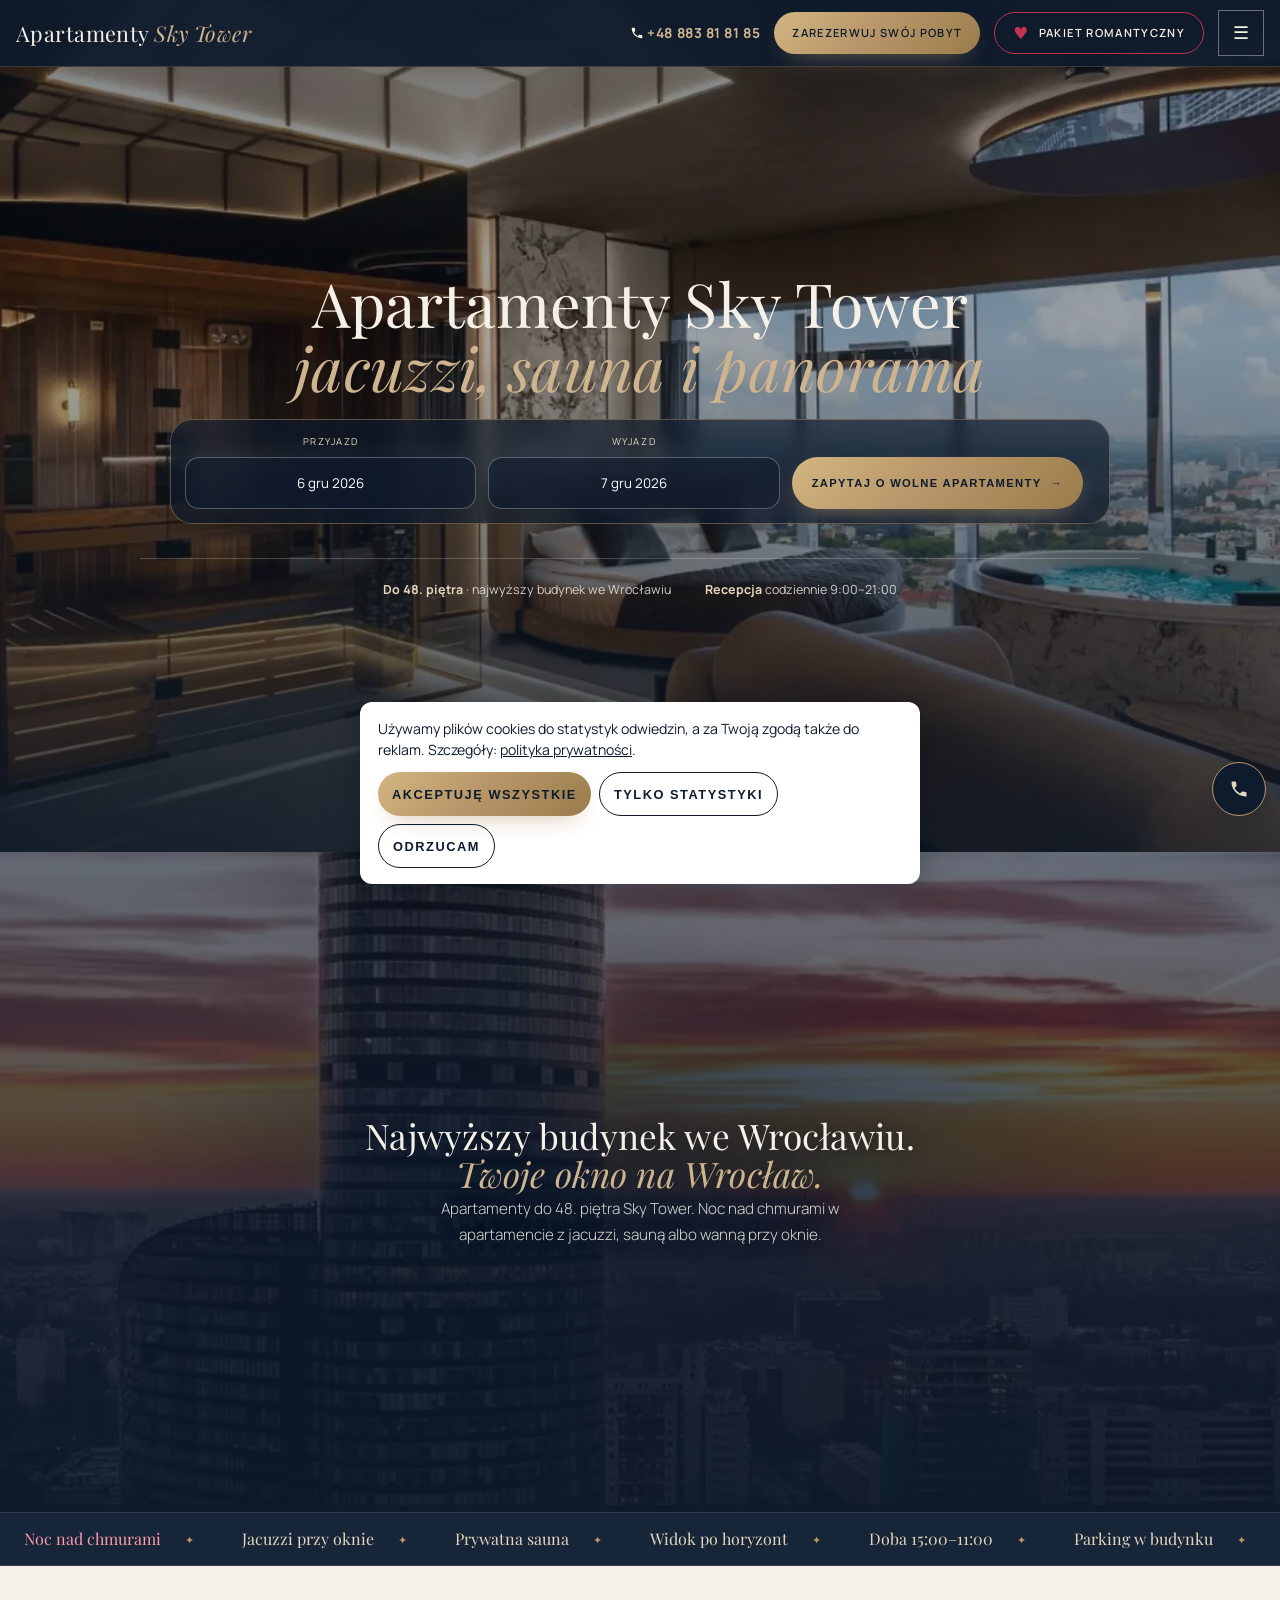
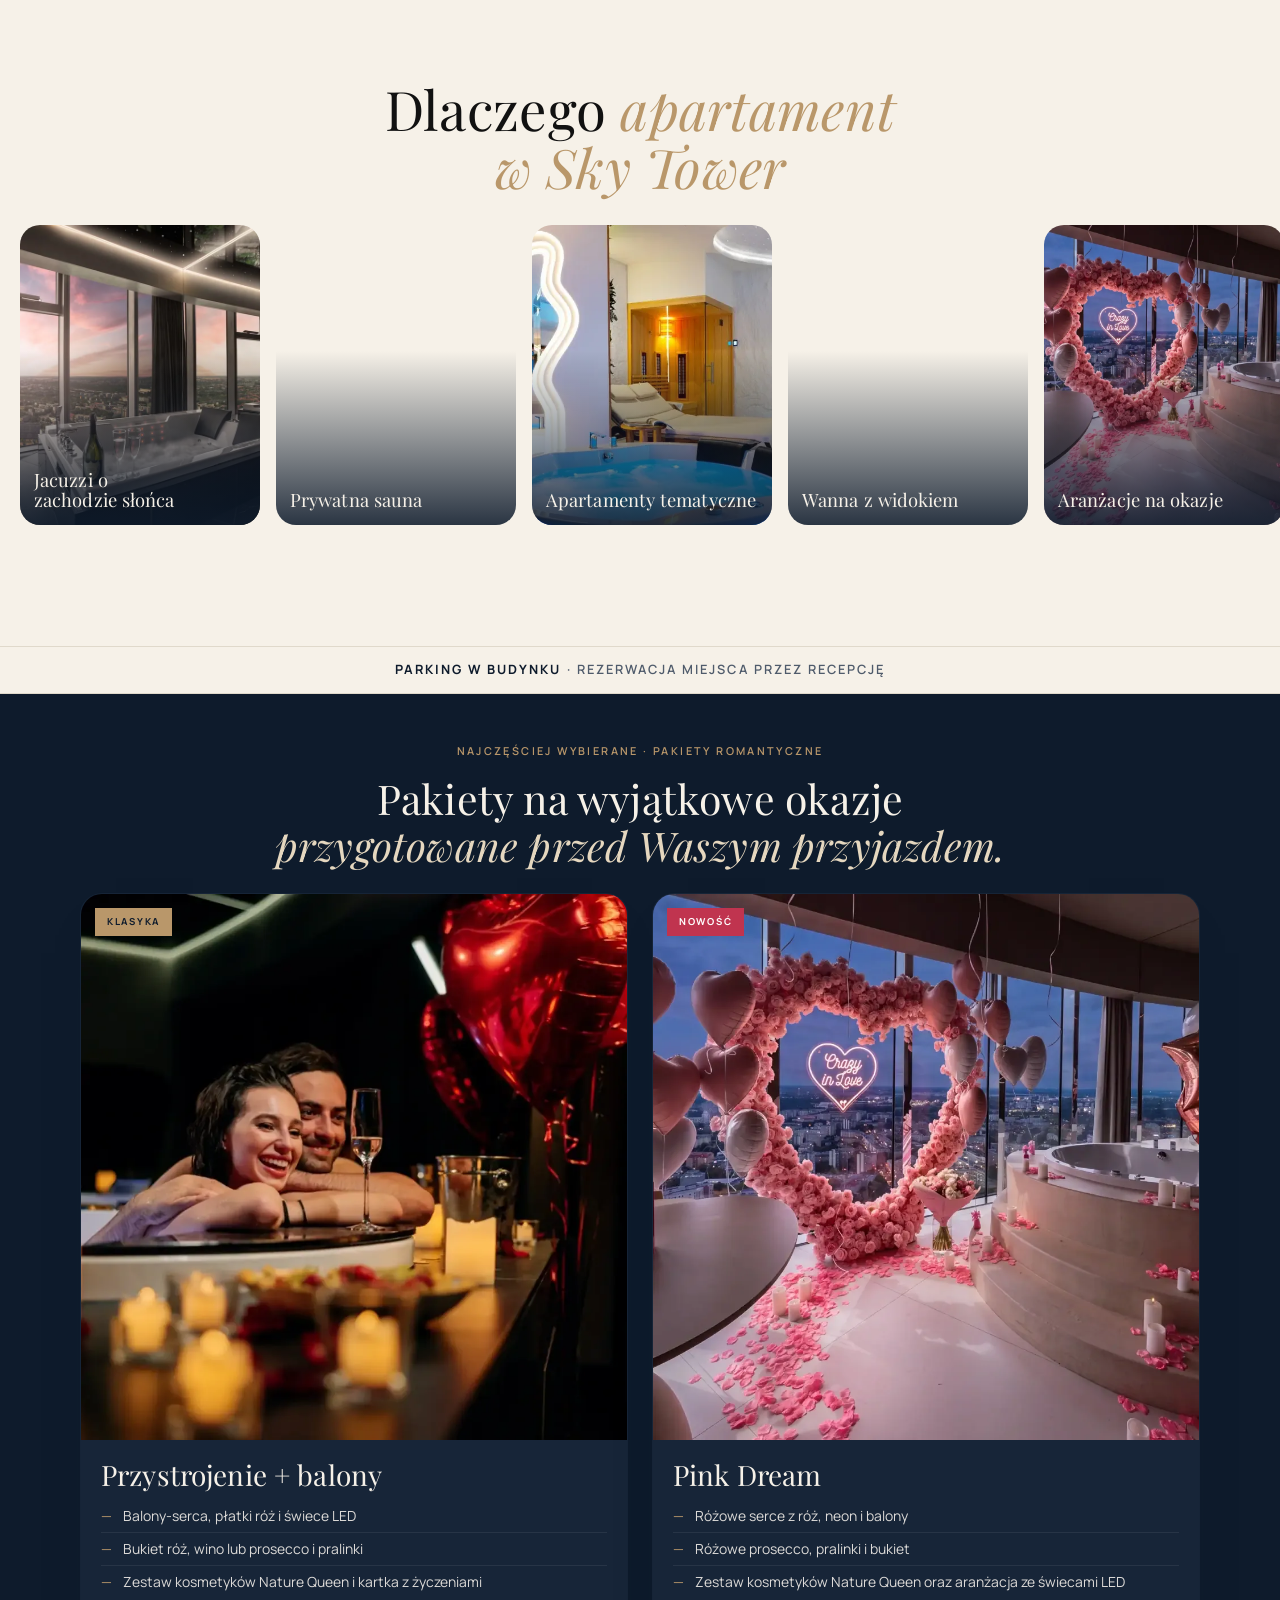
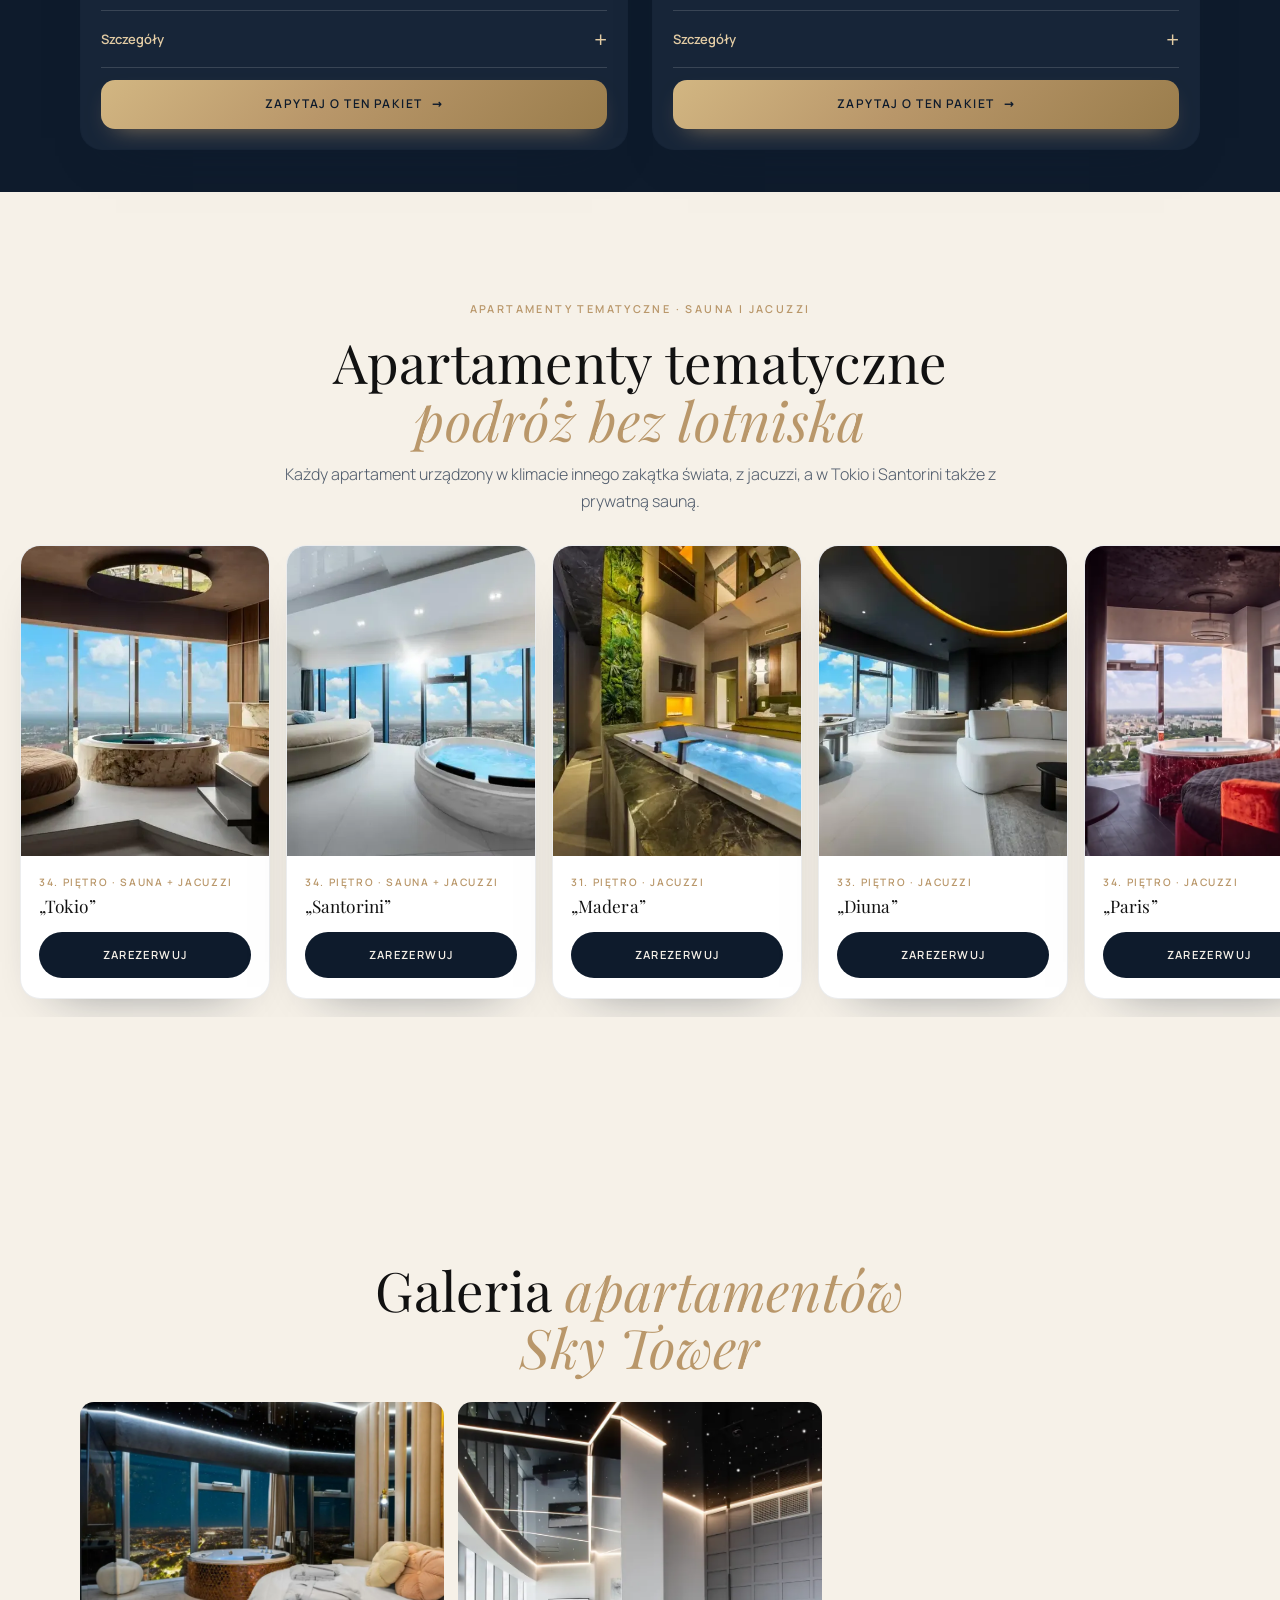
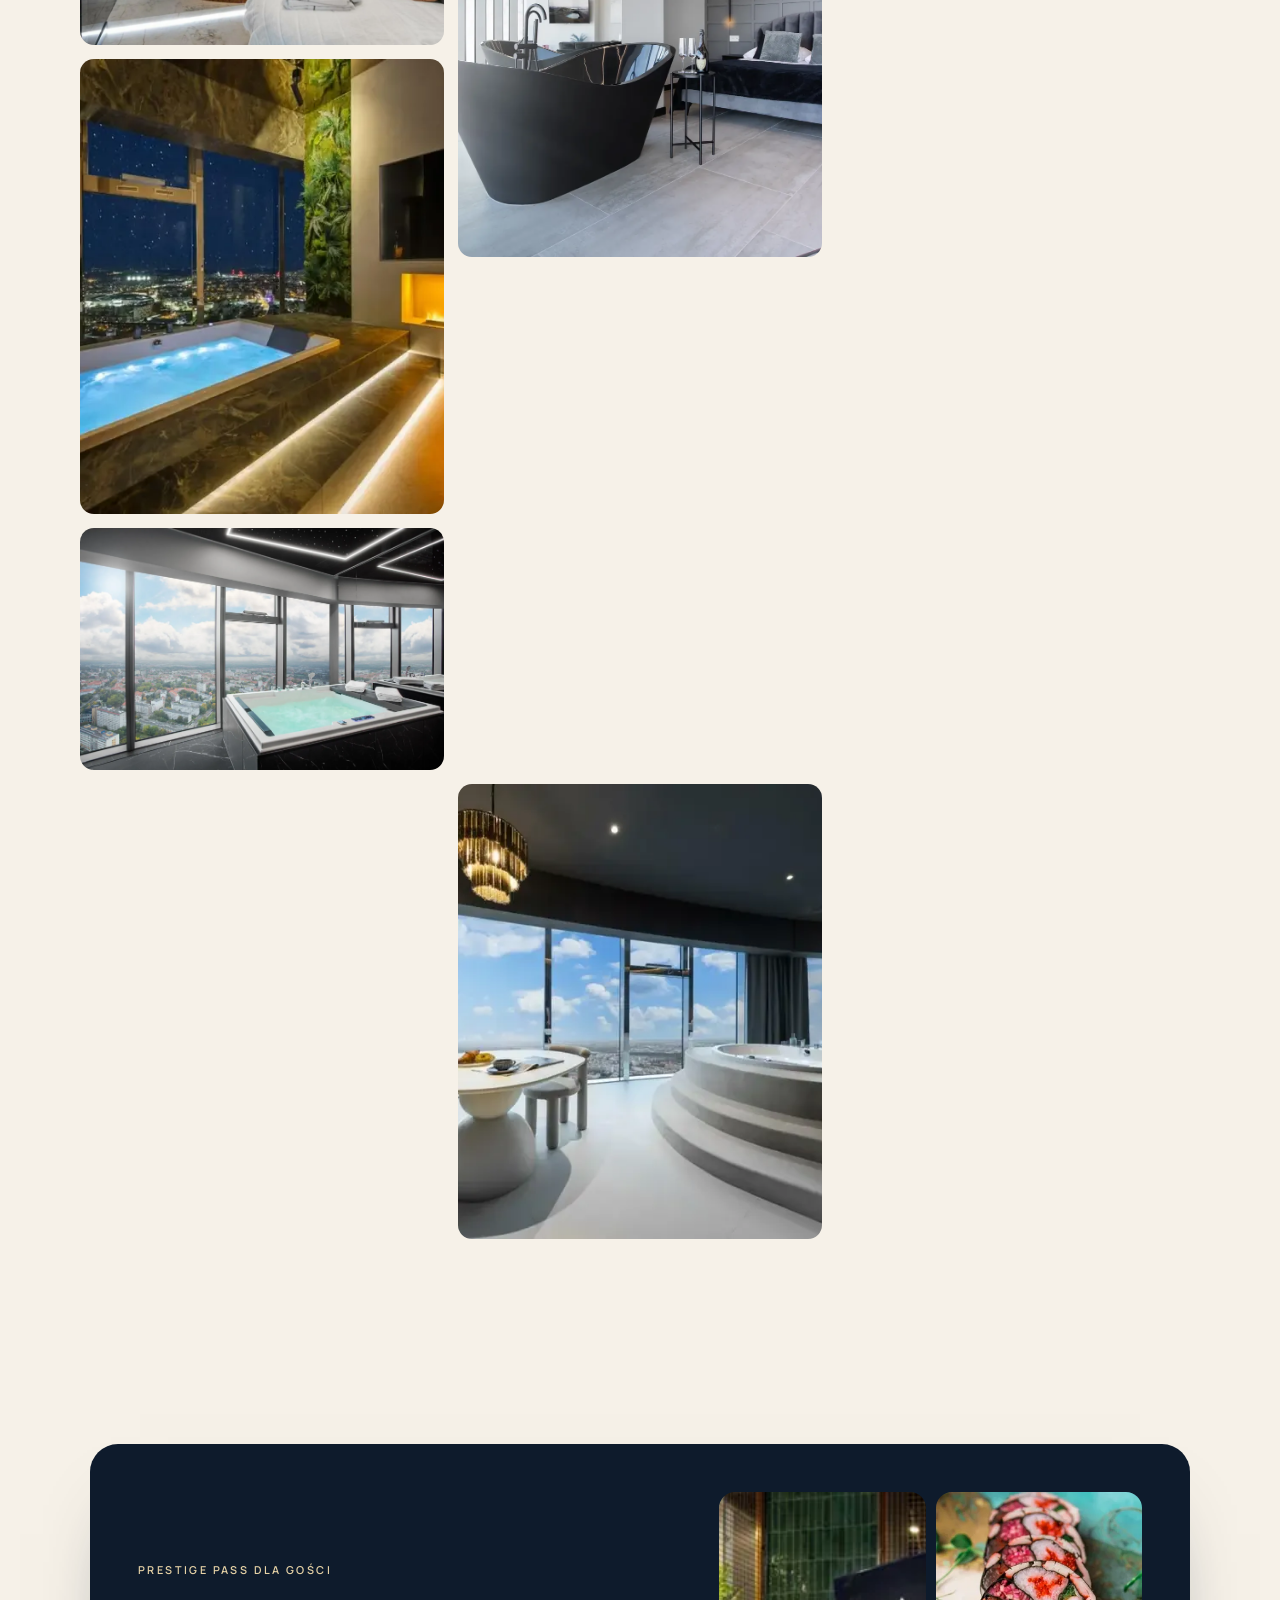
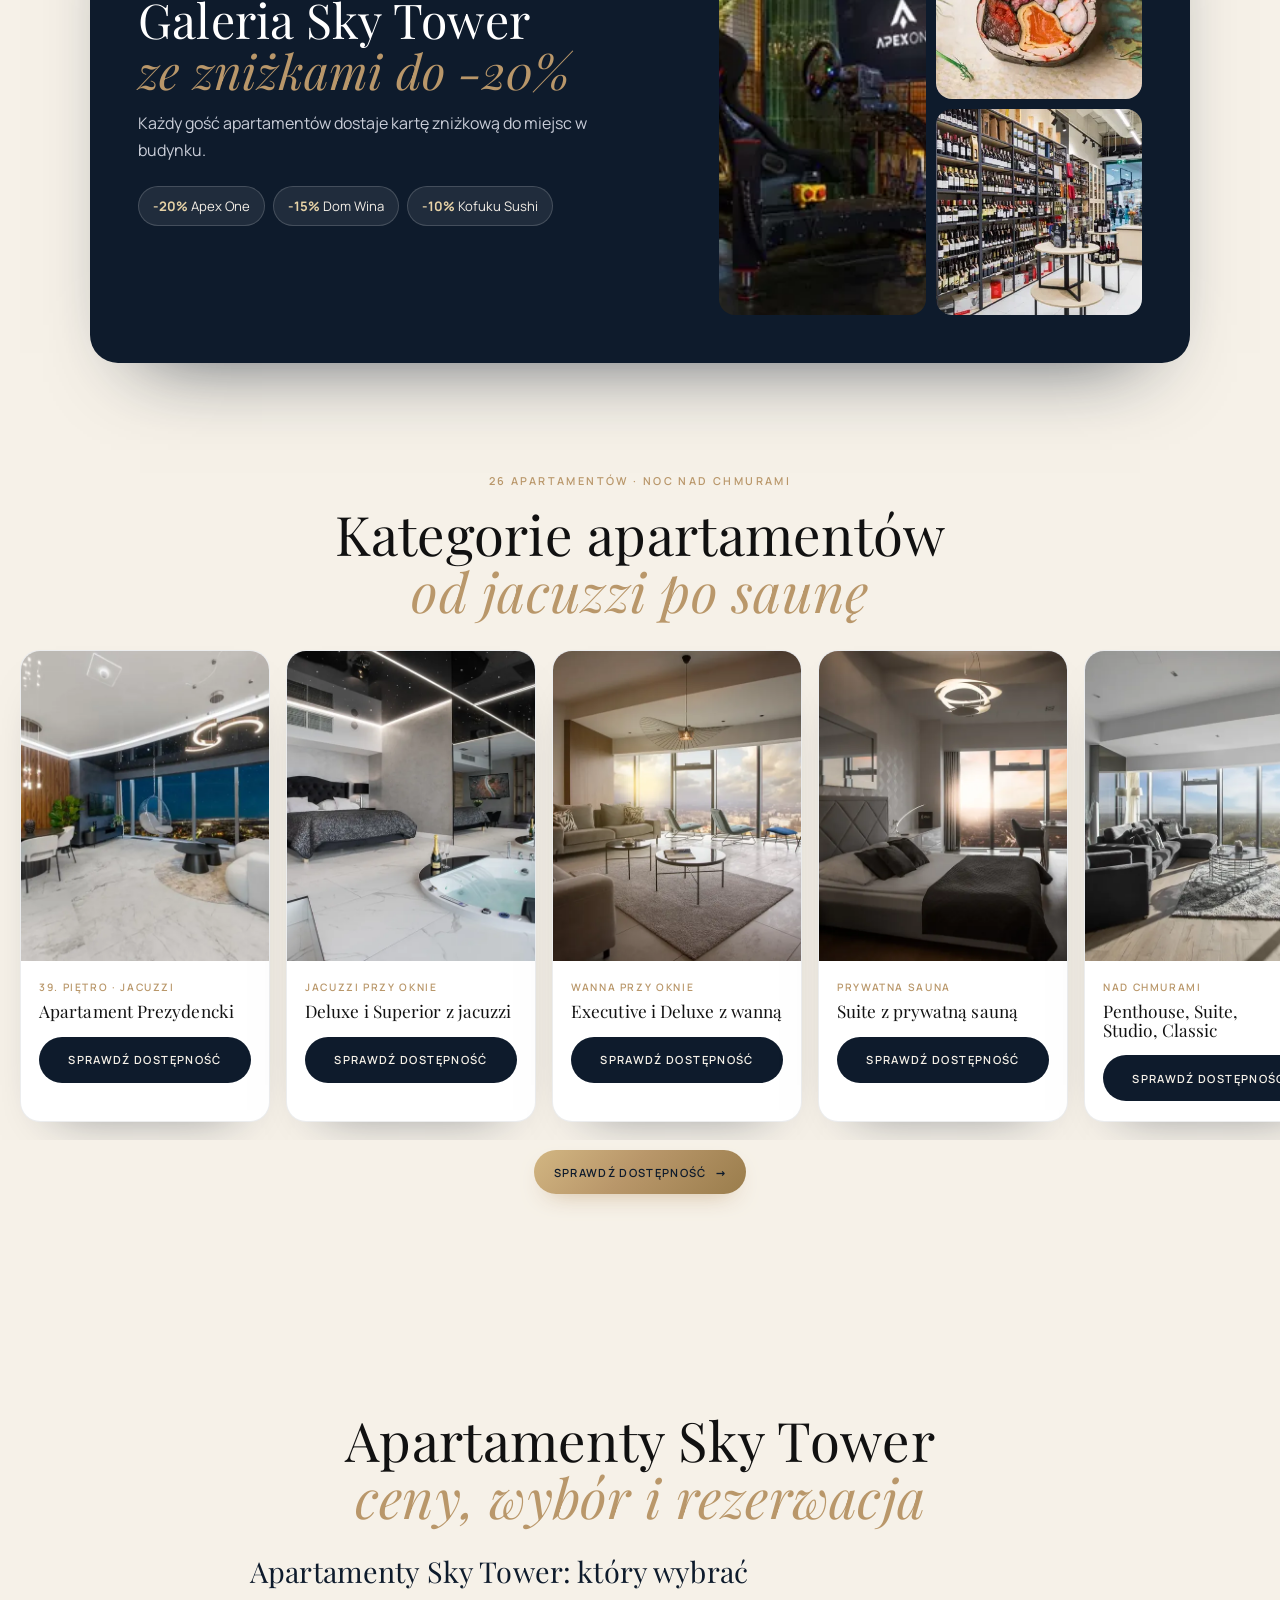
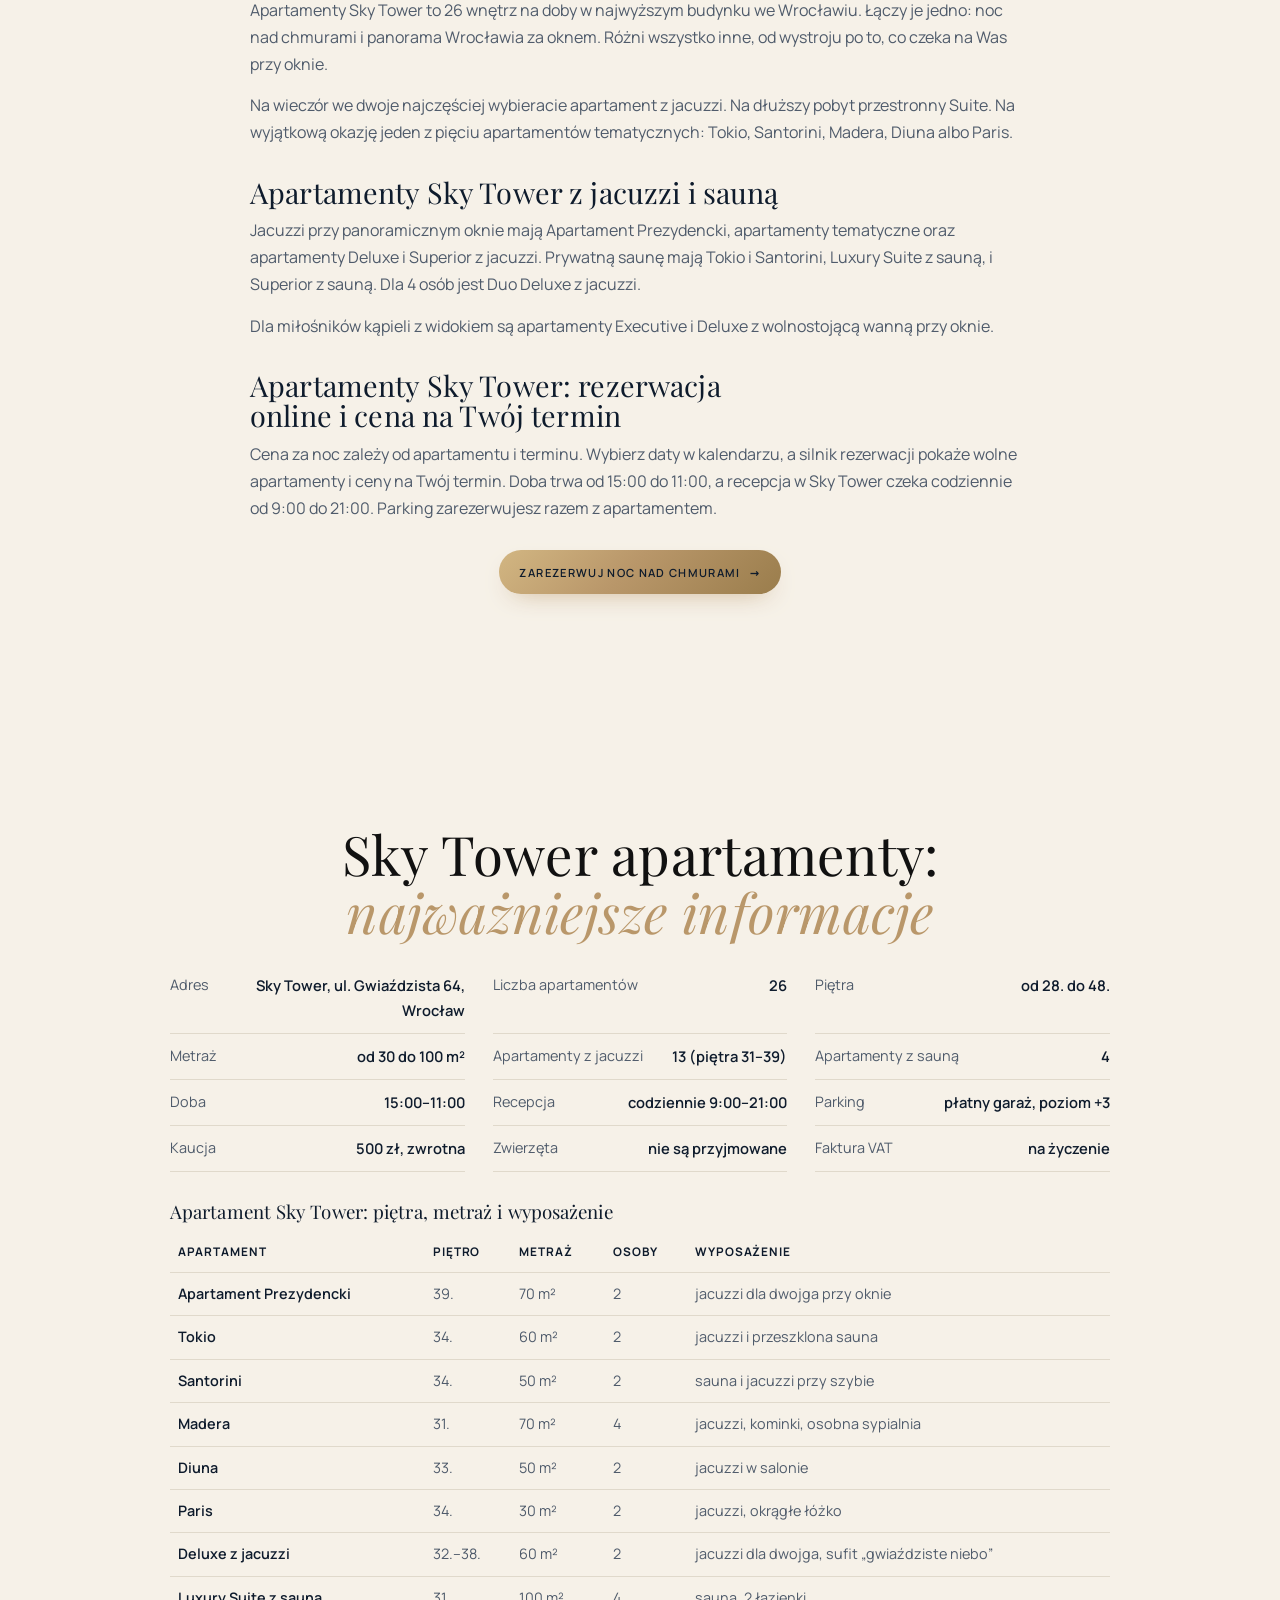
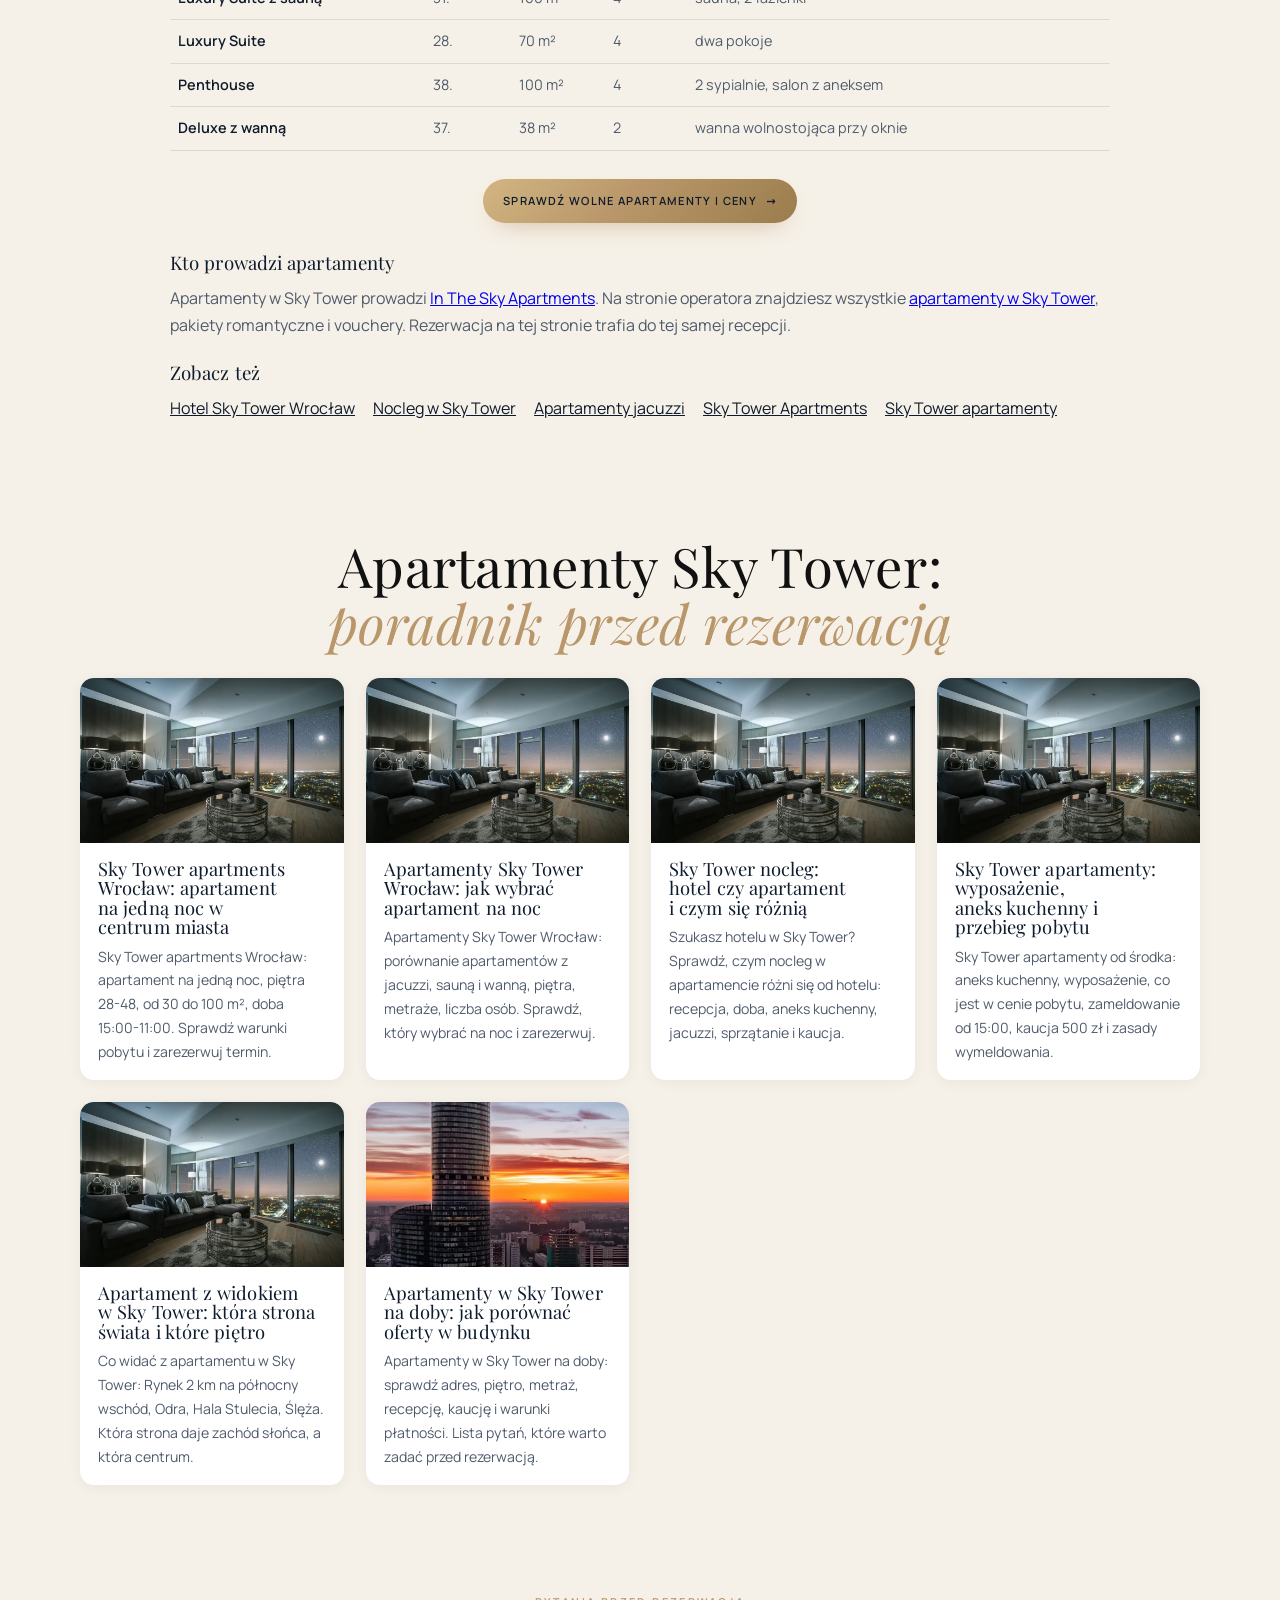
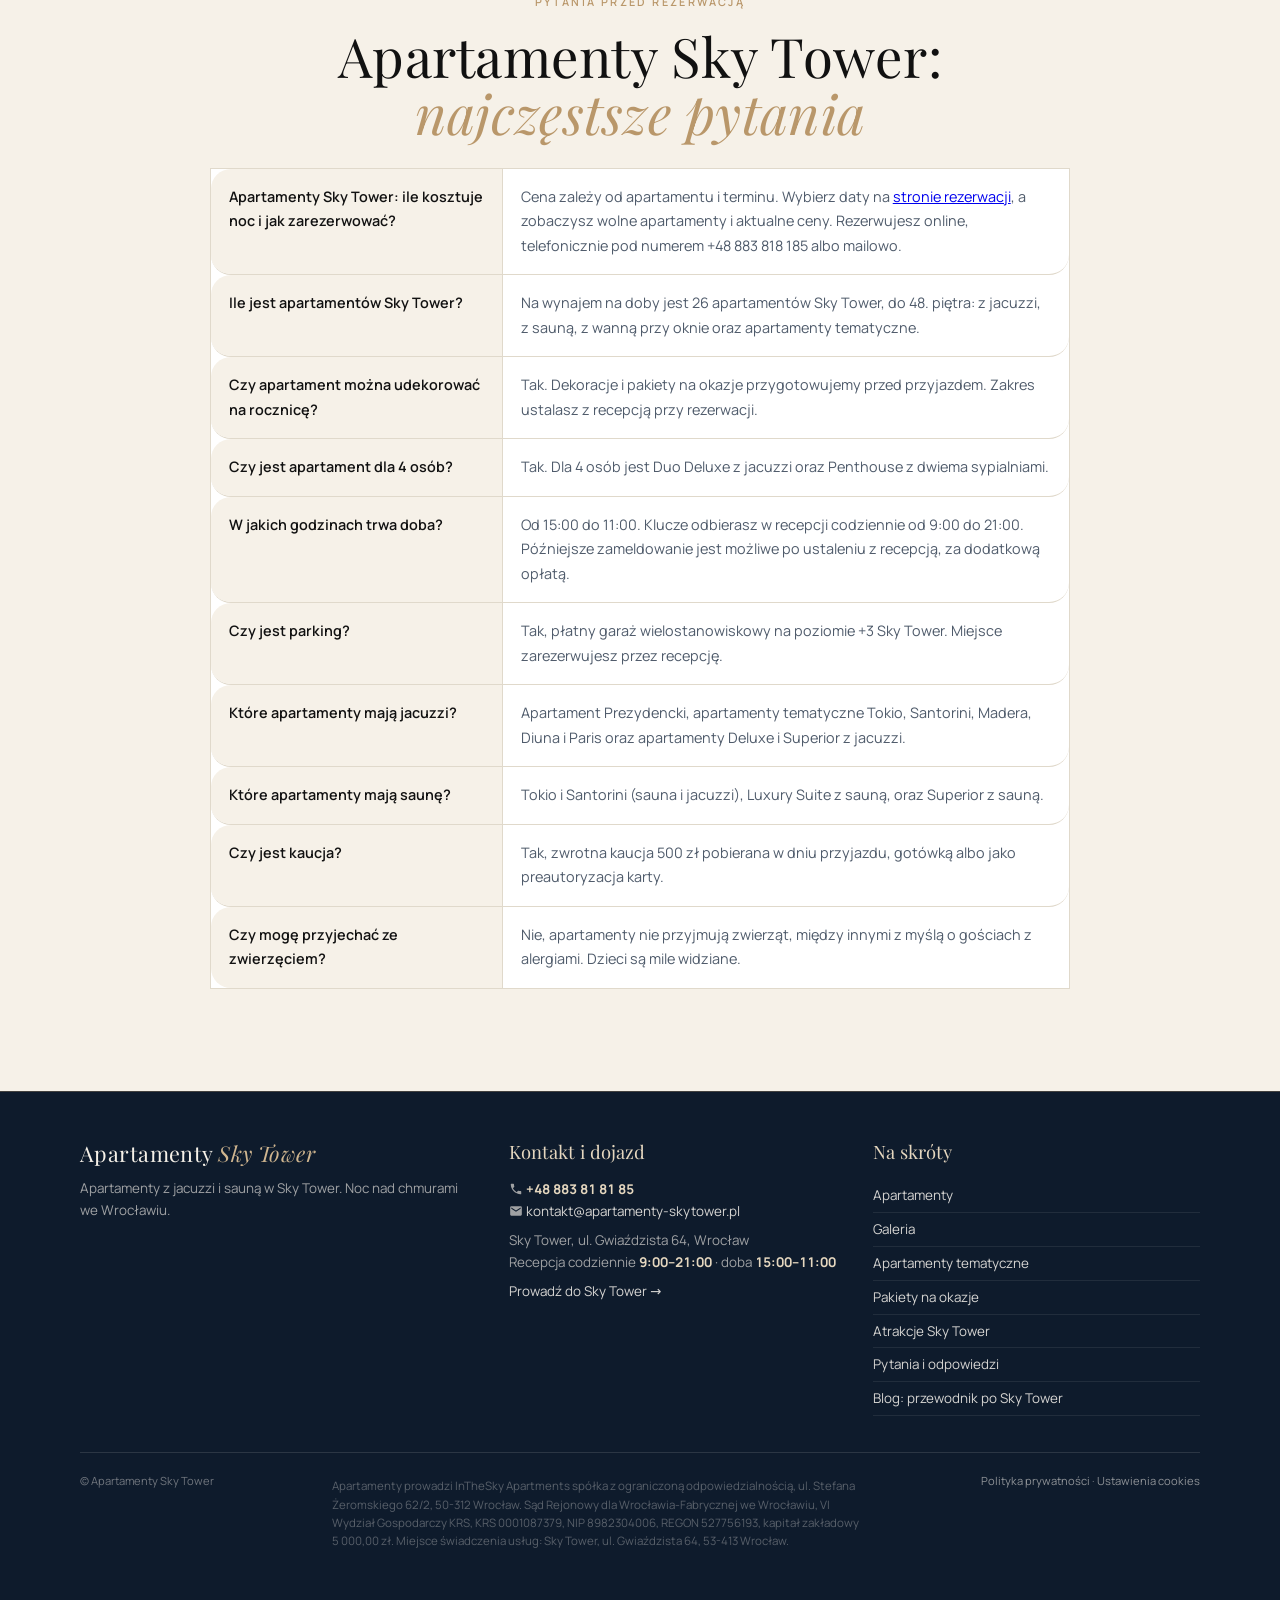
<file: index.html>
<!DOCTYPE html>
<html lang="pl">
<head>
<meta charset="utf-8"/>
<script async src="https://www.googletagmanager.com/gtag/js?id=G-RV4G81XBP1"></script>
<script>window.dataLayer=window.dataLayer||[];function gtag(){dataLayer.push(arguments);}
gtag('consent','default',{ad_storage:'denied',ad_user_data:'denied',ad_personalization:'denied',analytics_storage:'denied',functionality_storage:'granted',security_storage:'granted',wait_for_update:500});
gtag('set','ads_data_redaction',true);gtag('set','url_passthrough',true);
window.zgodaClarity=function(){if(window.clarity)return;(function(c,l,a,r,i,t,y){c[a]=c[a]||function(){(c[a].q=c[a].q||[]).push(arguments)};t=l.createElement(r);t.async=1;t.src="https://www.clarity.ms/tag/"+i;y=l.getElementsByTagName(r)[0];y.parentNode.insertBefore(t,y);})(window,document,"clarity","script","z1pkvs44yq");};
try{var c=JSON.parse(localStorage.getItem('zgoda-v1')||'null');if(c){gtag('consent','update',{analytics_storage:c.a?'granted':'denied',ad_storage:c.m?'granted':'denied',ad_user_data:c.m?'granted':'denied',ad_personalization:c.m?'granted':'denied'});if(c.a)zgodaClarity();}}catch(e){}
gtag('js',new Date());gtag('config','G-RV4G81XBP1');</script>
<script>(function(w,d,s,l,i){w[l]=w[l]||[];w[l].push({'gtm.start':new Date().getTime(),event:'gtm.js'});var f=d.getElementsByTagName(s)[0],j=d.createElement(s);j.async=true;j.src='https://www.googletagmanager.com/gtm.js?id='+i;f.parentNode.insertBefore(j,f);})(window,document,'script','dataLayer','GTM-NVNTM3CW');</script>

<meta content="width=device-width, initial-scale=1.0" name="viewport"/>
<title>Apartamenty Sky Tower Wrocław: jacuzzi, sauna, noc nad chmurami</title>
<meta name="description" content="Apartamenty Sky Tower we Wrocławiu: apartamenty z jacuzzi przy oknie, z prywatną sauną i wanną z widokiem, pięć apartamentów tematycznych. Do 48. piętra najwyższego budynku we Wrocławiu. Rezerwacja online."/>
<meta name="robots" content="index, follow, max-image-preview:large"/>
<link href="https://apartamenty-skytower.pl/" rel="canonical"/>
<meta property="og:type" content="website"/><meta property="og:locale" content="pl_PL"/>
<meta property="og:title" content="Apartamenty Sky Tower Wrocław: jacuzzi, sauna, noc nad chmurami"/><meta property="og:description" content="Apartamenty Sky Tower we Wrocławiu: apartamenty z jacuzzi przy oknie, z prywatną sauną i wanną z widokiem, pięć apartamentów tematycznych. Do 48. piętra najwyższego budynku we Wrocławiu. Rezerwacja online."/>
<meta property="og:url" content="https://apartamenty-skytower.pl/"/><meta property="og:image" content="https://apartamenty-skytower.pl/media/tokio-panorama-2000-3db37ec-1440.webp"/>
<meta name="theme-color" content="#0e1b2c"/>
<link rel="icon" href="/favicon.svg" type="image/svg+xml"/>
<link as="font" crossorigin="" href="/fonts/playfair-latin.woff2" rel="preload" type="font/woff2"/>
<link rel="preload" as="image" href="/media/tokio-panorama-2000-3db37ec-1440.webp" fetchpriority="high"/>
<link href="/style.css?v=202610221531" rel="stylesheet"/>
<script type="application/ld+json">{"@context":"https://schema.org","@graph":[{"@type":"WebSite","url":"https://apartamenty-skytower.pl/","name":"Apartamenty Sky Tower","inLanguage":"pl-PL"},{"@type":"LodgingBusiness","name":"Apartamenty Sky Tower","description":"Apartamenty Sky Tower we Wrocławiu: apartamenty z jacuzzi przy oknie, z prywatną sauną i wanną z widokiem, pięć apartamentów tematycznych. Do 48. piętra najwyższego budynku we Wrocławiu. Rezerwacja online.","url":"https://apartamenty-skytower.pl/","telephone":"+48 883 81 81 85","email":"kontakt@apartamenty-skytower.pl","checkinTime":"15:00","checkoutTime":"11:00","numberOfRooms":26,"petsAllowed":false,"image":"https://apartamenty-skytower.pl/media/tokio-panorama-2000-3db37ec-1440.webp","address":{"@type":"PostalAddress","streetAddress":"ul. Gwiaździsta 64","postalCode":"53-413","addressLocality":"Wrocław","addressCountry":"PL"},"amenityFeature":[{"@type":"LocationFeatureSpecification","name":"Jacuzzi przy oknie","value":true},{"@type":"LocationFeatureSpecification","name":"Prywatna sauna","value":true},{"@type":"LocationFeatureSpecification","name":"Parking w budynku","value":true},{"@type":"LocationFeatureSpecification","name":"Recepcja","value":true}],"parentOrganization":{"@type":"Organization","name":"In The Sky Apartments","legalName":"InTheSky Apartments sp. z o.o.","url":"https://inthesky.apartments/"},"sameAs":["https://inthesky.apartments/"]},{"@type":"FAQPage","mainEntity":[{"@type":"Question","name":"Apartamenty Sky Tower: ile kosztuje noc i jak zarezerwować?","acceptedAnswer":{"@type":"Answer","text":"Cena zależy od apartamentu i terminu. Wybierz daty na stronie rezerwacji, a zobaczysz wolne apartamenty i aktualne ceny. Rezerwujesz online, telefonicznie pod numerem +48 883 818 185 albo mailowo."}},{"@type":"Question","name":"Ile jest apartamentów Sky Tower?","acceptedAnswer":{"@type":"Answer","text":"Na wynajem na doby jest 26 apartamentów Sky Tower, do 48. piętra: z jacuzzi, z sauną, z wanną przy oknie oraz apartamenty tematyczne."}},{"@type":"Question","name":"Czy apartament można udekorować na rocznicę?","acceptedAnswer":{"@type":"Answer","text":"Tak. Dekoracje i pakiety na okazje przygotowujemy przed przyjazdem. Zakres ustalasz z recepcją przy rezerwacji."}},{"@type":"Question","name":"Czy jest apartament dla 4 osób?","acceptedAnswer":{"@type":"Answer","text":"Tak. Dla 4 osób jest Duo Deluxe z jacuzzi oraz Penthouse z dwiema sypialniami."}},{"@type":"Question","name":"W jakich godzinach trwa doba?","acceptedAnswer":{"@type":"Answer","text":"Od 15:00 do 11:00. Klucze odbierasz w recepcji codziennie od 9:00 do 21:00. Późniejsze zameldowanie jest możliwe po ustaleniu z recepcją, za dodatkową opłatą."}},{"@type":"Question","name":"Czy jest parking?","acceptedAnswer":{"@type":"Answer","text":"Tak, płatny garaż wielostanowiskowy na poziomie +3 Sky Tower. Miejsce zarezerwujesz przez recepcję."}},{"@type":"Question","name":"Które apartamenty mają jacuzzi?","acceptedAnswer":{"@type":"Answer","text":"Apartament Prezydencki, apartamenty tematyczne Tokio, Santorini, Madera, Diuna i Paris oraz apartamenty Deluxe i Superior z jacuzzi."}},{"@type":"Question","name":"Które apartamenty mają saunę?","acceptedAnswer":{"@type":"Answer","text":"Tokio i Santorini (sauna i jacuzzi), Luxury Suite z sauną, oraz Superior z sauną."}},{"@type":"Question","name":"Czy jest kaucja?","acceptedAnswer":{"@type":"Answer","text":"Tak, zwrotna kaucja 500 zł pobierana w dniu przyjazdu, gotówką albo jako preautoryzacja karty."}},{"@type":"Question","name":"Czy mogę przyjechać ze zwierzęciem?","acceptedAnswer":{"@type":"Answer","text":"Nie, apartamenty nie przyjmują zwierząt, między innymi z myślą o gościach z alergiami. Dzieci są mile widziane."}}]}]}</script>
</head>
<body>
<header class="topbar">
<a class="wordmark" href="/">Apartamenty <em>Sky Tower</em></a>
<span class="grow"></span>
<a class="top-tel" href="tel:+48883818185"><svg aria-hidden="true" class="ico" viewBox="0 0 24 24"><path d="M6.62 10.79a15.05 15.05 0 0 0 6.59 6.59l2.2-2.2a1 1 0 0 1 1.02-.24c1.12.37 2.33.57 3.57.57a1 1 0 0 1 1 1V20a1 1 0 0 1-1 1C10.85 21 3 13.15 3 4a1 1 0 0 1 1-1h3.5a1 1 0 0 1 1 1c0 1.24.2 2.45.57 3.57a1 1 0 0 1-.25 1.02l-2.2 2.2z"/></svg> <span>+48 883 81 81 85</span></a>
<a class="btn btn-gold" href="/rezerwacja/">Zarezerwuj swój pobyt</a>
<a class="btn btn-heart top-cta2" href="/" data-to="pakiety"><span class="hh">♥</span> Pakiet romantyczny</a>
<button aria-label="Otwórz menu" class="burger" data-menu-open="">☰</button>
</header>
<nav aria-label="Menu główne" class="menu" id="menu">
<button aria-label="Zamknij menu" class="close" data-menu-close="">✕</button>
<span class="eyebrow">Najczęściej wybierane</span>
<ul class="best">
<li><a href="/" data-to="pakiety"><span class="bic">♥</span><span class="btx"><b>Pakiety romantyczne</b><small>aranżacja przed Waszym przyjazdem</small></span><span class="chev">→</span></a></li>
<li><a href="/" data-to="kierunki"><span class="bic">✦</span><span class="btx"><b>Pięć kierunków świata</b><small>Tokio · Santorini · Madera · Diuna · Paris</small></span><span class="chev">→</span></a></li>
</ul>
<span class="eyebrow">Menu</span>
<ul class="plain">
<li><a href="/" data-to="apartamenty">Apartamenty</a></li><li><a href="/" data-to="galeria">Galeria</a></li><li><a href="/" data-to="kierunki">Apartamenty tematyczne</a></li><li><a href="/" data-to="pakiety">Pakiety na okazje</a></li><li><a href="/" data-to="atrakcje">Atrakcje Sky Tower</a></li><li><a href="/" data-to="faq">Pytania i odpowiedzi</a></li><li><a href="/blog/">Blog: przewodnik po Sky Tower</a></li><li><a href="/" data-to="kontakt">Kontakt i dojazd</a></li>
</ul>
<div class="mcta">
<a class="btn btn-gold" href="/rezerwacja/">Zarezerwuj swój pobyt <span class="arrow">→</span></a>
<a class="btn btn-line" href="tel:+48883818185"><svg aria-hidden="true" class="ico" viewBox="0 0 24 24"><path d="M6.62 10.79a15.05 15.05 0 0 0 6.59 6.59l2.2-2.2a1 1 0 0 1 1.02-.24c1.12.37 2.33.57 3.57.57a1 1 0 0 1 1 1V20a1 1 0 0 1-1 1C10.85 21 3 13.15 3 4a1 1 0 0 1 1-1h3.5a1 1 0 0 1 1 1c0 1.24.2 2.45.57 3.57a1 1 0 0 1-.25 1.02l-2.2 2.2z"/></svg> +48 883 81 81 85</a>
</div>
</nav>
<section class="hero" id="rezerwacja">
<div aria-hidden="true" class="slides">
<picture><img class="on" alt="Apartament Tokio: sauna, łóżko i jacuzzi z widokiem na Wrocław" decoding="async" fetchpriority="high" src="/media/tokio-panorama-2000-3db37ec-1440.webp" width="1440" height="959"/></picture><picture><img alt="Jasny salon apartamentu Luxury Suite z widokiem na miasto" decoding="async" loading="lazy" src="/media/luxury-suite-34-v2-1.webp" width="1600" height="1067"/></picture><picture><img alt="Apartament Deluxe z jacuzzi nocą, za oknem światła miasta" decoding="async" loading="lazy" src="/media/deluxe-jacuzzi-36-2.webp" width="1600" height="1067"/></picture>
</div>
<div class="wrap hero-inner">
<h1>Apartamenty Sky Tower <em>jacuzzi, sauna i panorama</em></h1>
<form aria-label="Sprawdź dostępność" class="datebar" id="datebar">
<label><span>Przyjazd</span><input id="dbFrom" required="" type="date"/></label>
<label><span>Wyjazd</span><input id="dbTo" required="" type="date"/></label>
<button class="btn btn-gold" type="submit">Zapytaj o wolne apartamenty <span class="arrow">→</span></button>
</form>
<div class="trustbar">
<span><b>Do 48. piętra</b> · najwyższy budynek we Wrocławiu</span>
<span><b>Recepcja</b> codziennie 9:00–21:00</span>
</div>
<div aria-hidden="true" class="dots"></div>
</div>
</section>
<section class="tower" id="tower">
<div class="stick">
<img class="tower-bg" src="/media/budynek-5b8540b-960.webp" width="960" height="1200" alt="Sky Tower o zachodzie słońca nad Wrocławiem" loading="lazy"/>
<div class="panel wrap">
<h2>Najwyższy budynek we Wrocławiu. <em>Twoje okno na Wrocław.</em></h2>
<p>Apartamenty do 48. piętra Sky Tower. Noc nad chmurami w apartamencie z jacuzzi, sauną albo wanną przy oknie.</p>
</div>
</div>
</section>
<div aria-hidden="true" class="marquee"><div class="marquee-track"><span><b>Noc nad chmurami</b></span><span>Jacuzzi przy oknie</span><span>Prywatna sauna</span><span>Widok po horyzont</span><span>Doba 15:00–11:00</span><span>Parking w budynku</span><span>Pakiety romantyczne</span><span><b>Noc nad chmurami</b></span><span>Jacuzzi przy oknie</span><span>Prywatna sauna</span><span>Widok po horyzont</span><span>Doba 15:00–11:00</span><span>Parking w budynku</span><span>Pakiety romantyczne</span></div></div>
<section class="sec" id="atuty">
<div class="head wrap"><h2>Dlaczego <em>apartament w Sky Tower</em></h2></div>
<div class="atuty-slider">
<a class="atut" href="/" data-to="apartamenty"><img alt="Jacuzzi przy oknie apartamentu o zachodzie słońca" decoding="async" loading="lazy" src="/media/deluxe-jacuzzi-35-2.webp" width="960" height="640"/><span class="cap"><h3>Jacuzzi o zachodzie słońca</h3></span></a><a class="atut" href="/" data-to="apartamenty"><img alt="Sypialnia apartamentu Superior z sauną przy przeszklonej ścianie" decoding="async" loading="lazy" src="/media/superior-sauna-39-v2-1.webp" width="960" height="640"/><span class="cap"><h3>Prywatna sauna</h3></span></a><a class="atut" href="/" data-to="kierunki"><img alt="Apartament Santorini z jacuzzi przy podświetlanym lustrze" decoding="async" loading="lazy" src="/media/kier-santorini-2.webp" width="800" height="533"/><span class="cap"><h3>Apartamenty tematyczne</h3></span></a><a class="atut" href="/" data-to="apartamenty"><img alt="Wanna wolnostojąca przy oknie o zachodzie słońca" decoding="async" loading="lazy" src="/media/deluxe-wanna-37-1.webp" width="960" height="640"/><span class="cap"><h3>Wanna z widokiem</h3></span></a><a class="atut" href="/" data-to="pakiety"><img alt="Różowa dekoracja z sercem i neonem w apartamencie" decoding="async" loading="lazy" src="/media/pakiet-pink-square-960.webp" width="960" height="960"/><span class="cap"><h3>Aranżacje na okazje</h3></span></a><a class="atut" href="/" data-to="tower"><img alt="Salon apartamentu nocą z widokiem na rozświetlone miasto" decoding="async" loading="lazy" src="/media/penthouse-38-2.webp" width="960" height="640"/><span class="cap"><h3>Wrocław nocą</h3></span></a>
</div>
</section>
<div class="thinstrip"><b>Parking w budynku</b> · rezerwacja miejsca przez recepcję</div>
<section class="sec dark" id="pakiety">
<div class="wrap">
<div class="head">
<span class="eyebrow">Najczęściej wybierane · pakiety romantyczne</span>
<h2>Pakiety na wyjątkowe okazje <em>przygotowane przed Waszym przyjazdem.</em></h2>
</div>
<div class="plans">
<article class="plan">
<div class="photo"><span class="ribbon gold">Klasyka</span><img alt="Jacuzzi przy świecach, czerwone balony-serca" decoding="async" loading="lazy" width="960" height="960" src="/media/pakiet-balony-square-960.webp"/></div>
<div class="plan-body">
<h3>Przystrojenie + balony</h3>
<ul class="package-brief"><li>Balony-serca, płatki róż i świece LED</li><li>Bukiet róż, wino lub prosecco i pralinki</li><li>Zestaw kosmetyków Nature Queen i kartka z życzeniami</li></ul><details class="package-expand"><summary>Szczegóły</summary><div class="package-full-description">
<b>Pakiet obejmuje:</b><ul><li>Kartka z życzeniami</li><li>Balony z helem w kształcie serca</li><li>Romantyczne przystrojenie apartamentu: płatki róż, świece LED</li><li>Bukiet 15 czerwonych róż z czerwoną kokardką</li><li>Butelka ulubionego wina lub prosecco</li><li>Pralinki Ferrero Rocher</li><li>Zestaw kosmetyków Nature Queen</li></ul>
<details class="package-conditions"><summary>Warunki i organizacja pobytu</summary><ul><li>Cały pobyt opłacasz z góry, przy rezerwacji.</li><li>Anulowanie lub niepojawienie się w dniu przyjazdu oznacza rezerwację bezzwrotną.</li><li>W dniu przyjazdu pobierana jest kaucja 500 zł, zwrotna w ciągu 7 dni roboczych po wymeldowaniu.</li></ul>
<p>Pakiet dopasujemy do Waszych preferencji, na przykład kolor balonów albo dodatkowe usługi. Napisz lub zadzwoń do recepcji: +48 883 81 81 85, kontakt@apartamenty-skytower.pl.</p></details></div></details>
<a class="btn btn-gold" href="mailto:kontakt@apartamenty-skytower.pl?subject=Pakiet%3A%20Przystrojenie%20%2B%20balony&amp;body=Dzie%C5%84%20dobry%2C%20interesuje%20mnie%20pakiet%20Przystrojenie%20%2B%20balony.%20Termin%20pobytu%3A%20">Zapytaj o ten pakiet <span class="arrow">→</span></a>
</div>
</article><article class="plan">
<div class="photo pink-full-frame"><span class="ribbon ">Nowość</span><img alt="Różowe serce z róż, neon i dekoracja przy jacuzzi" decoding="async" loading="lazy" width="960" height="960" src="/media/pakiet-pink-square-960.webp"/></div>
<div class="plan-body">
<h3>Pink Dream</h3>
<ul class="package-brief"><li>Różowe serce z róż, neon i balony</li><li>Różowe prosecco, pralinki i bukiet</li><li>Zestaw kosmetyków Nature Queen oraz aranżacja ze świecami LED</li></ul><details class="package-expand"><summary>Szczegóły</summary><div class="package-full-description">
<b>Pakiet obejmuje:</b><ul><li>Różowa aranżacja apartamentu: płatki róż, świece LED</li><li>Różowy łuk w kształcie serca wypełniony różami</li><li>Balony z helem w kształcie serca i klasyczne różowe balony</li><li>Różowe prosecco i różowe pralinki</li><li>Bukiet kwiatów w odcieniach różu</li><li>Zestaw kosmetyków Nature Queen</li><li>Neon na okno do wyboru: „Will you marry me”, „Love”, „Love is in the air”, „Wyjdziesz za mnie?”, „Happy Birthday”</li></ul>
<details class="package-conditions"><summary>Warunki i organizacja pobytu</summary><ul><li>Cały pobyt opłacasz z góry, przy rezerwacji.</li><li>Anulowanie lub niepojawienie się w dniu przyjazdu oznacza rezerwację bezzwrotną.</li><li>W dniu przyjazdu pobierana jest kaucja 500 zł, zwrotna w ciągu 7 dni roboczych po wymeldowaniu.</li></ul>
<p>Pakiet dopasujemy do Waszych preferencji, na przykład kolor balonów albo dodatkowe usługi. Napisz lub zadzwoń do recepcji: +48 883 81 81 85, kontakt@apartamenty-skytower.pl.</p></details></div></details>
<a class="btn btn-gold" href="mailto:kontakt@apartamenty-skytower.pl?subject=Pakiet%3A%20Pink%20Dream&amp;body=Dzie%C5%84%20dobry%2C%20interesuje%20mnie%20pakiet%20Pink%20Dream.%20Termin%20pobytu%3A%20">Zapytaj o ten pakiet <span class="arrow">→</span></a>
</div>
</article>
</div>
</div>
</section>
<section class="sec" id="kierunki">
<div class="head wrap">
<span class="eyebrow">Apartamenty tematyczne · sauna i jacuzzi</span>
<h2>Apartamenty tematyczne <em>podróż bez lotniska</em></h2>
<p>Każdy apartament urządzony w klimacie innego zakątka świata, z jacuzzi, a w Tokio i Santorini także z prywatną sauną.</p>
</div>
<div class="aps-slider">
<article class="ap">
<div class="photo"><img alt="Apartament Tokio: japoński klimat, sauna i jacuzzi" decoding="async" loading="lazy" src="/media/kier-tokio-2.webp" width="800" height="533"/></div>
<div class="ap-body"><span class="fl">34. piętro · sauna + jacuzzi</span><h3>„Tokio”</h3><a class="btn btn-navy" href="/rezerwacja/?obk=1004997">Zarezerwuj</a></div>
</article><article class="ap">
<div class="photo"><img alt="Apartament Santorini: biel i błękit Cyklad, sauna i jacuzzi" decoding="async" loading="lazy" src="/media/kier-santorini-1.webp" width="800" height="533"/></div>
<div class="ap-body"><span class="fl">34. piętro · sauna + jacuzzi</span><h3>„Santorini”</h3><a class="btn btn-navy" href="/rezerwacja/?obk=986613">Zarezerwuj</a></div>
</article><article class="ap">
<div class="photo"><img alt="Apartament Madera: zieleń i drewno, jacuzzi" decoding="async" loading="lazy" src="/media/kier-madera-1.webp" width="800" height="533"/></div>
<div class="ap-body"><span class="fl">31. piętro · jacuzzi</span><h3>„Madera”</h3><a class="btn btn-navy" href="/rezerwacja/?obk=994407">Zarezerwuj</a></div>
</article><article class="ap">
<div class="photo"><img alt="Apartament Diuna: pustynne barwy, jacuzzi" decoding="async" loading="lazy" src="/media/kier-diuna-1.webp" width="800" height="534"/></div>
<div class="ap-body"><span class="fl">33. piętro · jacuzzi</span><h3>„Diuna”</h3><a class="btn btn-navy" href="/rezerwacja/?obk=988843">Zarezerwuj</a></div>
</article><article class="ap">
<div class="photo"><img alt="Apartament Paris: paryska elegancja, jacuzzi" decoding="async" loading="lazy" src="/media/paris-v2-2.webp" width="960" height="640"/></div>
<div class="ap-body"><span class="fl">34. piętro · jacuzzi</span><h3>„Paris”</h3><a class="btn btn-navy" href="/rezerwacja/?obk=1004999">Zarezerwuj</a></div>
</article>
</div>
</section>
<section class="sec" id="galeria">
<div class="head wrap"><span class="eyebrow">Najciekawsze apartamenty</span><h2>Galeria <em>apartamentów Sky Tower</em></h2></div>
<div class="wrap g-grid"><a class="g-item" href="/media/prezydencki-v2-1.webp" data-alt="Apartament Prezydencki nocą: okrągłe jacuzzi przy łóżku"><img alt="Apartament Prezydencki nocą: okrągłe jacuzzi przy łóżku" decoding="async" loading="lazy" src="/media/prezydencki-v2-1.webp" width="1600" height="1067"/></a><a class="g-item" href="/media/kier-madera-3.webp" data-alt="Madera nocą: jacuzzi i kominek"><img alt="Madera nocą: jacuzzi i kominek" decoding="async" loading="lazy" src="/media/kier-madera-3.webp" width="800" height="533"/></a><a class="g-item" href="/media/deluxe-jacuzzi-33-2.webp" data-alt="Deluxe z jacuzzi w dzień: kwadratowe jacuzzi przy oknie"><img alt="Deluxe z jacuzzi w dzień: kwadratowe jacuzzi przy oknie" decoding="async" loading="lazy" src="/media/deluxe-jacuzzi-33-2.webp" width="1600" height="1067"/></a><a class="g-item" href="/media/kier-tokio-1.webp" data-alt="Tokio: sauna obok łóżka i jacuzzi przy oknie"><img alt="Tokio: sauna obok łóżka i jacuzzi przy oknie" decoding="async" loading="lazy" src="/media/kier-tokio-1.webp" width="800" height="533"/></a><a class="g-item" href="/media/executive-wanna-37-3.webp" data-alt="Executive Suite: czarna wanna wolnostojąca obok łóżka"><img alt="Executive Suite: czarna wanna wolnostojąca obok łóżka" decoding="async" loading="lazy" src="/media/executive-wanna-37-3.webp" width="1600" height="1067"/></a><a class="g-item" href="/media/duo-deluxe-38-v2-2.webp" data-alt="Duo Deluxe: jacuzzi w jasnym wnętrzu"><img alt="Duo Deluxe: jacuzzi w jasnym wnętrzu" decoding="async" loading="lazy" src="/media/duo-deluxe-38-v2-2.webp" width="1600" height="1067"/></a><a class="g-item" href="/media/superior-suite-46-v2-1.webp" data-alt="Superior Suite: jadalnia z aneksem kuchennym"><img alt="Superior Suite: jadalnia z aneksem kuchennym" decoding="async" loading="lazy" src="/media/superior-suite-46-v2-1.webp" width="1600" height="1067"/></a><a class="g-item" href="/media/kier-diuna-3.webp" data-alt="Diuna: jasny salon z widokiem na miasto"><img alt="Diuna: jasny salon z widokiem na miasto" decoding="async" loading="lazy" src="/media/kier-diuna-3.webp" width="800" height="533"/></a><a class="g-item" href="/media/deluxe-jacuzzi-rynek-v2-1.webp" data-alt="Deluxe z jacuzzi i widokiem na Rynek: sypialnia o zmierzchu"><img alt="Deluxe z jacuzzi i widokiem na Rynek: sypialnia o zmierzchu" decoding="async" loading="lazy" src="/media/deluxe-jacuzzi-rynek-v2-1.webp" width="1600" height="1067"/></a><a class="g-item" href="/media/superior-jacuzzi-32-1.webp" data-alt="Superior z jacuzzi: okrągłe jacuzzi obok łóżka"><img alt="Superior z jacuzzi: okrągłe jacuzzi obok łóżka" decoding="async" loading="lazy" src="/media/superior-jacuzzi-32-1.webp" width="1600" height="1067"/></a><a class="g-item" href="/media/deluxe-suite-29-v2-2.webp" data-alt="Deluxe Suite: wiszący fotel przy oknie"><img alt="Deluxe Suite: wiszący fotel przy oknie" decoding="async" loading="lazy" src="/media/deluxe-suite-29-v2-2.webp" width="1600" height="1067"/></a><a class="g-item" href="/media/executive-suite-v2-2.webp" data-alt="Executive Suite: jasny salon z sofą"><img alt="Executive Suite: jasny salon z sofą" decoding="async" loading="lazy" src="/media/executive-suite-v2-2.webp" width="1600" height="1067"/></a></div>
</section>
<section class="sec" id="atrakcje">
<div class="wrap">
<div class="atr-teaser">
<div>
<span class="eyebrow">Prestige Pass dla gości</span>
<h2>Galeria Sky Tower <em>ze zniżkami do -20%</em></h2>
<p>Każdy gość apartamentów dostaje kartę zniżkową do miejsc w budynku.</p>
<div class="atr-deals"><span><b>-20%</b> Apex One</span><span><b>-15%</b> Dom Wina</span><span><b>-10%</b> Kofuku Sushi</span></div>
</div>
<div class="atr-pics">
<img alt="Apex One: symulatory wyścigowe w Sky Tower" loading="lazy" src="/media/apex.webp" width="520" height="303"/>
<img alt="Kofuku Sushi w Sky Tower" loading="lazy" src="/media/kofuku.webp" width="520" height="337"/>
<img alt="Dom Wina w Sky Tower" loading="lazy" src="/media/dom-wina.webp" width="520" height="337"/>
</div>
</div>
</div>
</section>
<section class="sec" id="apartamenty" style="padding-top:0">
<div class="head wrap">
<span class="eyebrow">26 apartamentów · noc nad chmurami</span>
<h2>Kategorie apartamentów <em>od jacuzzi po saunę</em></h2>
</div>
<div class="aps-slider">
<article class="ap">
<div class="photo"><img alt="Apartament Prezydencki z jacuzzi" decoding="async" loading="lazy" src="/media/prezydencki-v2-3.webp" width="960" height="640"/></div>
<div class="ap-body"><span class="fl">39. piętro · jacuzzi</span><h3>Apartament Prezydencki</h3><a class="btn btn-navy" href="/rezerwacja/">Sprawdź dostępność</a></div>
</article><article class="ap">
<div class="photo"><img alt="Apartament Deluxe z jacuzzi przy oknie" decoding="async" loading="lazy" src="/media/deluxe-jacuzzi-37-3.webp" width="960" height="640"/></div>
<div class="ap-body"><span class="fl">jacuzzi przy oknie</span><h3>Deluxe i Superior z jacuzzi</h3><a class="btn btn-navy" href="/rezerwacja/">Sprawdź dostępność</a></div>
</article><article class="ap">
<div class="photo"><img alt="Apartament z wanną przy oknie" decoding="async" loading="lazy" src="/media/deluxe-wanna-28-1.webp" width="960" height="640"/></div>
<div class="ap-body"><span class="fl">wanna przy oknie</span><h3>Executive i Deluxe z wanną</h3><a class="btn btn-navy" href="/rezerwacja/">Sprawdź dostępność</a></div>
</article><article class="ap">
<div class="photo"><img alt="Apartament Luxury Suite z sauną" decoding="async" loading="lazy" src="/media/luxury-suite-sauna-31-3.webp" width="960" height="640"/></div>
<div class="ap-body"><span class="fl">prywatna sauna</span><h3>Suite z prywatną sauną</h3><a class="btn btn-navy" href="/rezerwacja/">Sprawdź dostępność</a></div>
</article><article class="ap">
<div class="photo"><img alt="Apartament z widokiem na miasto" decoding="async" loading="lazy" src="/media/penthouse-38-1.webp" width="960" height="640"/></div>
<div class="ap-body"><span class="fl">nad chmurami</span><h3>Penthouse, Suite, Studio, Classic</h3><a class="btn btn-navy" href="/rezerwacja/">Sprawdź dostępność</a></div>
</article>
</div>
<p style="text-align:center;margin-top:10px"><a class="btn btn-gold" href="/rezerwacja/">Sprawdź dostępność <span class="arrow">→</span></a></p>
</section>
<section class="sec seo" id="o-sky-tower">
<div class="wrap seo-txt"><h2>Apartamenty Sky Tower <em>ceny, wybór i rezerwacja</em></h2><h3>Apartamenty Sky Tower: który wybrać</h3><p>Apartamenty Sky Tower to 26 wnętrz na doby w najwyższym budynku we Wrocławiu. Łączy je jedno: noc nad chmurami i panorama Wrocławia za oknem. Różni wszystko inne, od wystroju po to, co czeka na Was przy oknie.</p><p>Na wieczór we dwoje najczęściej wybieracie apartament z jacuzzi. Na dłuższy pobyt przestronny Suite. Na wyjątkową okazję jeden z pięciu apartamentów tematycznych: Tokio, Santorini, Madera, Diuna albo Paris.</p><h3>Apartamenty Sky Tower z jacuzzi i sauną</h3><p>Jacuzzi przy panoramicznym oknie mają Apartament Prezydencki, apartamenty tematyczne oraz apartamenty Deluxe i Superior z jacuzzi. Prywatną saunę mają Tokio i Santorini, Luxury Suite z sauną, i Superior z sauną. Dla 4 osób jest Duo Deluxe z jacuzzi.</p><p>Dla miłośników kąpieli z widokiem są apartamenty Executive i Deluxe z wolnostojącą wanną przy oknie.</p><h3>Apartamenty Sky Tower: rezerwacja online i cena na Twój termin</h3><p>Cena za noc zależy od apartamentu i terminu. Wybierz daty w kalendarzu, a silnik rezerwacji pokaże wolne apartamenty i ceny na Twój termin. Doba trwa od 15:00 do 11:00, a recepcja w Sky Tower czeka codziennie od 9:00 do 21:00. Parking zarezerwujesz razem z apartamentem.</p>
<p class="seo-cta"><a class="btn btn-gold" href="/rezerwacja/">Zarezerwuj noc nad chmurami <span class="arrow">→</span></a></p></div>
</section>
<section class="sec" id="powiazane" data-v="2" style="padding-bottom:0"><div class="wrap" style="max-width:980px">
<h2 style="text-align:center;margin-bottom:22px">Sky Tower apartamenty: <em>najważniejsze informacje</em></h2>
<dl style="display:grid;grid-template-columns:repeat(auto-fit,minmax(250px,1fr));gap:0 28px;margin:0"><div style="display:flex;justify-content:space-between;gap:16px;padding:10px 0;border-bottom:1px solid var(--line)"><dt style="color:var(--ink-soft);font-size:.9rem">Adres</dt><dd style="margin:0;color:var(--navy);font-weight:600;text-align:right;font-size:.92rem">Sky Tower, ul. Gwiaździsta 64, Wrocław</dd></div><div style="display:flex;justify-content:space-between;gap:16px;padding:10px 0;border-bottom:1px solid var(--line)"><dt style="color:var(--ink-soft);font-size:.9rem">Liczba apartamentów</dt><dd style="margin:0;color:var(--navy);font-weight:600;text-align:right;font-size:.92rem">26</dd></div><div style="display:flex;justify-content:space-between;gap:16px;padding:10px 0;border-bottom:1px solid var(--line)"><dt style="color:var(--ink-soft);font-size:.9rem">Piętra</dt><dd style="margin:0;color:var(--navy);font-weight:600;text-align:right;font-size:.92rem">od 28. do 48.</dd></div><div style="display:flex;justify-content:space-between;gap:16px;padding:10px 0;border-bottom:1px solid var(--line)"><dt style="color:var(--ink-soft);font-size:.9rem">Metraż</dt><dd style="margin:0;color:var(--navy);font-weight:600;text-align:right;font-size:.92rem">od 30 do 100 m²</dd></div><div style="display:flex;justify-content:space-between;gap:16px;padding:10px 0;border-bottom:1px solid var(--line)"><dt style="color:var(--ink-soft);font-size:.9rem">Apartamenty z jacuzzi</dt><dd style="margin:0;color:var(--navy);font-weight:600;text-align:right;font-size:.92rem">13 (piętra 31–39)</dd></div><div style="display:flex;justify-content:space-between;gap:16px;padding:10px 0;border-bottom:1px solid var(--line)"><dt style="color:var(--ink-soft);font-size:.9rem">Apartamenty z sauną</dt><dd style="margin:0;color:var(--navy);font-weight:600;text-align:right;font-size:.92rem">4</dd></div><div style="display:flex;justify-content:space-between;gap:16px;padding:10px 0;border-bottom:1px solid var(--line)"><dt style="color:var(--ink-soft);font-size:.9rem">Doba</dt><dd style="margin:0;color:var(--navy);font-weight:600;text-align:right;font-size:.92rem">15:00–11:00</dd></div><div style="display:flex;justify-content:space-between;gap:16px;padding:10px 0;border-bottom:1px solid var(--line)"><dt style="color:var(--ink-soft);font-size:.9rem">Recepcja</dt><dd style="margin:0;color:var(--navy);font-weight:600;text-align:right;font-size:.92rem">codziennie 9:00–21:00</dd></div><div style="display:flex;justify-content:space-between;gap:16px;padding:10px 0;border-bottom:1px solid var(--line)"><dt style="color:var(--ink-soft);font-size:.9rem">Parking</dt><dd style="margin:0;color:var(--navy);font-weight:600;text-align:right;font-size:.92rem">płatny garaż, poziom +3</dd></div><div style="display:flex;justify-content:space-between;gap:16px;padding:10px 0;border-bottom:1px solid var(--line)"><dt style="color:var(--ink-soft);font-size:.9rem">Kaucja</dt><dd style="margin:0;color:var(--navy);font-weight:600;text-align:right;font-size:.92rem">500 zł, zwrotna</dd></div><div style="display:flex;justify-content:space-between;gap:16px;padding:10px 0;border-bottom:1px solid var(--line)"><dt style="color:var(--ink-soft);font-size:.9rem">Zwierzęta</dt><dd style="margin:0;color:var(--navy);font-weight:600;text-align:right;font-size:.92rem">nie są przyjmowane</dd></div><div style="display:flex;justify-content:space-between;gap:16px;padding:10px 0;border-bottom:1px solid var(--line)"><dt style="color:var(--ink-soft);font-size:.9rem">Faktura VAT</dt><dd style="margin:0;color:var(--navy);font-weight:600;text-align:right;font-size:.92rem">na życzenie</dd></div></dl>
<h3 style="color:var(--navy);margin:30px 0 12px">Apartament Sky Tower: piętra, metraż i wyposażenie</h3>
<div style="overflow-x:auto"><table style="width:100%;border-collapse:collapse;font-size:.9rem;min-width:560px"><thead><tr><th style="text-align:left;padding:9px 8px;border-bottom:1px solid var(--line);color:var(--navy);font-size:.74rem;letter-spacing:.08em;text-transform:uppercase">Apartament</th><th style="text-align:left;padding:9px 8px;border-bottom:1px solid var(--line);color:var(--navy);font-size:.74rem;letter-spacing:.08em;text-transform:uppercase">Piętro</th><th style="text-align:left;padding:9px 8px;border-bottom:1px solid var(--line);color:var(--navy);font-size:.74rem;letter-spacing:.08em;text-transform:uppercase">Metraż</th><th style="text-align:left;padding:9px 8px;border-bottom:1px solid var(--line);color:var(--navy);font-size:.74rem;letter-spacing:.08em;text-transform:uppercase">Osoby</th><th style="text-align:left;padding:9px 8px;border-bottom:1px solid var(--line);color:var(--navy);font-size:.74rem;letter-spacing:.08em;text-transform:uppercase">Wyposażenie</th></tr></thead><tbody><tr><td style="text-align:left;padding:9px 8px;border-bottom:1px solid var(--line);color:var(--navy);font-weight:600">Apartament Prezydencki</td><td style="text-align:left;padding:9px 8px;border-bottom:1px solid var(--line);color:var(--ink-soft)">39.</td><td style="text-align:left;padding:9px 8px;border-bottom:1px solid var(--line);color:var(--ink-soft)">70 m²</td><td style="text-align:left;padding:9px 8px;border-bottom:1px solid var(--line);color:var(--ink-soft)">2</td><td style="text-align:left;padding:9px 8px;border-bottom:1px solid var(--line);color:var(--ink-soft)">jacuzzi dla dwojga przy oknie</td></tr><tr><td style="text-align:left;padding:9px 8px;border-bottom:1px solid var(--line);color:var(--navy);font-weight:600">Tokio</td><td style="text-align:left;padding:9px 8px;border-bottom:1px solid var(--line);color:var(--ink-soft)">34.</td><td style="text-align:left;padding:9px 8px;border-bottom:1px solid var(--line);color:var(--ink-soft)">60 m²</td><td style="text-align:left;padding:9px 8px;border-bottom:1px solid var(--line);color:var(--ink-soft)">2</td><td style="text-align:left;padding:9px 8px;border-bottom:1px solid var(--line);color:var(--ink-soft)">jacuzzi i przeszklona sauna</td></tr><tr><td style="text-align:left;padding:9px 8px;border-bottom:1px solid var(--line);color:var(--navy);font-weight:600">Santorini</td><td style="text-align:left;padding:9px 8px;border-bottom:1px solid var(--line);color:var(--ink-soft)">34.</td><td style="text-align:left;padding:9px 8px;border-bottom:1px solid var(--line);color:var(--ink-soft)">50 m²</td><td style="text-align:left;padding:9px 8px;border-bottom:1px solid var(--line);color:var(--ink-soft)">2</td><td style="text-align:left;padding:9px 8px;border-bottom:1px solid var(--line);color:var(--ink-soft)">sauna i jacuzzi przy szybie</td></tr><tr><td style="text-align:left;padding:9px 8px;border-bottom:1px solid var(--line);color:var(--navy);font-weight:600">Madera</td><td style="text-align:left;padding:9px 8px;border-bottom:1px solid var(--line);color:var(--ink-soft)">31.</td><td style="text-align:left;padding:9px 8px;border-bottom:1px solid var(--line);color:var(--ink-soft)">70 m²</td><td style="text-align:left;padding:9px 8px;border-bottom:1px solid var(--line);color:var(--ink-soft)">4</td><td style="text-align:left;padding:9px 8px;border-bottom:1px solid var(--line);color:var(--ink-soft)">jacuzzi, kominki, osobna sypialnia</td></tr><tr><td style="text-align:left;padding:9px 8px;border-bottom:1px solid var(--line);color:var(--navy);font-weight:600">Diuna</td><td style="text-align:left;padding:9px 8px;border-bottom:1px solid var(--line);color:var(--ink-soft)">33.</td><td style="text-align:left;padding:9px 8px;border-bottom:1px solid var(--line);color:var(--ink-soft)">50 m²</td><td style="text-align:left;padding:9px 8px;border-bottom:1px solid var(--line);color:var(--ink-soft)">2</td><td style="text-align:left;padding:9px 8px;border-bottom:1px solid var(--line);color:var(--ink-soft)">jacuzzi w salonie</td></tr><tr><td style="text-align:left;padding:9px 8px;border-bottom:1px solid var(--line);color:var(--navy);font-weight:600">Paris</td><td style="text-align:left;padding:9px 8px;border-bottom:1px solid var(--line);color:var(--ink-soft)">34.</td><td style="text-align:left;padding:9px 8px;border-bottom:1px solid var(--line);color:var(--ink-soft)">30 m²</td><td style="text-align:left;padding:9px 8px;border-bottom:1px solid var(--line);color:var(--ink-soft)">2</td><td style="text-align:left;padding:9px 8px;border-bottom:1px solid var(--line);color:var(--ink-soft)">jacuzzi, okrągłe łóżko</td></tr><tr><td style="text-align:left;padding:9px 8px;border-bottom:1px solid var(--line);color:var(--navy);font-weight:600">Deluxe z jacuzzi</td><td style="text-align:left;padding:9px 8px;border-bottom:1px solid var(--line);color:var(--ink-soft)">32.–38.</td><td style="text-align:left;padding:9px 8px;border-bottom:1px solid var(--line);color:var(--ink-soft)">60 m²</td><td style="text-align:left;padding:9px 8px;border-bottom:1px solid var(--line);color:var(--ink-soft)">2</td><td style="text-align:left;padding:9px 8px;border-bottom:1px solid var(--line);color:var(--ink-soft)">jacuzzi dla dwojga, sufit „gwiaździste niebo”</td></tr><tr><td style="text-align:left;padding:9px 8px;border-bottom:1px solid var(--line);color:var(--navy);font-weight:600">Luxury Suite z sauną</td><td style="text-align:left;padding:9px 8px;border-bottom:1px solid var(--line);color:var(--ink-soft)">31.</td><td style="text-align:left;padding:9px 8px;border-bottom:1px solid var(--line);color:var(--ink-soft)">100 m²</td><td style="text-align:left;padding:9px 8px;border-bottom:1px solid var(--line);color:var(--ink-soft)">4</td><td style="text-align:left;padding:9px 8px;border-bottom:1px solid var(--line);color:var(--ink-soft)">sauna, 2 łazienki</td></tr><tr><td style="text-align:left;padding:9px 8px;border-bottom:1px solid var(--line);color:var(--navy);font-weight:600">Luxury Suite</td><td style="text-align:left;padding:9px 8px;border-bottom:1px solid var(--line);color:var(--ink-soft)">28.</td><td style="text-align:left;padding:9px 8px;border-bottom:1px solid var(--line);color:var(--ink-soft)">70 m²</td><td style="text-align:left;padding:9px 8px;border-bottom:1px solid var(--line);color:var(--ink-soft)">4</td><td style="text-align:left;padding:9px 8px;border-bottom:1px solid var(--line);color:var(--ink-soft)">dwa pokoje</td></tr><tr><td style="text-align:left;padding:9px 8px;border-bottom:1px solid var(--line);color:var(--navy);font-weight:600">Penthouse</td><td style="text-align:left;padding:9px 8px;border-bottom:1px solid var(--line);color:var(--ink-soft)">38.</td><td style="text-align:left;padding:9px 8px;border-bottom:1px solid var(--line);color:var(--ink-soft)">100 m²</td><td style="text-align:left;padding:9px 8px;border-bottom:1px solid var(--line);color:var(--ink-soft)">4</td><td style="text-align:left;padding:9px 8px;border-bottom:1px solid var(--line);color:var(--ink-soft)">2 sypialnie, salon z aneksem</td></tr><tr><td style="text-align:left;padding:9px 8px;border-bottom:1px solid var(--line);color:var(--navy);font-weight:600">Deluxe z wanną</td><td style="text-align:left;padding:9px 8px;border-bottom:1px solid var(--line);color:var(--ink-soft)">37.</td><td style="text-align:left;padding:9px 8px;border-bottom:1px solid var(--line);color:var(--ink-soft)">38 m²</td><td style="text-align:left;padding:9px 8px;border-bottom:1px solid var(--line);color:var(--ink-soft)">2</td><td style="text-align:left;padding:9px 8px;border-bottom:1px solid var(--line);color:var(--ink-soft)">wanna wolnostojąca przy oknie</td></tr></tbody></table></div>
<p class="seo-cta"><a class="btn btn-gold" href="/rezerwacja/">Sprawdź wolne apartamenty i ceny <span class="arrow">→</span></a></p>
<h3 style="color:var(--navy);margin:30px 0 12px">Kto prowadzi apartamenty</h3>
<p style="color:var(--ink-soft);margin:0 0 14px">Apartamenty w Sky Tower prowadzi <a href="https://inthesky.apartments/">In The Sky Apartments</a>. Na stronie operatora znajdziesz wszystkie <a href="https://inthesky.apartments/apartamenty-sky-tower-na-wynajem-we-wroclawiu">apartamenty w Sky Tower</a>, pakiety romantyczne i vouchery. Rezerwacja na tej stronie trafia do tej samej recepcji.</p>
<h3 style="color:var(--navy);margin:24px 0 12px">Zobacz też</h3>
<ul style="display:flex;flex-wrap:wrap;gap:8px 18px;list-style:none;padding:0;margin:0"><li><a href="https://hotel-skytower.pl/" style="color:var(--navy)">Hotel Sky Tower Wrocław</a></li><li><a href="https://skytower-wroclaw.pl/" style="color:var(--navy)">Nocleg w Sky Tower</a></li><li><a href="https://apartamentyjacuzzi.pl/" style="color:var(--navy)">Apartamenty jacuzzi</a></li><li><a href="https://sky-tower.apartments/" style="color:var(--navy)">Sky Tower Apartments</a></li><li><a href="https://skytower-apartamenty.pl/" style="color:var(--navy)">Sky Tower apartamenty</a></li></ul>
</div></section><section class="sec" id="blog"><div class="wrap">
<h2 style="text-align:center">Apartamenty Sky Tower: <em>poradnik przed rezerwacją</em></h2>
<div class="blog-list" id="wpisy-glowna"><a class="blog-card" href="/blog/sky-tower-apartments-wroclaw-apartament-na-jedna-noc-w-centrum-miasta/"><img alt="Sky Tower apartments Wrocław: apartament na jedną noc w centrum miasta" loading="lazy" src="/media/penthouse-38-2.webp" width="1200" height="800" style="height:auto"/><div><h3>Sky Tower apartments Wrocław: apartament na jedną noc w centrum miasta</h3><p>Sky Tower apartments Wrocław: apartament na jedną noc, piętra 28-48, od 30 do 100 m², doba 15:00-11:00. Sprawdź warunki pobytu i zarezerwuj termin.</p></div></a><a class="blog-card" href="/blog/apartamenty-sky-tower-wroclaw-jak-wybrac-apartament-na-noc/"><img alt="Apartamenty Sky Tower Wrocław: jak wybrać apartament na noc" loading="lazy" src="/media/penthouse-38-2.webp" width="1200" height="800" style="height:auto"/><div><h3>Apartamenty Sky Tower Wrocław: jak wybrać apartament na noc</h3><p>Apartamenty Sky Tower Wrocław: porównanie apartamentów z jacuzzi, sauną i wanną, piętra, metraże, liczba osób. Sprawdź, który wybrać na noc i zarezerwuj.</p></div></a><a class="blog-card" href="/blog/sky-tower-nocleg-hotel-czy-apartament-i-czym-sie-roznia/"><img style="height:auto" alt="Sky Tower nocleg: hotel czy apartament i czym się różnią" loading="lazy" src="/media/penthouse-38-2.webp" width="1200" height="800"/><div><h3>Sky Tower nocleg: hotel czy apartament i czym się różnią</h3><p>Szukasz hotelu w Sky Tower? Sprawdź, czym nocleg w apartamencie różni się od hotelu: recepcja, doba, aneks kuchenny, jacuzzi, sprzątanie i kaucja.</p></div></a><a class="blog-card" href="/blog/sky-tower-apartamenty-wyposazenie-aneks-kuchenny-i-przebieg-pobytu/"><img style="height:auto" alt="Sky Tower apartamenty: wyposażenie, aneks kuchenny i przebieg pobytu" loading="lazy" src="/media/penthouse-38-2.webp" width="1200" height="800"/><div><h3>Sky Tower apartamenty: wyposażenie, aneks kuchenny i przebieg pobytu</h3><p>Sky Tower apartamenty od środka: aneks kuchenny, wyposażenie, co jest w cenie pobytu, zameldowanie od 15:00, kaucja 500 zł i zasady wymeldowania.</p></div></a><a class="blog-card" href="/blog/apartament-z-widokiem-sky-tower/"><img style="height:auto" alt="Apartament z widokiem w Sky Tower: która strona świata i które piętro" loading="lazy" src="/media/penthouse-38-2.webp" width="1200" height="800"/><div><h3>Apartament z widokiem w Sky Tower: która strona świata i które piętro</h3><p>Co widać z apartamentu w Sky Tower: Rynek 2 km na północny wschód, Odra, Hala Stulecia, Ślęża. Która strona daje zachód słońca, a która centrum.</p></div></a><a class="blog-card" href="/blog/apartamenty-sky-tower-na-doby/"><img style="height:auto" alt="Apartamenty w Sky Tower na doby: jak porównać oferty w budynku" loading="lazy" src="/media/budynek-5b8540b-960.webp" width="960" height="1200"/><div><h3>Apartamenty w Sky Tower na doby: jak porównać oferty w budynku</h3><p>Apartamenty w Sky Tower na doby: sprawdź adres, piętro, metraż, recepcję, kaucję i warunki płatności. Lista pytań, które warto zadać przed rezerwacją.</p></div></a></p>
</div></section>
<section class="sec" id="faq" style="padding-top:0">
<div class="wrap">
<div class="head">
<span class="eyebrow">Pytania przed rezerwacją</span>
<h2>Apartamenty Sky Tower: <em>najczęstsze pytania</em></h2>
</div>
<div class="faq-t"><div class="row z-faq-cena"><div class="q">Apartamenty Sky Tower: ile kosztuje noc i jak zarezerwować?</div><div class="a">Cena zależy od apartamentu i terminu. Wybierz daty na <a href="/rezerwacja/">stronie rezerwacji</a>, a zobaczysz wolne apartamenty i aktualne ceny. Rezerwujesz online, telefonicznie pod numerem +48 883 818 185 albo mailowo.</div></div><div class="row"><div class="q">Ile jest apartamentów Sky Tower?</div><div class="a">Na wynajem na doby jest 26 apartamentów Sky Tower, do 48. piętra: z jacuzzi, z sauną, z wanną przy oknie oraz apartamenty tematyczne.</div></div><div class="row"><div class="q">Czy apartament można udekorować na rocznicę?</div><div class="a">Tak. Dekoracje i pakiety na okazje przygotowujemy przed przyjazdem. Zakres ustalasz z recepcją przy rezerwacji.</div></div><div class="row"><div class="q">Czy jest apartament dla 4 osób?</div><div class="a">Tak. Dla 4 osób jest Duo Deluxe z jacuzzi oraz Penthouse z dwiema sypialniami.</div></div><div class="row"><div class="q">W jakich godzinach trwa doba?</div><div class="a">Od 15:00 do 11:00. Klucze odbierasz w recepcji codziennie od 9:00 do 21:00. Późniejsze zameldowanie jest możliwe po ustaleniu z recepcją, za dodatkową opłatą.</div></div><div class="row"><div class="q">Czy jest parking?</div><div class="a">Tak, płatny garaż wielostanowiskowy na poziomie +3 Sky Tower. Miejsce zarezerwujesz przez recepcję.</div></div><div class="row"><div class="q">Które apartamenty mają jacuzzi?</div><div class="a">Apartament Prezydencki, apartamenty tematyczne Tokio, Santorini, Madera, Diuna i Paris oraz apartamenty Deluxe i Superior z jacuzzi.</div></div><div class="row"><div class="q">Które apartamenty mają saunę?</div><div class="a">Tokio i Santorini (sauna i jacuzzi), Luxury Suite z sauną, oraz Superior z sauną.</div></div><div class="row"><div class="q">Czy jest kaucja?</div><div class="a">Tak, zwrotna kaucja 500 zł pobierana w dniu przyjazdu, gotówką albo jako preautoryzacja karty.</div></div><div class="row"><div class="q">Czy mogę przyjechać ze zwierzęciem?</div><div class="a">Nie, apartamenty nie przyjmują zwierząt, między innymi z myślą o gościach z alergiami. Dzieci są mile widziane.</div></div></div>
</div>
</section>
<footer id="kontakt">
<div class="wrap">
<div class="fgrid">
<div>
<p class="wordmark">Apartamenty <em>Sky Tower</em></p>
<p>Apartamenty z jacuzzi i sauną w Sky Tower. Noc nad chmurami we Wrocławiu.</p>
</div>
<div>
<h4>Kontakt i dojazd</h4>
<p><svg aria-hidden="true" class="ico" viewBox="0 0 24 24"><path d="M6.62 10.79a15.05 15.05 0 0 0 6.59 6.59l2.2-2.2a1 1 0 0 1 1.02-.24c1.12.37 2.33.57 3.57.57a1 1 0 0 1 1 1V20a1 1 0 0 1-1 1C10.85 21 3 13.15 3 4a1 1 0 0 1 1-1h3.5a1 1 0 0 1 1 1c0 1.24.2 2.45.57 3.57a1 1 0 0 1-.25 1.02l-2.2 2.2z"/></svg> <a href="tel:+48883818185"><b>+48 883 81 81 85</b></a><br/><svg aria-hidden="true" class="ico" viewBox="0 0 24 24"><path d="M20 4H4a2 2 0 0 0-2 2v12a2 2 0 0 0 2 2h16a2 2 0 0 0 2-2V6a2 2 0 0 0-2-2zm0 4.24-8 5-8-5V6l8 5 8-5v2.24z"/></svg> <a href="mailto:kontakt@apartamenty-skytower.pl">kontakt@apartamenty-skytower.pl</a></p>
<p>Sky Tower, ul. Gwiaździsta 64, Wrocław<br/>Recepcja codziennie <b>9:00–21:00</b> · doba <b>15:00–11:00</b></p>
<p><a href="https://maps.google.com/?q=Sky+Tower+Gwia%C5%BAdzista+64+Wroc%C5%82aw" rel="noopener" target="_blank">Prowadź do Sky Tower →</a></p>
</div>
<div class="fmenu">
<h4>Na skróty</h4>
<a href="/" data-to="apartamenty">Apartamenty</a><a href="/" data-to="galeria">Galeria</a><a href="/" data-to="kierunki">Apartamenty tematyczne</a><a href="/" data-to="pakiety">Pakiety na okazje</a><a href="/" data-to="atrakcje">Atrakcje Sky Tower</a><a href="/" data-to="faq">Pytania i odpowiedzi</a><a href="/blog/">Blog: przewodnik po Sky Tower</a>
</div>
</div>
<div class="legal">
<span>© Apartamenty Sky Tower</span>
<span class="firma">Apartamenty prowadzi InTheSky Apartments spółka z ograniczoną odpowiedzialnością, ul. Stefana Żeromskiego 62/2, 50-312 Wrocław. Sąd Rejonowy dla Wrocławia-Fabrycznej we Wrocławiu, VI Wydział Gospodarczy KRS, KRS 0001087379, NIP 8982304006, REGON 527756193, kapitał zakładowy 5 000,00 zł. Miejsce świadczenia usług: Sky Tower, ul. Gwiaździsta 64, 53-413 Wrocław.</span>
<span><a href="/polityka-prywatnosci/">Polityka prywatności</a> · <a href="/" data-zgoda-zmien>Ustawienia cookies</a></span>
</div>
</div>
</footer>
<dialog class="lb" id="lb" aria-label="Galeria apartamentów"><button class="lb-x" aria-label="Zamknij">✕</button><button class="lb-p" aria-label="Poprzednie zdjęcie">‹</button><figure><img alt=""/><figcaption class="lb-cap"></figcaption></figure><button class="lb-n" aria-label="Następne zdjęcie">›</button></dialog>
<div class="stickybar"><a class="btn btn-gold" href="/rezerwacja/">Zarezerwuj pobyt nad chmurami</a></div>
<a aria-label="Zadzwoń do recepcji" class="tel-fab" href="tel:+48883818185"><svg aria-hidden="true" class="ico" viewBox="0 0 24 24"><path d="M6.62 10.79a15.05 15.05 0 0 0 6.59 6.59l2.2-2.2a1 1 0 0 1 1.02-.24c1.12.37 2.33.57 3.57.57a1 1 0 0 1 1 1V20a1 1 0 0 1-1 1C10.85 21 3 13.15 3 4a1 1 0 0 1 1-1h3.5a1 1 0 0 1 1 1c0 1.24.2 2.45.57 3.57a1 1 0 0 1-.25 1.02l-2.2 2.2z"/></svg></a>
<script defer src="/site.js?v=202610221531"></script>
<div id="zgoda" class="zgoda" role="dialog" aria-label="Zgoda na pliki cookies" hidden>
<p>Używamy plików cookies do statystyk odwiedzin, a za Twoją zgodą także do reklam. Szczegóły: <a href="/polityka-prywatnosci/">polityka prywatności</a>.</p>
<div class="zgoda-b"><button type="button" class="btn btn-gold" data-z="all">Akceptuję wszystkie</button><button type="button" class="btn btn-line" data-z="stat">Tylko statystyki</button><button type="button" class="btn btn-line" data-z="none">Odrzucam</button></div>
</div>
<script>(function(){var b=document.getElementById('zgoda');if(!b)return;var s=null;try{s=localStorage.getItem('zgoda-v1')}catch(e){}if(!s)b.hidden=false;
function set(t){var c={a:t!=='none',m:t==='all'};try{localStorage.setItem('zgoda-v1',JSON.stringify(c))}catch(e){}
gtag('consent','update',{analytics_storage:c.a?'granted':'denied',ad_storage:c.m?'granted':'denied',ad_user_data:c.m?'granted':'denied',ad_personalization:c.m?'granted':'denied'});dataLayer.push({event:'zgoda_zapisana'});if(c.a&&window.zgodaClarity)zgodaClarity();b.hidden=true;}
b.addEventListener('click',function(e){var t=e.target.getAttribute('data-z');if(t)set(t);});
document.addEventListener('click',function(e){if(e.target.closest&&e.target.closest('[data-zgoda-zmien]')){e.preventDefault();b.hidden=false;}});})();</script>
</body>
</html>
</file>
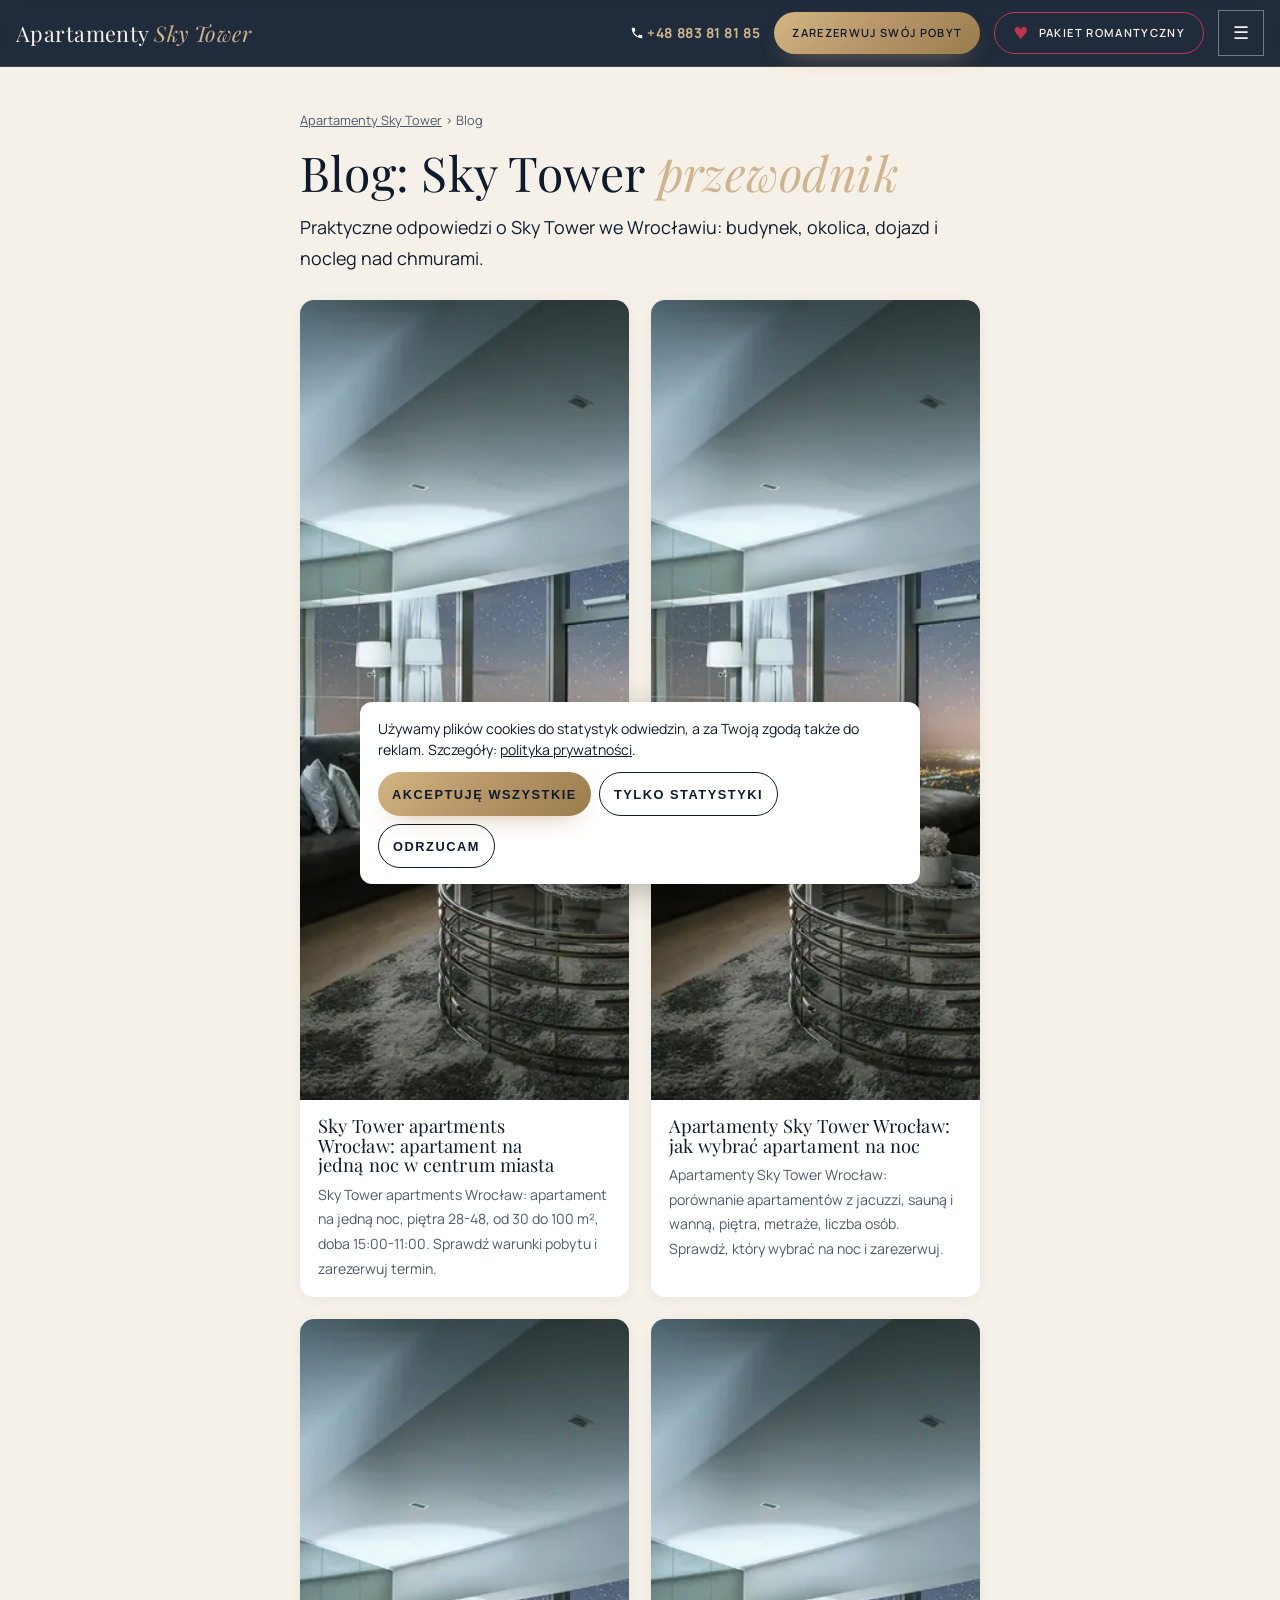
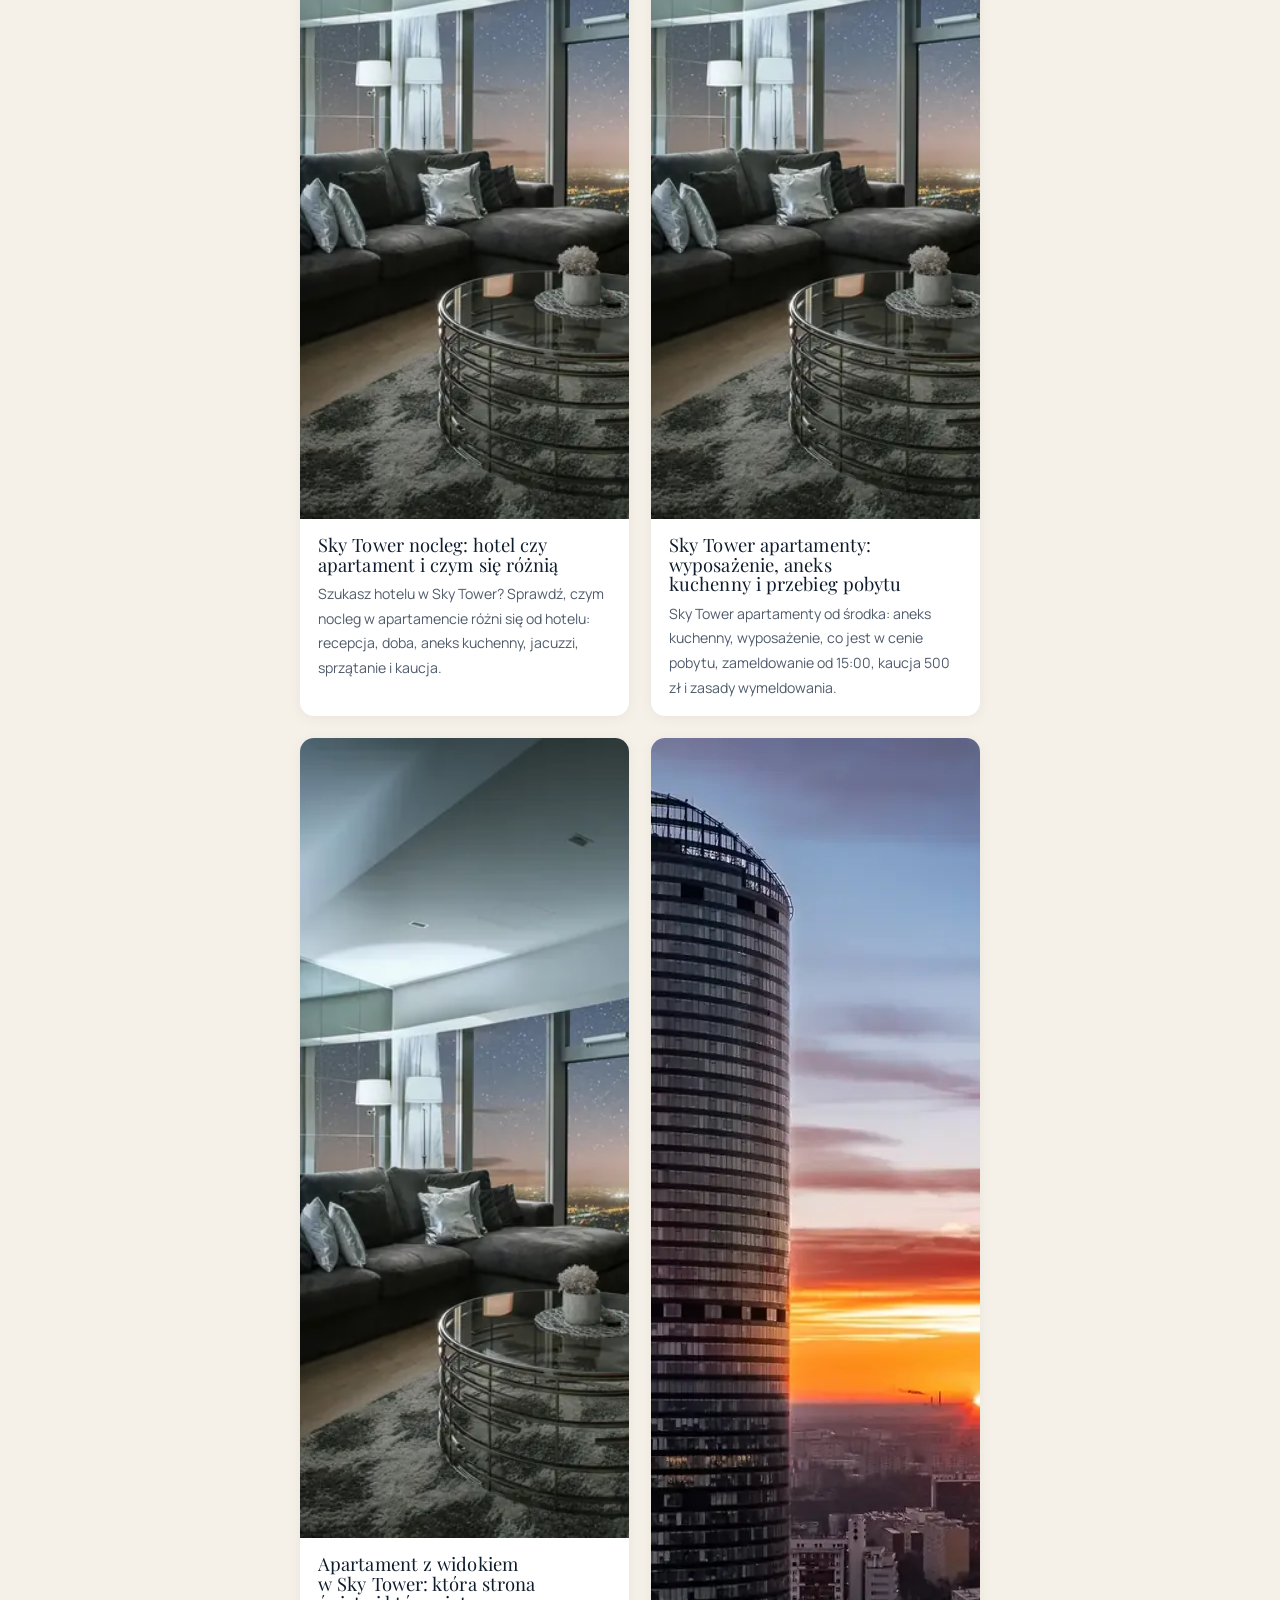
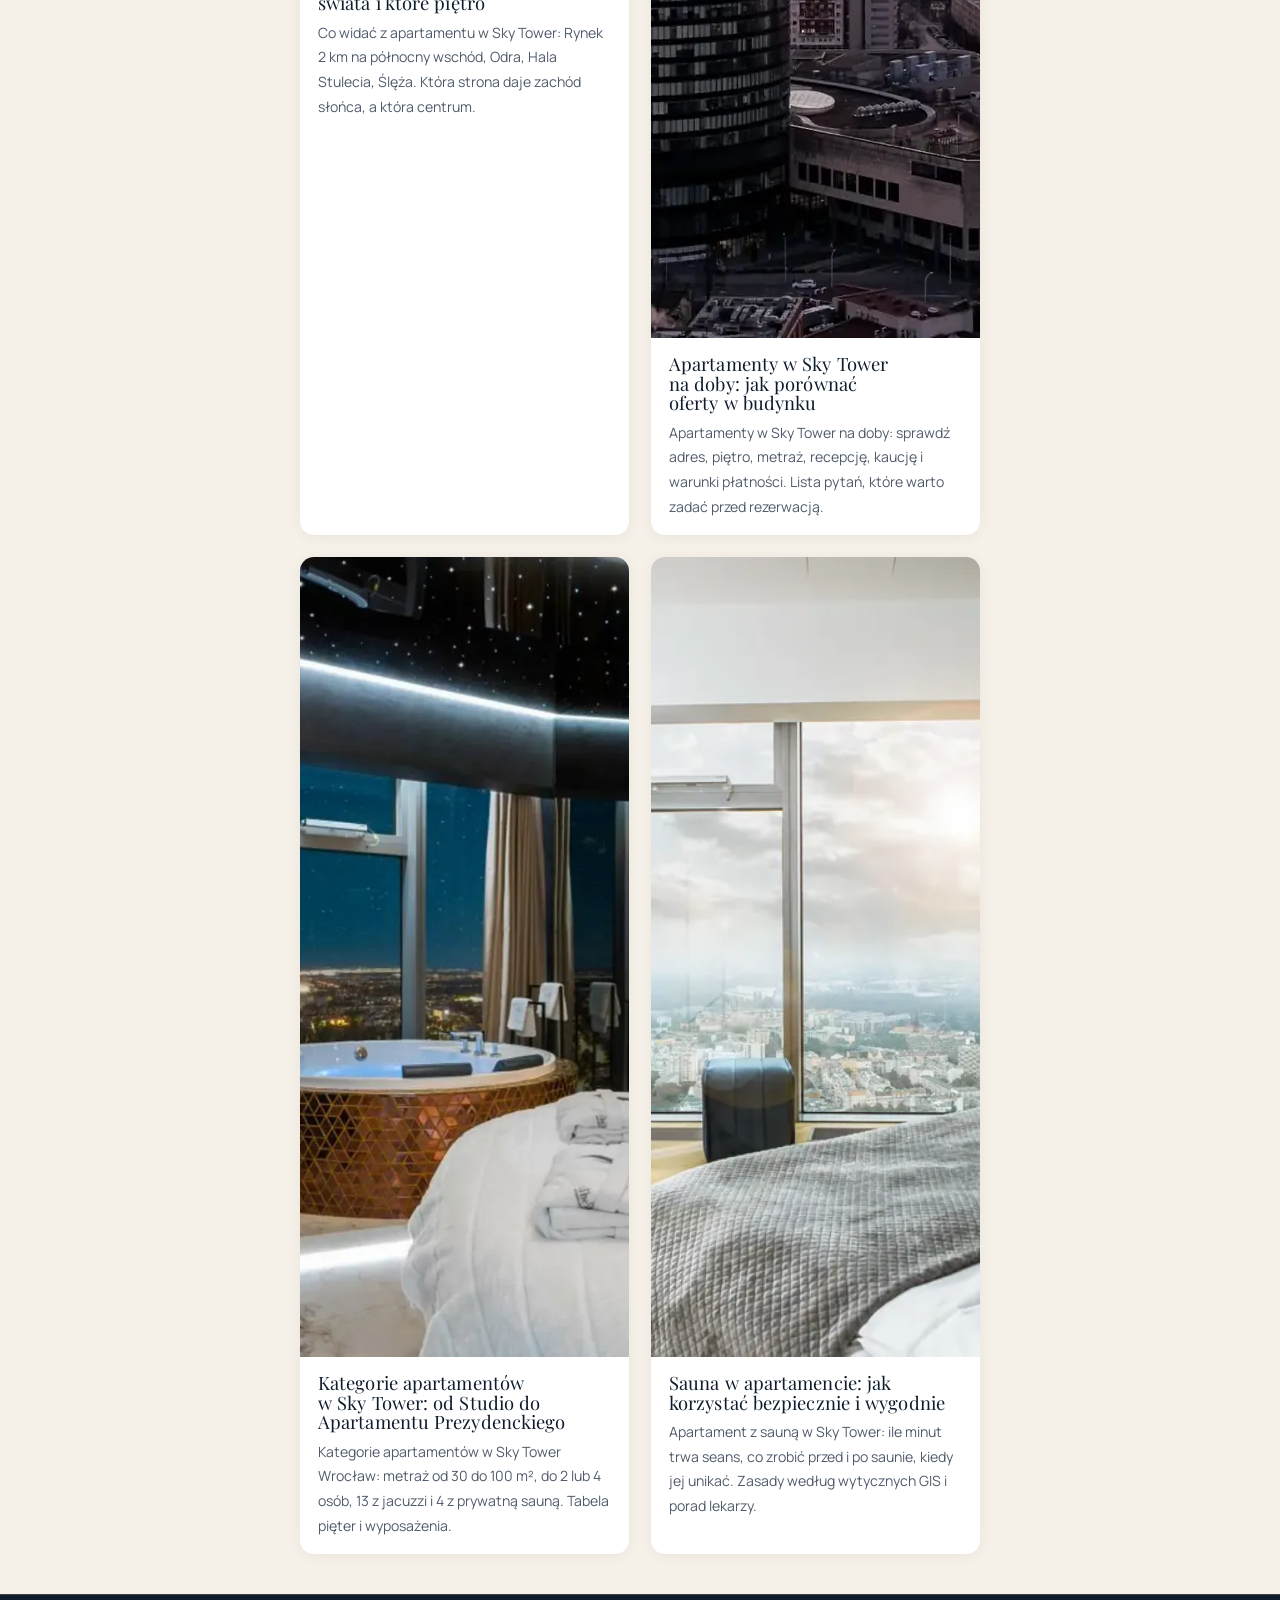
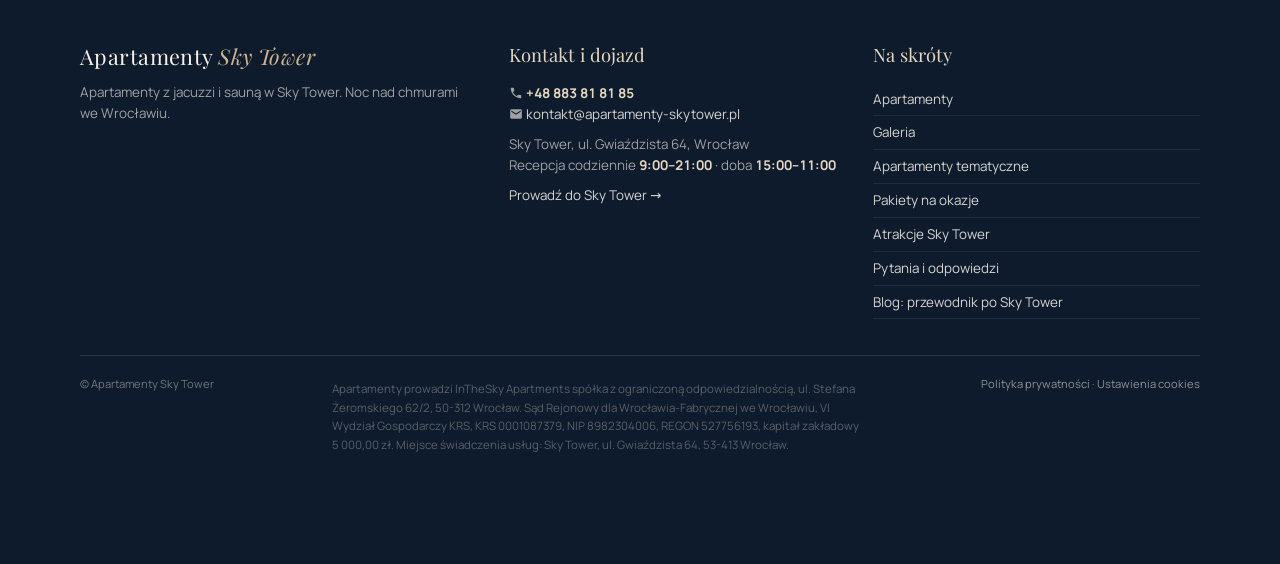
<file: blog/index.html>
<!DOCTYPE html>
<html lang="pl">
<head>
<meta charset="utf-8"/>
<script async src="https://www.googletagmanager.com/gtag/js?id=G-RV4G81XBP1"></script>
<script>window.dataLayer=window.dataLayer||[];function gtag(){dataLayer.push(arguments);}
gtag('consent','default',{ad_storage:'denied',ad_user_data:'denied',ad_personalization:'denied',analytics_storage:'denied',functionality_storage:'granted',security_storage:'granted',wait_for_update:500});
gtag('set','ads_data_redaction',true);gtag('set','url_passthrough',true);
window.zgodaClarity=function(){if(window.clarity)return;(function(c,l,a,r,i,t,y){c[a]=c[a]||function(){(c[a].q=c[a].q||[]).push(arguments)};t=l.createElement(r);t.async=1;t.src="https://www.clarity.ms/tag/"+i;y=l.getElementsByTagName(r)[0];y.parentNode.insertBefore(t,y);})(window,document,"clarity","script","z1pkvs44yq");};
try{var c=JSON.parse(localStorage.getItem('zgoda-v1')||'null');if(c){gtag('consent','update',{analytics_storage:c.a?'granted':'denied',ad_storage:c.m?'granted':'denied',ad_user_data:c.m?'granted':'denied',ad_personalization:c.m?'granted':'denied'});if(c.a)zgodaClarity();}}catch(e){}
gtag('js',new Date());gtag('config','G-RV4G81XBP1');</script>
<script>(function(w,d,s,l,i){w[l]=w[l]||[];w[l].push({'gtm.start':new Date().getTime(),event:'gtm.js'});var f=d.getElementsByTagName(s)[0],j=d.createElement(s);j.async=true;j.src='https://www.googletagmanager.com/gtm.js?id='+i;f.parentNode.insertBefore(j,f);})(window,document,'script','dataLayer','GTM-NVNTM3CW');</script>

<meta content="width=device-width, initial-scale=1.0" name="viewport"/>
<title>Blog: Apartamenty Sky Tower – przewodnik i porady</title>
<meta name="description" content="Przewodnik po Sky Tower we Wrocławiu: budynek, okolica, nocleg i praktyczne porady. Apartamenty Sky Tower."/>
<meta name="robots" content="index, follow, max-image-preview:large"/>
<link href="https://apartamenty-skytower.pl/blog/" rel="canonical"/>
<meta property="og:type" content="article"/><meta property="og:locale" content="pl_PL"/>
<meta property="og:title" content="Blog: Apartamenty Sky Tower – przewodnik i porady"/><meta property="og:description" content="Przewodnik po Sky Tower we Wrocławiu: budynek, okolica, nocleg i praktyczne porady. Apartamenty Sky Tower."/>
<meta property="og:url" content="https://apartamenty-skytower.pl/blog/"/><meta property="og:image" content="https://apartamenty-skytower.pl/media/penthouse-38-2.webp"/>
<meta name="theme-color" content="#0e1b2c"/>
<link rel="icon" href="/favicon.svg" type="image/svg+xml"/>
<link as="font" crossorigin="" href="/fonts/playfair-latin.woff2" rel="preload" type="font/woff2"/>
<link href="/style.css?v=202610221531" rel="stylesheet"/>
<script type="application/ld+json">{"@context": "https://schema.org", "@type": "Blog", "name": "Blog: Apartamenty Sky Tower", "url": "https://apartamenty-skytower.pl/blog/", "inLanguage": "pl-PL", "blogPost": [{"@type": "BlogPosting", "headline": "Apartament z widokiem w Sky Tower: która strona świata i które piętro", "url": "https://apartamenty-skytower.pl/blog/apartament-z-widokiem-sky-tower/", "datePublished": "2026-10-22"}, {"@type": "BlogPosting", "headline": "Apartamenty w Sky Tower na doby: jak porównać oferty w budynku", "url": "https://apartamenty-skytower.pl/blog/apartamenty-sky-tower-na-doby/", "datePublished": "2026-10-22"}, {"@type": "BlogPosting", "headline": "Kategorie apartamentów w Sky Tower: od Studio do Apartamentu Prezydenckiego", "url": "https://apartamenty-skytower.pl/blog/kategorie-apartamentow-sky-tower/", "datePublished": "2026-10-22"}, {"@type": "BlogPosting", "headline": "Sauna w apartamencie: jak korzystać bezpiecznie i wygodnie", "url": "https://apartamenty-skytower.pl/blog/sauna-w-apartamencie/", "datePublished": "2026-10-22"}]}</script>
</head>
<body>
<header class="topbar">
<a class="wordmark" href="/">Apartamenty <em>Sky Tower</em></a>
<span class="grow"></span>
<a class="top-tel" href="tel:+48883818185"><svg aria-hidden="true" class="ico" viewBox="0 0 24 24"><path d="M6.62 10.79a15.05 15.05 0 0 0 6.59 6.59l2.2-2.2a1 1 0 0 1 1.02-.24c1.12.37 2.33.57 3.57.57a1 1 0 0 1 1 1V20a1 1 0 0 1-1 1C10.85 21 3 13.15 3 4a1 1 0 0 1 1-1h3.5a1 1 0 0 1 1 1c0 1.24.2 2.45.57 3.57a1 1 0 0 1-.25 1.02l-2.2 2.2z"/></svg> <span>+48 883 81 81 85</span></a>
<a class="btn btn-gold" href="/rezerwacja/">Zarezerwuj swój pobyt</a>
<a class="btn btn-heart top-cta2" href="/" data-to="pakiety"><span class="hh">♥</span> Pakiet romantyczny</a>
<button aria-label="Otwórz menu" class="burger" data-menu-open="">☰</button>
</header>
<nav aria-label="Menu główne" class="menu" id="menu">
<button aria-label="Zamknij menu" class="close" data-menu-close="">✕</button>
<span class="eyebrow">Najczęściej wybierane</span>
<ul class="best">
<li><a href="/" data-to="pakiety"><span class="bic">♥</span><span class="btx"><b>Pakiety romantyczne</b><small>aranżacja przed Waszym przyjazdem</small></span><span class="chev">→</span></a></li>
<li><a href="/" data-to="kierunki"><span class="bic">✦</span><span class="btx"><b>Pięć kierunków świata</b><small>Tokio · Santorini · Madera · Diuna · Paris</small></span><span class="chev">→</span></a></li>
</ul>
<span class="eyebrow">Menu</span>
<ul class="plain">
<li><a href="/" data-to="apartamenty">Apartamenty</a></li><li><a href="/" data-to="galeria">Galeria</a></li><li><a href="/" data-to="kierunki">Apartamenty tematyczne</a></li><li><a href="/" data-to="pakiety">Pakiety na okazje</a></li><li><a href="/" data-to="atrakcje">Atrakcje Sky Tower</a></li><li><a href="/" data-to="faq">Pytania i odpowiedzi</a></li><li><a href="/blog/">Blog: przewodnik po Sky Tower</a></li><li><a href="/" data-to="kontakt">Kontakt i dojazd</a></li>
</ul>
<div class="mcta">
<a class="btn btn-gold" href="/rezerwacja/">Zarezerwuj swój pobyt <span class="arrow">→</span></a>
<a class="btn btn-line" href="tel:+48883818185"><svg aria-hidden="true" class="ico" viewBox="0 0 24 24"><path d="M6.62 10.79a15.05 15.05 0 0 0 6.59 6.59l2.2-2.2a1 1 0 0 1 1.02-.24c1.12.37 2.33.57 3.57.57a1 1 0 0 1 1 1V20a1 1 0 0 1-1 1C10.85 21 3 13.15 3 4a1 1 0 0 1 1-1h3.5a1 1 0 0 1 1 1c0 1.24.2 2.45.57 3.57a1 1 0 0 1-.25 1.02l-2.2 2.2z"/></svg> +48 883 81 81 85</a>
</div>
</nav>
<main class="art"><div class="wrap" style="max-width:1100px">
<nav class="crumbs" aria-label="Okruszki"><a href="/">Apartamenty Sky Tower</a> › Blog</nav>
<h1>Blog: Sky Tower <em>przewodnik</em></h1>
<p class="lead">Praktyczne odpowiedzi o Sky Tower we Wrocławiu: budynek, okolica, dojazd i nocleg nad chmurami.</p>
<div class="blog-list"><a class="blog-card" href="/blog/sky-tower-apartments-wroclaw-apartament-na-jedna-noc-w-centrum-miasta/"><img alt="Sky Tower apartments Wrocław: apartament na jedną noc w centrum miasta" loading="lazy" src="/media/penthouse-38-2.webp" width="1200" height="800"/><div><h2>Sky Tower apartments Wrocław: apartament na jedną noc w centrum miasta</h2><p>Sky Tower apartments Wrocław: apartament na jedną noc, piętra 28-48, od 30 do 100 m², doba 15:00-11:00. Sprawdź warunki pobytu i zarezerwuj termin.</p></div></a><a class="blog-card" href="/blog/apartamenty-sky-tower-wroclaw-jak-wybrac-apartament-na-noc/"><img alt="Apartamenty Sky Tower Wrocław: jak wybrać apartament na noc" loading="lazy" src="/media/penthouse-38-2.webp" width="1200" height="800"/><div><h2>Apartamenty Sky Tower Wrocław: jak wybrać apartament na noc</h2><p>Apartamenty Sky Tower Wrocław: porównanie apartamentów z jacuzzi, sauną i wanną, piętra, metraże, liczba osób. Sprawdź, który wybrać na noc i zarezerwuj.</p></div></a><a class="blog-card" href="/blog/sky-tower-nocleg-hotel-czy-apartament-i-czym-sie-roznia/"><img alt="Sky Tower nocleg: hotel czy apartament i czym się różnią" loading="lazy" src="/media/penthouse-38-2.webp" width="1200" height="800"/><div><h2>Sky Tower nocleg: hotel czy apartament i czym się różnią</h2><p>Szukasz hotelu w Sky Tower? Sprawdź, czym nocleg w apartamencie różni się od hotelu: recepcja, doba, aneks kuchenny, jacuzzi, sprzątanie i kaucja.</p></div></a><a class="blog-card" href="/blog/sky-tower-apartamenty-wyposazenie-aneks-kuchenny-i-przebieg-pobytu/"><img alt="Sky Tower apartamenty: wyposażenie, aneks kuchenny i przebieg pobytu" loading="lazy" src="/media/penthouse-38-2.webp" width="1200" height="800"/><div><h2>Sky Tower apartamenty: wyposażenie, aneks kuchenny i przebieg pobytu</h2><p>Sky Tower apartamenty od środka: aneks kuchenny, wyposażenie, co jest w cenie pobytu, zameldowanie od 15:00, kaucja 500 zł i zasady wymeldowania.</p></div></a><a class="blog-card" href="/blog/apartament-z-widokiem-sky-tower/"><img alt="Apartament z widokiem w Sky Tower: która strona świata i które piętro" loading="lazy" src="/media/penthouse-38-2.webp" width="1200" height="800"/><div><h2>Apartament z widokiem w Sky Tower: która strona świata i które piętro</h2><p>Co widać z apartamentu w Sky Tower: Rynek 2 km na północny wschód, Odra, Hala Stulecia, Ślęża. Która strona daje zachód słońca, a która centrum.</p></div></a><a class="blog-card" href="/blog/apartamenty-sky-tower-na-doby/"><img alt="Apartamenty w Sky Tower na doby: jak porównać oferty w budynku" loading="lazy" src="/media/budynek-5b8540b-960.webp" width="960" height="1200"/><div><h2>Apartamenty w Sky Tower na doby: jak porównać oferty w budynku</h2><p>Apartamenty w Sky Tower na doby: sprawdź adres, piętro, metraż, recepcję, kaucję i warunki płatności. Lista pytań, które warto zadać przed rezerwacją.</p></div></a><a class="blog-card" href="/blog/kategorie-apartamentow-sky-tower/"><img alt="Kategorie apartamentów w Sky Tower: od Studio do Apartamentu Prezydenckiego" loading="lazy" src="/media/prezydencki-v2-1.webp" width="1200" height="800"/><div><h2>Kategorie apartamentów w Sky Tower: od Studio do Apartamentu Prezydenckiego</h2><p>Kategorie apartamentów w Sky Tower Wrocław: metraż od 30 do 100 m², do 2 lub 4 osób, 13 z jacuzzi i 4 z prywatną sauną. Tabela pięter i wyposażenia.</p></div></a><a class="blog-card" href="/blog/sauna-w-apartamencie/"><img alt="Sauna w apartamencie: jak korzystać bezpiecznie i wygodnie" loading="lazy" src="/media/superior-sauna-39-v2-1.webp" width="1200" height="800"/><div><h2>Sauna w apartamencie: jak korzystać bezpiecznie i wygodnie</h2><p>Apartament z sauną w Sky Tower: ile minut trwa seans, co zrobić przed i po saunie, kiedy jej unikać. Zasady według wytycznych GIS i porad lekarzy.</p></div></a></div>
</div></main>
<footer id="kontakt">
<div class="wrap">
<div class="fgrid">
<div>
<p class="wordmark">Apartamenty <em>Sky Tower</em></p>
<p>Apartamenty z jacuzzi i sauną w Sky Tower. Noc nad chmurami we Wrocławiu.</p>
</div>
<div>
<h4>Kontakt i dojazd</h4>
<p><svg aria-hidden="true" class="ico" viewBox="0 0 24 24"><path d="M6.62 10.79a15.05 15.05 0 0 0 6.59 6.59l2.2-2.2a1 1 0 0 1 1.02-.24c1.12.37 2.33.57 3.57.57a1 1 0 0 1 1 1V20a1 1 0 0 1-1 1C10.85 21 3 13.15 3 4a1 1 0 0 1 1-1h3.5a1 1 0 0 1 1 1c0 1.24.2 2.45.57 3.57a1 1 0 0 1-.25 1.02l-2.2 2.2z"/></svg> <a href="tel:+48883818185"><b>+48 883 81 81 85</b></a><br/><svg aria-hidden="true" class="ico" viewBox="0 0 24 24"><path d="M20 4H4a2 2 0 0 0-2 2v12a2 2 0 0 0 2 2h16a2 2 0 0 0 2-2V6a2 2 0 0 0-2-2zm0 4.24-8 5-8-5V6l8 5 8-5v2.24z"/></svg> <a href="mailto:kontakt@apartamenty-skytower.pl">kontakt@apartamenty-skytower.pl</a></p>
<p>Sky Tower, ul. Gwiaździsta 64, Wrocław<br/>Recepcja codziennie <b>9:00–21:00</b> · doba <b>15:00–11:00</b></p>
<p><a href="https://maps.google.com/?q=Sky+Tower+Gwia%C5%BAdzista+64+Wroc%C5%82aw" rel="noopener" target="_blank">Prowadź do Sky Tower →</a></p>
</div>
<div class="fmenu">
<h4>Na skróty</h4>
<a href="/" data-to="apartamenty">Apartamenty</a><a href="/" data-to="galeria">Galeria</a><a href="/" data-to="kierunki">Apartamenty tematyczne</a><a href="/" data-to="pakiety">Pakiety na okazje</a><a href="/" data-to="atrakcje">Atrakcje Sky Tower</a><a href="/" data-to="faq">Pytania i odpowiedzi</a><a href="/blog/">Blog: przewodnik po Sky Tower</a>
</div>
</div>
<div class="legal">
<span>© Apartamenty Sky Tower</span>
<span class="firma">Apartamenty prowadzi InTheSky Apartments spółka z ograniczoną odpowiedzialnością, ul. Stefana Żeromskiego 62/2, 50-312 Wrocław. Sąd Rejonowy dla Wrocławia-Fabrycznej we Wrocławiu, VI Wydział Gospodarczy KRS, KRS 0001087379, NIP 8982304006, REGON 527756193, kapitał zakładowy 5 000,00 zł. Miejsce świadczenia usług: Sky Tower, ul. Gwiaździsta 64, 53-413 Wrocław.</span>
<span><a href="/polityka-prywatnosci/">Polityka prywatności</a> · <a href="/" data-zgoda-zmien>Ustawienia cookies</a></span>
</div>
</div>
</footer>
<script defer src="/site.js?v=202610221531"></script>
<div id="zgoda" class="zgoda" role="dialog" aria-label="Zgoda na pliki cookies" hidden>
<p>Używamy plików cookies do statystyk odwiedzin, a za Twoją zgodą także do reklam. Szczegóły: <a href="/polityka-prywatnosci/">polityka prywatności</a>.</p>
<div class="zgoda-b"><button type="button" class="btn btn-gold" data-z="all">Akceptuję wszystkie</button><button type="button" class="btn btn-line" data-z="stat">Tylko statystyki</button><button type="button" class="btn btn-line" data-z="none">Odrzucam</button></div>
</div>
<script>(function(){var b=document.getElementById('zgoda');if(!b)return;var s=null;try{s=localStorage.getItem('zgoda-v1')}catch(e){}if(!s)b.hidden=false;
function set(t){var c={a:t!=='none',m:t==='all'};try{localStorage.setItem('zgoda-v1',JSON.stringify(c))}catch(e){}
gtag('consent','update',{analytics_storage:c.a?'granted':'denied',ad_storage:c.m?'granted':'denied',ad_user_data:c.m?'granted':'denied',ad_personalization:c.m?'granted':'denied'});dataLayer.push({event:'zgoda_zapisana'});if(c.a&&window.zgodaClarity)zgodaClarity();b.hidden=true;}
b.addEventListener('click',function(e){var t=e.target.getAttribute('data-z');if(t)set(t);});
document.addEventListener('click',function(e){if(e.target.closest&&e.target.closest('[data-zgoda-zmien]')){e.preventDefault();b.hidden=false;}});})();</script>
</body>
</html>
</file>
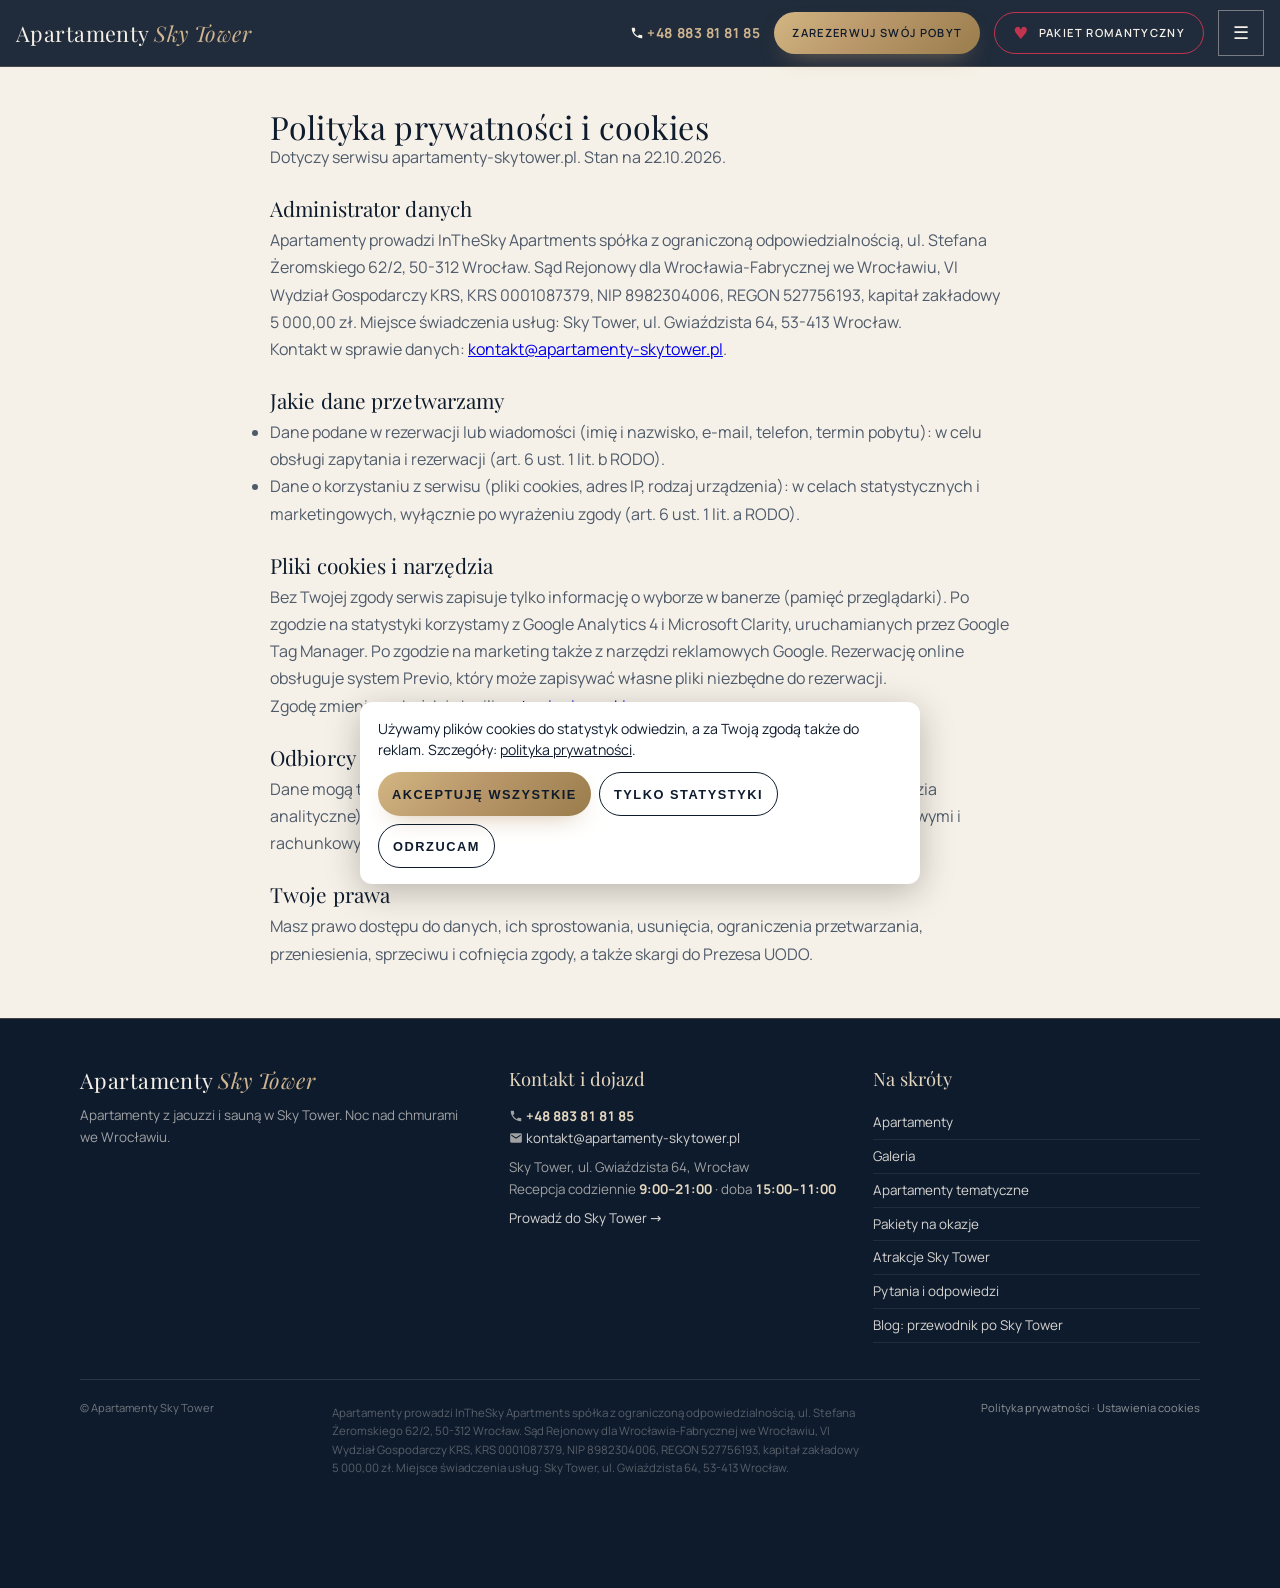
<file: polityka-prywatnosci/index.html>
<!DOCTYPE html>
<html lang="pl">
<head>
<meta charset="utf-8"/>
<script async src="https://www.googletagmanager.com/gtag/js?id=G-RV4G81XBP1"></script>
<script>window.dataLayer=window.dataLayer||[];function gtag(){dataLayer.push(arguments);}
gtag('consent','default',{ad_storage:'denied',ad_user_data:'denied',ad_personalization:'denied',analytics_storage:'denied',functionality_storage:'granted',security_storage:'granted',wait_for_update:500});
gtag('set','ads_data_redaction',true);gtag('set','url_passthrough',true);
window.zgodaClarity=function(){if(window.clarity)return;(function(c,l,a,r,i,t,y){c[a]=c[a]||function(){(c[a].q=c[a].q||[]).push(arguments)};t=l.createElement(r);t.async=1;t.src="https://www.clarity.ms/tag/"+i;y=l.getElementsByTagName(r)[0];y.parentNode.insertBefore(t,y);})(window,document,"clarity","script","z1pkvs44yq");};
try{var c=JSON.parse(localStorage.getItem('zgoda-v1')||'null');if(c){gtag('consent','update',{analytics_storage:c.a?'granted':'denied',ad_storage:c.m?'granted':'denied',ad_user_data:c.m?'granted':'denied',ad_personalization:c.m?'granted':'denied'});if(c.a)zgodaClarity();}}catch(e){}
gtag('js',new Date());gtag('config','G-RV4G81XBP1');</script>
<script>(function(w,d,s,l,i){w[l]=w[l]||[];w[l].push({'gtm.start':new Date().getTime(),event:'gtm.js'});var f=d.getElementsByTagName(s)[0],j=d.createElement(s);j.async=true;j.src='https://www.googletagmanager.com/gtm.js?id='+i;f.parentNode.insertBefore(j,f);})(window,document,'script','dataLayer','GTM-NVNTM3CW');</script>

<meta content="width=device-width, initial-scale=1.0" name="viewport"/>
<title>Polityka prywatności i cookies</title>
<meta name="description" content="Polityka prywatności serwisu apartamenty-skytower.pl."/>
<meta name="robots" content="index, follow, max-image-preview:large"/>
<link href="https://apartamenty-skytower.pl/polityka-prywatnosci/" rel="canonical"/>
<meta property="og:type" content="article"/><meta property="og:locale" content="pl_PL"/>
<meta property="og:title" content="Polityka prywatności i cookies"/><meta property="og:description" content="Polityka prywatności serwisu apartamenty-skytower.pl."/>
<meta property="og:url" content="https://apartamenty-skytower.pl/polityka-prywatnosci/"/><meta property="og:image" content="https://apartamenty-skytower.pl/media/tokio-panorama-2000-3db37ec-1440.webp"/>
<meta name="theme-color" content="#0e1b2c"/>
<link rel="icon" href="/favicon.svg" type="image/svg+xml"/>
<link as="font" crossorigin="" href="/fonts/playfair-latin.woff2" rel="preload" type="font/woff2"/>
<link href="/style.css?v=202610221531" rel="stylesheet"/>

</head>
<body>
<header class="topbar">
<a class="wordmark" href="/">Apartamenty <em>Sky Tower</em></a>
<span class="grow"></span>
<a class="top-tel" href="tel:+48883818185"><svg aria-hidden="true" class="ico" viewBox="0 0 24 24"><path d="M6.62 10.79a15.05 15.05 0 0 0 6.59 6.59l2.2-2.2a1 1 0 0 1 1.02-.24c1.12.37 2.33.57 3.57.57a1 1 0 0 1 1 1V20a1 1 0 0 1-1 1C10.85 21 3 13.15 3 4a1 1 0 0 1 1-1h3.5a1 1 0 0 1 1 1c0 1.24.2 2.45.57 3.57a1 1 0 0 1-.25 1.02l-2.2 2.2z"/></svg> <span>+48 883 81 81 85</span></a>
<a class="btn btn-gold" href="/rezerwacja/">Zarezerwuj swój pobyt</a>
<a class="btn btn-heart top-cta2" href="/" data-to="pakiety"><span class="hh">♥</span> Pakiet romantyczny</a>
<button aria-label="Otwórz menu" class="burger" data-menu-open="">☰</button>
</header>
<nav aria-label="Menu główne" class="menu" id="menu">
<button aria-label="Zamknij menu" class="close" data-menu-close="">✕</button>
<span class="eyebrow">Najczęściej wybierane</span>
<ul class="best">
<li><a href="/" data-to="pakiety"><span class="bic">♥</span><span class="btx"><b>Pakiety romantyczne</b><small>aranżacja przed Waszym przyjazdem</small></span><span class="chev">→</span></a></li>
<li><a href="/" data-to="kierunki"><span class="bic">✦</span><span class="btx"><b>Pięć kierunków świata</b><small>Tokio · Santorini · Madera · Diuna · Paris</small></span><span class="chev">→</span></a></li>
</ul>
<span class="eyebrow">Menu</span>
<ul class="plain">
<li><a href="/" data-to="apartamenty">Apartamenty</a></li><li><a href="/" data-to="galeria">Galeria</a></li><li><a href="/" data-to="kierunki">Apartamenty tematyczne</a></li><li><a href="/" data-to="pakiety">Pakiety na okazje</a></li><li><a href="/" data-to="atrakcje">Atrakcje Sky Tower</a></li><li><a href="/" data-to="faq">Pytania i odpowiedzi</a></li><li><a href="/blog/">Blog: przewodnik po Sky Tower</a></li><li><a href="/" data-to="kontakt">Kontakt i dojazd</a></li>
</ul>
<div class="mcta">
<a class="btn btn-gold" href="/rezerwacja/">Zarezerwuj swój pobyt <span class="arrow">→</span></a>
<a class="btn btn-line" href="tel:+48883818185"><svg aria-hidden="true" class="ico" viewBox="0 0 24 24"><path d="M6.62 10.79a15.05 15.05 0 0 0 6.59 6.59l2.2-2.2a1 1 0 0 1 1.02-.24c1.12.37 2.33.57 3.57.57a1 1 0 0 1 1 1V20a1 1 0 0 1-1 1C10.85 21 3 13.15 3 4a1 1 0 0 1 1-1h3.5a1 1 0 0 1 1 1c0 1.24.2 2.45.57 3.57a1 1 0 0 1-.25 1.02l-2.2 2.2z"/></svg> +48 883 81 81 85</a>
</div>
</nav>
<main class="doc"><div class="wrap">
<h1>Polityka prywatności i cookies</h1>
<p>Dotyczy serwisu apartamenty-skytower.pl. Stan na 22.10.2026.</p>
<h2>Administrator danych</h2>
<p>Apartamenty prowadzi InTheSky Apartments spółka z ograniczoną odpowiedzialnością, ul. Stefana Żeromskiego 62/2, 50-312 Wrocław. Sąd Rejonowy dla Wrocławia-Fabrycznej we Wrocławiu, VI Wydział Gospodarczy KRS, KRS 0001087379, NIP 8982304006, REGON 527756193, kapitał zakładowy 5 000,00 zł. Miejsce świadczenia usług: Sky Tower, ul. Gwiaździsta 64, 53-413 Wrocław.</p>
<p>Kontakt w sprawie danych: <a href="mailto:kontakt@apartamenty-skytower.pl">kontakt@apartamenty-skytower.pl</a>.</p>
<h2>Jakie dane przetwarzamy</h2>
<ul><li>Dane podane w rezerwacji lub wiadomości (imię i nazwisko, e-mail, telefon, termin pobytu): w celu obsługi zapytania i rezerwacji (art. 6 ust. 1 lit. b RODO).</li>
<li>Dane o korzystaniu z serwisu (pliki cookies, adres IP, rodzaj urządzenia): w celach statystycznych i marketingowych, wyłącznie po wyrażeniu zgody (art. 6 ust. 1 lit. a RODO).</li></ul>
<h2>Pliki cookies i narzędzia</h2>
<p>Bez Twojej zgody serwis zapisuje tylko informację o wyborze w banerze (pamięć przeglądarki). Po zgodzie na statystyki korzystamy z Google Analytics 4 i Microsoft Clarity, uruchamianych przez Google Tag Manager. Po zgodzie na marketing także z narzędzi reklamowych Google. Rezerwację online obsługuje system Previo, który może zapisywać własne pliki niezbędne do rezerwacji.</p>
<p>Zgodę zmienisz w każdej chwili: <a href="/" data-zgoda-zmien>ustawienia cookies</a>.</p>
<h2>Odbiorcy i okres przechowywania</h2>
<p>Dane mogą trafić do dostawców usług technicznych (hosting, system rezerwacji, narzędzia analityczne). Dane rezerwacji przechowujemy przez okres wymagany przepisami podatkowymi i rachunkowymi, dane statystyczne zgodnie z ustawieniami narzędzi (GA4: 14 miesięcy).</p>
<h2>Twoje prawa</h2>
<p>Masz prawo dostępu do danych, ich sprostowania, usunięcia, ograniczenia przetwarzania, przeniesienia, sprzeciwu i cofnięcia zgody, a także skargi do Prezesa UODO.</p>
</div></main>
<footer id="kontakt">
<div class="wrap">
<div class="fgrid">
<div>
<p class="wordmark">Apartamenty <em>Sky Tower</em></p>
<p>Apartamenty z jacuzzi i sauną w Sky Tower. Noc nad chmurami we Wrocławiu.</p>
</div>
<div>
<h4>Kontakt i dojazd</h4>
<p><svg aria-hidden="true" class="ico" viewBox="0 0 24 24"><path d="M6.62 10.79a15.05 15.05 0 0 0 6.59 6.59l2.2-2.2a1 1 0 0 1 1.02-.24c1.12.37 2.33.57 3.57.57a1 1 0 0 1 1 1V20a1 1 0 0 1-1 1C10.85 21 3 13.15 3 4a1 1 0 0 1 1-1h3.5a1 1 0 0 1 1 1c0 1.24.2 2.45.57 3.57a1 1 0 0 1-.25 1.02l-2.2 2.2z"/></svg> <a href="tel:+48883818185"><b>+48 883 81 81 85</b></a><br/><svg aria-hidden="true" class="ico" viewBox="0 0 24 24"><path d="M20 4H4a2 2 0 0 0-2 2v12a2 2 0 0 0 2 2h16a2 2 0 0 0 2-2V6a2 2 0 0 0-2-2zm0 4.24-8 5-8-5V6l8 5 8-5v2.24z"/></svg> <a href="mailto:kontakt@apartamenty-skytower.pl">kontakt@apartamenty-skytower.pl</a></p>
<p>Sky Tower, ul. Gwiaździsta 64, Wrocław<br/>Recepcja codziennie <b>9:00–21:00</b> · doba <b>15:00–11:00</b></p>
<p><a href="https://maps.google.com/?q=Sky+Tower+Gwia%C5%BAdzista+64+Wroc%C5%82aw" rel="noopener" target="_blank">Prowadź do Sky Tower →</a></p>
</div>
<div class="fmenu">
<h4>Na skróty</h4>
<a href="/" data-to="apartamenty">Apartamenty</a><a href="/" data-to="galeria">Galeria</a><a href="/" data-to="kierunki">Apartamenty tematyczne</a><a href="/" data-to="pakiety">Pakiety na okazje</a><a href="/" data-to="atrakcje">Atrakcje Sky Tower</a><a href="/" data-to="faq">Pytania i odpowiedzi</a><a href="/blog/">Blog: przewodnik po Sky Tower</a>
</div>
</div>
<div class="legal">
<span>© Apartamenty Sky Tower</span>
<span class="firma">Apartamenty prowadzi InTheSky Apartments spółka z ograniczoną odpowiedzialnością, ul. Stefana Żeromskiego 62/2, 50-312 Wrocław. Sąd Rejonowy dla Wrocławia-Fabrycznej we Wrocławiu, VI Wydział Gospodarczy KRS, KRS 0001087379, NIP 8982304006, REGON 527756193, kapitał zakładowy 5 000,00 zł. Miejsce świadczenia usług: Sky Tower, ul. Gwiaździsta 64, 53-413 Wrocław.</span>
<span><a href="/polityka-prywatnosci/">Polityka prywatności</a> · <a href="/" data-zgoda-zmien>Ustawienia cookies</a></span>
</div>
</div>
</footer>
<script defer src="/site.js?v=202610221531"></script>
<div id="zgoda" class="zgoda" role="dialog" aria-label="Zgoda na pliki cookies" hidden>
<p>Używamy plików cookies do statystyk odwiedzin, a za Twoją zgodą także do reklam. Szczegóły: <a href="/polityka-prywatnosci/">polityka prywatności</a>.</p>
<div class="zgoda-b"><button type="button" class="btn btn-gold" data-z="all">Akceptuję wszystkie</button><button type="button" class="btn btn-line" data-z="stat">Tylko statystyki</button><button type="button" class="btn btn-line" data-z="none">Odrzucam</button></div>
</div>
<script>(function(){var b=document.getElementById('zgoda');if(!b)return;var s=null;try{s=localStorage.getItem('zgoda-v1')}catch(e){}if(!s)b.hidden=false;
function set(t){var c={a:t!=='none',m:t==='all'};try{localStorage.setItem('zgoda-v1',JSON.stringify(c))}catch(e){}
gtag('consent','update',{analytics_storage:c.a?'granted':'denied',ad_storage:c.m?'granted':'denied',ad_user_data:c.m?'granted':'denied',ad_personalization:c.m?'granted':'denied'});dataLayer.push({event:'zgoda_zapisana'});if(c.a&&window.zgodaClarity)zgodaClarity();b.hidden=true;}
b.addEventListener('click',function(e){var t=e.target.getAttribute('data-z');if(t)set(t);});
document.addEventListener('click',function(e){if(e.target.closest&&e.target.closest('[data-zgoda-zmien]')){e.preventDefault();b.hidden=false;}});})();</script>
</body>
</html>
</file>
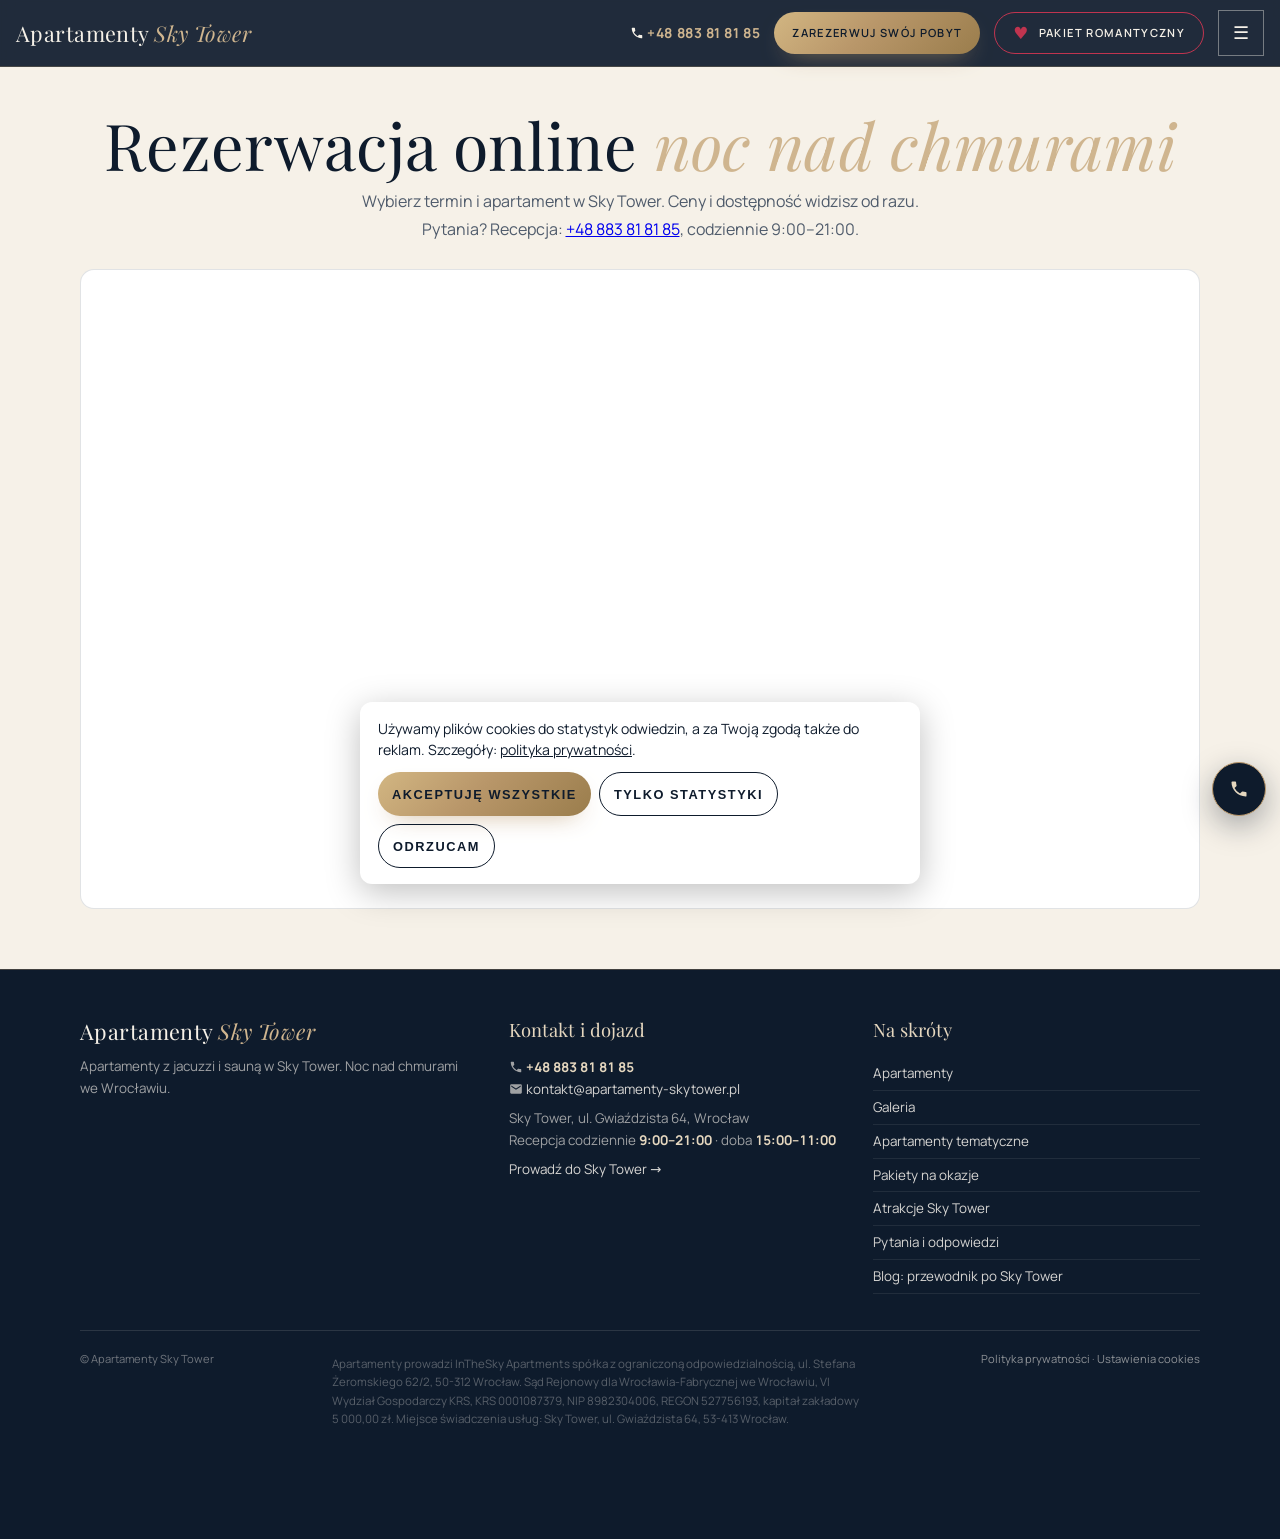
<file: rezerwacja/index.html>
<!DOCTYPE html>
<html lang="pl">
<head>
<meta charset="utf-8"/>
<script async src="https://www.googletagmanager.com/gtag/js?id=G-RV4G81XBP1"></script>
<script>window.dataLayer=window.dataLayer||[];function gtag(){dataLayer.push(arguments);}
gtag('consent','default',{ad_storage:'denied',ad_user_data:'denied',ad_personalization:'denied',analytics_storage:'denied',functionality_storage:'granted',security_storage:'granted',wait_for_update:500});
gtag('set','ads_data_redaction',true);gtag('set','url_passthrough',true);
window.zgodaClarity=function(){if(window.clarity)return;(function(c,l,a,r,i,t,y){c[a]=c[a]||function(){(c[a].q=c[a].q||[]).push(arguments)};t=l.createElement(r);t.async=1;t.src="https://www.clarity.ms/tag/"+i;y=l.getElementsByTagName(r)[0];y.parentNode.insertBefore(t,y);})(window,document,"clarity","script","z1pkvs44yq");};
try{var c=JSON.parse(localStorage.getItem('zgoda-v1')||'null');if(c){gtag('consent','update',{analytics_storage:c.a?'granted':'denied',ad_storage:c.m?'granted':'denied',ad_user_data:c.m?'granted':'denied',ad_personalization:c.m?'granted':'denied'});if(c.a)zgodaClarity();}}catch(e){}
gtag('js',new Date());gtag('config','G-RV4G81XBP1');</script>
<script>(function(w,d,s,l,i){w[l]=w[l]||[];w[l].push({'gtm.start':new Date().getTime(),event:'gtm.js'});var f=d.getElementsByTagName(s)[0],j=d.createElement(s);j.async=true;j.src='https://www.googletagmanager.com/gtm.js?id='+i;f.parentNode.insertBefore(j,f);})(window,document,'script','dataLayer','GTM-NVNTM3CW');</script>

<meta content="width=device-width, initial-scale=1.0" name="viewport"/>
<title>Rezerwacja online: Apartamenty Sky Tower</title>
<meta name="description" content="Apartamenty Sky Tower we Wrocławiu: apartamenty z jacuzzi przy oknie, z prywatną sauną i wanną z widokiem, pięć apartamentów tematycznych. Do 48. piętra najwyższego budynku we Wrocławiu. Rezerwacja online."/>
<meta name="robots" content="noindex, follow"/>
<link href="https://apartamenty-skytower.pl/rezerwacja/" rel="canonical"/>
<meta property="og:type" content="website"/><meta property="og:locale" content="pl_PL"/>
<meta property="og:title" content="Apartamenty Sky Tower Wrocław: jacuzzi, sauna, noc nad chmurami"/><meta property="og:description" content="Apartamenty Sky Tower we Wrocławiu: apartamenty z jacuzzi przy oknie, z prywatną sauną i wanną z widokiem, pięć apartamentów tematycznych. Do 48. piętra najwyższego budynku we Wrocławiu. Rezerwacja online."/>
<meta property="og:url" content="https://apartamenty-skytower.pl/"/><meta property="og:image" content="https://apartamenty-skytower.pl/media/tokio-panorama-2000-3db37ec-1440.webp"/>
<meta name="theme-color" content="#0e1b2c"/>
<link rel="icon" href="/favicon.svg" type="image/svg+xml"/>
<link as="font" crossorigin="" href="/fonts/playfair-latin.woff2" rel="preload" type="font/woff2"/>
<link rel="preload" as="image" href="/media/tokio-panorama-2000-3db37ec-1440.webp" fetchpriority="high"/>
<link href="/style.css?v=202610221531" rel="stylesheet"/>

</head>
<body>
<header class="topbar">
<a class="wordmark" href="/">Apartamenty <em>Sky Tower</em></a>
<span class="grow"></span>
<a class="top-tel" href="tel:+48883818185"><svg aria-hidden="true" class="ico" viewBox="0 0 24 24"><path d="M6.62 10.79a15.05 15.05 0 0 0 6.59 6.59l2.2-2.2a1 1 0 0 1 1.02-.24c1.12.37 2.33.57 3.57.57a1 1 0 0 1 1 1V20a1 1 0 0 1-1 1C10.85 21 3 13.15 3 4a1 1 0 0 1 1-1h3.5a1 1 0 0 1 1 1c0 1.24.2 2.45.57 3.57a1 1 0 0 1-.25 1.02l-2.2 2.2z"/></svg> <span>+48 883 81 81 85</span></a>
<a class="btn btn-gold" href="/rezerwacja/">Zarezerwuj swój pobyt</a>
<a class="btn btn-heart top-cta2" href="/" data-to="pakiety"><span class="hh">♥</span> Pakiet romantyczny</a>
<button aria-label="Otwórz menu" class="burger" data-menu-open="">☰</button>
</header>
<nav aria-label="Menu główne" class="menu" id="menu">
<button aria-label="Zamknij menu" class="close" data-menu-close="">✕</button>
<span class="eyebrow">Najczęściej wybierane</span>
<ul class="best">
<li><a href="/" data-to="pakiety"><span class="bic">♥</span><span class="btx"><b>Pakiety romantyczne</b><small>aranżacja przed Waszym przyjazdem</small></span><span class="chev">→</span></a></li>
<li><a href="/" data-to="kierunki"><span class="bic">✦</span><span class="btx"><b>Pięć kierunków świata</b><small>Tokio · Santorini · Madera · Diuna · Paris</small></span><span class="chev">→</span></a></li>
</ul>
<span class="eyebrow">Menu</span>
<ul class="plain">
<li><a href="/" data-to="apartamenty">Apartamenty</a></li><li><a href="/" data-to="galeria">Galeria</a></li><li><a href="/" data-to="kierunki">Apartamenty tematyczne</a></li><li><a href="/" data-to="pakiety">Pakiety na okazje</a></li><li><a href="/" data-to="atrakcje">Atrakcje Sky Tower</a></li><li><a href="/" data-to="faq">Pytania i odpowiedzi</a></li><li><a href="/blog/">Blog: przewodnik po Sky Tower</a></li><li><a href="/" data-to="kontakt">Kontakt i dojazd</a></li>
</ul>
<div class="mcta">
<a class="btn btn-gold" href="/rezerwacja/">Zarezerwuj swój pobyt <span class="arrow">→</span></a>
<a class="btn btn-line" href="tel:+48883818185"><svg aria-hidden="true" class="ico" viewBox="0 0 24 24"><path d="M6.62 10.79a15.05 15.05 0 0 0 6.59 6.59l2.2-2.2a1 1 0 0 1 1.02-.24c1.12.37 2.33.57 3.57.57a1 1 0 0 1 1 1V20a1 1 0 0 1-1 1C10.85 21 3 13.15 3 4a1 1 0 0 1 1-1h3.5a1 1 0 0 1 1 1c0 1.24.2 2.45.57 3.57a1 1 0 0 1-.25 1.02l-2.2 2.2z"/></svg> +48 883 81 81 85</a>
</div>
</nav>
<main class="rez">
<div class="wrap">
<h1>Rezerwacja online <em>noc nad chmurami</em></h1>
<p class="lead">Wybierz termin i apartament w Sky Tower. Ceny i dostępność widzisz od razu. Pytania? Recepcja: <a href="tel:+48883818185">+48 883 81 81 85</a>, codziennie 9:00–21:00.</p>
<p id="rez-all" hidden style="text-align:center;margin:0 0 14px"><a href="/rezerwacja/">Pokaż wszystkie apartamenty</a></p>
<div class="rez-frame"><div id="previo-booking-engine-01a15eec-ff93-73bf-9d3e-1d6354e15d21"></div></div>
</div>
</main>
<footer id="kontakt">
<div class="wrap">
<div class="fgrid">
<div>
<p class="wordmark">Apartamenty <em>Sky Tower</em></p>
<p>Apartamenty z jacuzzi i sauną w Sky Tower. Noc nad chmurami we Wrocławiu.</p>
</div>
<div>
<h4>Kontakt i dojazd</h4>
<p><svg aria-hidden="true" class="ico" viewBox="0 0 24 24"><path d="M6.62 10.79a15.05 15.05 0 0 0 6.59 6.59l2.2-2.2a1 1 0 0 1 1.02-.24c1.12.37 2.33.57 3.57.57a1 1 0 0 1 1 1V20a1 1 0 0 1-1 1C10.85 21 3 13.15 3 4a1 1 0 0 1 1-1h3.5a1 1 0 0 1 1 1c0 1.24.2 2.45.57 3.57a1 1 0 0 1-.25 1.02l-2.2 2.2z"/></svg> <a href="tel:+48883818185"><b>+48 883 81 81 85</b></a><br/><svg aria-hidden="true" class="ico" viewBox="0 0 24 24"><path d="M20 4H4a2 2 0 0 0-2 2v12a2 2 0 0 0 2 2h16a2 2 0 0 0 2-2V6a2 2 0 0 0-2-2zm0 4.24-8 5-8-5V6l8 5 8-5v2.24z"/></svg> <a href="mailto:kontakt@apartamenty-skytower.pl">kontakt@apartamenty-skytower.pl</a></p>
<p>Sky Tower, ul. Gwiaździsta 64, Wrocław<br/>Recepcja codziennie <b>9:00–21:00</b> · doba <b>15:00–11:00</b></p>
<p><a href="https://maps.google.com/?q=Sky+Tower+Gwia%C5%BAdzista+64+Wroc%C5%82aw" rel="noopener" target="_blank">Prowadź do Sky Tower →</a></p>
</div>
<div class="fmenu">
<h4>Na skróty</h4>
<a href="/" data-to="apartamenty">Apartamenty</a><a href="/" data-to="galeria">Galeria</a><a href="/" data-to="kierunki">Apartamenty tematyczne</a><a href="/" data-to="pakiety">Pakiety na okazje</a><a href="/" data-to="atrakcje">Atrakcje Sky Tower</a><a href="/" data-to="faq">Pytania i odpowiedzi</a><a href="/blog/">Blog: przewodnik po Sky Tower</a>
</div>
</div>
<div class="legal">
<span>© Apartamenty Sky Tower</span>
<span class="firma">Apartamenty prowadzi InTheSky Apartments spółka z ograniczoną odpowiedzialnością, ul. Stefana Żeromskiego 62/2, 50-312 Wrocław. Sąd Rejonowy dla Wrocławia-Fabrycznej we Wrocławiu, VI Wydział Gospodarczy KRS, KRS 0001087379, NIP 8982304006, REGON 527756193, kapitał zakładowy 5 000,00 zł. Miejsce świadczenia usług: Sky Tower, ul. Gwiaździsta 64, 53-413 Wrocław.</span>
<span><a href="/polityka-prywatnosci/">Polityka prywatności</a> · <a href="/" data-zgoda-zmien>Ustawienia cookies</a></span>
</div>
</div>
</footer>
<a aria-label="Zadzwoń do recepcji" class="tel-fab" href="tel:+48883818185"><svg aria-hidden="true" class="ico" viewBox="0 0 24 24"><path d="M6.62 10.79a15.05 15.05 0 0 0 6.59 6.59l2.2-2.2a1 1 0 0 1 1.02-.24c1.12.37 2.33.57 3.57.57a1 1 0 0 1 1 1V20a1 1 0 0 1-1 1C10.85 21 3 13.15 3 4a1 1 0 0 1 1-1h3.5a1 1 0 0 1 1 1c0 1.24.2 2.45.57 3.57a1 1 0 0 1-.25 1.02l-2.2 2.2z"/></svg></a>
<script>
(function(){
  var q=new URLSearchParams(location.search),ok=/^\d{4}-\d{2}-\d{2}$/;
  var cfg={id:'01a15eec-ff93-73bf-9d3e-1d6354e15d21',customSelector:'previo-booking-engine-01a15eec-ff93-73bf-9d3e-1d6354e15d21',lang:'pl',currency:'PLN'};
  var a=q.get('arrival'),d=q.get('departure');
  if(a&&d&&ok.test(a)&&ok.test(d)&&d>a){cfg.arrival=a;cfg.departure=d;}
  else{var t=new Date(),p=function(n){return ('0'+n).slice(-2)},f=function(x){return x.getFullYear()+'-'+p(x.getMonth()+1)+'-'+p(x.getDate())};cfg.arrival=f(new Date(t.getTime()+3*864e5));cfg.departure=f(new Date(t.getTime()+4*864e5));}
  cfg['rooms[0][adultsCount]']='0';cfg['rooms[0][othersCount]']='0';
  var ob=q.get('obk');if(ob&&/^\d{4,8}$/.test(ob)){cfg.showRoomType=ob;var l=document.getElementById('rez-all');if(l)l.hidden=false;}
  window.bookingEngineConfig=window.bookingEngineConfig||[];window.bookingEngineConfig.push(cfg);
  var s=document.createElement('script');s.src='https://booking.previo.app/loader/';s.async=true;document.head.appendChild(s);
})();
</script>
<script defer src="/site.js?v=202610221531"></script>
<div id="zgoda" class="zgoda" role="dialog" aria-label="Zgoda na pliki cookies" hidden>
<p>Używamy plików cookies do statystyk odwiedzin, a za Twoją zgodą także do reklam. Szczegóły: <a href="/polityka-prywatnosci/">polityka prywatności</a>.</p>
<div class="zgoda-b"><button type="button" class="btn btn-gold" data-z="all">Akceptuję wszystkie</button><button type="button" class="btn btn-line" data-z="stat">Tylko statystyki</button><button type="button" class="btn btn-line" data-z="none">Odrzucam</button></div>
</div>
<script>(function(){var b=document.getElementById('zgoda');if(!b)return;var s=null;try{s=localStorage.getItem('zgoda-v1')}catch(e){}if(!s)b.hidden=false;
function set(t){var c={a:t!=='none',m:t==='all'};try{localStorage.setItem('zgoda-v1',JSON.stringify(c))}catch(e){}
gtag('consent','update',{analytics_storage:c.a?'granted':'denied',ad_storage:c.m?'granted':'denied',ad_user_data:c.m?'granted':'denied',ad_personalization:c.m?'granted':'denied'});dataLayer.push({event:'zgoda_zapisana'});if(c.a&&window.zgodaClarity)zgodaClarity();b.hidden=true;}
b.addEventListener('click',function(e){var t=e.target.getAttribute('data-z');if(t)set(t);});
document.addEventListener('click',function(e){if(e.target.closest&&e.target.closest('[data-zgoda-zmien]')){e.preventDefault();b.hidden=false;}});})();</script>
</body>
</html>
</file>
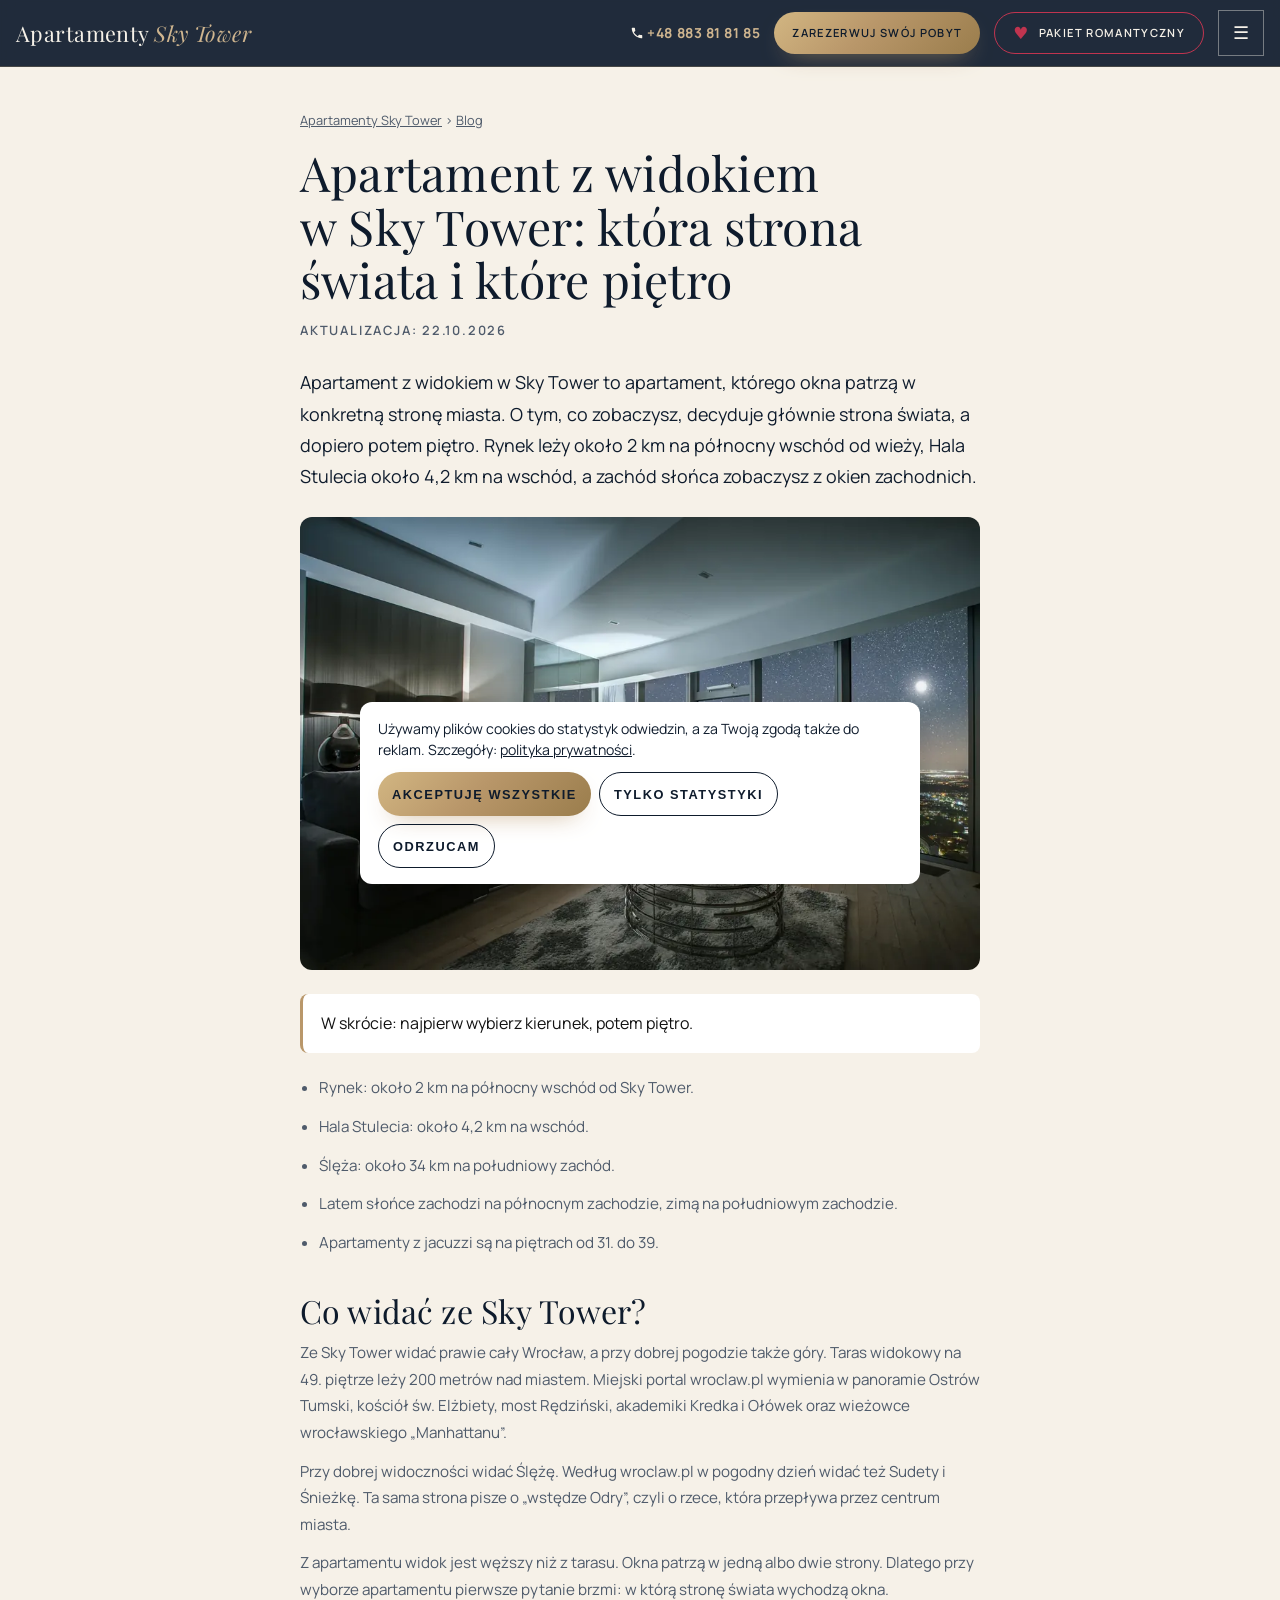
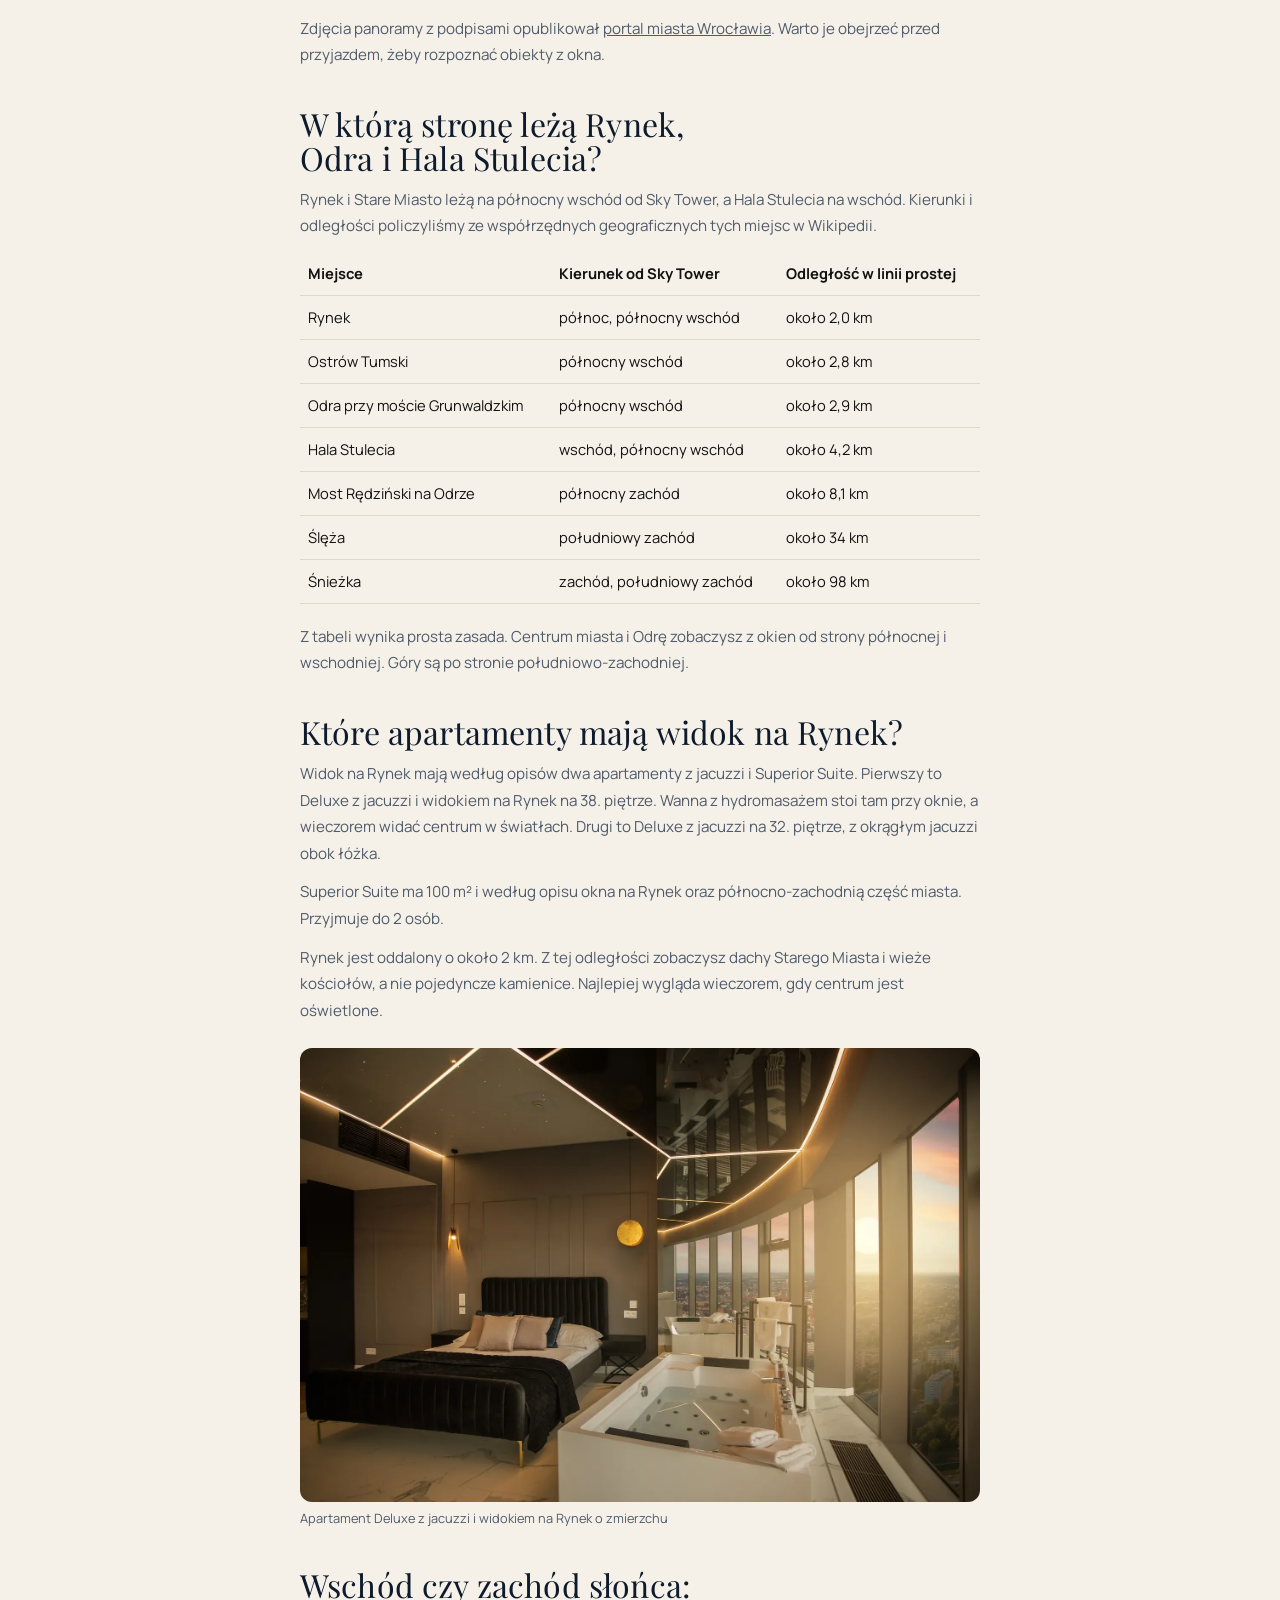
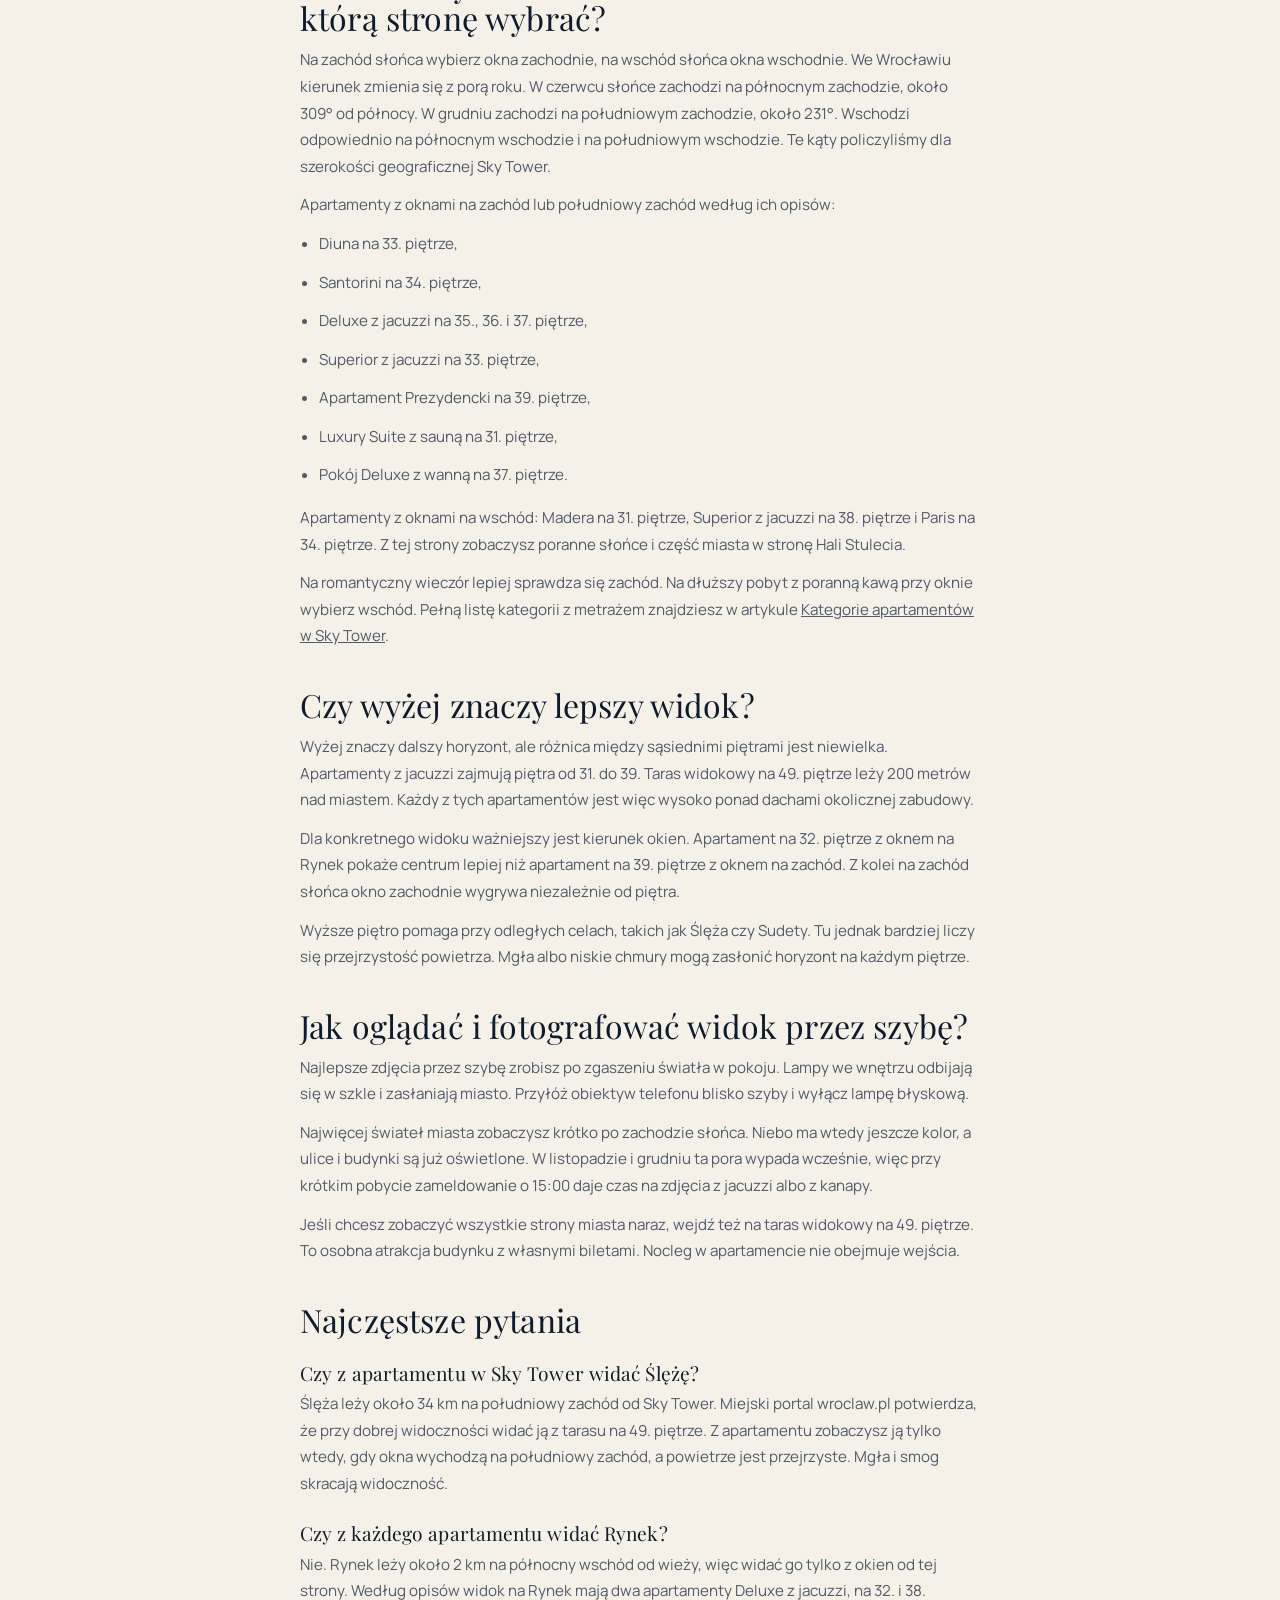
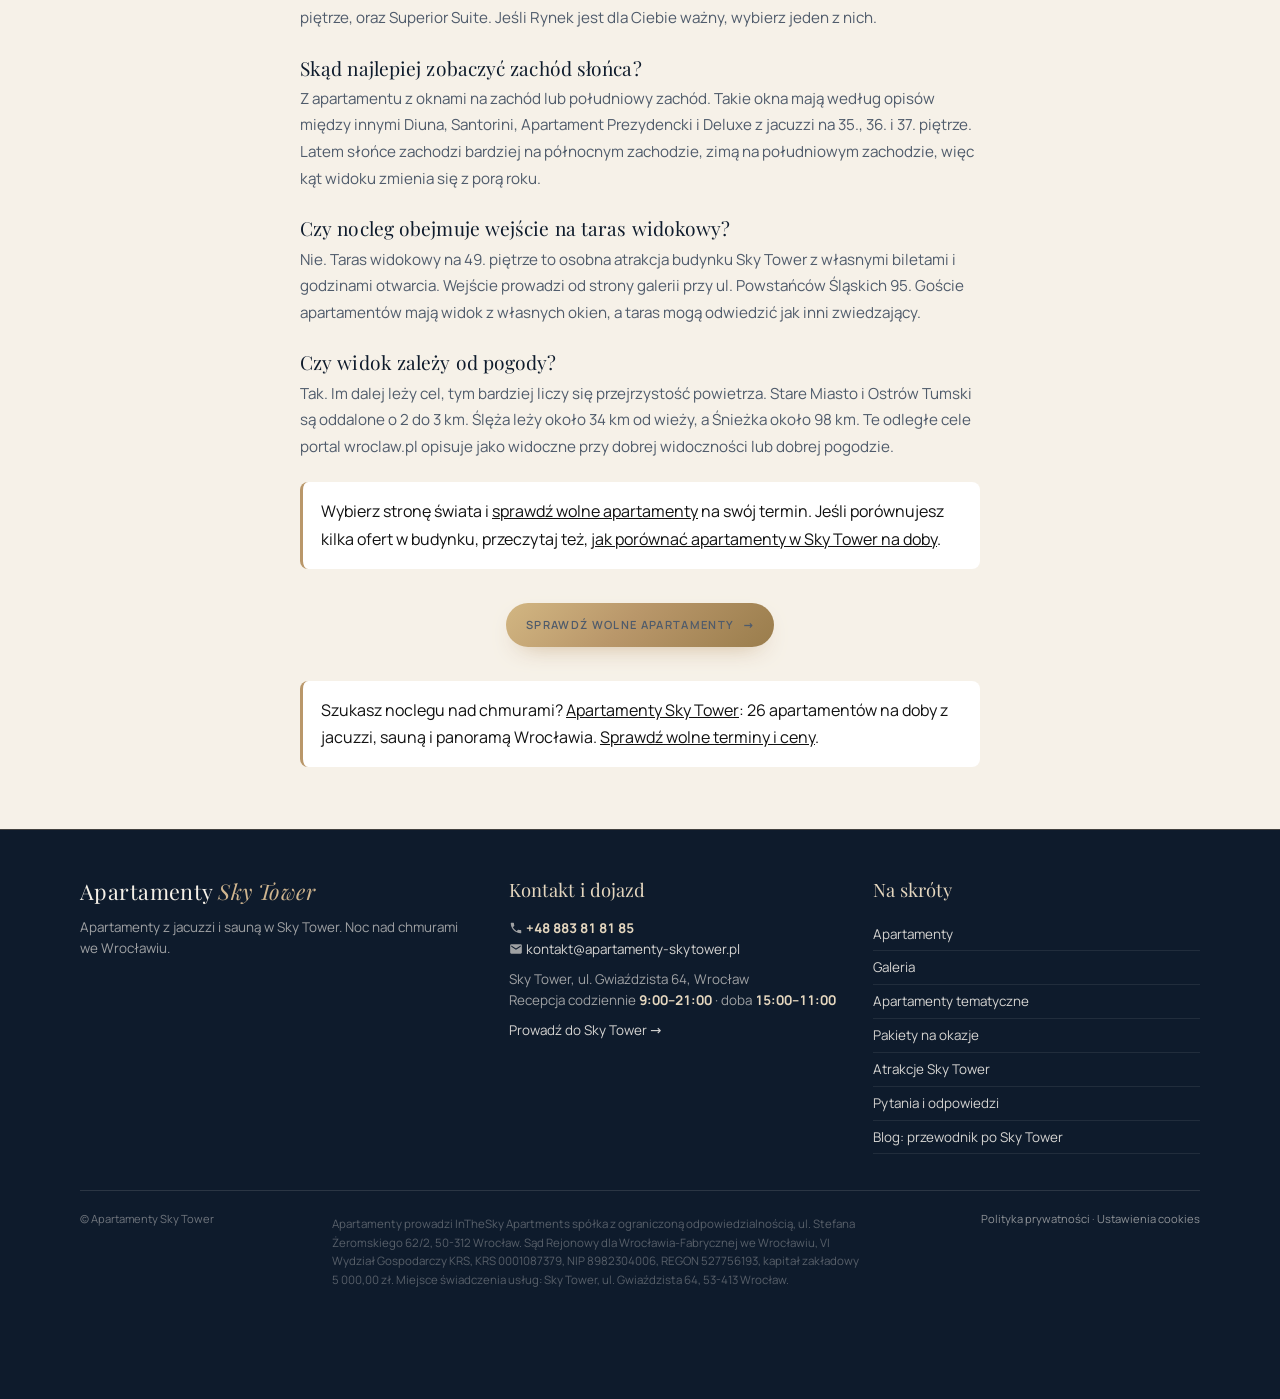
<file: blog/apartament-z-widokiem-sky-tower/index.html>
<!DOCTYPE html>
<html lang="pl">
<head>
<meta charset="utf-8"/>
<script async src="https://www.googletagmanager.com/gtag/js?id=G-RV4G81XBP1"></script>
<script>window.dataLayer=window.dataLayer||[];function gtag(){dataLayer.push(arguments);}
gtag('consent','default',{ad_storage:'denied',ad_user_data:'denied',ad_personalization:'denied',analytics_storage:'denied',functionality_storage:'granted',security_storage:'granted',wait_for_update:500});
gtag('set','ads_data_redaction',true);gtag('set','url_passthrough',true);
window.zgodaClarity=function(){if(window.clarity)return;(function(c,l,a,r,i,t,y){c[a]=c[a]||function(){(c[a].q=c[a].q||[]).push(arguments)};t=l.createElement(r);t.async=1;t.src="https://www.clarity.ms/tag/"+i;y=l.getElementsByTagName(r)[0];y.parentNode.insertBefore(t,y);})(window,document,"clarity","script","z1pkvs44yq");};
try{var c=JSON.parse(localStorage.getItem('zgoda-v1')||'null');if(c){gtag('consent','update',{analytics_storage:c.a?'granted':'denied',ad_storage:c.m?'granted':'denied',ad_user_data:c.m?'granted':'denied',ad_personalization:c.m?'granted':'denied'});if(c.a)zgodaClarity();}}catch(e){}
gtag('js',new Date());gtag('config','G-RV4G81XBP1');</script>
<script>(function(w,d,s,l,i){w[l]=w[l]||[];w[l].push({'gtm.start':new Date().getTime(),event:'gtm.js'});var f=d.getElementsByTagName(s)[0],j=d.createElement(s);j.async=true;j.src='https://www.googletagmanager.com/gtm.js?id='+i;f.parentNode.insertBefore(j,f);})(window,document,'script','dataLayer','GTM-NVNTM3CW');</script>

<meta content="width=device-width, initial-scale=1.0" name="viewport"/>
<title>Apartament z widokiem w Sky Tower: strona świata i piętro</title>
<meta name="description" content="Co widać z apartamentu w Sky Tower: Rynek 2 km na północny wschód, Odra, Hala Stulecia, Ślęża. Która strona daje zachód słońca, a która centrum."/>
<meta name="robots" content="index, follow, max-image-preview:large"/>
<link href="https://apartamenty-skytower.pl/blog/apartament-z-widokiem-sky-tower/" rel="canonical"/>
<meta property="og:type" content="article"/><meta property="og:locale" content="pl_PL"/>
<meta property="og:title" content="Apartament z widokiem w Sky Tower: strona świata i piętro"/><meta property="og:description" content="Co widać z apartamentu w Sky Tower: Rynek 2 km na północny wschód, Odra, Hala Stulecia, Ślęża. Która strona daje zachód słońca, a która centrum."/>
<meta property="og:url" content="https://apartamenty-skytower.pl/blog/apartament-z-widokiem-sky-tower/"/><meta property="og:image" content="https://apartamenty-skytower.pl/media/penthouse-38-2.webp"/>
<meta name="theme-color" content="#0e1b2c"/>
<link rel="icon" href="/favicon.svg" type="image/svg+xml"/>
<link as="font" crossorigin="" href="/fonts/playfair-latin.woff2" rel="preload" type="font/woff2"/>
<link href="/style.css?v=202610221531" rel="stylesheet"/>
<script type="application/ld+json">{"@context": "https://schema.org", "@graph": [{"@type": "BlogPosting", "headline": "Apartament z widokiem w Sky Tower: która strona świata i które piętro", "description": "Co widać z apartamentu w Sky Tower: Rynek 2 km na północny wschód, Odra, Hala Stulecia, Ślęża. Która strona daje zachód słońca, a która centrum.", "url": "https://apartamenty-skytower.pl/blog/apartament-z-widokiem-sky-tower/", "mainEntityOfPage": "https://apartamenty-skytower.pl/blog/apartament-z-widokiem-sky-tower/", "datePublished": "2026-10-22", "dateModified": "2026-10-22", "inLanguage": "pl-PL", "image": "https://apartamenty-skytower.pl/media/penthouse-38-2.webp", "author": {"@type": "Organization", "name": "Apartamenty Sky Tower", "url": "https://apartamenty-skytower.pl/"}, "publisher": {"@type": "Organization", "name": "Apartamenty Sky Tower", "url": "https://apartamenty-skytower.pl/"}, "about": {"@type": "Place", "name": "Sky Tower", "address": "ul. Gwiaździsta 64, 53-413 Wrocław"}}, {"@type": "BreadcrumbList", "itemListElement": [{"@type": "ListItem", "position": 1, "name": "Apartamenty Sky Tower", "item": "https://apartamenty-skytower.pl/"}, {"@type": "ListItem", "position": 2, "name": "Blog", "item": "https://apartamenty-skytower.pl/blog/"}, {"@type": "ListItem", "position": 3, "name": "Apartament z widokiem w Sky Tower: która strona świata i które piętro", "item": "https://apartamenty-skytower.pl/blog/apartament-z-widokiem-sky-tower/"}]}, {"@type": "FAQPage", "mainEntity": [{"@type": "Question", "name": "Czy z apartamentu w Sky Tower widać Ślężę?", "acceptedAnswer": {"@type": "Answer", "text": "Ślęża leży około 34 km na południowy zachód od Sky Tower. Miejski portal wroclaw.pl potwierdza, że przy dobrej widoczności widać ją z tarasu na 49. piętrze. Z apartamentu zobaczysz ją tylko wtedy, gdy okna wychodzą na południowy zachód, a powietrze jest przejrzyste. Mgła i smog skracają widoczność."}}, {"@type": "Question", "name": "Czy z każdego apartamentu widać Rynek?", "acceptedAnswer": {"@type": "Answer", "text": "Nie. Rynek leży około 2 km na północny wschód od wieży, więc widać go tylko z okien od tej strony. Według opisów widok na Rynek mają dwa apartamenty Deluxe z jacuzzi, na 32. i 38. piętrze, oraz Superior Suite. Jeśli Rynek jest dla Ciebie ważny, wybierz jeden z nich."}}, {"@type": "Question", "name": "Skąd najlepiej zobaczyć zachód słońca?", "acceptedAnswer": {"@type": "Answer", "text": "Z apartamentu z oknami na zachód lub południowy zachód. Takie okna mają według opisów między innymi Diuna, Santorini, Apartament Prezydencki i Deluxe z jacuzzi na 35., 36. i 37. piętrze. Latem słońce zachodzi bardziej na północnym zachodzie, zimą na południowym zachodzie, więc kąt widoku zmienia się z porą roku."}}, {"@type": "Question", "name": "Czy nocleg obejmuje wejście na taras widokowy?", "acceptedAnswer": {"@type": "Answer", "text": "Nie. Taras widokowy na 49. piętrze to osobna atrakcja budynku Sky Tower z własnymi biletami i godzinami otwarcia. Wejście prowadzi od strony galerii przy ul. Powstańców Śląskich 95. Goście apartamentów mają widok z własnych okien, a taras mogą odwiedzić jak inni zwiedzający."}}, {"@type": "Question", "name": "Czy widok zależy od pogody?", "acceptedAnswer": {"@type": "Answer", "text": "Tak. Im dalej leży cel, tym bardziej liczy się przejrzystość powietrza. Stare Miasto i Ostrów Tumski są oddalone o 2 do 3 km. Ślęża leży około 34 km od wieży, a Śnieżka około 98 km. Te odległe cele portal wroclaw.pl opisuje jako widoczne przy dobrej widoczności lub dobrej pogodzie."}}]}]}</script>
</head>
<body>
<header class="topbar">
<a class="wordmark" href="/">Apartamenty <em>Sky Tower</em></a>
<span class="grow"></span>
<a class="top-tel" href="tel:+48883818185"><svg aria-hidden="true" class="ico" viewBox="0 0 24 24"><path d="M6.62 10.79a15.05 15.05 0 0 0 6.59 6.59l2.2-2.2a1 1 0 0 1 1.02-.24c1.12.37 2.33.57 3.57.57a1 1 0 0 1 1 1V20a1 1 0 0 1-1 1C10.85 21 3 13.15 3 4a1 1 0 0 1 1-1h3.5a1 1 0 0 1 1 1c0 1.24.2 2.45.57 3.57a1 1 0 0 1-.25 1.02l-2.2 2.2z"/></svg> <span>+48 883 81 81 85</span></a>
<a class="btn btn-gold" href="/rezerwacja/">Zarezerwuj swój pobyt</a>
<a class="btn btn-heart top-cta2" href="/" data-to="pakiety"><span class="hh">♥</span> Pakiet romantyczny</a>
<button aria-label="Otwórz menu" class="burger" data-menu-open="">☰</button>
</header>
<nav aria-label="Menu główne" class="menu" id="menu">
<button aria-label="Zamknij menu" class="close" data-menu-close="">✕</button>
<span class="eyebrow">Najczęściej wybierane</span>
<ul class="best">
<li><a href="/" data-to="pakiety"><span class="bic">♥</span><span class="btx"><b>Pakiety romantyczne</b><small>aranżacja przed Waszym przyjazdem</small></span><span class="chev">→</span></a></li>
<li><a href="/" data-to="kierunki"><span class="bic">✦</span><span class="btx"><b>Pięć kierunków świata</b><small>Tokio · Santorini · Madera · Diuna · Paris</small></span><span class="chev">→</span></a></li>
</ul>
<span class="eyebrow">Menu</span>
<ul class="plain">
<li><a href="/" data-to="apartamenty">Apartamenty</a></li><li><a href="/" data-to="galeria">Galeria</a></li><li><a href="/" data-to="kierunki">Apartamenty tematyczne</a></li><li><a href="/" data-to="pakiety">Pakiety na okazje</a></li><li><a href="/" data-to="atrakcje">Atrakcje Sky Tower</a></li><li><a href="/" data-to="faq">Pytania i odpowiedzi</a></li><li><a href="/blog/">Blog: przewodnik po Sky Tower</a></li><li><a href="/" data-to="kontakt">Kontakt i dojazd</a></li>
</ul>
<div class="mcta">
<a class="btn btn-gold" href="/rezerwacja/">Zarezerwuj swój pobyt <span class="arrow">→</span></a>
<a class="btn btn-line" href="tel:+48883818185"><svg aria-hidden="true" class="ico" viewBox="0 0 24 24"><path d="M6.62 10.79a15.05 15.05 0 0 0 6.59 6.59l2.2-2.2a1 1 0 0 1 1.02-.24c1.12.37 2.33.57 3.57.57a1 1 0 0 1 1 1V20a1 1 0 0 1-1 1C10.85 21 3 13.15 3 4a1 1 0 0 1 1-1h3.5a1 1 0 0 1 1 1c0 1.24.2 2.45.57 3.57a1 1 0 0 1-.25 1.02l-2.2 2.2z"/></svg> +48 883 81 81 85</a>
</div>
</nav>
<main class="art"><article class="wrap">
<nav class="crumbs" aria-label="Okruszki"><a href="/">Apartamenty Sky Tower</a> › <a href="/blog/">Blog</a></nav>
<h1>Apartament z widokiem w Sky Tower: która strona świata i które piętro</h1>
<p class="meta">Aktualizacja: 22.10.2026</p>
<p class="lead">Apartament z widokiem w Sky Tower to apartament, którego okna patrzą w konkretną stronę miasta. O tym, co zobaczysz, decyduje głównie strona świata, a dopiero potem piętro. Rynek leży około 2 km na północny wschód od wieży, Hala Stulecia około 4,2 km na wschód, a zachód słońca zobaczysz z okien zachodnich.</p>
<figure><img alt="Apartament z widokiem w Sky Tower: która strona świata i które piętro" fetchpriority="high" decoding="async" src="/media/penthouse-38-2.webp" width="1200" height="800"/></figure>
<div class="box">W skrócie: najpierw wybierz kierunek, potem piętro.</div>
<ul><li>Rynek: około 2 km na północny wschód od Sky Tower.</li><li>Hala Stulecia: około 4,2 km na wschód.</li><li>Ślęża: około 34 km na południowy zachód.</li><li>Latem słońce zachodzi na północnym zachodzie, zimą na południowym zachodzie.</li><li>Apartamenty z jacuzzi są na piętrach od 31. do 39.</li></ul>
<h2>Co widać ze Sky Tower?</h2>
<p>Ze Sky Tower widać prawie cały Wrocław, a przy dobrej pogodzie także góry. Taras widokowy na 49. piętrze leży 200 metrów nad miastem. Miejski portal wroclaw.pl wymienia w panoramie Ostrów Tumski, kościół św. Elżbiety, most Rędziński, akademiki Kredka i Ołówek oraz wieżowce wrocławskiego „Manhattanu”.</p>
<p>Przy dobrej widoczności widać Ślężę. Według wroclaw.pl w pogodny dzień widać też Sudety i Śnieżkę. Ta sama strona pisze o „wstędze Odry”, czyli o rzece, która przepływa przez centrum miasta.</p>
<p>Z apartamentu widok jest węższy niż z tarasu. Okna patrzą w jedną albo dwie strony. Dlatego przy wyborze apartamentu pierwsze pytanie brzmi: w którą stronę świata wychodzą okna.</p>
<p>Zdjęcia panoramy z podpisami opublikował <a href="https://www.wroclaw.pl/dla-mieszkanca/panorama-wroclawia-z-tarasu-widokowego-sky-tower-zdjecia">portal miasta Wrocławia</a>. Warto je obejrzeć przed przyjazdem, żeby rozpoznać obiekty z okna.</p>
<h2>W którą stronę leżą Rynek, Odra i Hala Stulecia?</h2>
<p>Rynek i Stare Miasto leżą na północny wschód od Sky Tower, a Hala Stulecia na wschód. Kierunki i odległości policzyliśmy ze współrzędnych geograficznych tych miejsc w Wikipedii.</p>
<table><thead><tr><th>Miejsce</th><th>Kierunek od Sky Tower</th><th>Odległość w linii prostej</th></tr></thead><tbody><tr><td>Rynek</td><td>północ, północny wschód</td><td>około 2,0 km</td></tr><tr><td>Ostrów Tumski</td><td>północny wschód</td><td>około 2,8 km</td></tr><tr><td>Odra przy moście Grunwaldzkim</td><td>północny wschód</td><td>około 2,9 km</td></tr><tr><td>Hala Stulecia</td><td>wschód, północny wschód</td><td>około 4,2 km</td></tr><tr><td>Most Rędziński na Odrze</td><td>północny zachód</td><td>około 8,1 km</td></tr><tr><td>Ślęża</td><td>południowy zachód</td><td>około 34 km</td></tr><tr><td>Śnieżka</td><td>zachód, południowy zachód</td><td>około 98 km</td></tr></tbody></table>
<p>Z tabeli wynika prosta zasada. Centrum miasta i Odrę zobaczysz z okien od strony północnej i wschodniej. Góry są po stronie południowo-zachodniej.</p>
<h2>Które apartamenty mają widok na Rynek?</h2>
<p>Widok na Rynek mają według opisów dwa apartamenty z jacuzzi i Superior Suite. Pierwszy to Deluxe z jacuzzi i widokiem na Rynek na 38. piętrze. Wanna z hydromasażem stoi tam przy oknie, a wieczorem widać centrum w światłach. Drugi to Deluxe z jacuzzi na 32. piętrze, z okrągłym jacuzzi obok łóżka.</p>
<p>Superior Suite ma 100 m² i według opisu okna na Rynek oraz północno-zachodnią część miasta. Przyjmuje do 2 osób.</p>
<p>Rynek jest oddalony o około 2 km. Z tej odległości zobaczysz dachy Starego Miasta i wieże kościołów, a nie pojedyncze kamienice. Najlepiej wygląda wieczorem, gdy centrum jest oświetlone.</p>
<figure><img alt="Apartament Deluxe z jacuzzi i widokiem na Rynek o zmierzchu" loading="lazy" decoding="async" src="/media/deluxe-jacuzzi-rynek-v2-1.webp" width="1200" height="800"/><figcaption>Apartament Deluxe z jacuzzi i widokiem na Rynek o zmierzchu</figcaption></figure>
<h2>Wschód czy zachód słońca: którą stronę wybrać?</h2>
<p>Na zachód słońca wybierz okna zachodnie, na wschód słońca okna wschodnie. We Wrocławiu kierunek zmienia się z porą roku. W czerwcu słońce zachodzi na północnym zachodzie, około 309° od północy. W grudniu zachodzi na południowym zachodzie, około 231°. Wschodzi odpowiednio na północnym wschodzie i na południowym wschodzie. Te kąty policzyliśmy dla szerokości geograficznej Sky Tower.</p>
<p>Apartamenty z oknami na zachód lub południowy zachód według ich opisów:</p>
<ul><li>Diuna na 33. piętrze,</li><li>Santorini na 34. piętrze,</li><li>Deluxe z jacuzzi na 35., 36. i 37. piętrze,</li><li>Superior z jacuzzi na 33. piętrze,</li><li>Apartament Prezydencki na 39. piętrze,</li><li>Luxury Suite z sauną na 31. piętrze,</li><li>Pokój Deluxe z wanną na 37. piętrze.</li></ul>
<p>Apartamenty z oknami na wschód: Madera na 31. piętrze, Superior z jacuzzi na 38. piętrze i Paris na 34. piętrze. Z tej strony zobaczysz poranne słońce i część miasta w stronę Hali Stulecia.</p>
<p>Na romantyczny wieczór lepiej sprawdza się zachód. Na dłuższy pobyt z poranną kawą przy oknie wybierz wschód. Pełną listę kategorii z metrażem znajdziesz w artykule <a href="/blog/kategorie-apartamentow-sky-tower/">Kategorie apartamentów w Sky Tower</a>.</p>
<h2>Czy wyżej znaczy lepszy widok?</h2>
<p>Wyżej znaczy dalszy horyzont, ale różnica między sąsiednimi piętrami jest niewielka. Apartamenty z jacuzzi zajmują piętra od 31. do 39. Taras widokowy na 49. piętrze leży 200 metrów nad miastem. Każdy z tych apartamentów jest więc wysoko ponad dachami okolicznej zabudowy.</p>
<p>Dla konkretnego widoku ważniejszy jest kierunek okien. Apartament na 32. piętrze z oknem na Rynek pokaże centrum lepiej niż apartament na 39. piętrze z oknem na zachód. Z kolei na zachód słońca okno zachodnie wygrywa niezależnie od piętra.</p>
<p>Wyższe piętro pomaga przy odległych celach, takich jak Ślęża czy Sudety. Tu jednak bardziej liczy się przejrzystość powietrza. Mgła albo niskie chmury mogą zasłonić horyzont na każdym piętrze.</p>
<h2>Jak oglądać i fotografować widok przez szybę?</h2>
<p>Najlepsze zdjęcia przez szybę zrobisz po zgaszeniu światła w pokoju. Lampy we wnętrzu odbijają się w szkle i zasłaniają miasto. Przyłóż obiektyw telefonu blisko szyby i wyłącz lampę błyskową.</p>
<p>Najwięcej świateł miasta zobaczysz krótko po zachodzie słońca. Niebo ma wtedy jeszcze kolor, a ulice i budynki są już oświetlone. W listopadzie i grudniu ta pora wypada wcześnie, więc przy krótkim pobycie zameldowanie o 15:00 daje czas na zdjęcia z jacuzzi albo z kanapy.</p>
<p>Jeśli chcesz zobaczyć wszystkie strony miasta naraz, wejdź też na taras widokowy na 49. piętrze. To osobna atrakcja budynku z własnymi biletami. Nocleg w apartamencie nie obejmuje wejścia.</p>
<h2>Najczęstsze pytania</h2>
<h3>Czy z apartamentu w Sky Tower widać Ślężę?</h3>
<p>Ślęża leży około 34 km na południowy zachód od Sky Tower. Miejski portal wroclaw.pl potwierdza, że przy dobrej widoczności widać ją z tarasu na 49. piętrze. Z apartamentu zobaczysz ją tylko wtedy, gdy okna wychodzą na południowy zachód, a powietrze jest przejrzyste. Mgła i smog skracają widoczność.</p>
<h3>Czy z każdego apartamentu widać Rynek?</h3>
<p>Nie. Rynek leży około 2 km na północny wschód od wieży, więc widać go tylko z okien od tej strony. Według opisów widok na Rynek mają dwa apartamenty Deluxe z jacuzzi, na 32. i 38. piętrze, oraz Superior Suite. Jeśli Rynek jest dla Ciebie ważny, wybierz jeden z nich.</p>
<h3>Skąd najlepiej zobaczyć zachód słońca?</h3>
<p>Z apartamentu z oknami na zachód lub południowy zachód. Takie okna mają według opisów między innymi Diuna, Santorini, Apartament Prezydencki i Deluxe z jacuzzi na 35., 36. i 37. piętrze. Latem słońce zachodzi bardziej na północnym zachodzie, zimą na południowym zachodzie, więc kąt widoku zmienia się z porą roku.</p>
<h3>Czy nocleg obejmuje wejście na taras widokowy?</h3>
<p>Nie. Taras widokowy na 49. piętrze to osobna atrakcja budynku Sky Tower z własnymi biletami i godzinami otwarcia. Wejście prowadzi od strony galerii przy ul. Powstańców Śląskich 95. Goście apartamentów mają widok z własnych okien, a taras mogą odwiedzić jak inni zwiedzający.</p>
<h3>Czy widok zależy od pogody?</h3>
<p>Tak. Im dalej leży cel, tym bardziej liczy się przejrzystość powietrza. Stare Miasto i Ostrów Tumski są oddalone o 2 do 3 km. Ślęża leży około 34 km od wieży, a Śnieżka około 98 km. Te odległe cele portal wroclaw.pl opisuje jako widoczne przy dobrej widoczności lub dobrej pogodzie.</p>
<div class="box">Wybierz stronę świata i <a href="/rezerwacja/">sprawdź wolne apartamenty</a> na swój termin. Jeśli porównujesz kilka ofert w budynku, przeczytaj też, <a href="/blog/apartamenty-sky-tower-na-doby/">jak porównać apartamenty w Sky Tower na doby</a>.</div>
<p class="cta"><a class="btn btn-gold" href="/rezerwacja/">Sprawdź wolne apartamenty <span class="arrow">→</span></a></p>
<div class="box z-cta">Szukasz noclegu nad chmurami? <a href="/">Apartamenty Sky Tower</a>: 26 apartamentów na doby z jacuzzi, sauną i panoramą Wrocławia. <a href="/rezerwacja/">Sprawdź wolne terminy i ceny</a>.</div>
</article></main>
<footer id="kontakt">
<div class="wrap">
<div class="fgrid">
<div>
<p class="wordmark">Apartamenty <em>Sky Tower</em></p>
<p>Apartamenty z jacuzzi i sauną w Sky Tower. Noc nad chmurami we Wrocławiu.</p>
</div>
<div>
<h4>Kontakt i dojazd</h4>
<p><svg aria-hidden="true" class="ico" viewBox="0 0 24 24"><path d="M6.62 10.79a15.05 15.05 0 0 0 6.59 6.59l2.2-2.2a1 1 0 0 1 1.02-.24c1.12.37 2.33.57 3.57.57a1 1 0 0 1 1 1V20a1 1 0 0 1-1 1C10.85 21 3 13.15 3 4a1 1 0 0 1 1-1h3.5a1 1 0 0 1 1 1c0 1.24.2 2.45.57 3.57a1 1 0 0 1-.25 1.02l-2.2 2.2z"/></svg> <a href="tel:+48883818185"><b>+48 883 81 81 85</b></a><br/><svg aria-hidden="true" class="ico" viewBox="0 0 24 24"><path d="M20 4H4a2 2 0 0 0-2 2v12a2 2 0 0 0 2 2h16a2 2 0 0 0 2-2V6a2 2 0 0 0-2-2zm0 4.24-8 5-8-5V6l8 5 8-5v2.24z"/></svg> <a href="mailto:kontakt@apartamenty-skytower.pl">kontakt@apartamenty-skytower.pl</a></p>
<p>Sky Tower, ul. Gwiaździsta 64, Wrocław<br/>Recepcja codziennie <b>9:00–21:00</b> · doba <b>15:00–11:00</b></p>
<p><a href="https://maps.google.com/?q=Sky+Tower+Gwia%C5%BAdzista+64+Wroc%C5%82aw" rel="noopener" target="_blank">Prowadź do Sky Tower →</a></p>
</div>
<div class="fmenu">
<h4>Na skróty</h4>
<a href="/" data-to="apartamenty">Apartamenty</a><a href="/" data-to="galeria">Galeria</a><a href="/" data-to="kierunki">Apartamenty tematyczne</a><a href="/" data-to="pakiety">Pakiety na okazje</a><a href="/" data-to="atrakcje">Atrakcje Sky Tower</a><a href="/" data-to="faq">Pytania i odpowiedzi</a><a href="/blog/">Blog: przewodnik po Sky Tower</a>
</div>
</div>
<div class="legal">
<span>© Apartamenty Sky Tower</span>
<span class="firma">Apartamenty prowadzi InTheSky Apartments spółka z ograniczoną odpowiedzialnością, ul. Stefana Żeromskiego 62/2, 50-312 Wrocław. Sąd Rejonowy dla Wrocławia-Fabrycznej we Wrocławiu, VI Wydział Gospodarczy KRS, KRS 0001087379, NIP 8982304006, REGON 527756193, kapitał zakładowy 5 000,00 zł. Miejsce świadczenia usług: Sky Tower, ul. Gwiaździsta 64, 53-413 Wrocław.</span>
<span><a href="/polityka-prywatnosci/">Polityka prywatności</a> · <a href="/" data-zgoda-zmien>Ustawienia cookies</a></span>
</div>
</div>
</footer>
<script defer src="/site.js?v=202610221531"></script>
<div id="zgoda" class="zgoda" role="dialog" aria-label="Zgoda na pliki cookies" hidden>
<p>Używamy plików cookies do statystyk odwiedzin, a za Twoją zgodą także do reklam. Szczegóły: <a href="/polityka-prywatnosci/">polityka prywatności</a>.</p>
<div class="zgoda-b"><button type="button" class="btn btn-gold" data-z="all">Akceptuję wszystkie</button><button type="button" class="btn btn-line" data-z="stat">Tylko statystyki</button><button type="button" class="btn btn-line" data-z="none">Odrzucam</button></div>
</div>
<script>(function(){var b=document.getElementById('zgoda');if(!b)return;var s=null;try{s=localStorage.getItem('zgoda-v1')}catch(e){}if(!s)b.hidden=false;
function set(t){var c={a:t!=='none',m:t==='all'};try{localStorage.setItem('zgoda-v1',JSON.stringify(c))}catch(e){}
gtag('consent','update',{analytics_storage:c.a?'granted':'denied',ad_storage:c.m?'granted':'denied',ad_user_data:c.m?'granted':'denied',ad_personalization:c.m?'granted':'denied'});dataLayer.push({event:'zgoda_zapisana'});if(c.a&&window.zgodaClarity)zgodaClarity();b.hidden=true;}
b.addEventListener('click',function(e){var t=e.target.getAttribute('data-z');if(t)set(t);});
document.addEventListener('click',function(e){if(e.target.closest&&e.target.closest('[data-zgoda-zmien]')){e.preventDefault();b.hidden=false;}});})();</script>
</body>
</html>
</file>
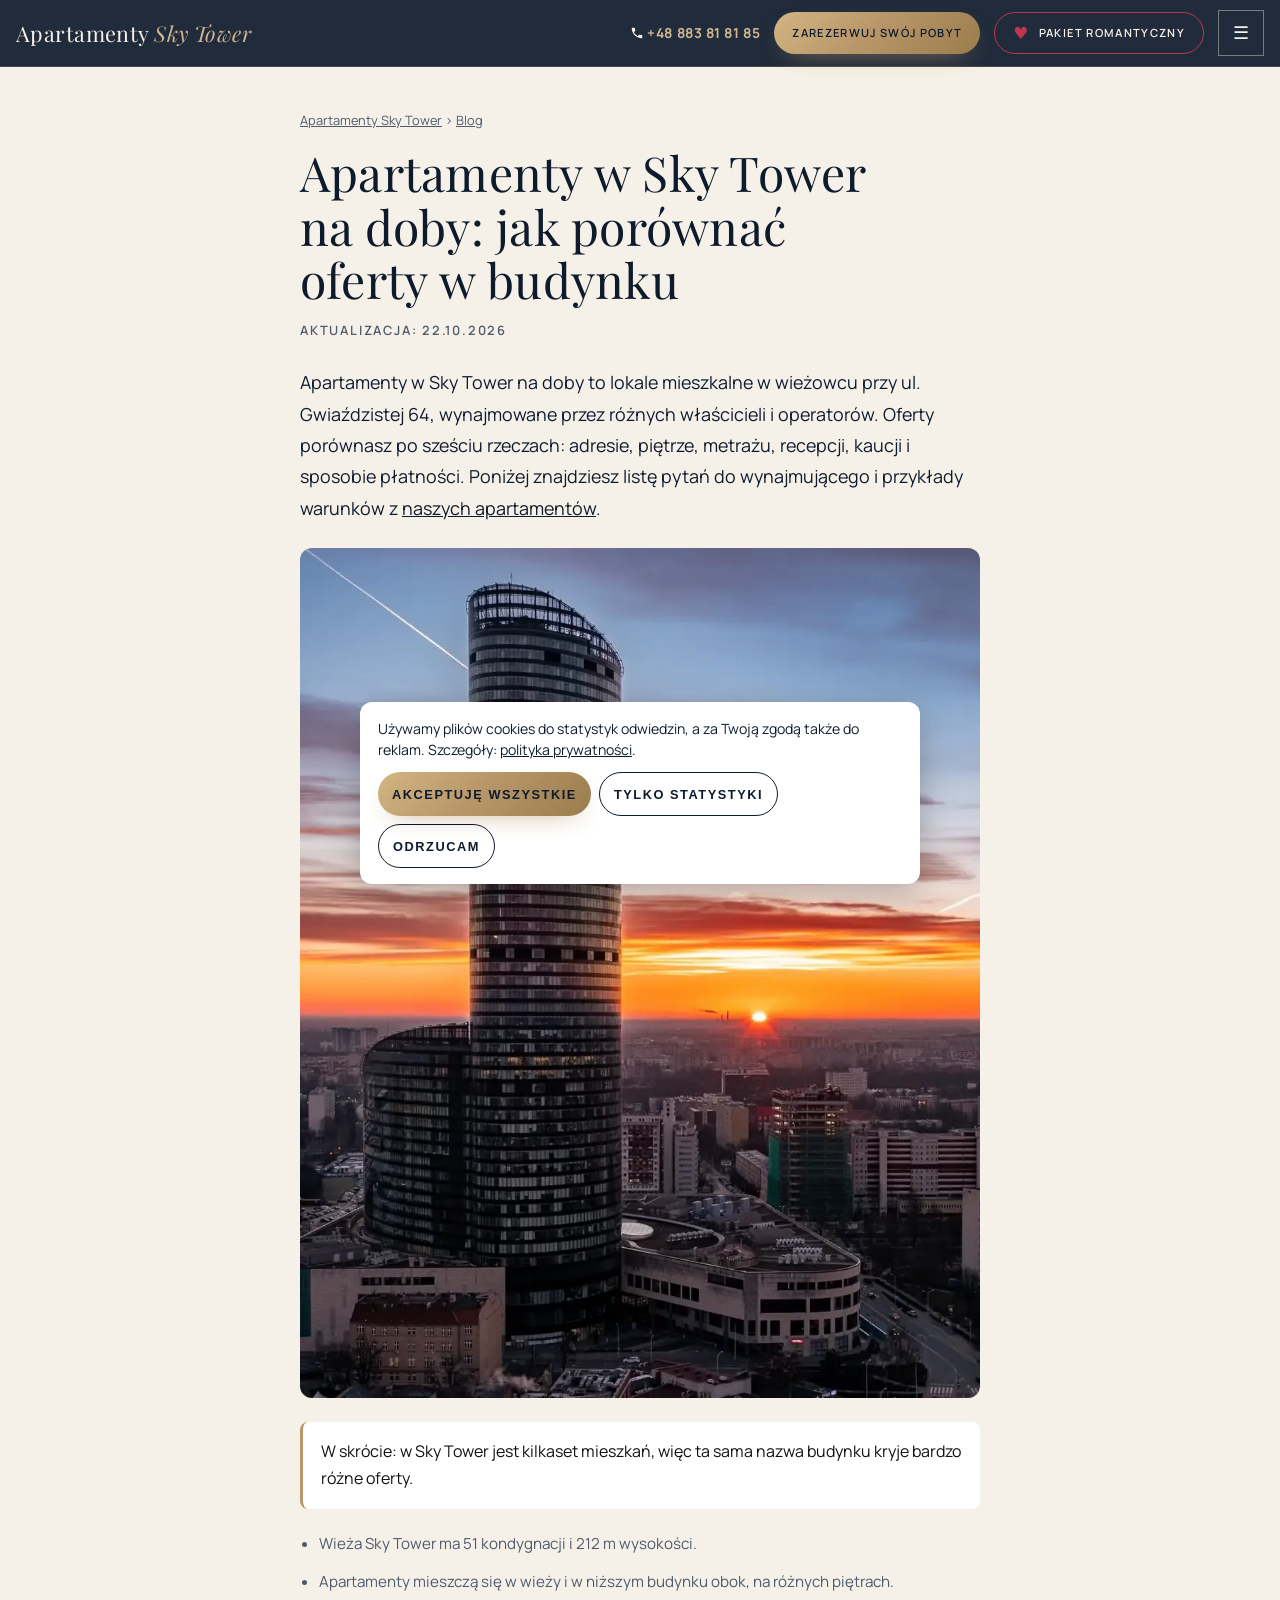
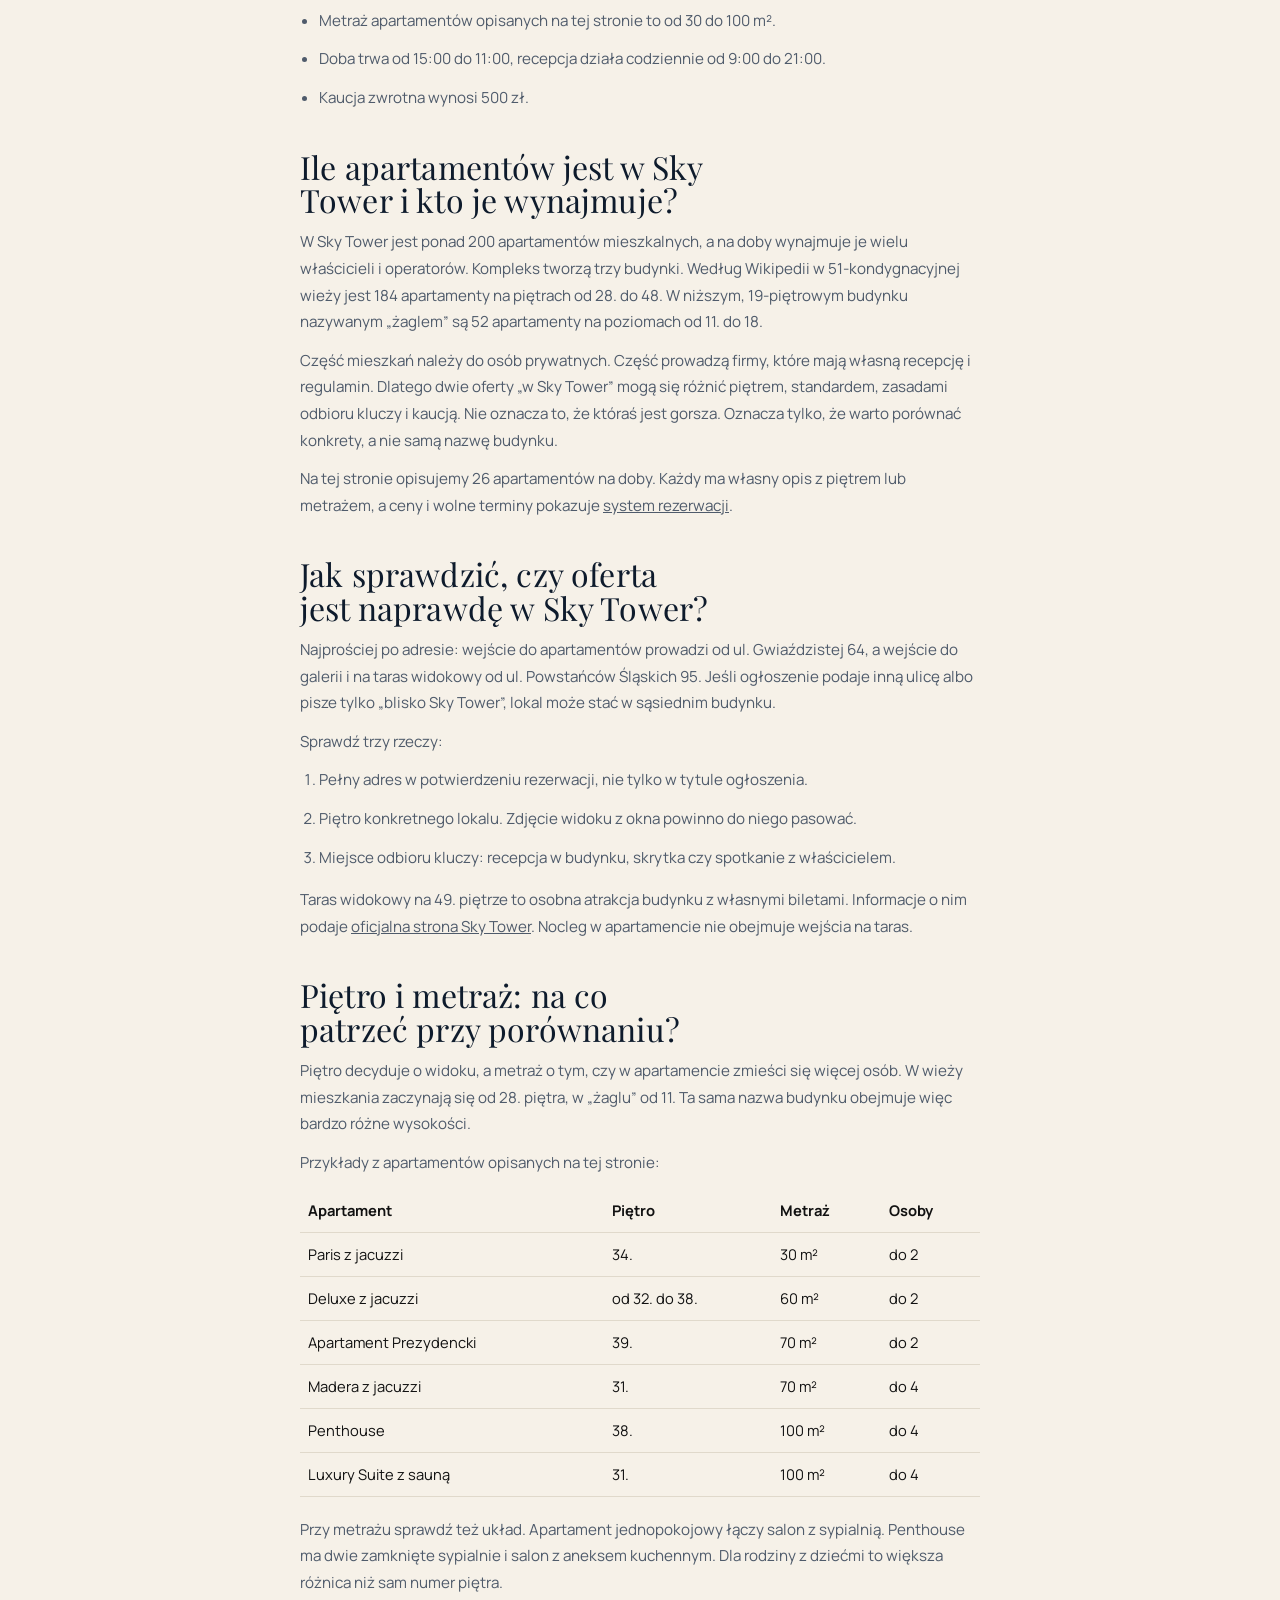
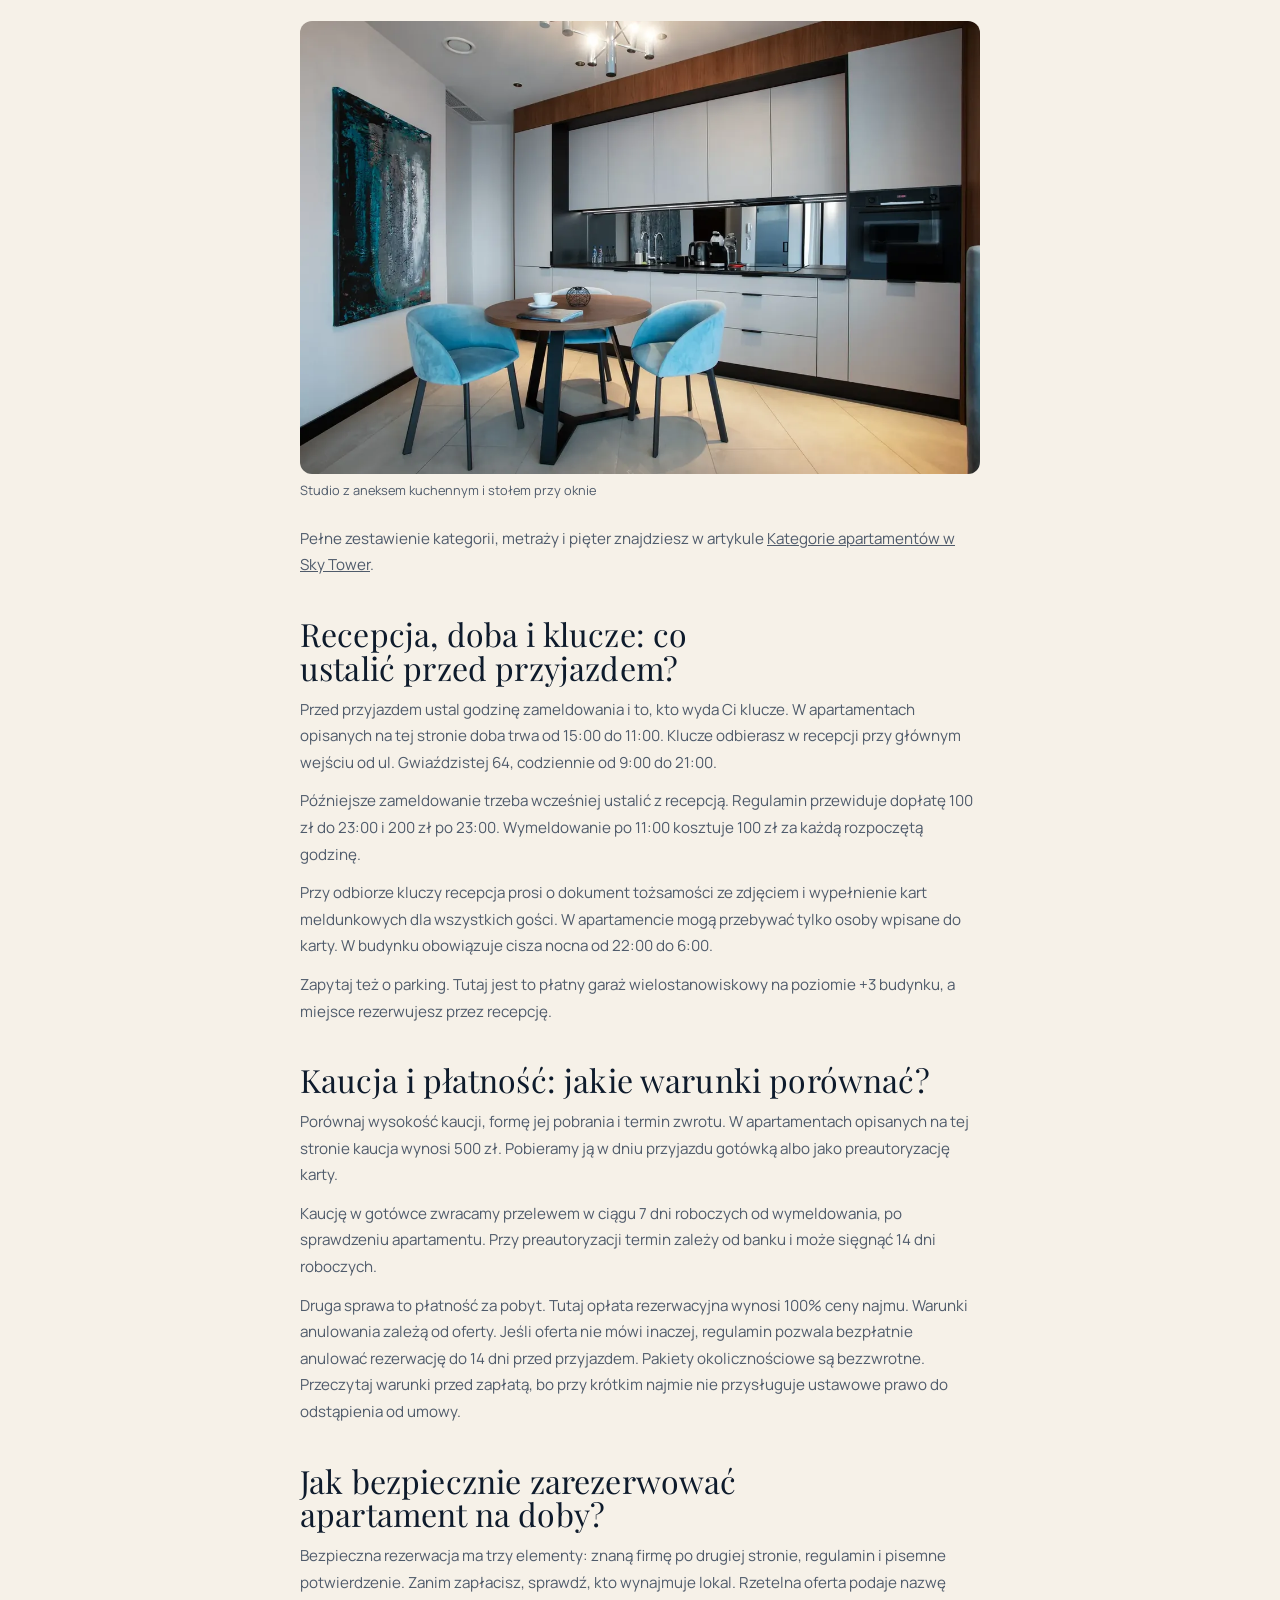
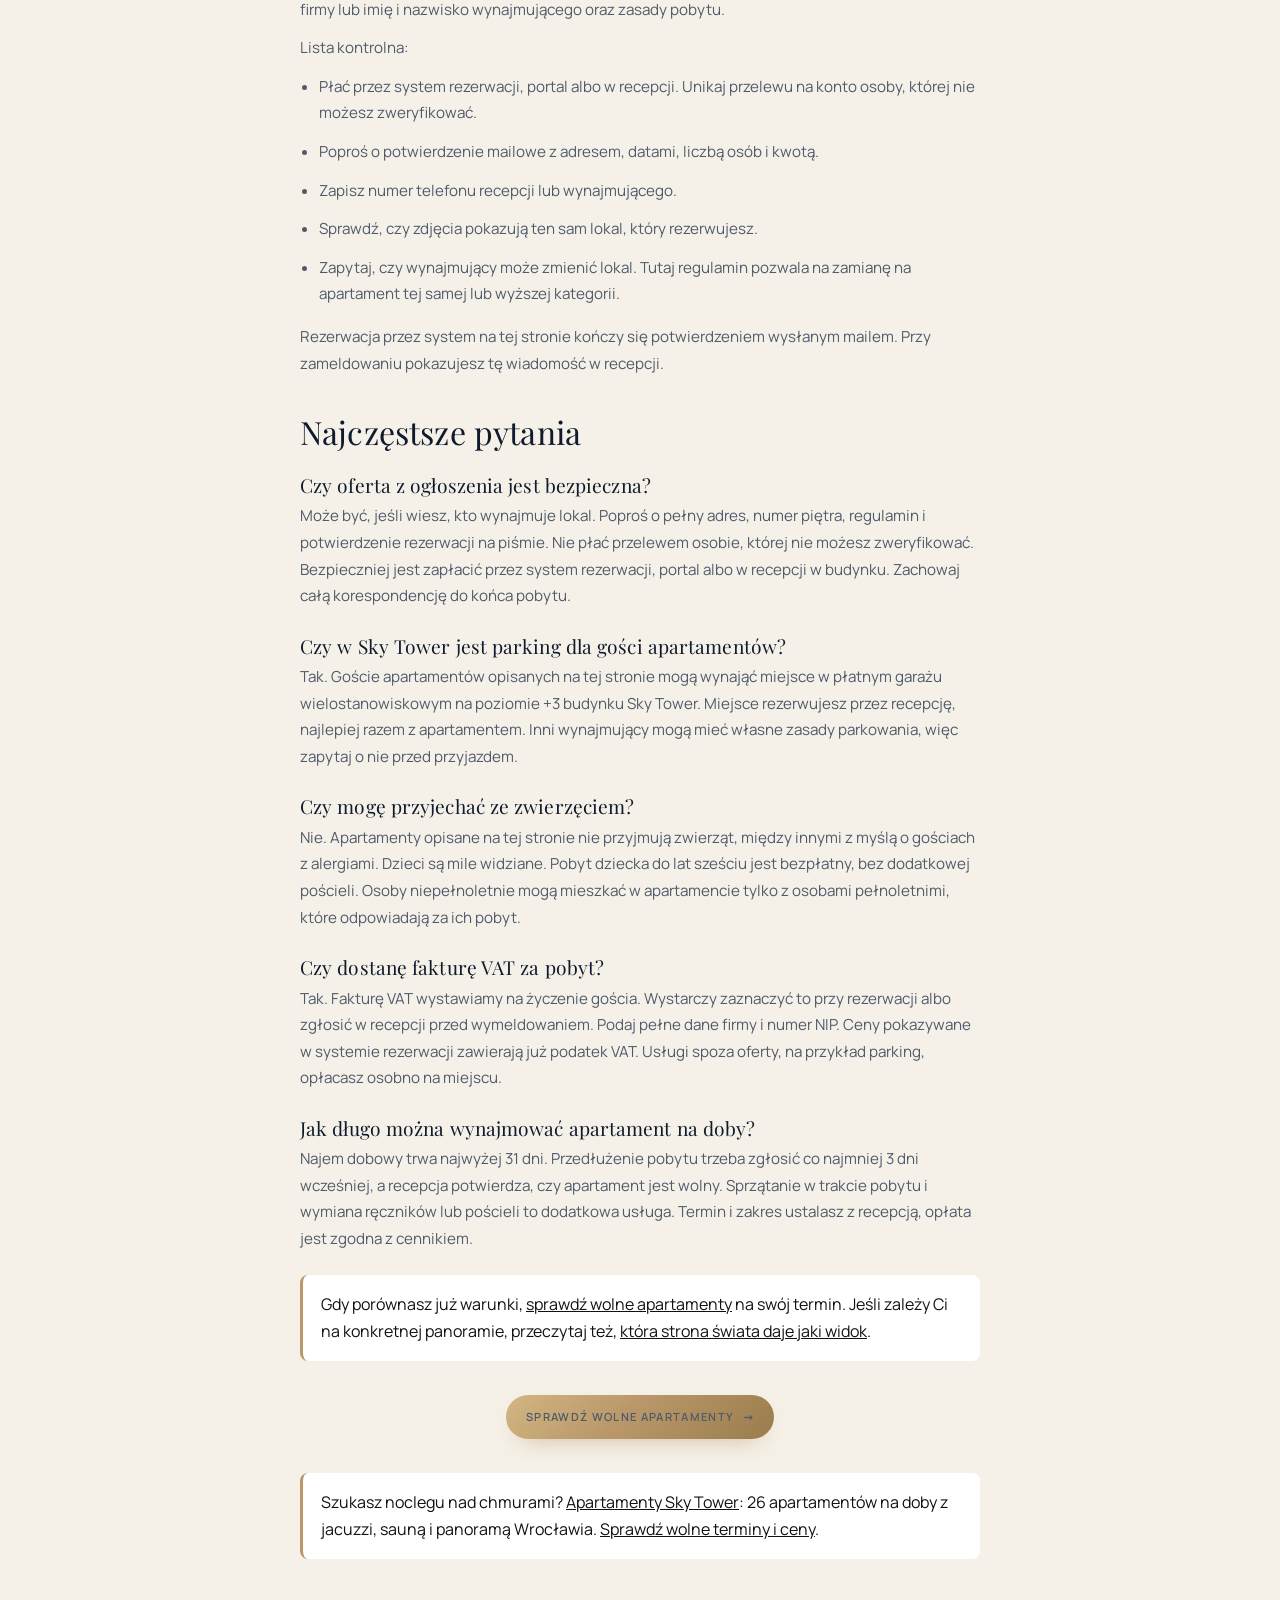
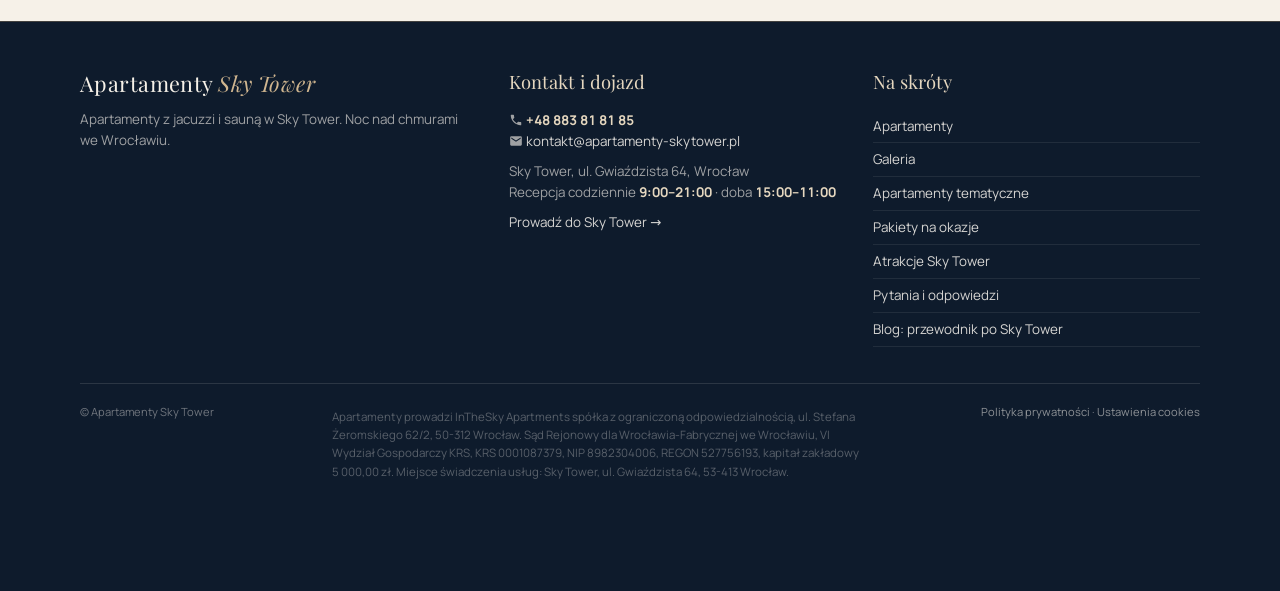
<file: blog/apartamenty-sky-tower-na-doby/index.html>
<!DOCTYPE html>
<html lang="pl">
<head>
<meta charset="utf-8"/>
<script async src="https://www.googletagmanager.com/gtag/js?id=G-RV4G81XBP1"></script>
<script>window.dataLayer=window.dataLayer||[];function gtag(){dataLayer.push(arguments);}
gtag('consent','default',{ad_storage:'denied',ad_user_data:'denied',ad_personalization:'denied',analytics_storage:'denied',functionality_storage:'granted',security_storage:'granted',wait_for_update:500});
gtag('set','ads_data_redaction',true);gtag('set','url_passthrough',true);
window.zgodaClarity=function(){if(window.clarity)return;(function(c,l,a,r,i,t,y){c[a]=c[a]||function(){(c[a].q=c[a].q||[]).push(arguments)};t=l.createElement(r);t.async=1;t.src="https://www.clarity.ms/tag/"+i;y=l.getElementsByTagName(r)[0];y.parentNode.insertBefore(t,y);})(window,document,"clarity","script","z1pkvs44yq");};
try{var c=JSON.parse(localStorage.getItem('zgoda-v1')||'null');if(c){gtag('consent','update',{analytics_storage:c.a?'granted':'denied',ad_storage:c.m?'granted':'denied',ad_user_data:c.m?'granted':'denied',ad_personalization:c.m?'granted':'denied'});if(c.a)zgodaClarity();}}catch(e){}
gtag('js',new Date());gtag('config','G-RV4G81XBP1');</script>
<script>(function(w,d,s,l,i){w[l]=w[l]||[];w[l].push({'gtm.start':new Date().getTime(),event:'gtm.js'});var f=d.getElementsByTagName(s)[0],j=d.createElement(s);j.async=true;j.src='https://www.googletagmanager.com/gtm.js?id='+i;f.parentNode.insertBefore(j,f);})(window,document,'script','dataLayer','GTM-NVNTM3CW');</script>

<meta content="width=device-width, initial-scale=1.0" name="viewport"/>
<title>Sky Tower apartamenty na doby: jak porównać oferty</title>
<meta name="description" content="Apartamenty w Sky Tower na doby: sprawdź adres, piętro, metraż, recepcję, kaucję i warunki płatności. Lista pytań, które warto zadać przed rezerwacją."/>
<meta name="robots" content="index, follow, max-image-preview:large"/>
<link href="https://apartamenty-skytower.pl/blog/apartamenty-sky-tower-na-doby/" rel="canonical"/>
<meta property="og:type" content="article"/><meta property="og:locale" content="pl_PL"/>
<meta property="og:title" content="Sky Tower apartamenty na doby: jak porównać oferty"/><meta property="og:description" content="Apartamenty w Sky Tower na doby: sprawdź adres, piętro, metraż, recepcję, kaucję i warunki płatności. Lista pytań, które warto zadać przed rezerwacją."/>
<meta property="og:url" content="https://apartamenty-skytower.pl/blog/apartamenty-sky-tower-na-doby/"/><meta property="og:image" content="https://apartamenty-skytower.pl/media/budynek-5b8540b-960.webp"/>
<meta name="theme-color" content="#0e1b2c"/>
<link rel="icon" href="/favicon.svg" type="image/svg+xml"/>
<link as="font" crossorigin="" href="/fonts/playfair-latin.woff2" rel="preload" type="font/woff2"/>
<link href="/style.css?v=202610221531" rel="stylesheet"/>
<script type="application/ld+json">{"@context": "https://schema.org", "@graph": [{"@type": "BlogPosting", "headline": "Apartamenty w Sky Tower na doby: jak porównać oferty w budynku", "description": "Apartamenty w Sky Tower na doby: sprawdź adres, piętro, metraż, recepcję, kaucję i warunki płatności. Lista pytań, które warto zadać przed rezerwacją.", "url": "https://apartamenty-skytower.pl/blog/apartamenty-sky-tower-na-doby/", "mainEntityOfPage": "https://apartamenty-skytower.pl/blog/apartamenty-sky-tower-na-doby/", "datePublished": "2026-10-22", "dateModified": "2026-10-22", "inLanguage": "pl-PL", "image": "https://apartamenty-skytower.pl/media/budynek-5b8540b-960.webp", "author": {"@type": "Organization", "name": "Apartamenty Sky Tower", "url": "https://apartamenty-skytower.pl/"}, "publisher": {"@type": "Organization", "name": "Apartamenty Sky Tower", "url": "https://apartamenty-skytower.pl/"}, "about": {"@type": "Place", "name": "Sky Tower", "address": "ul. Gwiaździsta 64, 53-413 Wrocław"}}, {"@type": "BreadcrumbList", "itemListElement": [{"@type": "ListItem", "position": 1, "name": "Apartamenty Sky Tower", "item": "https://apartamenty-skytower.pl/"}, {"@type": "ListItem", "position": 2, "name": "Blog", "item": "https://apartamenty-skytower.pl/blog/"}, {"@type": "ListItem", "position": 3, "name": "Apartamenty w Sky Tower na doby: jak porównać oferty w budynku", "item": "https://apartamenty-skytower.pl/blog/apartamenty-sky-tower-na-doby/"}]}, {"@type": "FAQPage", "mainEntity": [{"@type": "Question", "name": "Czy oferta z ogłoszenia jest bezpieczna?", "acceptedAnswer": {"@type": "Answer", "text": "Może być, jeśli wiesz, kto wynajmuje lokal. Poproś o pełny adres, numer piętra, regulamin i potwierdzenie rezerwacji na piśmie. Nie płać przelewem osobie, której nie możesz zweryfikować. Bezpieczniej jest zapłacić przez system rezerwacji, portal albo w recepcji w budynku. Zachowaj całą korespondencję do końca pobytu."}}, {"@type": "Question", "name": "Czy w Sky Tower jest parking dla gości apartamentów?", "acceptedAnswer": {"@type": "Answer", "text": "Tak. Goście apartamentów opisanych na tej stronie mogą wynająć miejsce w płatnym garażu wielostanowiskowym na poziomie +3 budynku Sky Tower. Miejsce rezerwujesz przez recepcję, najlepiej razem z apartamentem. Inni wynajmujący mogą mieć własne zasady parkowania, więc zapytaj o nie przed przyjazdem."}}, {"@type": "Question", "name": "Czy mogę przyjechać ze zwierzęciem?", "acceptedAnswer": {"@type": "Answer", "text": "Nie. Apartamenty opisane na tej stronie nie przyjmują zwierząt, między innymi z myślą o gościach z alergiami. Dzieci są mile widziane. Pobyt dziecka do lat sześciu jest bezpłatny, bez dodatkowej pościeli. Osoby niepełnoletnie mogą mieszkać w apartamencie tylko z osobami pełnoletnimi, które odpowiadają za ich pobyt."}}, {"@type": "Question", "name": "Czy dostanę fakturę VAT za pobyt?", "acceptedAnswer": {"@type": "Answer", "text": "Tak. Fakturę VAT wystawiamy na życzenie gościa. Wystarczy zaznaczyć to przy rezerwacji albo zgłosić w recepcji przed wymeldowaniem. Podaj pełne dane firmy i numer NIP. Ceny pokazywane w systemie rezerwacji zawierają już podatek VAT. Usługi spoza oferty, na przykład parking, opłacasz osobno na miejscu."}}, {"@type": "Question", "name": "Jak długo można wynajmować apartament na doby?", "acceptedAnswer": {"@type": "Answer", "text": "Najem dobowy trwa najwyżej 31 dni. Przedłużenie pobytu trzeba zgłosić co najmniej 3 dni wcześniej, a recepcja potwierdza, czy apartament jest wolny. Sprzątanie w trakcie pobytu i wymiana ręczników lub pościeli to dodatkowa usługa. Termin i zakres ustalasz z recepcją, opłata jest zgodna z cennikiem."}}]}]}</script>
</head>
<body>
<header class="topbar">
<a class="wordmark" href="/">Apartamenty <em>Sky Tower</em></a>
<span class="grow"></span>
<a class="top-tel" href="tel:+48883818185"><svg aria-hidden="true" class="ico" viewBox="0 0 24 24"><path d="M6.62 10.79a15.05 15.05 0 0 0 6.59 6.59l2.2-2.2a1 1 0 0 1 1.02-.24c1.12.37 2.33.57 3.57.57a1 1 0 0 1 1 1V20a1 1 0 0 1-1 1C10.85 21 3 13.15 3 4a1 1 0 0 1 1-1h3.5a1 1 0 0 1 1 1c0 1.24.2 2.45.57 3.57a1 1 0 0 1-.25 1.02l-2.2 2.2z"/></svg> <span>+48 883 81 81 85</span></a>
<a class="btn btn-gold" href="/rezerwacja/">Zarezerwuj swój pobyt</a>
<a class="btn btn-heart top-cta2" href="/" data-to="pakiety"><span class="hh">♥</span> Pakiet romantyczny</a>
<button aria-label="Otwórz menu" class="burger" data-menu-open="">☰</button>
</header>
<nav aria-label="Menu główne" class="menu" id="menu">
<button aria-label="Zamknij menu" class="close" data-menu-close="">✕</button>
<span class="eyebrow">Najczęściej wybierane</span>
<ul class="best">
<li><a href="/" data-to="pakiety"><span class="bic">♥</span><span class="btx"><b>Pakiety romantyczne</b><small>aranżacja przed Waszym przyjazdem</small></span><span class="chev">→</span></a></li>
<li><a href="/" data-to="kierunki"><span class="bic">✦</span><span class="btx"><b>Pięć kierunków świata</b><small>Tokio · Santorini · Madera · Diuna · Paris</small></span><span class="chev">→</span></a></li>
</ul>
<span class="eyebrow">Menu</span>
<ul class="plain">
<li><a href="/" data-to="apartamenty">Apartamenty</a></li><li><a href="/" data-to="galeria">Galeria</a></li><li><a href="/" data-to="kierunki">Apartamenty tematyczne</a></li><li><a href="/" data-to="pakiety">Pakiety na okazje</a></li><li><a href="/" data-to="atrakcje">Atrakcje Sky Tower</a></li><li><a href="/" data-to="faq">Pytania i odpowiedzi</a></li><li><a href="/blog/">Blog: przewodnik po Sky Tower</a></li><li><a href="/" data-to="kontakt">Kontakt i dojazd</a></li>
</ul>
<div class="mcta">
<a class="btn btn-gold" href="/rezerwacja/">Zarezerwuj swój pobyt <span class="arrow">→</span></a>
<a class="btn btn-line" href="tel:+48883818185"><svg aria-hidden="true" class="ico" viewBox="0 0 24 24"><path d="M6.62 10.79a15.05 15.05 0 0 0 6.59 6.59l2.2-2.2a1 1 0 0 1 1.02-.24c1.12.37 2.33.57 3.57.57a1 1 0 0 1 1 1V20a1 1 0 0 1-1 1C10.85 21 3 13.15 3 4a1 1 0 0 1 1-1h3.5a1 1 0 0 1 1 1c0 1.24.2 2.45.57 3.57a1 1 0 0 1-.25 1.02l-2.2 2.2z"/></svg> +48 883 81 81 85</a>
</div>
</nav>
<main class="art"><article class="wrap">
<nav class="crumbs" aria-label="Okruszki"><a href="/">Apartamenty Sky Tower</a> › <a href="/blog/">Blog</a></nav>
<h1>Apartamenty w Sky Tower na doby: jak porównać oferty w budynku</h1>
<p class="meta">Aktualizacja: 22.10.2026</p>
<p class="lead">Apartamenty w Sky Tower na doby to lokale mieszkalne w wieżowcu przy ul. Gwiaździstej 64, wynajmowane przez różnych właścicieli i operatorów. Oferty porównasz po sześciu rzeczach: adresie, piętrze, metrażu, recepcji, kaucji i sposobie płatności. Poniżej znajdziesz listę pytań do wynajmującego i przykłady warunków z <a href="/">naszych apartamentów</a>.</p>
<figure><img alt="Apartamenty w Sky Tower na doby: jak porównać oferty w budynku" fetchpriority="high" decoding="async" src="/media/budynek-5b8540b-960.webp" width="960" height="1200"/></figure>
<div class="box">W skrócie: w Sky Tower jest kilkaset mieszkań, więc ta sama nazwa budynku kryje bardzo różne oferty.</div>
<ul><li>Wieża Sky Tower ma 51 kondygnacji i 212 m wysokości.</li><li>Apartamenty mieszczą się w wieży i w niższym budynku obok, na różnych piętrach.</li><li>Metraż apartamentów opisanych na tej stronie to od 30 do 100 m².</li><li>Doba trwa od 15:00 do 11:00, recepcja działa codziennie od 9:00 do 21:00.</li><li>Kaucja zwrotna wynosi 500 zł.</li></ul>
<h2>Ile apartamentów jest w Sky Tower i kto je wynajmuje?</h2>
<p>W Sky Tower jest ponad 200 apartamentów mieszkalnych, a na doby wynajmuje je wielu właścicieli i operatorów. Kompleks tworzą trzy budynki. Według Wikipedii w 51-kondygnacyjnej wieży jest 184 apartamenty na piętrach od 28. do 48. W niższym, 19-piętrowym budynku nazywanym „żaglem” są 52 apartamenty na poziomach od 11. do 18.</p>
<p>Część mieszkań należy do osób prywatnych. Część prowadzą firmy, które mają własną recepcję i regulamin. Dlatego dwie oferty „w Sky Tower” mogą się różnić piętrem, standardem, zasadami odbioru kluczy i kaucją. Nie oznacza to, że któraś jest gorsza. Oznacza tylko, że warto porównać konkrety, a nie samą nazwę budynku.</p>
<p>Na tej stronie opisujemy 26 apartamentów na doby. Każdy ma własny opis z piętrem lub metrażem, a ceny i wolne terminy pokazuje <a href="/rezerwacja/">system rezerwacji</a>.</p>
<h2>Jak sprawdzić, czy oferta jest naprawdę w Sky Tower?</h2>
<p>Najprościej po adresie: wejście do apartamentów prowadzi od ul. Gwiaździstej 64, a wejście do galerii i na taras widokowy od ul. Powstańców Śląskich 95. Jeśli ogłoszenie podaje inną ulicę albo pisze tylko „blisko Sky Tower”, lokal może stać w sąsiednim budynku.</p>
<p>Sprawdź trzy rzeczy:</p>
<ol><li>Pełny adres w potwierdzeniu rezerwacji, nie tylko w tytule ogłoszenia.</li><li>Piętro konkretnego lokalu. Zdjęcie widoku z okna powinno do niego pasować.</li><li>Miejsce odbioru kluczy: recepcja w budynku, skrytka czy spotkanie z właścicielem.</li></ol>
<p>Taras widokowy na 49. piętrze to osobna atrakcja budynku z własnymi biletami. Informacje o nim podaje <a href="https://skytower.pl/taras-widokowy/">oficjalna strona Sky Tower</a>. Nocleg w apartamencie nie obejmuje wejścia na taras.</p>
<h2>Piętro i metraż: na co patrzeć przy porównaniu?</h2>
<p>Piętro decyduje o widoku, a metraż o tym, czy w apartamencie zmieści się więcej osób. W wieży mieszkania zaczynają się od 28. piętra, w „żaglu” od 11. Ta sama nazwa budynku obejmuje więc bardzo różne wysokości.</p>
<p>Przykłady z apartamentów opisanych na tej stronie:</p>
<table><thead><tr><th>Apartament</th><th>Piętro</th><th>Metraż</th><th>Osoby</th></tr></thead><tbody><tr><td>Paris z jacuzzi</td><td>34.</td><td>30 m²</td><td>do 2</td></tr><tr><td>Deluxe z jacuzzi</td><td>od 32. do 38.</td><td>60 m²</td><td>do 2</td></tr><tr><td>Apartament Prezydencki</td><td>39.</td><td>70 m²</td><td>do 2</td></tr><tr><td>Madera z jacuzzi</td><td>31.</td><td>70 m²</td><td>do 4</td></tr><tr><td>Penthouse</td><td>38.</td><td>100 m²</td><td>do 4</td></tr><tr><td>Luxury Suite z sauną</td><td>31.</td><td>100 m²</td><td>do 4</td></tr></tbody></table>
<p>Przy metrażu sprawdź też układ. Apartament jednopokojowy łączy salon z sypialnią. Penthouse ma dwie zamknięte sypialnie i salon z aneksem kuchennym. Dla rodziny z dziećmi to większa różnica niż sam numer piętra.</p>
<figure><img alt="Studio z aneksem kuchennym i stołem przy oknie" loading="lazy" decoding="async" src="/media/studio-34-2.webp" width="1200" height="800"/><figcaption>Studio z aneksem kuchennym i stołem przy oknie</figcaption></figure>
<p>Pełne zestawienie kategorii, metraży i pięter znajdziesz w artykule <a href="/blog/kategorie-apartamentow-sky-tower/">Kategorie apartamentów w Sky Tower</a>.</p>
<h2>Recepcja, doba i klucze: co ustalić przed przyjazdem?</h2>
<p>Przed przyjazdem ustal godzinę zameldowania i to, kto wyda Ci klucze. W apartamentach opisanych na tej stronie doba trwa od 15:00 do 11:00. Klucze odbierasz w recepcji przy głównym wejściu od ul. Gwiaździstej 64, codziennie od 9:00 do 21:00.</p>
<p>Późniejsze zameldowanie trzeba wcześniej ustalić z recepcją. Regulamin przewiduje dopłatę 100 zł do 23:00 i 200 zł po 23:00. Wymeldowanie po 11:00 kosztuje 100 zł za każdą rozpoczętą godzinę.</p>
<p>Przy odbiorze kluczy recepcja prosi o dokument tożsamości ze zdjęciem i wypełnienie kart meldunkowych dla wszystkich gości. W apartamencie mogą przebywać tylko osoby wpisane do karty. W budynku obowiązuje cisza nocna od 22:00 do 6:00.</p>
<p>Zapytaj też o parking. Tutaj jest to płatny garaż wielostanowiskowy na poziomie +3 budynku, a miejsce rezerwujesz przez recepcję.</p>
<h2>Kaucja i płatność: jakie warunki porównać?</h2>
<p>Porównaj wysokość kaucji, formę jej pobrania i termin zwrotu. W apartamentach opisanych na tej stronie kaucja wynosi 500 zł. Pobieramy ją w dniu przyjazdu gotówką albo jako preautoryzację karty.</p>
<p>Kaucję w gotówce zwracamy przelewem w ciągu 7 dni roboczych od wymeldowania, po sprawdzeniu apartamentu. Przy preautoryzacji termin zależy od banku i może sięgnąć 14 dni roboczych.</p>
<p>Druga sprawa to płatność za pobyt. Tutaj opłata rezerwacyjna wynosi 100% ceny najmu. Warunki anulowania zależą od oferty. Jeśli oferta nie mówi inaczej, regulamin pozwala bezpłatnie anulować rezerwację do 14 dni przed przyjazdem. Pakiety okolicznościowe są bezzwrotne. Przeczytaj warunki przed zapłatą, bo przy krótkim najmie nie przysługuje ustawowe prawo do odstąpienia od umowy.</p>
<h2>Jak bezpiecznie zarezerwować apartament na doby?</h2>
<p>Bezpieczna rezerwacja ma trzy elementy: znaną firmę po drugiej stronie, regulamin i pisemne potwierdzenie. Zanim zapłacisz, sprawdź, kto wynajmuje lokal. Rzetelna oferta podaje nazwę firmy lub imię i nazwisko wynajmującego oraz zasady pobytu.</p>
<p>Lista kontrolna:</p>
<ul><li>Płać przez system rezerwacji, portal albo w recepcji. Unikaj przelewu na konto osoby, której nie możesz zweryfikować.</li><li>Poproś o potwierdzenie mailowe z adresem, datami, liczbą osób i kwotą.</li><li>Zapisz numer telefonu recepcji lub wynajmującego.</li><li>Sprawdź, czy zdjęcia pokazują ten sam lokal, który rezerwujesz.</li><li>Zapytaj, czy wynajmujący może zmienić lokal. Tutaj regulamin pozwala na zamianę na apartament tej samej lub wyższej kategorii.</li></ul>
<p>Rezerwacja przez system na tej stronie kończy się potwierdzeniem wysłanym mailem. Przy zameldowaniu pokazujesz tę wiadomość w recepcji.</p>
<h2>Najczęstsze pytania</h2>
<h3>Czy oferta z ogłoszenia jest bezpieczna?</h3>
<p>Może być, jeśli wiesz, kto wynajmuje lokal. Poproś o pełny adres, numer piętra, regulamin i potwierdzenie rezerwacji na piśmie. Nie płać przelewem osobie, której nie możesz zweryfikować. Bezpieczniej jest zapłacić przez system rezerwacji, portal albo w recepcji w budynku. Zachowaj całą korespondencję do końca pobytu.</p>
<h3>Czy w Sky Tower jest parking dla gości apartamentów?</h3>
<p>Tak. Goście apartamentów opisanych na tej stronie mogą wynająć miejsce w płatnym garażu wielostanowiskowym na poziomie +3 budynku Sky Tower. Miejsce rezerwujesz przez recepcję, najlepiej razem z apartamentem. Inni wynajmujący mogą mieć własne zasady parkowania, więc zapytaj o nie przed przyjazdem.</p>
<h3>Czy mogę przyjechać ze zwierzęciem?</h3>
<p>Nie. Apartamenty opisane na tej stronie nie przyjmują zwierząt, między innymi z myślą o gościach z alergiami. Dzieci są mile widziane. Pobyt dziecka do lat sześciu jest bezpłatny, bez dodatkowej pościeli. Osoby niepełnoletnie mogą mieszkać w apartamencie tylko z osobami pełnoletnimi, które odpowiadają za ich pobyt.</p>
<h3>Czy dostanę fakturę VAT za pobyt?</h3>
<p>Tak. Fakturę VAT wystawiamy na życzenie gościa. Wystarczy zaznaczyć to przy rezerwacji albo zgłosić w recepcji przed wymeldowaniem. Podaj pełne dane firmy i numer NIP. Ceny pokazywane w systemie rezerwacji zawierają już podatek VAT. Usługi spoza oferty, na przykład parking, opłacasz osobno na miejscu.</p>
<h3>Jak długo można wynajmować apartament na doby?</h3>
<p>Najem dobowy trwa najwyżej 31 dni. Przedłużenie pobytu trzeba zgłosić co najmniej 3 dni wcześniej, a recepcja potwierdza, czy apartament jest wolny. Sprzątanie w trakcie pobytu i wymiana ręczników lub pościeli to dodatkowa usługa. Termin i zakres ustalasz z recepcją, opłata jest zgodna z cennikiem.</p>
<div class="box">Gdy porównasz już warunki, <a href="/rezerwacja/">sprawdź wolne apartamenty</a> na swój termin. Jeśli zależy Ci na konkretnej panoramie, przeczytaj też, <a href="/blog/apartament-z-widokiem-sky-tower/">która strona świata daje jaki widok</a>.</div>
<p class="cta"><a class="btn btn-gold" href="/rezerwacja/">Sprawdź wolne apartamenty <span class="arrow">→</span></a></p>
<div class="box z-cta">Szukasz noclegu nad chmurami? <a href="/">Apartamenty Sky Tower</a>: 26 apartamentów na doby z jacuzzi, sauną i panoramą Wrocławia. <a href="/rezerwacja/">Sprawdź wolne terminy i ceny</a>.</div>
</article></main>
<footer id="kontakt">
<div class="wrap">
<div class="fgrid">
<div>
<p class="wordmark">Apartamenty <em>Sky Tower</em></p>
<p>Apartamenty z jacuzzi i sauną w Sky Tower. Noc nad chmurami we Wrocławiu.</p>
</div>
<div>
<h4>Kontakt i dojazd</h4>
<p><svg aria-hidden="true" class="ico" viewBox="0 0 24 24"><path d="M6.62 10.79a15.05 15.05 0 0 0 6.59 6.59l2.2-2.2a1 1 0 0 1 1.02-.24c1.12.37 2.33.57 3.57.57a1 1 0 0 1 1 1V20a1 1 0 0 1-1 1C10.85 21 3 13.15 3 4a1 1 0 0 1 1-1h3.5a1 1 0 0 1 1 1c0 1.24.2 2.45.57 3.57a1 1 0 0 1-.25 1.02l-2.2 2.2z"/></svg> <a href="tel:+48883818185"><b>+48 883 81 81 85</b></a><br/><svg aria-hidden="true" class="ico" viewBox="0 0 24 24"><path d="M20 4H4a2 2 0 0 0-2 2v12a2 2 0 0 0 2 2h16a2 2 0 0 0 2-2V6a2 2 0 0 0-2-2zm0 4.24-8 5-8-5V6l8 5 8-5v2.24z"/></svg> <a href="mailto:kontakt@apartamenty-skytower.pl">kontakt@apartamenty-skytower.pl</a></p>
<p>Sky Tower, ul. Gwiaździsta 64, Wrocław<br/>Recepcja codziennie <b>9:00–21:00</b> · doba <b>15:00–11:00</b></p>
<p><a href="https://maps.google.com/?q=Sky+Tower+Gwia%C5%BAdzista+64+Wroc%C5%82aw" rel="noopener" target="_blank">Prowadź do Sky Tower →</a></p>
</div>
<div class="fmenu">
<h4>Na skróty</h4>
<a href="/" data-to="apartamenty">Apartamenty</a><a href="/" data-to="galeria">Galeria</a><a href="/" data-to="kierunki">Apartamenty tematyczne</a><a href="/" data-to="pakiety">Pakiety na okazje</a><a href="/" data-to="atrakcje">Atrakcje Sky Tower</a><a href="/" data-to="faq">Pytania i odpowiedzi</a><a href="/blog/">Blog: przewodnik po Sky Tower</a>
</div>
</div>
<div class="legal">
<span>© Apartamenty Sky Tower</span>
<span class="firma">Apartamenty prowadzi InTheSky Apartments spółka z ograniczoną odpowiedzialnością, ul. Stefana Żeromskiego 62/2, 50-312 Wrocław. Sąd Rejonowy dla Wrocławia-Fabrycznej we Wrocławiu, VI Wydział Gospodarczy KRS, KRS 0001087379, NIP 8982304006, REGON 527756193, kapitał zakładowy 5 000,00 zł. Miejsce świadczenia usług: Sky Tower, ul. Gwiaździsta 64, 53-413 Wrocław.</span>
<span><a href="/polityka-prywatnosci/">Polityka prywatności</a> · <a href="/" data-zgoda-zmien>Ustawienia cookies</a></span>
</div>
</div>
</footer>
<script defer src="/site.js?v=202610221531"></script>
<div id="zgoda" class="zgoda" role="dialog" aria-label="Zgoda na pliki cookies" hidden>
<p>Używamy plików cookies do statystyk odwiedzin, a za Twoją zgodą także do reklam. Szczegóły: <a href="/polityka-prywatnosci/">polityka prywatności</a>.</p>
<div class="zgoda-b"><button type="button" class="btn btn-gold" data-z="all">Akceptuję wszystkie</button><button type="button" class="btn btn-line" data-z="stat">Tylko statystyki</button><button type="button" class="btn btn-line" data-z="none">Odrzucam</button></div>
</div>
<script>(function(){var b=document.getElementById('zgoda');if(!b)return;var s=null;try{s=localStorage.getItem('zgoda-v1')}catch(e){}if(!s)b.hidden=false;
function set(t){var c={a:t!=='none',m:t==='all'};try{localStorage.setItem('zgoda-v1',JSON.stringify(c))}catch(e){}
gtag('consent','update',{analytics_storage:c.a?'granted':'denied',ad_storage:c.m?'granted':'denied',ad_user_data:c.m?'granted':'denied',ad_personalization:c.m?'granted':'denied'});dataLayer.push({event:'zgoda_zapisana'});if(c.a&&window.zgodaClarity)zgodaClarity();b.hidden=true;}
b.addEventListener('click',function(e){var t=e.target.getAttribute('data-z');if(t)set(t);});
document.addEventListener('click',function(e){if(e.target.closest&&e.target.closest('[data-zgoda-zmien]')){e.preventDefault();b.hidden=false;}});})();</script>
</body>
</html>
</file>
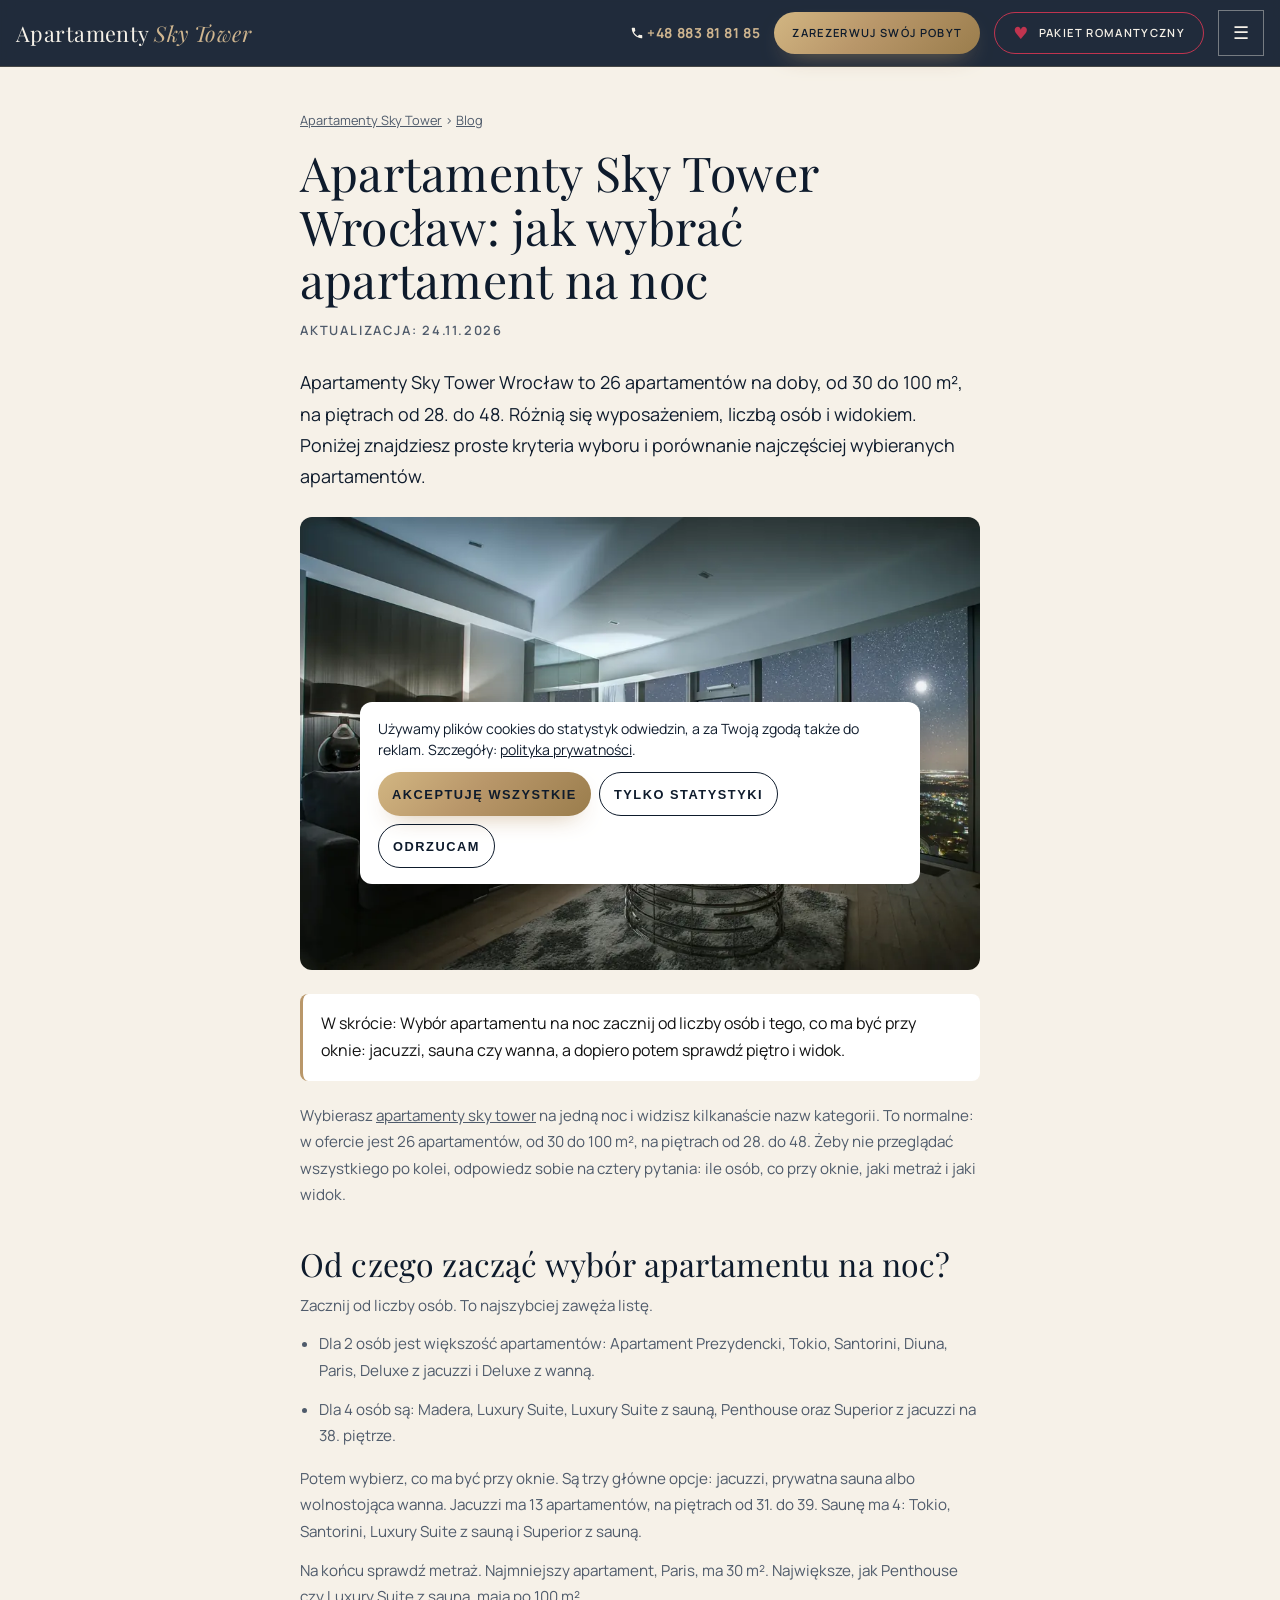
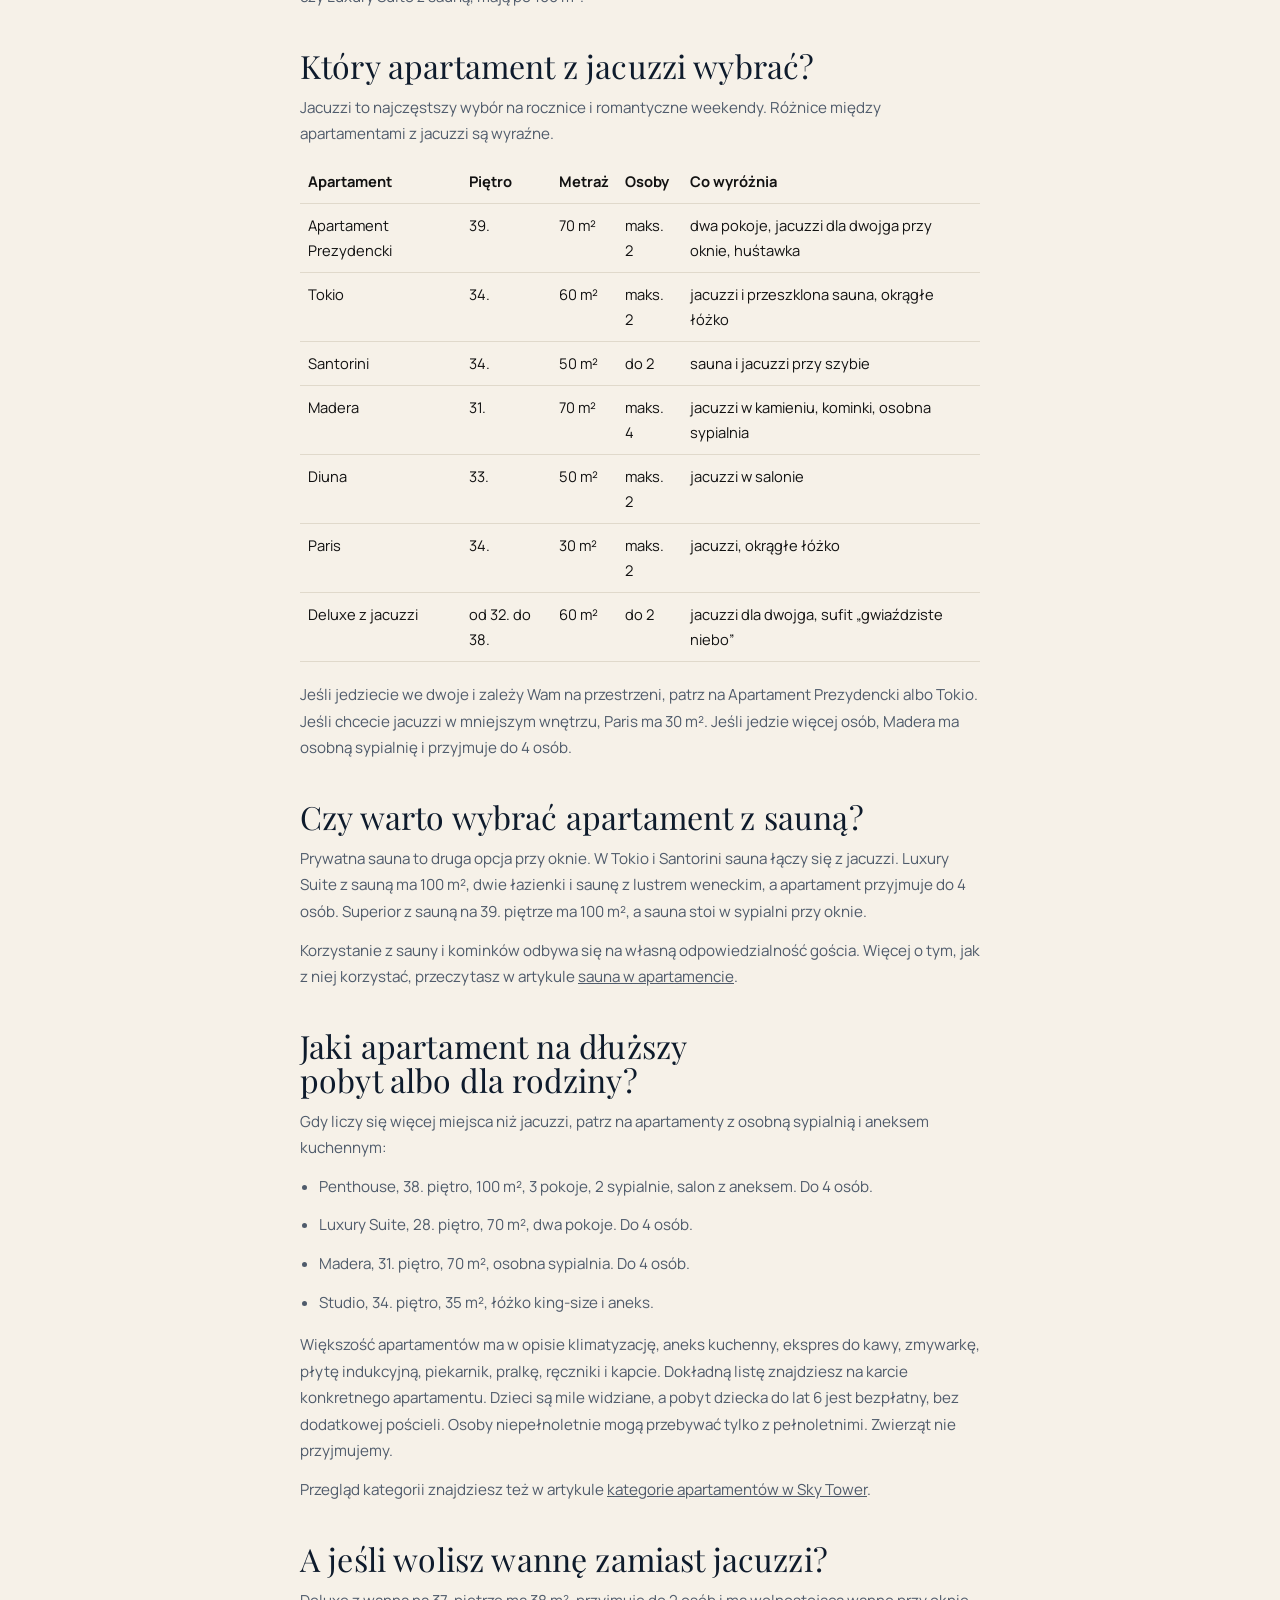
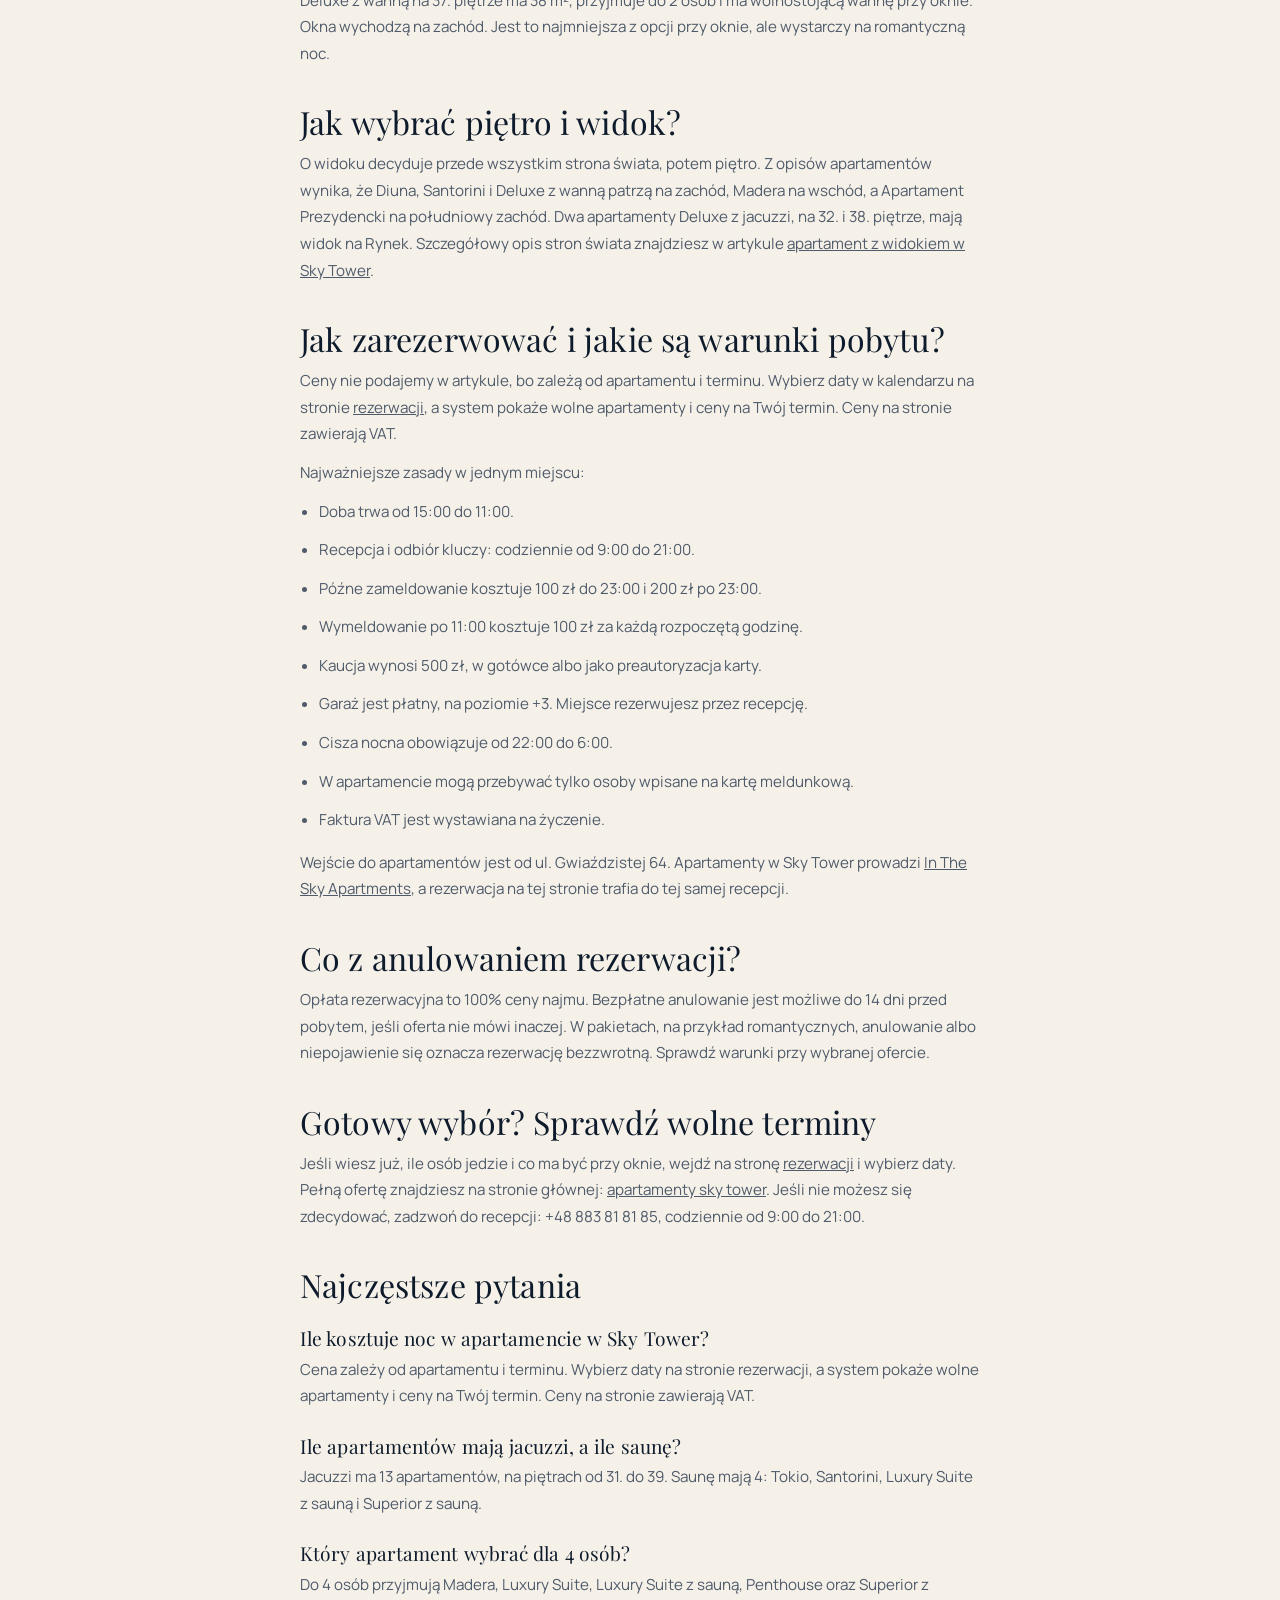
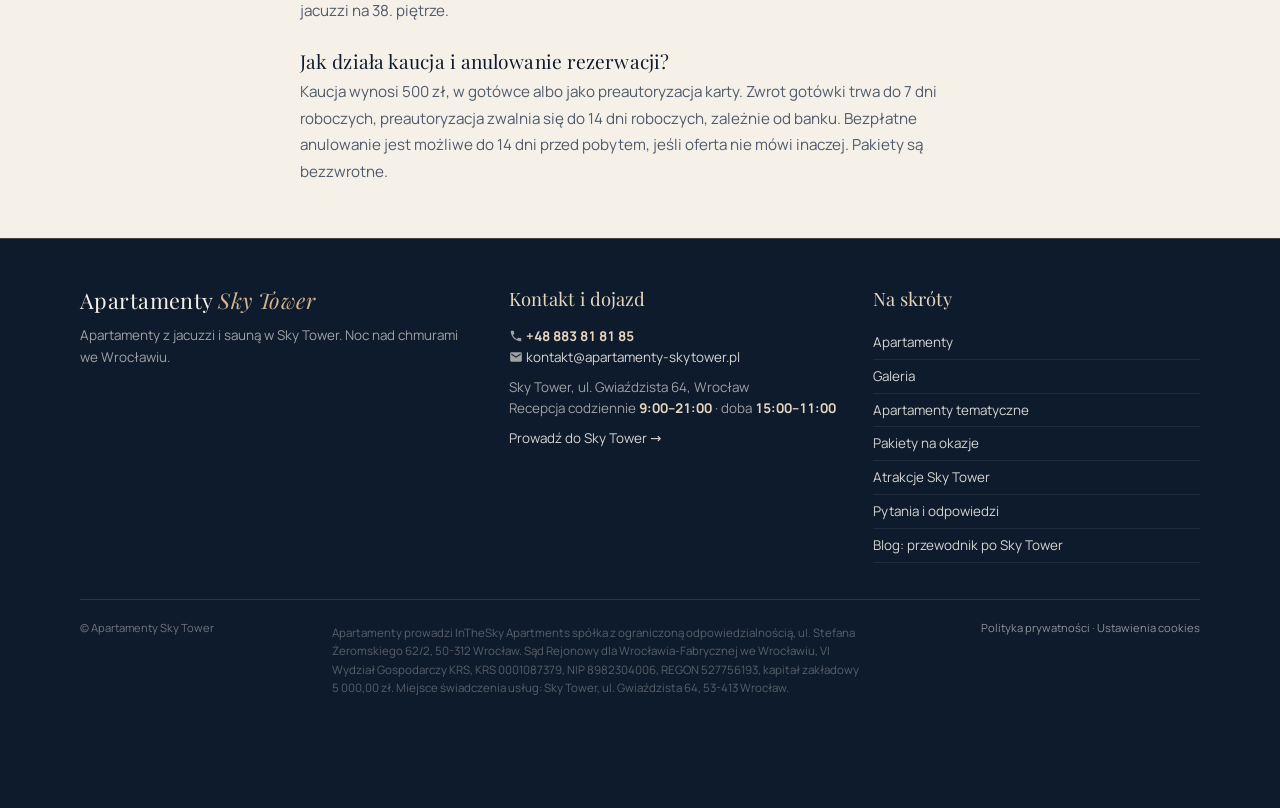
<file: blog/apartamenty-sky-tower-wroclaw-jak-wybrac-apartament-na-noc/index.html>
<!DOCTYPE html>
<html lang="pl">
<head>
<meta charset="utf-8"/>
<script async src="https://www.googletagmanager.com/gtag/js?id=G-RV4G81XBP1"></script>
<script>window.dataLayer=window.dataLayer||[];function gtag(){dataLayer.push(arguments);}
gtag('consent','default',{ad_storage:'denied',ad_user_data:'denied',ad_personalization:'denied',analytics_storage:'denied',functionality_storage:'granted',security_storage:'granted',wait_for_update:500});
gtag('set','ads_data_redaction',true);gtag('set','url_passthrough',true);
window.zgodaClarity=function(){if(window.clarity)return;(function(c,l,a,r,i,t,y){c[a]=c[a]||function(){(c[a].q=c[a].q||[]).push(arguments)};t=l.createElement(r);t.async=1;t.src="https://www.clarity.ms/tag/"+i;y=l.getElementsByTagName(r)[0];y.parentNode.insertBefore(t,y);})(window,document,"clarity","script","z1pkvs44yq");};
try{var c=JSON.parse(localStorage.getItem('zgoda-v1')||'null');if(c){gtag('consent','update',{analytics_storage:c.a?'granted':'denied',ad_storage:c.m?'granted':'denied',ad_user_data:c.m?'granted':'denied',ad_personalization:c.m?'granted':'denied'});if(c.a)zgodaClarity();}}catch(e){}
gtag('js',new Date());gtag('config','G-RV4G81XBP1');</script>
<script>(function(w,d,s,l,i){w[l]=w[l]||[];w[l].push({'gtm.start':new Date().getTime(),event:'gtm.js'});var f=d.getElementsByTagName(s)[0],j=d.createElement(s);j.async=true;j.src='https://www.googletagmanager.com/gtm.js?id='+i;f.parentNode.insertBefore(j,f);})(window,document,'script','dataLayer','GTM-NVNTM3CW');</script>

<meta content="width=device-width, initial-scale=1.0" name="viewport"/>
<title>Apartamenty Sky Tower Wrocław: jak wybrać na noc</title>
<meta name="description" content="Apartamenty Sky Tower Wrocław: porównanie apartamentów z jacuzzi, sauną i wanną, piętra, metraże, liczba osób. Sprawdź, który wybrać na noc i zarezerwuj."/>
<meta name="robots" content="index, follow, max-image-preview:large"/>
<link href="https://apartamenty-skytower.pl/blog/apartamenty-sky-tower-wroclaw-jak-wybrac-apartament-na-noc/" rel="canonical"/>
<meta property="og:type" content="article"/><meta property="og:locale" content="pl_PL"/>
<meta property="og:title" content="Apartamenty Sky Tower Wrocław: jak wybrać na noc"/><meta property="og:description" content="Apartamenty Sky Tower Wrocław: porównanie apartamentów z jacuzzi, sauną i wanną, piętra, metraże, liczba osób. Sprawdź, który wybrać na noc i zarezerwuj."/>
<meta property="og:url" content="https://apartamenty-skytower.pl/blog/apartamenty-sky-tower-wroclaw-jak-wybrac-apartament-na-noc/"/><meta property="og:image" content="https://apartamenty-skytower.pl/media/penthouse-38-2.webp"/>
<meta name="theme-color" content="#0e1b2c"/>
<link rel="icon" href="/favicon.svg" type="image/svg+xml"/>
<link as="font" crossorigin="" href="/fonts/playfair-latin.woff2" rel="preload" type="font/woff2"/>
<link href="/style.css?v=202610221531" rel="stylesheet"/>
<script type="application/ld+json">{"@context":"https://schema.org","@graph":[{"@type":"BlogPosting","headline":"Apartamenty Sky Tower Wrocław: jak wybrać apartament na noc","description":"Apartamenty Sky Tower Wrocław: porównanie apartamentów z jacuzzi, sauną i wanną, piętra, metraże, liczba osób. Sprawdź, który wybrać na noc i zarezerwuj.","datePublished":"2026-11-24","dateModified":"2026-11-24","inLanguage":"pl-PL","mainEntityOfPage":"https://apartamenty-skytower.pl/blog/apartamenty-sky-tower-wroclaw-jak-wybrac-apartament-na-noc/","image":"https://apartamenty-skytower.pl/media/penthouse-38-2.webp"},{"@type":"FAQPage","mainEntity":[{"@type":"Question","name":"Ile kosztuje noc w apartamencie w Sky Tower?","acceptedAnswer":{"@type":"Answer","text":"Cena zależy od apartamentu i terminu. Wybierz daty na stronie rezerwacji, a system pokaże wolne apartamenty i ceny na Twój termin. Ceny na stronie zawierają VAT."}},{"@type":"Question","name":"Ile apartamentów mają jacuzzi, a ile saunę?","acceptedAnswer":{"@type":"Answer","text":"Jacuzzi ma 13 apartamentów, na piętrach od 31. do 39. Saunę mają 4: Tokio, Santorini, Luxury Suite z sauną i Superior z sauną."}},{"@type":"Question","name":"Który apartament wybrać dla 4 osób?","acceptedAnswer":{"@type":"Answer","text":"Do 4 osób przyjmują Madera, Luxury Suite, Luxury Suite z sauną, Penthouse oraz Superior z jacuzzi na 38. piętrze."}},{"@type":"Question","name":"Jak działa kaucja i anulowanie rezerwacji?","acceptedAnswer":{"@type":"Answer","text":"Kaucja wynosi 500 zł, w gotówce albo jako preautoryzacja karty. Zwrot gotówki trwa do 7 dni roboczych, preautoryzacja zwalnia się do 14 dni roboczych, zależnie od banku. Bezpłatne anulowanie jest możliwe do 14 dni przed pobytem, jeśli oferta nie mówi inaczej. Pakiety są bezzwrotne."}}]}]}</script>
</head>
<body>
<header class="topbar">
<a class="wordmark" href="/">Apartamenty <em>Sky Tower</em></a>
<span class="grow"></span>
<a class="top-tel" href="tel:+48883818185"><svg aria-hidden="true" class="ico" viewBox="0 0 24 24"><path d="M6.62 10.79a15.05 15.05 0 0 0 6.59 6.59l2.2-2.2a1 1 0 0 1 1.02-.24c1.12.37 2.33.57 3.57.57a1 1 0 0 1 1 1V20a1 1 0 0 1-1 1C10.85 21 3 13.15 3 4a1 1 0 0 1 1-1h3.5a1 1 0 0 1 1 1c0 1.24.2 2.45.57 3.57a1 1 0 0 1-.25 1.02l-2.2 2.2z"/></svg> <span>+48 883 81 81 85</span></a>
<a class="btn btn-gold" href="/rezerwacja/">Zarezerwuj swój pobyt</a>
<a class="btn btn-heart top-cta2" href="/" data-to="pakiety"><span class="hh">♥</span> Pakiet romantyczny</a>
<button aria-label="Otwórz menu" class="burger" data-menu-open="">☰</button>
</header>
<nav aria-label="Menu główne" class="menu" id="menu">
<button aria-label="Zamknij menu" class="close" data-menu-close="">✕</button>
<span class="eyebrow">Najczęściej wybierane</span>
<ul class="best">
<li><a href="/" data-to="pakiety"><span class="bic">♥</span><span class="btx"><b>Pakiety romantyczne</b><small>aranżacja przed Waszym przyjazdem</small></span><span class="chev">→</span></a></li>
<li><a href="/" data-to="kierunki"><span class="bic">✦</span><span class="btx"><b>Pięć kierunków świata</b><small>Tokio · Santorini · Madera · Diuna · Paris</small></span><span class="chev">→</span></a></li>
</ul>
<span class="eyebrow">Menu</span>
<ul class="plain">
<li><a href="/" data-to="apartamenty">Apartamenty</a></li><li><a href="/" data-to="galeria">Galeria</a></li><li><a href="/" data-to="kierunki">Apartamenty tematyczne</a></li><li><a href="/" data-to="pakiety">Pakiety na okazje</a></li><li><a href="/" data-to="atrakcje">Atrakcje Sky Tower</a></li><li><a href="/" data-to="faq">Pytania i odpowiedzi</a></li><li><a href="/blog/">Blog: przewodnik po Sky Tower</a></li><li><a href="/" data-to="kontakt">Kontakt i dojazd</a></li>
</ul>
<div class="mcta">
<a class="btn btn-gold" href="/rezerwacja/">Zarezerwuj swój pobyt <span class="arrow">→</span></a>
<a class="btn btn-line" href="tel:+48883818185"><svg aria-hidden="true" class="ico" viewBox="0 0 24 24"><path d="M6.62 10.79a15.05 15.05 0 0 0 6.59 6.59l2.2-2.2a1 1 0 0 1 1.02-.24c1.12.37 2.33.57 3.57.57a1 1 0 0 1 1 1V20a1 1 0 0 1-1 1C10.85 21 3 13.15 3 4a1 1 0 0 1 1-1h3.5a1 1 0 0 1 1 1c0 1.24.2 2.45.57 3.57a1 1 0 0 1-.25 1.02l-2.2 2.2z"/></svg> +48 883 81 81 85</a>
</div>
</nav>
<main class="art"><article class="wrap">
<nav class="crumbs" aria-label="Okruszki"><a href="/">Apartamenty Sky Tower</a> › <a href="/blog/">Blog</a></nav>
<h1>Apartamenty Sky Tower Wrocław: jak wybrać apartament na noc</h1>
<p class="meta">Aktualizacja: 24.11.2026</p>
<p class="lead">Apartamenty Sky Tower Wrocław to 26 apartamentów na doby, od 30 do 100 m², na piętrach od 28. do 48. Różnią się wyposażeniem, liczbą osób i widokiem. Poniżej znajdziesz proste kryteria wyboru i porównanie najczęściej wybieranych apartamentów.</p>
<figure><img alt="Apartamenty Sky Tower Wrocław: jak wybrać apartament na noc" fetchpriority="high" decoding="async" src="/media/penthouse-38-2.webp" width="1200" height="800"/></figure>
<div class="box">W skrócie: Wybór apartamentu na noc zacznij od liczby osób i tego, co ma być przy oknie: jacuzzi, sauna czy wanna, a dopiero potem sprawdź piętro i widok.</div>
<p>Wybierasz <a href="/">apartamenty sky tower</a> na jedną noc i widzisz kilkanaście nazw kategorii. To normalne: w ofercie jest 26 apartamentów, od 30 do 100 m², na piętrach od 28. do 48. Żeby nie przeglądać wszystkiego po kolei, odpowiedz sobie na cztery pytania: ile osób, co przy oknie, jaki metraż i jaki widok.</p>
<h2>Od czego zacząć wybór apartamentu na noc?</h2>
<p>Zacznij od liczby osób. To najszybciej zawęża listę.</p>
<ul><li>Dla 2 osób jest większość apartamentów: Apartament Prezydencki, Tokio, Santorini, Diuna, Paris, Deluxe z jacuzzi i Deluxe z wanną.</li><li>Dla 4 osób są: Madera, Luxury Suite, Luxury Suite z sauną, Penthouse oraz Superior z jacuzzi na 38. piętrze.</li></ul>
<p>Potem wybierz, co ma być przy oknie. Są trzy główne opcje: jacuzzi, prywatna sauna albo wolnostojąca wanna. Jacuzzi ma 13 apartamentów, na piętrach od 31. do 39. Saunę ma 4: Tokio, Santorini, Luxury Suite z sauną i Superior z sauną.</p>
<p>Na końcu sprawdź metraż. Najmniejszy apartament, Paris, ma 30 m². Największe, jak Penthouse czy Luxury Suite z sauną, mają po 100 m².</p>
<h2>Który apartament z jacuzzi wybrać?</h2>
<p>Jacuzzi to najczęstszy wybór na rocznice i romantyczne weekendy. Różnice między apartamentami z jacuzzi są wyraźne.</p>
<div class="tbl"><table><thead><tr><th>Apartament</th><th>Piętro</th><th>Metraż</th><th>Osoby</th><th>Co wyróżnia</th></tr></thead><tbody><tr><td>Apartament Prezydencki</td><td>39.</td><td>70 m²</td><td>maks. 2</td><td>dwa pokoje, jacuzzi dla dwojga przy oknie, huśtawka</td></tr><tr><td>Tokio</td><td>34.</td><td>60 m²</td><td>maks. 2</td><td>jacuzzi i przeszklona sauna, okrągłe łóżko</td></tr><tr><td>Santorini</td><td>34.</td><td>50 m²</td><td>do 2</td><td>sauna i jacuzzi przy szybie</td></tr><tr><td>Madera</td><td>31.</td><td>70 m²</td><td>maks. 4</td><td>jacuzzi w kamieniu, kominki, osobna sypialnia</td></tr><tr><td>Diuna</td><td>33.</td><td>50 m²</td><td>maks. 2</td><td>jacuzzi w salonie</td></tr><tr><td>Paris</td><td>34.</td><td>30 m²</td><td>maks. 2</td><td>jacuzzi, okrągłe łóżko</td></tr><tr><td>Deluxe z jacuzzi</td><td>od 32. do 38.</td><td>60 m²</td><td>do 2</td><td>jacuzzi dla dwojga, sufit „gwiaździste niebo”</td></tr></tbody></table></div>
<p>Jeśli jedziecie we dwoje i zależy Wam na przestrzeni, patrz na Apartament Prezydencki albo Tokio. Jeśli chcecie jacuzzi w mniejszym wnętrzu, Paris ma 30 m². Jeśli jedzie więcej osób, Madera ma osobną sypialnię i przyjmuje do 4 osób.</p>
<h2>Czy warto wybrać apartament z sauną?</h2>
<p>Prywatna sauna to druga opcja przy oknie. W Tokio i Santorini sauna łączy się z jacuzzi. Luxury Suite z sauną ma 100 m², dwie łazienki i saunę z lustrem weneckim, a apartament przyjmuje do 4 osób. Superior z sauną na 39. piętrze ma 100 m², a sauna stoi w sypialni przy oknie.</p>
<p>Korzystanie z sauny i kominków odbywa się na własną odpowiedzialność gościa. Więcej o tym, jak z niej korzystać, przeczytasz w artykule <a href="/blog/sauna-w-apartamencie/">sauna w apartamencie</a>.</p>
<h2>Jaki apartament na dłuższy pobyt albo dla rodziny?</h2>
<p>Gdy liczy się więcej miejsca niż jacuzzi, patrz na apartamenty z osobną sypialnią i aneksem kuchennym:</p>
<ul><li>Penthouse, 38. piętro, 100 m², 3 pokoje, 2 sypialnie, salon z aneksem. Do 4 osób.</li><li>Luxury Suite, 28. piętro, 70 m², dwa pokoje. Do 4 osób.</li><li>Madera, 31. piętro, 70 m², osobna sypialnia. Do 4 osób.</li><li>Studio, 34. piętro, 35 m², łóżko king-size i aneks.</li></ul>
<p>Większość apartamentów ma w opisie klimatyzację, aneks kuchenny, ekspres do kawy, zmywarkę, płytę indukcyjną, piekarnik, pralkę, ręczniki i kapcie. Dokładną listę znajdziesz na karcie konkretnego apartamentu. Dzieci są mile widziane, a pobyt dziecka do lat 6 jest bezpłatny, bez dodatkowej pościeli. Osoby niepełnoletnie mogą przebywać tylko z pełnoletnimi. Zwierząt nie przyjmujemy.</p>
<p>Przegląd kategorii znajdziesz też w artykule <a href="/blog/kategorie-apartamentow-sky-tower/">kategorie apartamentów w Sky Tower</a>.</p>
<h2>A jeśli wolisz wannę zamiast jacuzzi?</h2>
<p>Deluxe z wanną na 37. piętrze ma 38 m², przyjmuje do 2 osób i ma wolnostojącą wannę przy oknie. Okna wychodzą na zachód. Jest to najmniejsza z opcji przy oknie, ale wystarczy na romantyczną noc.</p>
<h2>Jak wybrać piętro i widok?</h2>
<p>O widoku decyduje przede wszystkim strona świata, potem piętro. Z opisów apartamentów wynika, że Diuna, Santorini i Deluxe z wanną patrzą na zachód, Madera na wschód, a Apartament Prezydencki na południowy zachód. Dwa apartamenty Deluxe z jacuzzi, na 32. i 38. piętrze, mają widok na Rynek. Szczegółowy opis stron świata znajdziesz w artykule <a href="/blog/apartament-z-widokiem-sky-tower/">apartament z widokiem w Sky Tower</a>.</p>
<h2>Jak zarezerwować i jakie są warunki pobytu?</h2>
<p>Ceny nie podajemy w artykule, bo zależą od apartamentu i terminu. Wybierz daty w kalendarzu na stronie <a href="/rezerwacja/">rezerwacji</a>, a system pokaże wolne apartamenty i ceny na Twój termin. Ceny na stronie zawierają VAT.</p>
<p>Najważniejsze zasady w jednym miejscu:</p>
<ul><li>Doba trwa od 15:00 do 11:00.</li><li>Recepcja i odbiór kluczy: codziennie od 9:00 do 21:00.</li><li>Późne zameldowanie kosztuje 100 zł do 23:00 i 200 zł po 23:00.</li><li>Wymeldowanie po 11:00 kosztuje 100 zł za każdą rozpoczętą godzinę.</li><li>Kaucja wynosi 500 zł, w gotówce albo jako preautoryzacja karty.</li><li>Garaż jest płatny, na poziomie +3. Miejsce rezerwujesz przez recepcję.</li><li>Cisza nocna obowiązuje od 22:00 do 6:00.</li><li>W apartamencie mogą przebywać tylko osoby wpisane na kartę meldunkową.</li><li>Faktura VAT jest wystawiana na życzenie.</li></ul>
<p>Wejście do apartamentów jest od ul. Gwiaździstej 64. Apartamenty w Sky Tower prowadzi <a href="https://inthesky.apartments/">In The Sky Apartments</a>, a rezerwacja na tej stronie trafia do tej samej recepcji.</p>
<h2>Co z anulowaniem rezerwacji?</h2>
<p>Opłata rezerwacyjna to 100% ceny najmu. Bezpłatne anulowanie jest możliwe do 14 dni przed pobytem, jeśli oferta nie mówi inaczej. W pakietach, na przykład romantycznych, anulowanie albo niepojawienie się oznacza rezerwację bezzwrotną. Sprawdź warunki przy wybranej ofercie.</p>
<h2>Gotowy wybór? Sprawdź wolne terminy</h2>
<p>Jeśli wiesz już, ile osób jedzie i co ma być przy oknie, wejdź na stronę <a href="/rezerwacja/">rezerwacji</a> i wybierz daty. Pełną ofertę znajdziesz na stronie głównej: <a href="/">apartamenty sky tower</a>. Jeśli nie możesz się zdecydować, zadzwoń do recepcji: +48 883 81 81 85, codziennie od 9:00 do 21:00.</p>
<h2>Najczęstsze pytania</h2>
<h3>Ile kosztuje noc w apartamencie w Sky Tower?</h3><p>Cena zależy od apartamentu i terminu. Wybierz daty na stronie rezerwacji, a system pokaże wolne apartamenty i ceny na Twój termin. Ceny na stronie zawierają VAT.</p><h3>Ile apartamentów mają jacuzzi, a ile saunę?</h3><p>Jacuzzi ma 13 apartamentów, na piętrach od 31. do 39. Saunę mają 4: Tokio, Santorini, Luxury Suite z sauną i Superior z sauną.</p><h3>Który apartament wybrać dla 4 osób?</h3><p>Do 4 osób przyjmują Madera, Luxury Suite, Luxury Suite z sauną, Penthouse oraz Superior z jacuzzi na 38. piętrze.</p><h3>Jak działa kaucja i anulowanie rezerwacji?</h3><p>Kaucja wynosi 500 zł, w gotówce albo jako preautoryzacja karty. Zwrot gotówki trwa do 7 dni roboczych, preautoryzacja zwalnia się do 14 dni roboczych, zależnie od banku. Bezpłatne anulowanie jest możliwe do 14 dni przed pobytem, jeśli oferta nie mówi inaczej. Pakiety są bezzwrotne.</p>
</article></main>
<footer id="kontakt">
<div class="wrap">
<div class="fgrid">
<div>
<p class="wordmark">Apartamenty <em>Sky Tower</em></p>
<p>Apartamenty z jacuzzi i sauną w Sky Tower. Noc nad chmurami we Wrocławiu.</p>
</div>
<div>
<h4>Kontakt i dojazd</h4>
<p><svg aria-hidden="true" class="ico" viewBox="0 0 24 24"><path d="M6.62 10.79a15.05 15.05 0 0 0 6.59 6.59l2.2-2.2a1 1 0 0 1 1.02-.24c1.12.37 2.33.57 3.57.57a1 1 0 0 1 1 1V20a1 1 0 0 1-1 1C10.85 21 3 13.15 3 4a1 1 0 0 1 1-1h3.5a1 1 0 0 1 1 1c0 1.24.2 2.45.57 3.57a1 1 0 0 1-.25 1.02l-2.2 2.2z"/></svg> <a href="tel:+48883818185"><b>+48 883 81 81 85</b></a><br/><svg aria-hidden="true" class="ico" viewBox="0 0 24 24"><path d="M20 4H4a2 2 0 0 0-2 2v12a2 2 0 0 0 2 2h16a2 2 0 0 0 2-2V6a2 2 0 0 0-2-2zm0 4.24-8 5-8-5V6l8 5 8-5v2.24z"/></svg> <a href="mailto:kontakt@apartamenty-skytower.pl">kontakt@apartamenty-skytower.pl</a></p>
<p>Sky Tower, ul. Gwiaździsta 64, Wrocław<br/>Recepcja codziennie <b>9:00–21:00</b> · doba <b>15:00–11:00</b></p>
<p><a href="https://maps.google.com/?q=Sky+Tower+Gwia%C5%BAdzista+64+Wroc%C5%82aw" rel="noopener" target="_blank">Prowadź do Sky Tower →</a></p>
</div>
<div class="fmenu">
<h4>Na skróty</h4>
<a href="/" data-to="apartamenty">Apartamenty</a><a href="/" data-to="galeria">Galeria</a><a href="/" data-to="kierunki">Apartamenty tematyczne</a><a href="/" data-to="pakiety">Pakiety na okazje</a><a href="/" data-to="atrakcje">Atrakcje Sky Tower</a><a href="/" data-to="faq">Pytania i odpowiedzi</a><a href="/blog/">Blog: przewodnik po Sky Tower</a>
</div>
</div>
<div class="legal">
<span>© Apartamenty Sky Tower</span>
<span class="firma">Apartamenty prowadzi InTheSky Apartments spółka z ograniczoną odpowiedzialnością, ul. Stefana Żeromskiego 62/2, 50-312 Wrocław. Sąd Rejonowy dla Wrocławia-Fabrycznej we Wrocławiu, VI Wydział Gospodarczy KRS, KRS 0001087379, NIP 8982304006, REGON 527756193, kapitał zakładowy 5 000,00 zł. Miejsce świadczenia usług: Sky Tower, ul. Gwiaździsta 64, 53-413 Wrocław.</span>
<span><a href="/polityka-prywatnosci/">Polityka prywatności</a> · <a href="/" data-zgoda-zmien>Ustawienia cookies</a></span>
</div>
</div>
</footer>
<script defer src="/site.js?v=202610221531"></script>
<div id="zgoda" class="zgoda" role="dialog" aria-label="Zgoda na pliki cookies" hidden>
<p>Używamy plików cookies do statystyk odwiedzin, a za Twoją zgodą także do reklam. Szczegóły: <a href="/polityka-prywatnosci/">polityka prywatności</a>.</p>
<div class="zgoda-b"><button type="button" class="btn btn-gold" data-z="all">Akceptuję wszystkie</button><button type="button" class="btn btn-line" data-z="stat">Tylko statystyki</button><button type="button" class="btn btn-line" data-z="none">Odrzucam</button></div>
</div>
<script>(function(){var b=document.getElementById('zgoda');if(!b)return;var s=null;try{s=localStorage.getItem('zgoda-v1')}catch(e){}if(!s)b.hidden=false;
function set(t){var c={a:t!=='none',m:t==='all'};try{localStorage.setItem('zgoda-v1',JSON.stringify(c))}catch(e){}
gtag('consent','update',{analytics_storage:c.a?'granted':'denied',ad_storage:c.m?'granted':'denied',ad_user_data:c.m?'granted':'denied',ad_personalization:c.m?'granted':'denied'});dataLayer.push({event:'zgoda_zapisana'});if(c.a&&window.zgodaClarity)zgodaClarity();b.hidden=true;}
b.addEventListener('click',function(e){var t=e.target.getAttribute('data-z');if(t)set(t);});
document.addEventListener('click',function(e){if(e.target.closest&&e.target.closest('[data-zgoda-zmien]')){e.preventDefault();b.hidden=false;}});})();</script>
</body>
</html>
</file>
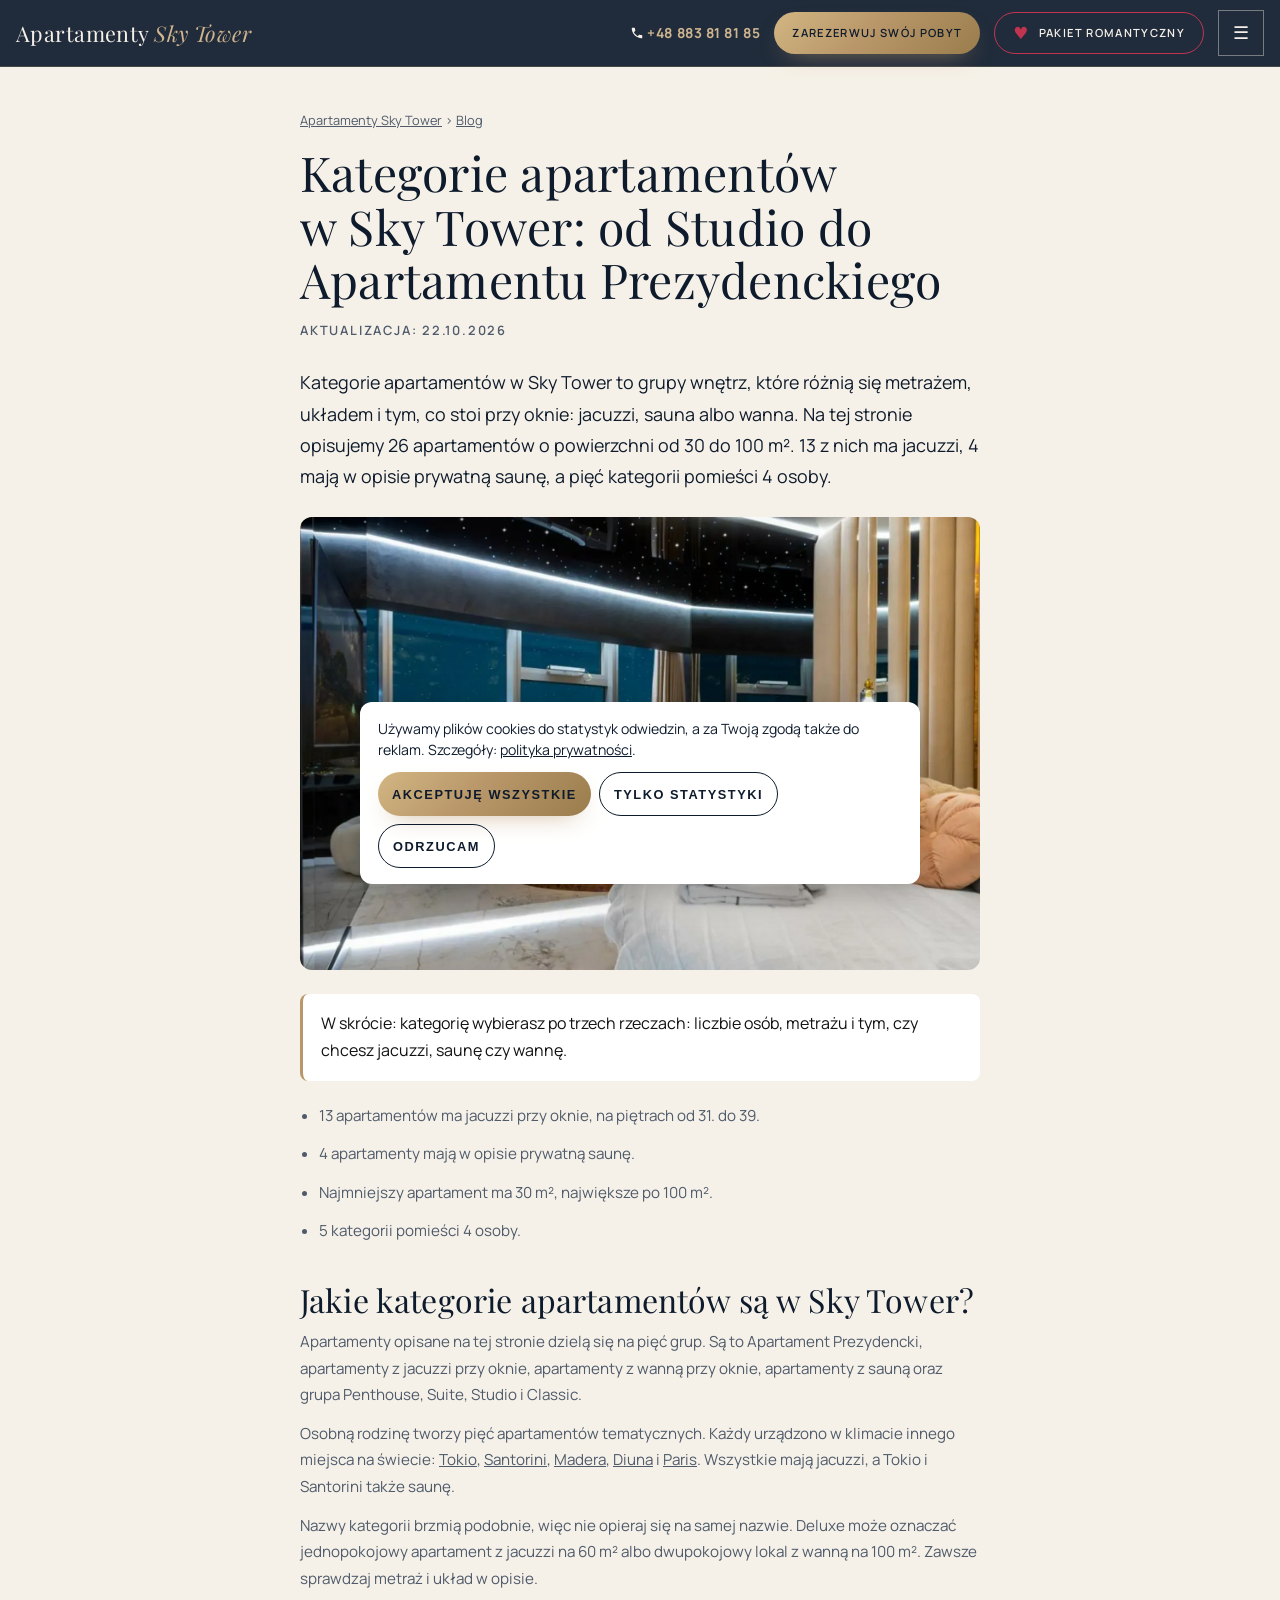
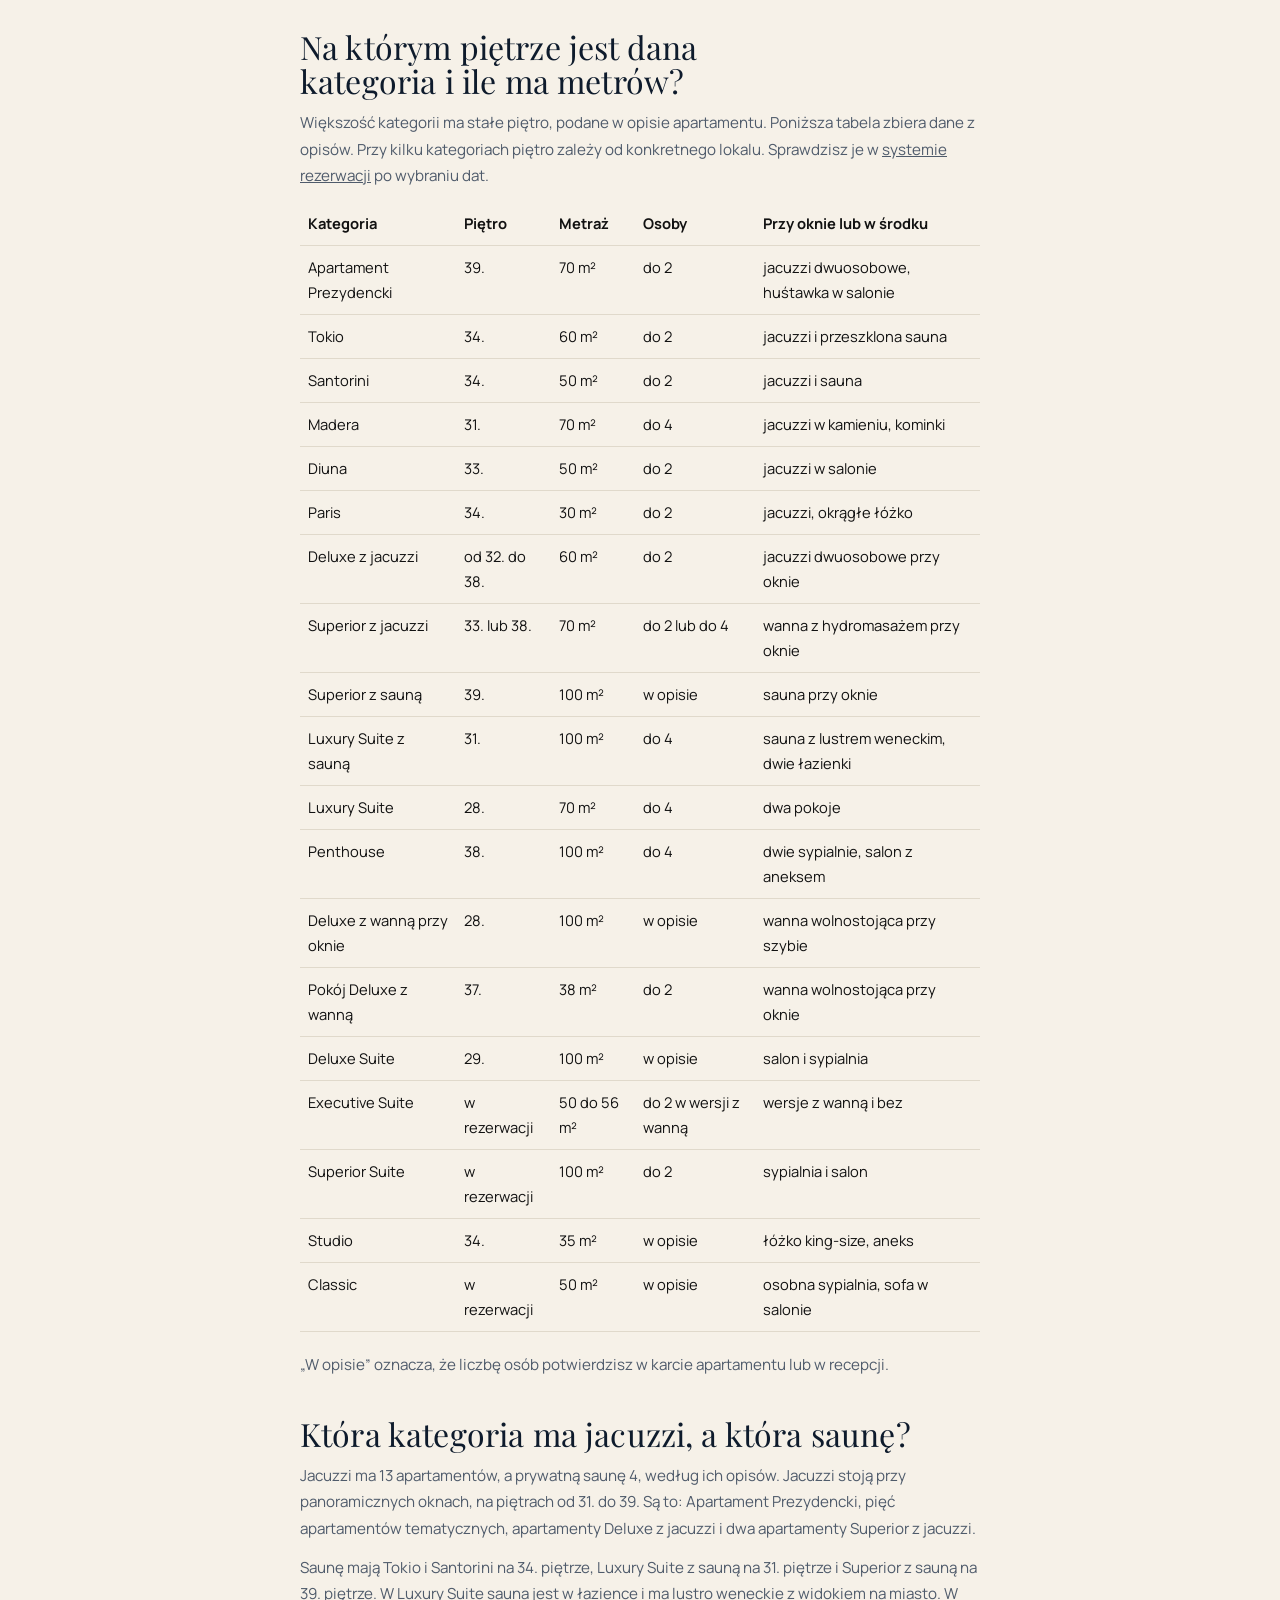
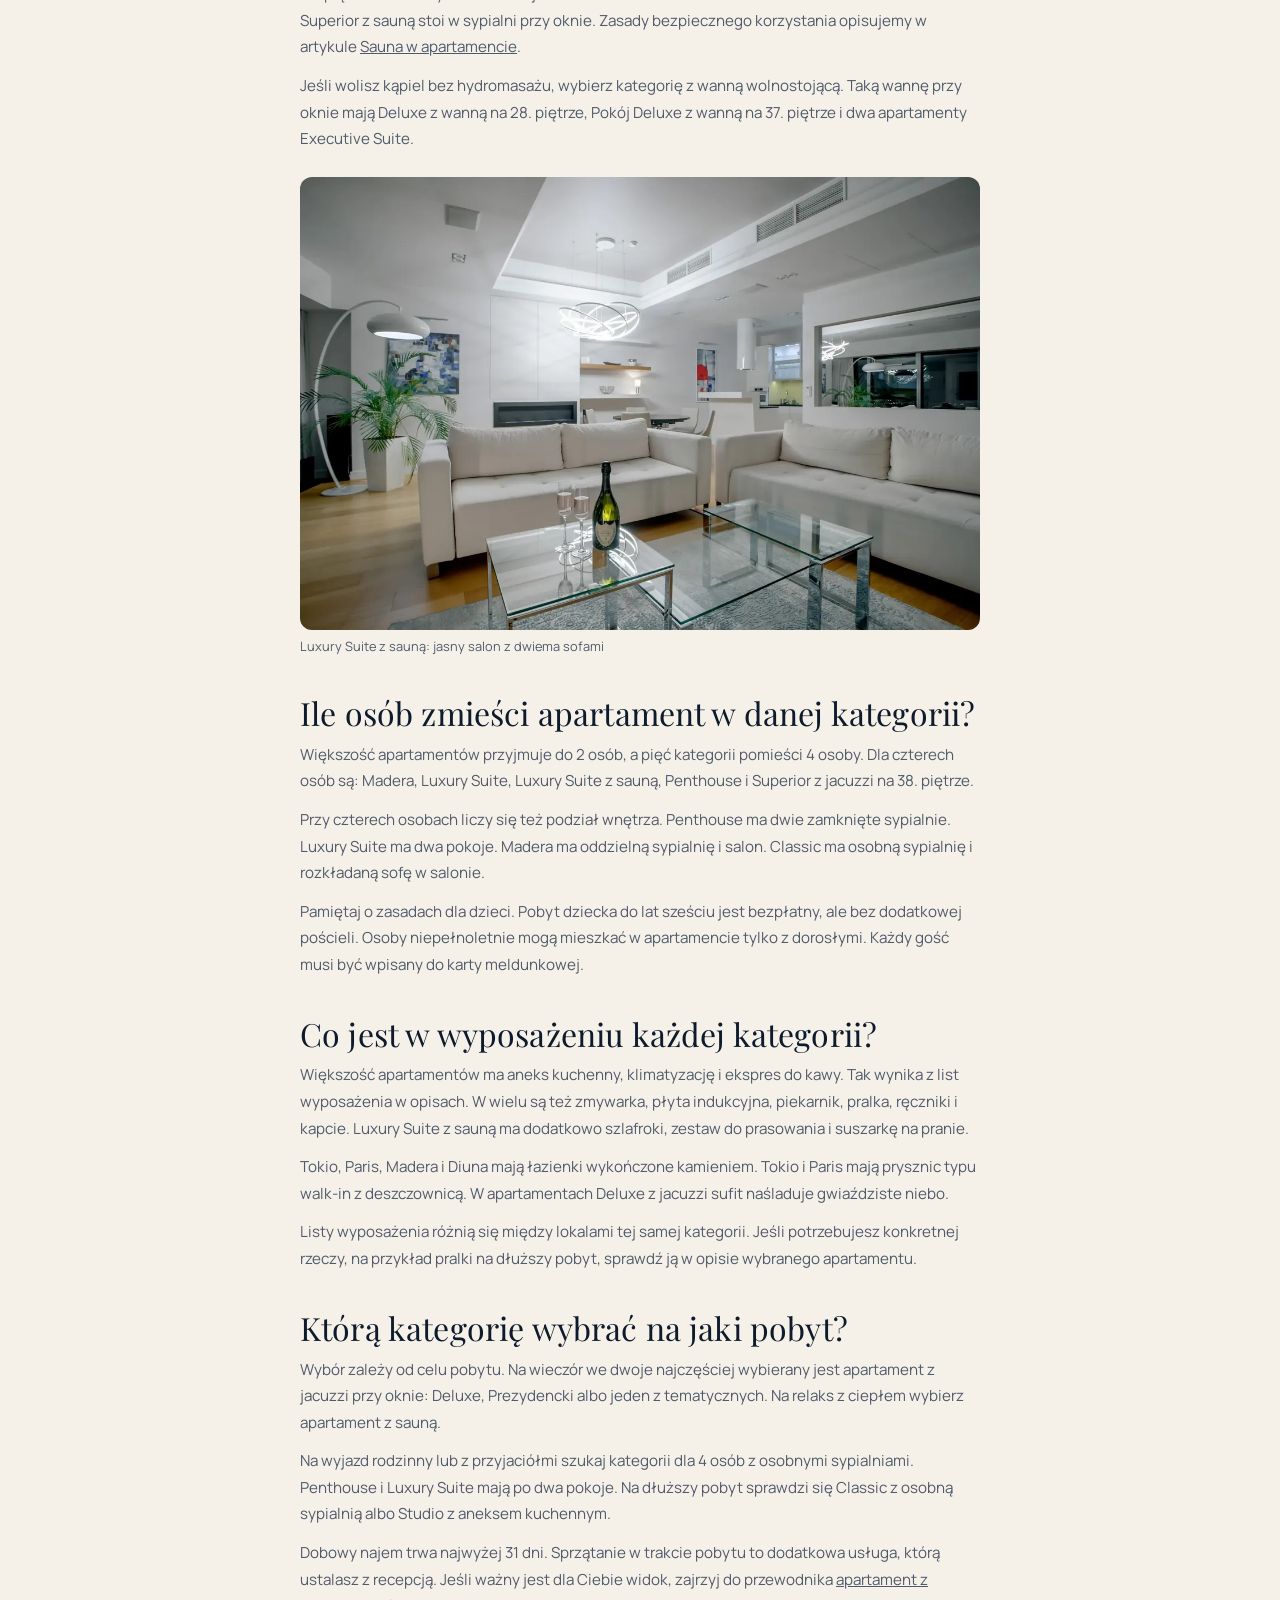
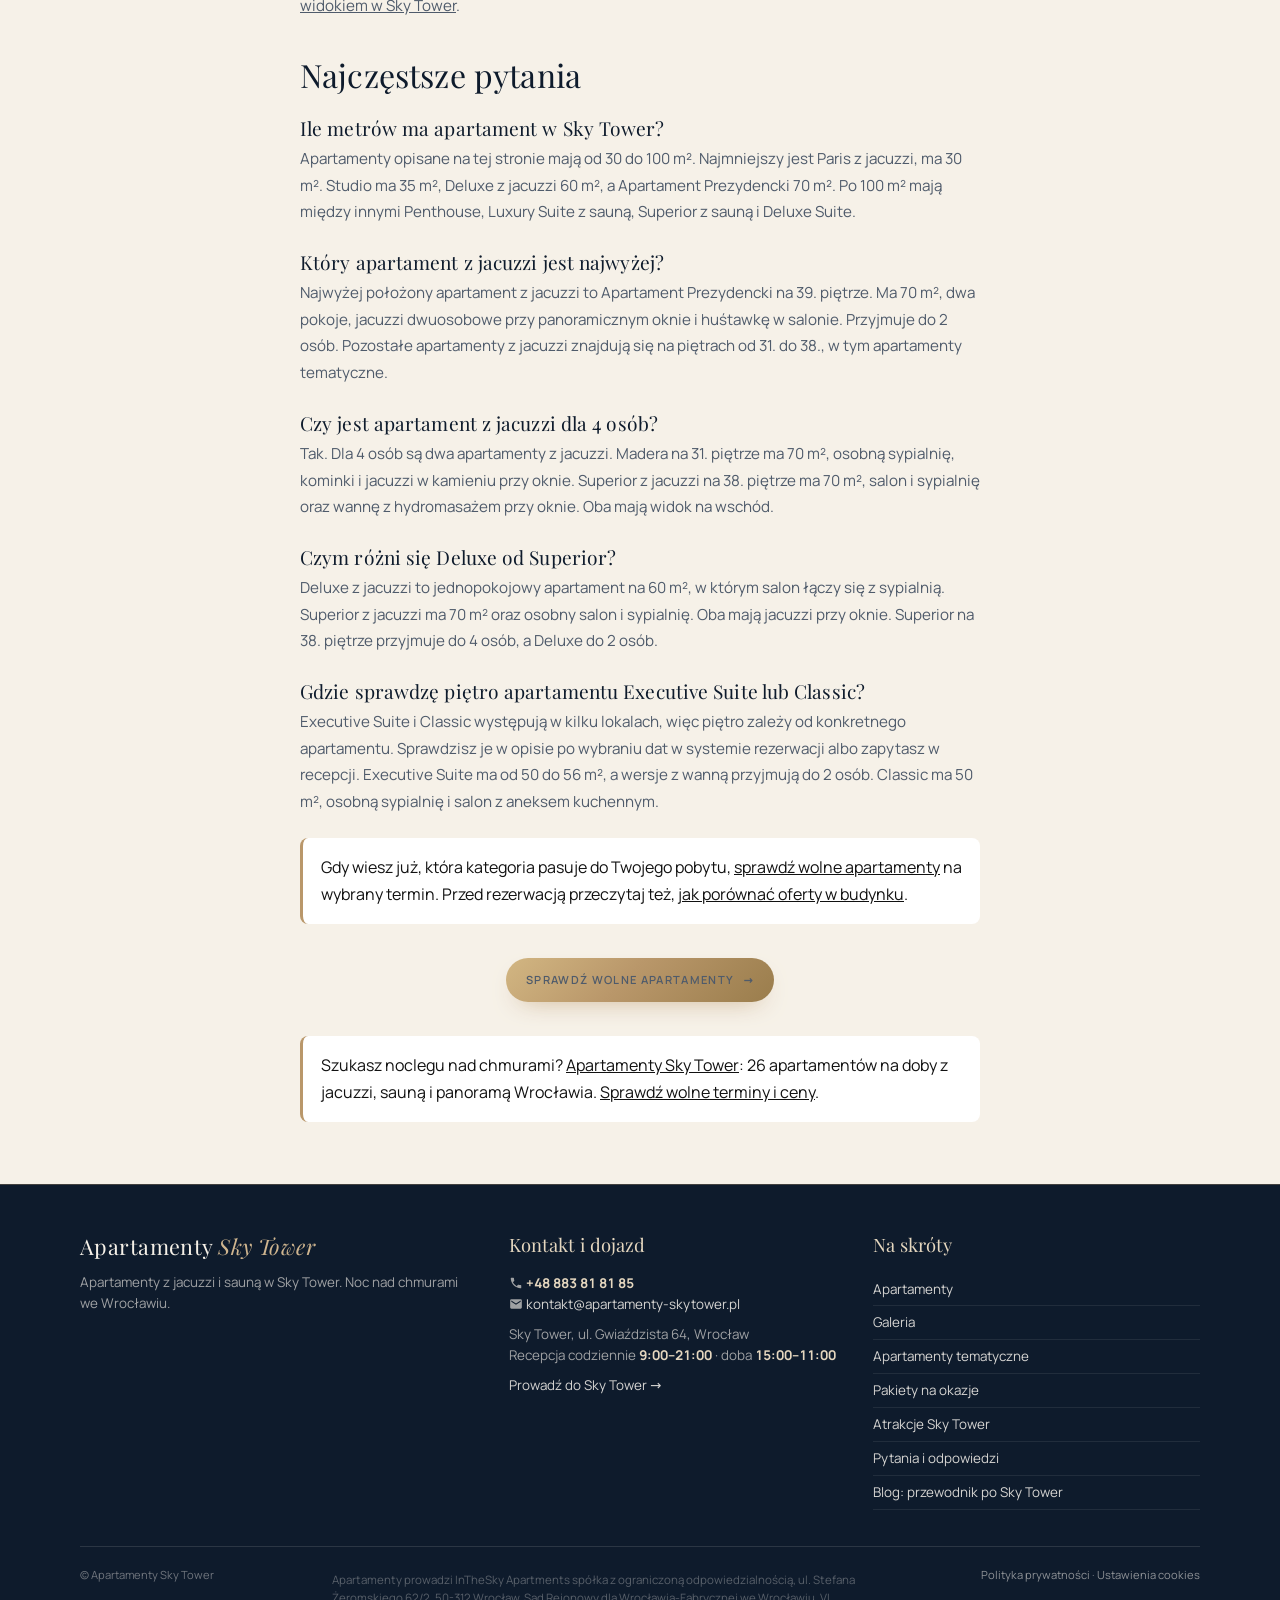
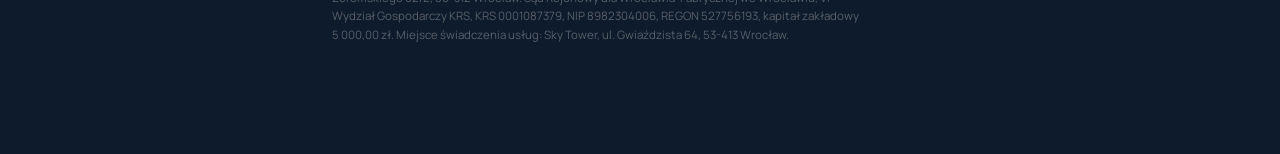
<file: blog/kategorie-apartamentow-sky-tower/index.html>
<!DOCTYPE html>
<html lang="pl">
<head>
<meta charset="utf-8"/>
<script async src="https://www.googletagmanager.com/gtag/js?id=G-RV4G81XBP1"></script>
<script>window.dataLayer=window.dataLayer||[];function gtag(){dataLayer.push(arguments);}
gtag('consent','default',{ad_storage:'denied',ad_user_data:'denied',ad_personalization:'denied',analytics_storage:'denied',functionality_storage:'granted',security_storage:'granted',wait_for_update:500});
gtag('set','ads_data_redaction',true);gtag('set','url_passthrough',true);
window.zgodaClarity=function(){if(window.clarity)return;(function(c,l,a,r,i,t,y){c[a]=c[a]||function(){(c[a].q=c[a].q||[]).push(arguments)};t=l.createElement(r);t.async=1;t.src="https://www.clarity.ms/tag/"+i;y=l.getElementsByTagName(r)[0];y.parentNode.insertBefore(t,y);})(window,document,"clarity","script","z1pkvs44yq");};
try{var c=JSON.parse(localStorage.getItem('zgoda-v1')||'null');if(c){gtag('consent','update',{analytics_storage:c.a?'granted':'denied',ad_storage:c.m?'granted':'denied',ad_user_data:c.m?'granted':'denied',ad_personalization:c.m?'granted':'denied'});if(c.a)zgodaClarity();}}catch(e){}
gtag('js',new Date());gtag('config','G-RV4G81XBP1');</script>
<script>(function(w,d,s,l,i){w[l]=w[l]||[];w[l].push({'gtm.start':new Date().getTime(),event:'gtm.js'});var f=d.getElementsByTagName(s)[0],j=d.createElement(s);j.async=true;j.src='https://www.googletagmanager.com/gtm.js?id='+i;f.parentNode.insertBefore(j,f);})(window,document,'script','dataLayer','GTM-NVNTM3CW');</script>

<meta content="width=device-width, initial-scale=1.0" name="viewport"/>
<title>Sky Tower Wrocław apartament: kategorie, metraże, piętra</title>
<meta name="description" content="Kategorie apartamentów w Sky Tower Wrocław: metraż od 30 do 100 m², do 2 lub 4 osób, 13 z jacuzzi i 4 z prywatną sauną. Tabela pięter i wyposażenia."/>
<meta name="robots" content="index, follow, max-image-preview:large"/>
<link href="https://apartamenty-skytower.pl/blog/kategorie-apartamentow-sky-tower/" rel="canonical"/>
<meta property="og:type" content="article"/><meta property="og:locale" content="pl_PL"/>
<meta property="og:title" content="Sky Tower Wrocław apartament: kategorie, metraże, piętra"/><meta property="og:description" content="Kategorie apartamentów w Sky Tower Wrocław: metraż od 30 do 100 m², do 2 lub 4 osób, 13 z jacuzzi i 4 z prywatną sauną. Tabela pięter i wyposażenia."/>
<meta property="og:url" content="https://apartamenty-skytower.pl/blog/kategorie-apartamentow-sky-tower/"/><meta property="og:image" content="https://apartamenty-skytower.pl/media/prezydencki-v2-1.webp"/>
<meta name="theme-color" content="#0e1b2c"/>
<link rel="icon" href="/favicon.svg" type="image/svg+xml"/>
<link as="font" crossorigin="" href="/fonts/playfair-latin.woff2" rel="preload" type="font/woff2"/>
<link href="/style.css?v=202610221531" rel="stylesheet"/>
<script type="application/ld+json">{"@context": "https://schema.org", "@graph": [{"@type": "BlogPosting", "headline": "Kategorie apartamentów w Sky Tower: od Studio do Apartamentu Prezydenckiego", "description": "Kategorie apartamentów w Sky Tower Wrocław: metraż od 30 do 100 m², do 2 lub 4 osób, 13 z jacuzzi i 4 z prywatną sauną. Tabela pięter i wyposażenia.", "url": "https://apartamenty-skytower.pl/blog/kategorie-apartamentow-sky-tower/", "mainEntityOfPage": "https://apartamenty-skytower.pl/blog/kategorie-apartamentow-sky-tower/", "datePublished": "2026-10-22", "dateModified": "2026-10-22", "inLanguage": "pl-PL", "image": "https://apartamenty-skytower.pl/media/prezydencki-v2-1.webp", "author": {"@type": "Organization", "name": "Apartamenty Sky Tower", "url": "https://apartamenty-skytower.pl/"}, "publisher": {"@type": "Organization", "name": "Apartamenty Sky Tower", "url": "https://apartamenty-skytower.pl/"}, "about": {"@type": "Place", "name": "Sky Tower", "address": "ul. Gwiaździsta 64, 53-413 Wrocław"}}, {"@type": "BreadcrumbList", "itemListElement": [{"@type": "ListItem", "position": 1, "name": "Apartamenty Sky Tower", "item": "https://apartamenty-skytower.pl/"}, {"@type": "ListItem", "position": 2, "name": "Blog", "item": "https://apartamenty-skytower.pl/blog/"}, {"@type": "ListItem", "position": 3, "name": "Kategorie apartamentów w Sky Tower: od Studio do Apartamentu Prezydenckiego", "item": "https://apartamenty-skytower.pl/blog/kategorie-apartamentow-sky-tower/"}]}, {"@type": "FAQPage", "mainEntity": [{"@type": "Question", "name": "Ile metrów ma apartament w Sky Tower?", "acceptedAnswer": {"@type": "Answer", "text": "Apartamenty opisane na tej stronie mają od 30 do 100 m². Najmniejszy jest Paris z jacuzzi, ma 30 m². Studio ma 35 m², Deluxe z jacuzzi 60 m², a Apartament Prezydencki 70 m². Po 100 m² mają między innymi Penthouse, Luxury Suite z sauną, Superior z sauną i Deluxe Suite."}}, {"@type": "Question", "name": "Który apartament z jacuzzi jest najwyżej?", "acceptedAnswer": {"@type": "Answer", "text": "Najwyżej położony apartament z jacuzzi to Apartament Prezydencki na 39. piętrze. Ma 70 m², dwa pokoje, jacuzzi dwuosobowe przy panoramicznym oknie i huśtawkę w salonie. Przyjmuje do 2 osób. Pozostałe apartamenty z jacuzzi znajdują się na piętrach od 31. do 38., w tym apartamenty tematyczne."}}, {"@type": "Question", "name": "Czy jest apartament z jacuzzi dla 4 osób?", "acceptedAnswer": {"@type": "Answer", "text": "Tak. Dla 4 osób są dwa apartamenty z jacuzzi. Madera na 31. piętrze ma 70 m², osobną sypialnię, kominki i jacuzzi w kamieniu przy oknie. Superior z jacuzzi na 38. piętrze ma 70 m², salon i sypialnię oraz wannę z hydromasażem przy oknie. Oba mają widok na wschód."}}, {"@type": "Question", "name": "Czym różni się Deluxe od Superior?", "acceptedAnswer": {"@type": "Answer", "text": "Deluxe z jacuzzi to jednopokojowy apartament na 60 m², w którym salon łączy się z sypialnią. Superior z jacuzzi ma 70 m² oraz osobny salon i sypialnię. Oba mają jacuzzi przy oknie. Superior na 38. piętrze przyjmuje do 4 osób, a Deluxe do 2 osób."}}, {"@type": "Question", "name": "Gdzie sprawdzę piętro apartamentu Executive Suite lub Classic?", "acceptedAnswer": {"@type": "Answer", "text": "Executive Suite i Classic występują w kilku lokalach, więc piętro zależy od konkretnego apartamentu. Sprawdzisz je w opisie po wybraniu dat w systemie rezerwacji albo zapytasz w recepcji. Executive Suite ma od 50 do 56 m², a wersje z wanną przyjmują do 2 osób. Classic ma 50 m², osobną sypialnię i salon z aneksem kuchennym."}}]}]}</script>
</head>
<body>
<header class="topbar">
<a class="wordmark" href="/">Apartamenty <em>Sky Tower</em></a>
<span class="grow"></span>
<a class="top-tel" href="tel:+48883818185"><svg aria-hidden="true" class="ico" viewBox="0 0 24 24"><path d="M6.62 10.79a15.05 15.05 0 0 0 6.59 6.59l2.2-2.2a1 1 0 0 1 1.02-.24c1.12.37 2.33.57 3.57.57a1 1 0 0 1 1 1V20a1 1 0 0 1-1 1C10.85 21 3 13.15 3 4a1 1 0 0 1 1-1h3.5a1 1 0 0 1 1 1c0 1.24.2 2.45.57 3.57a1 1 0 0 1-.25 1.02l-2.2 2.2z"/></svg> <span>+48 883 81 81 85</span></a>
<a class="btn btn-gold" href="/rezerwacja/">Zarezerwuj swój pobyt</a>
<a class="btn btn-heart top-cta2" href="/" data-to="pakiety"><span class="hh">♥</span> Pakiet romantyczny</a>
<button aria-label="Otwórz menu" class="burger" data-menu-open="">☰</button>
</header>
<nav aria-label="Menu główne" class="menu" id="menu">
<button aria-label="Zamknij menu" class="close" data-menu-close="">✕</button>
<span class="eyebrow">Najczęściej wybierane</span>
<ul class="best">
<li><a href="/" data-to="pakiety"><span class="bic">♥</span><span class="btx"><b>Pakiety romantyczne</b><small>aranżacja przed Waszym przyjazdem</small></span><span class="chev">→</span></a></li>
<li><a href="/" data-to="kierunki"><span class="bic">✦</span><span class="btx"><b>Pięć kierunków świata</b><small>Tokio · Santorini · Madera · Diuna · Paris</small></span><span class="chev">→</span></a></li>
</ul>
<span class="eyebrow">Menu</span>
<ul class="plain">
<li><a href="/" data-to="apartamenty">Apartamenty</a></li><li><a href="/" data-to="galeria">Galeria</a></li><li><a href="/" data-to="kierunki">Apartamenty tematyczne</a></li><li><a href="/" data-to="pakiety">Pakiety na okazje</a></li><li><a href="/" data-to="atrakcje">Atrakcje Sky Tower</a></li><li><a href="/" data-to="faq">Pytania i odpowiedzi</a></li><li><a href="/blog/">Blog: przewodnik po Sky Tower</a></li><li><a href="/" data-to="kontakt">Kontakt i dojazd</a></li>
</ul>
<div class="mcta">
<a class="btn btn-gold" href="/rezerwacja/">Zarezerwuj swój pobyt <span class="arrow">→</span></a>
<a class="btn btn-line" href="tel:+48883818185"><svg aria-hidden="true" class="ico" viewBox="0 0 24 24"><path d="M6.62 10.79a15.05 15.05 0 0 0 6.59 6.59l2.2-2.2a1 1 0 0 1 1.02-.24c1.12.37 2.33.57 3.57.57a1 1 0 0 1 1 1V20a1 1 0 0 1-1 1C10.85 21 3 13.15 3 4a1 1 0 0 1 1-1h3.5a1 1 0 0 1 1 1c0 1.24.2 2.45.57 3.57a1 1 0 0 1-.25 1.02l-2.2 2.2z"/></svg> +48 883 81 81 85</a>
</div>
</nav>
<main class="art"><article class="wrap">
<nav class="crumbs" aria-label="Okruszki"><a href="/">Apartamenty Sky Tower</a> › <a href="/blog/">Blog</a></nav>
<h1>Kategorie apartamentów w Sky Tower: od Studio do Apartamentu Prezydenckiego</h1>
<p class="meta">Aktualizacja: 22.10.2026</p>
<p class="lead">Kategorie apartamentów w Sky Tower to grupy wnętrz, które różnią się metrażem, układem i tym, co stoi przy oknie: jacuzzi, sauna albo wanna. Na tej stronie opisujemy 26 apartamentów o powierzchni od 30 do 100 m². 13 z nich ma jacuzzi, 4 mają w opisie prywatną saunę, a pięć kategorii pomieści 4 osoby.</p>
<figure><img alt="Kategorie apartamentów w Sky Tower: od Studio do Apartamentu Prezydenckiego" fetchpriority="high" decoding="async" src="/media/prezydencki-v2-1.webp" width="1200" height="800"/></figure>
<div class="box">W skrócie: kategorię wybierasz po trzech rzeczach: liczbie osób, metrażu i tym, czy chcesz jacuzzi, saunę czy wannę.</div>
<ul><li>13 apartamentów ma jacuzzi przy oknie, na piętrach od 31. do 39.</li><li>4 apartamenty mają w opisie prywatną saunę.</li><li>Najmniejszy apartament ma 30 m², największe po 100 m².</li><li>5 kategorii pomieści 4 osoby.</li></ul>
<h2>Jakie kategorie apartamentów są w Sky Tower?</h2>
<p>Apartamenty opisane na tej stronie dzielą się na pięć grup. Są to Apartament Prezydencki, apartamenty z jacuzzi przy oknie, apartamenty z wanną przy oknie, apartamenty z sauną oraz grupa Penthouse, Suite, Studio i Classic.</p>
<p>Osobną rodzinę tworzy pięć apartamentów tematycznych. Każdy urządzono w klimacie innego miejsca na świecie: <a href="/rezerwacja/?obk=1004997">Tokio</a>, <a href="/rezerwacja/?obk=986613">Santorini</a>, <a href="/rezerwacja/?obk=994407">Madera</a>, <a href="/rezerwacja/?obk=988843">Diuna</a> i <a href="/rezerwacja/?obk=1004999">Paris</a>. Wszystkie mają jacuzzi, a Tokio i Santorini także saunę.</p>
<p>Nazwy kategorii brzmią podobnie, więc nie opieraj się na samej nazwie. Deluxe może oznaczać jednopokojowy apartament z jacuzzi na 60 m² albo dwupokojowy lokal z wanną na 100 m². Zawsze sprawdzaj metraż i układ w opisie.</p>
<h2>Na którym piętrze jest dana kategoria i ile ma metrów?</h2>
<p>Większość kategorii ma stałe piętro, podane w opisie apartamentu. Poniższa tabela zbiera dane z opisów. Przy kilku kategoriach piętro zależy od konkretnego lokalu. Sprawdzisz je w <a href="/rezerwacja/">systemie rezerwacji</a> po wybraniu dat.</p>
<table><thead><tr><th>Kategoria</th><th>Piętro</th><th>Metraż</th><th>Osoby</th><th>Przy oknie lub w środku</th></tr></thead><tbody><tr><td>Apartament Prezydencki</td><td>39.</td><td>70 m²</td><td>do 2</td><td>jacuzzi dwuosobowe, huśtawka w salonie</td></tr><tr><td>Tokio</td><td>34.</td><td>60 m²</td><td>do 2</td><td>jacuzzi i przeszklona sauna</td></tr><tr><td>Santorini</td><td>34.</td><td>50 m²</td><td>do 2</td><td>jacuzzi i sauna</td></tr><tr><td>Madera</td><td>31.</td><td>70 m²</td><td>do 4</td><td>jacuzzi w kamieniu, kominki</td></tr><tr><td>Diuna</td><td>33.</td><td>50 m²</td><td>do 2</td><td>jacuzzi w salonie</td></tr><tr><td>Paris</td><td>34.</td><td>30 m²</td><td>do 2</td><td>jacuzzi, okrągłe łóżko</td></tr><tr><td>Deluxe z jacuzzi</td><td>od 32. do 38.</td><td>60 m²</td><td>do 2</td><td>jacuzzi dwuosobowe przy oknie</td></tr><tr><td>Superior z jacuzzi</td><td>33. lub 38.</td><td>70 m²</td><td>do 2 lub do 4</td><td>wanna z hydromasażem przy oknie</td></tr><tr><td>Superior z sauną</td><td>39.</td><td>100 m²</td><td>w opisie</td><td>sauna przy oknie</td></tr><tr><td>Luxury Suite z sauną</td><td>31.</td><td>100 m²</td><td>do 4</td><td>sauna z lustrem weneckim, dwie łazienki</td></tr><tr><td>Luxury Suite</td><td>28.</td><td>70 m²</td><td>do 4</td><td>dwa pokoje</td></tr><tr><td>Penthouse</td><td>38.</td><td>100 m²</td><td>do 4</td><td>dwie sypialnie, salon z aneksem</td></tr><tr><td>Deluxe z wanną przy oknie</td><td>28.</td><td>100 m²</td><td>w opisie</td><td>wanna wolnostojąca przy szybie</td></tr><tr><td>Pokój Deluxe z wanną</td><td>37.</td><td>38 m²</td><td>do 2</td><td>wanna wolnostojąca przy oknie</td></tr><tr><td>Deluxe Suite</td><td>29.</td><td>100 m²</td><td>w opisie</td><td>salon i sypialnia</td></tr><tr><td>Executive Suite</td><td>w rezerwacji</td><td>50 do 56 m²</td><td>do 2 w wersji z wanną</td><td>wersje z wanną i bez</td></tr><tr><td>Superior Suite</td><td>w rezerwacji</td><td>100 m²</td><td>do 2</td><td>sypialnia i salon</td></tr><tr><td>Studio</td><td>34.</td><td>35 m²</td><td>w opisie</td><td>łóżko king-size, aneks</td></tr><tr><td>Classic</td><td>w rezerwacji</td><td>50 m²</td><td>w opisie</td><td>osobna sypialnia, sofa w salonie</td></tr></tbody></table>
<p>„W opisie” oznacza, że liczbę osób potwierdzisz w karcie apartamentu lub w recepcji.</p>
<h2>Która kategoria ma jacuzzi, a która saunę?</h2>
<p>Jacuzzi ma 13 apartamentów, a prywatną saunę 4, według ich opisów. Jacuzzi stoją przy panoramicznych oknach, na piętrach od 31. do 39. Są to: Apartament Prezydencki, pięć apartamentów tematycznych, apartamenty Deluxe z jacuzzi i dwa apartamenty Superior z jacuzzi.</p>
<p>Saunę mają Tokio i Santorini na 34. piętrze, Luxury Suite z sauną na 31. piętrze i Superior z sauną na 39. piętrze. W Luxury Suite sauna jest w łazience i ma lustro weneckie z widokiem na miasto. W Superior z sauną stoi w sypialni przy oknie. Zasady bezpiecznego korzystania opisujemy w artykule <a href="/blog/sauna-w-apartamencie/">Sauna w apartamencie</a>.</p>
<p>Jeśli wolisz kąpiel bez hydromasażu, wybierz kategorię z wanną wolnostojącą. Taką wannę przy oknie mają Deluxe z wanną na 28. piętrze, Pokój Deluxe z wanną na 37. piętrze i dwa apartamenty Executive Suite.</p>
<figure><img alt="Luxury Suite z sauną: jasny salon z dwiema sofami" loading="lazy" decoding="async" src="/media/luxury-suite-sauna-31-1.webp" width="1200" height="800"/><figcaption>Luxury Suite z sauną: jasny salon z dwiema sofami</figcaption></figure>
<h2>Ile osób zmieści apartament w danej kategorii?</h2>
<p>Większość apartamentów przyjmuje do 2 osób, a pięć kategorii pomieści 4 osoby. Dla czterech osób są: Madera, Luxury Suite, Luxury Suite z sauną, Penthouse i Superior z jacuzzi na 38. piętrze.</p>
<p>Przy czterech osobach liczy się też podział wnętrza. Penthouse ma dwie zamknięte sypialnie. Luxury Suite ma dwa pokoje. Madera ma oddzielną sypialnię i salon. Classic ma osobną sypialnię i rozkładaną sofę w salonie.</p>
<p>Pamiętaj o zasadach dla dzieci. Pobyt dziecka do lat sześciu jest bezpłatny, ale bez dodatkowej pościeli. Osoby niepełnoletnie mogą mieszkać w apartamencie tylko z dorosłymi. Każdy gość musi być wpisany do karty meldunkowej.</p>
<h2>Co jest w wyposażeniu każdej kategorii?</h2>
<p>Większość apartamentów ma aneks kuchenny, klimatyzację i ekspres do kawy. Tak wynika z list wyposażenia w opisach. W wielu są też zmywarka, płyta indukcyjna, piekarnik, pralka, ręczniki i kapcie. Luxury Suite z sauną ma dodatkowo szlafroki, zestaw do prasowania i suszarkę na pranie.</p>
<p>Tokio, Paris, Madera i Diuna mają łazienki wykończone kamieniem. Tokio i Paris mają prysznic typu walk-in z deszczownicą. W apartamentach Deluxe z jacuzzi sufit naśladuje gwiaździste niebo.</p>
<p>Listy wyposażenia różnią się między lokalami tej samej kategorii. Jeśli potrzebujesz konkretnej rzeczy, na przykład pralki na dłuższy pobyt, sprawdź ją w opisie wybranego apartamentu.</p>
<h2>Którą kategorię wybrać na jaki pobyt?</h2>
<p>Wybór zależy od celu pobytu. Na wieczór we dwoje najczęściej wybierany jest apartament z jacuzzi przy oknie: Deluxe, Prezydencki albo jeden z tematycznych. Na relaks z ciepłem wybierz apartament z sauną.</p>
<p>Na wyjazd rodzinny lub z przyjaciółmi szukaj kategorii dla 4 osób z osobnymi sypialniami. Penthouse i Luxury Suite mają po dwa pokoje. Na dłuższy pobyt sprawdzi się Classic z osobną sypialnią albo Studio z aneksem kuchennym.</p>
<p>Dobowy najem trwa najwyżej 31 dni. Sprzątanie w trakcie pobytu to dodatkowa usługa, którą ustalasz z recepcją. Jeśli ważny jest dla Ciebie widok, zajrzyj do przewodnika <a href="/blog/apartament-z-widokiem-sky-tower/">apartament z widokiem w Sky Tower</a>.</p>
<h2>Najczęstsze pytania</h2>
<h3>Ile metrów ma apartament w Sky Tower?</h3>
<p>Apartamenty opisane na tej stronie mają od 30 do 100 m². Najmniejszy jest Paris z jacuzzi, ma 30 m². Studio ma 35 m², Deluxe z jacuzzi 60 m², a Apartament Prezydencki 70 m². Po 100 m² mają między innymi Penthouse, Luxury Suite z sauną, Superior z sauną i Deluxe Suite.</p>
<h3>Który apartament z jacuzzi jest najwyżej?</h3>
<p>Najwyżej położony apartament z jacuzzi to Apartament Prezydencki na 39. piętrze. Ma 70 m², dwa pokoje, jacuzzi dwuosobowe przy panoramicznym oknie i huśtawkę w salonie. Przyjmuje do 2 osób. Pozostałe apartamenty z jacuzzi znajdują się na piętrach od 31. do 38., w tym apartamenty tematyczne.</p>
<h3>Czy jest apartament z jacuzzi dla 4 osób?</h3>
<p>Tak. Dla 4 osób są dwa apartamenty z jacuzzi. Madera na 31. piętrze ma 70 m², osobną sypialnię, kominki i jacuzzi w kamieniu przy oknie. Superior z jacuzzi na 38. piętrze ma 70 m², salon i sypialnię oraz wannę z hydromasażem przy oknie. Oba mają widok na wschód.</p>
<h3>Czym różni się Deluxe od Superior?</h3>
<p>Deluxe z jacuzzi to jednopokojowy apartament na 60 m², w którym salon łączy się z sypialnią. Superior z jacuzzi ma 70 m² oraz osobny salon i sypialnię. Oba mają jacuzzi przy oknie. Superior na 38. piętrze przyjmuje do 4 osób, a Deluxe do 2 osób.</p>
<h3>Gdzie sprawdzę piętro apartamentu Executive Suite lub Classic?</h3>
<p>Executive Suite i Classic występują w kilku lokalach, więc piętro zależy od konkretnego apartamentu. Sprawdzisz je w opisie po wybraniu dat w systemie rezerwacji albo zapytasz w recepcji. Executive Suite ma od 50 do 56 m², a wersje z wanną przyjmują do 2 osób. Classic ma 50 m², osobną sypialnię i salon z aneksem kuchennym.</p>
<div class="box">Gdy wiesz już, która kategoria pasuje do Twojego pobytu, <a href="/rezerwacja/">sprawdź wolne apartamenty</a> na wybrany termin. Przed rezerwacją przeczytaj też, <a href="/blog/apartamenty-sky-tower-na-doby/">jak porównać oferty w budynku</a>.</div>
<p class="cta"><a class="btn btn-gold" href="/rezerwacja/">Sprawdź wolne apartamenty <span class="arrow">→</span></a></p>
<div class="box z-cta">Szukasz noclegu nad chmurami? <a href="/">Apartamenty Sky Tower</a>: 26 apartamentów na doby z jacuzzi, sauną i panoramą Wrocławia. <a href="/rezerwacja/">Sprawdź wolne terminy i ceny</a>.</div>
</article></main>
<footer id="kontakt">
<div class="wrap">
<div class="fgrid">
<div>
<p class="wordmark">Apartamenty <em>Sky Tower</em></p>
<p>Apartamenty z jacuzzi i sauną w Sky Tower. Noc nad chmurami we Wrocławiu.</p>
</div>
<div>
<h4>Kontakt i dojazd</h4>
<p><svg aria-hidden="true" class="ico" viewBox="0 0 24 24"><path d="M6.62 10.79a15.05 15.05 0 0 0 6.59 6.59l2.2-2.2a1 1 0 0 1 1.02-.24c1.12.37 2.33.57 3.57.57a1 1 0 0 1 1 1V20a1 1 0 0 1-1 1C10.85 21 3 13.15 3 4a1 1 0 0 1 1-1h3.5a1 1 0 0 1 1 1c0 1.24.2 2.45.57 3.57a1 1 0 0 1-.25 1.02l-2.2 2.2z"/></svg> <a href="tel:+48883818185"><b>+48 883 81 81 85</b></a><br/><svg aria-hidden="true" class="ico" viewBox="0 0 24 24"><path d="M20 4H4a2 2 0 0 0-2 2v12a2 2 0 0 0 2 2h16a2 2 0 0 0 2-2V6a2 2 0 0 0-2-2zm0 4.24-8 5-8-5V6l8 5 8-5v2.24z"/></svg> <a href="mailto:kontakt@apartamenty-skytower.pl">kontakt@apartamenty-skytower.pl</a></p>
<p>Sky Tower, ul. Gwiaździsta 64, Wrocław<br/>Recepcja codziennie <b>9:00–21:00</b> · doba <b>15:00–11:00</b></p>
<p><a href="https://maps.google.com/?q=Sky+Tower+Gwia%C5%BAdzista+64+Wroc%C5%82aw" rel="noopener" target="_blank">Prowadź do Sky Tower →</a></p>
</div>
<div class="fmenu">
<h4>Na skróty</h4>
<a href="/" data-to="apartamenty">Apartamenty</a><a href="/" data-to="galeria">Galeria</a><a href="/" data-to="kierunki">Apartamenty tematyczne</a><a href="/" data-to="pakiety">Pakiety na okazje</a><a href="/" data-to="atrakcje">Atrakcje Sky Tower</a><a href="/" data-to="faq">Pytania i odpowiedzi</a><a href="/blog/">Blog: przewodnik po Sky Tower</a>
</div>
</div>
<div class="legal">
<span>© Apartamenty Sky Tower</span>
<span class="firma">Apartamenty prowadzi InTheSky Apartments spółka z ograniczoną odpowiedzialnością, ul. Stefana Żeromskiego 62/2, 50-312 Wrocław. Sąd Rejonowy dla Wrocławia-Fabrycznej we Wrocławiu, VI Wydział Gospodarczy KRS, KRS 0001087379, NIP 8982304006, REGON 527756193, kapitał zakładowy 5 000,00 zł. Miejsce świadczenia usług: Sky Tower, ul. Gwiaździsta 64, 53-413 Wrocław.</span>
<span><a href="/polityka-prywatnosci/">Polityka prywatności</a> · <a href="/" data-zgoda-zmien>Ustawienia cookies</a></span>
</div>
</div>
</footer>
<script defer src="/site.js?v=202610221531"></script>
<div id="zgoda" class="zgoda" role="dialog" aria-label="Zgoda na pliki cookies" hidden>
<p>Używamy plików cookies do statystyk odwiedzin, a za Twoją zgodą także do reklam. Szczegóły: <a href="/polityka-prywatnosci/">polityka prywatności</a>.</p>
<div class="zgoda-b"><button type="button" class="btn btn-gold" data-z="all">Akceptuję wszystkie</button><button type="button" class="btn btn-line" data-z="stat">Tylko statystyki</button><button type="button" class="btn btn-line" data-z="none">Odrzucam</button></div>
</div>
<script>(function(){var b=document.getElementById('zgoda');if(!b)return;var s=null;try{s=localStorage.getItem('zgoda-v1')}catch(e){}if(!s)b.hidden=false;
function set(t){var c={a:t!=='none',m:t==='all'};try{localStorage.setItem('zgoda-v1',JSON.stringify(c))}catch(e){}
gtag('consent','update',{analytics_storage:c.a?'granted':'denied',ad_storage:c.m?'granted':'denied',ad_user_data:c.m?'granted':'denied',ad_personalization:c.m?'granted':'denied'});dataLayer.push({event:'zgoda_zapisana'});if(c.a&&window.zgodaClarity)zgodaClarity();b.hidden=true;}
b.addEventListener('click',function(e){var t=e.target.getAttribute('data-z');if(t)set(t);});
document.addEventListener('click',function(e){if(e.target.closest&&e.target.closest('[data-zgoda-zmien]')){e.preventDefault();b.hidden=false;}});})();</script>
</body>
</html>
</file>
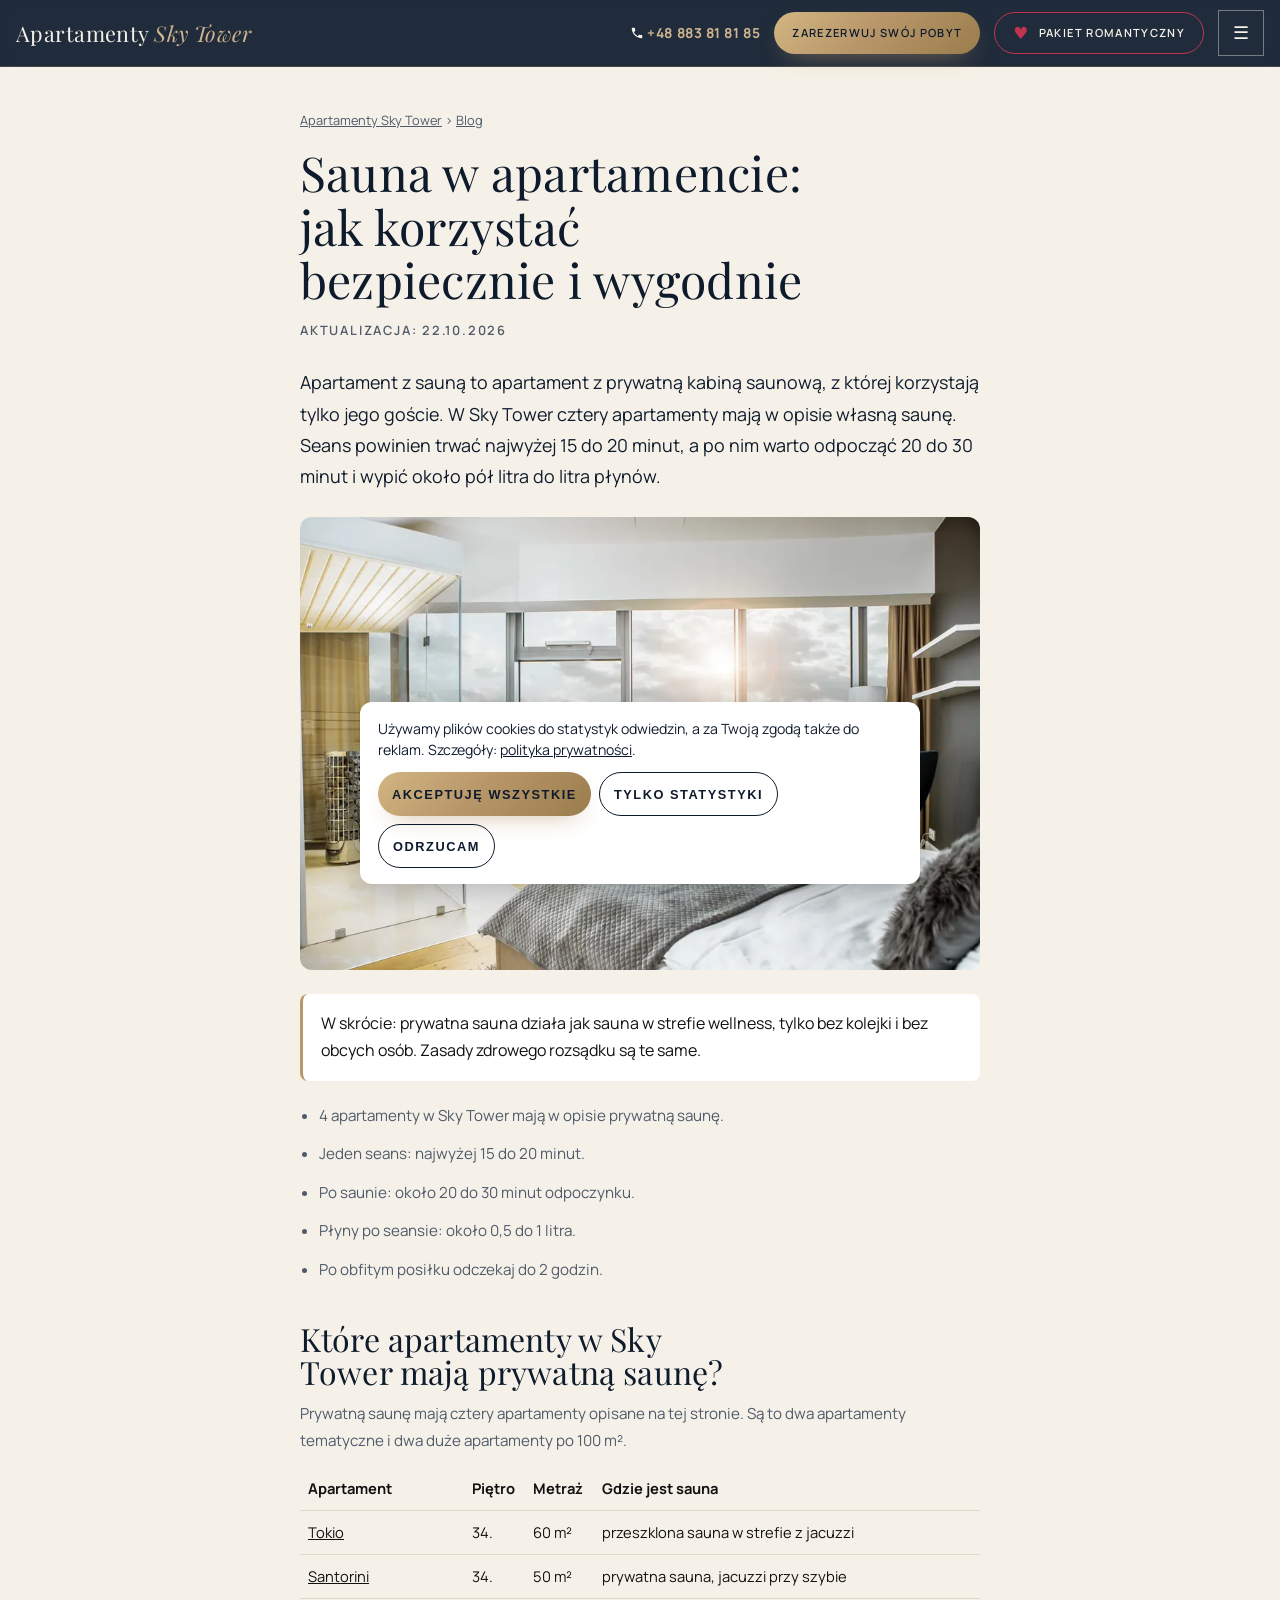
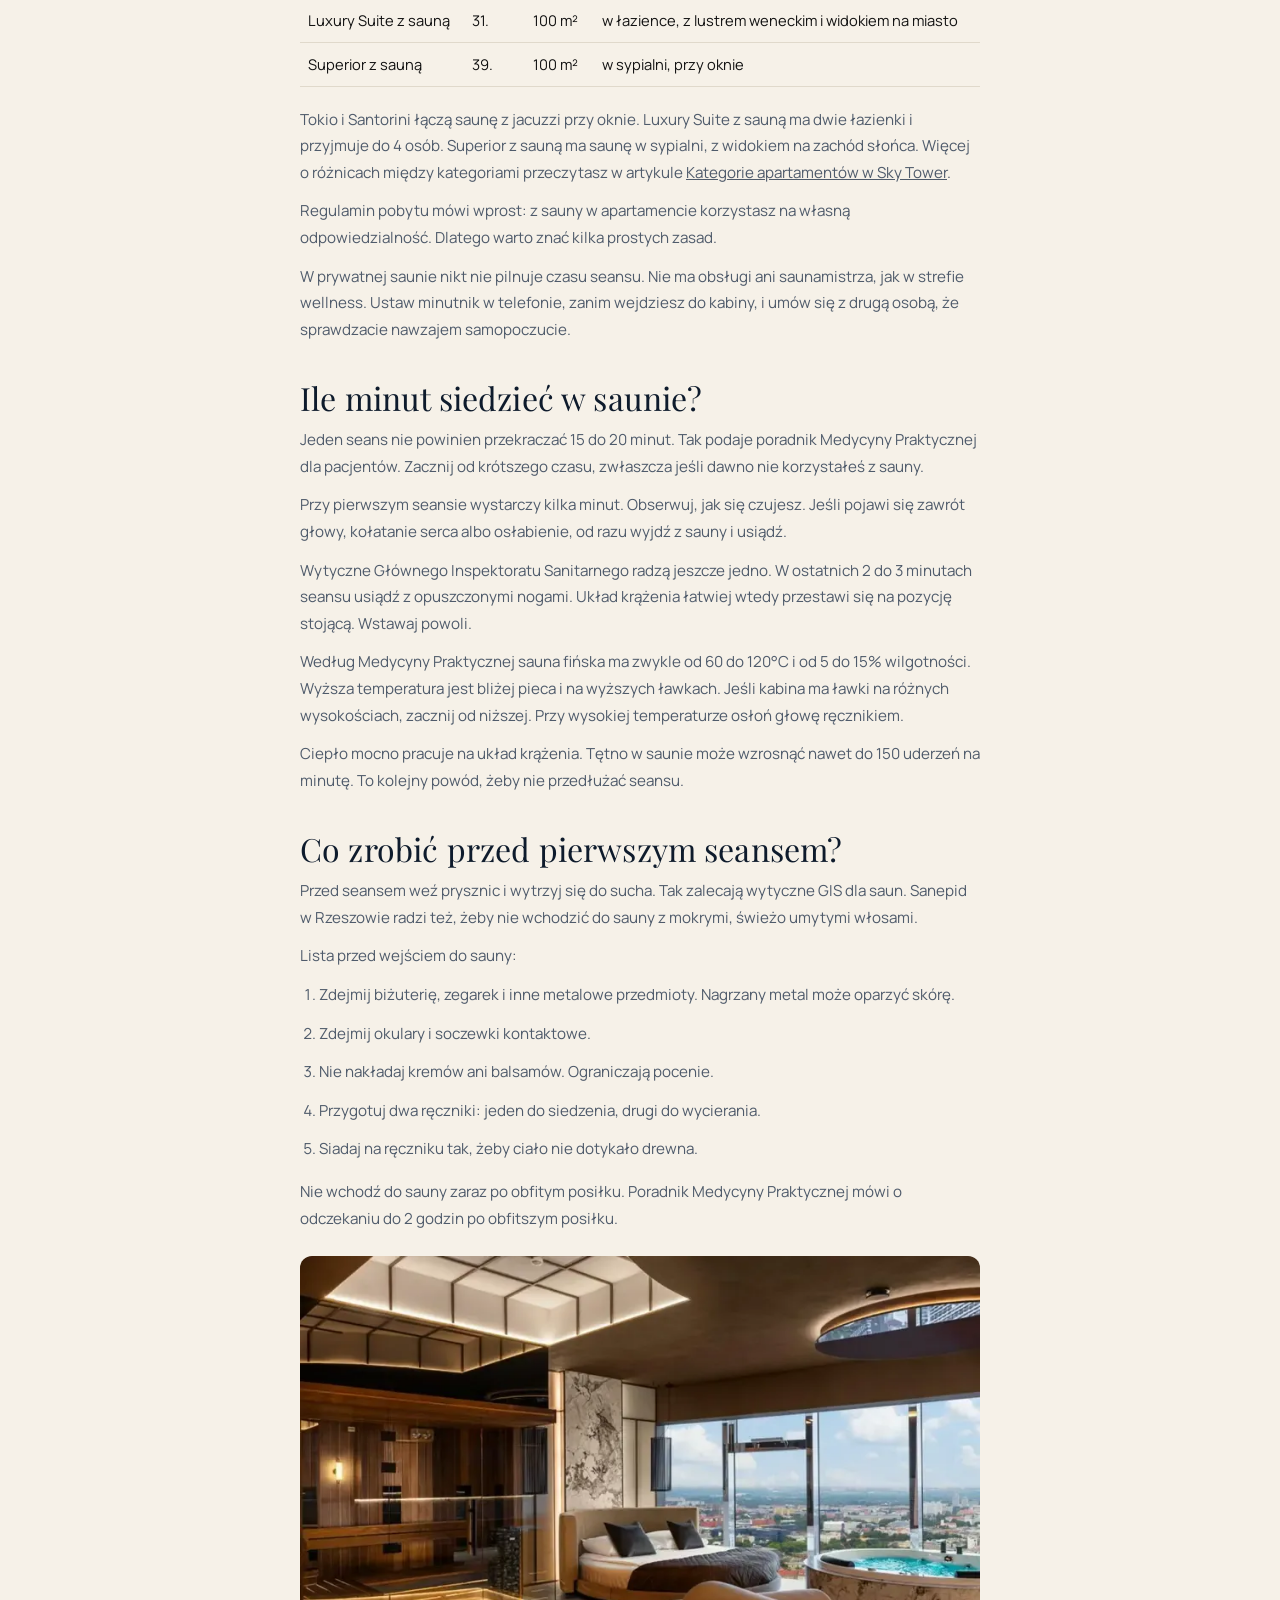
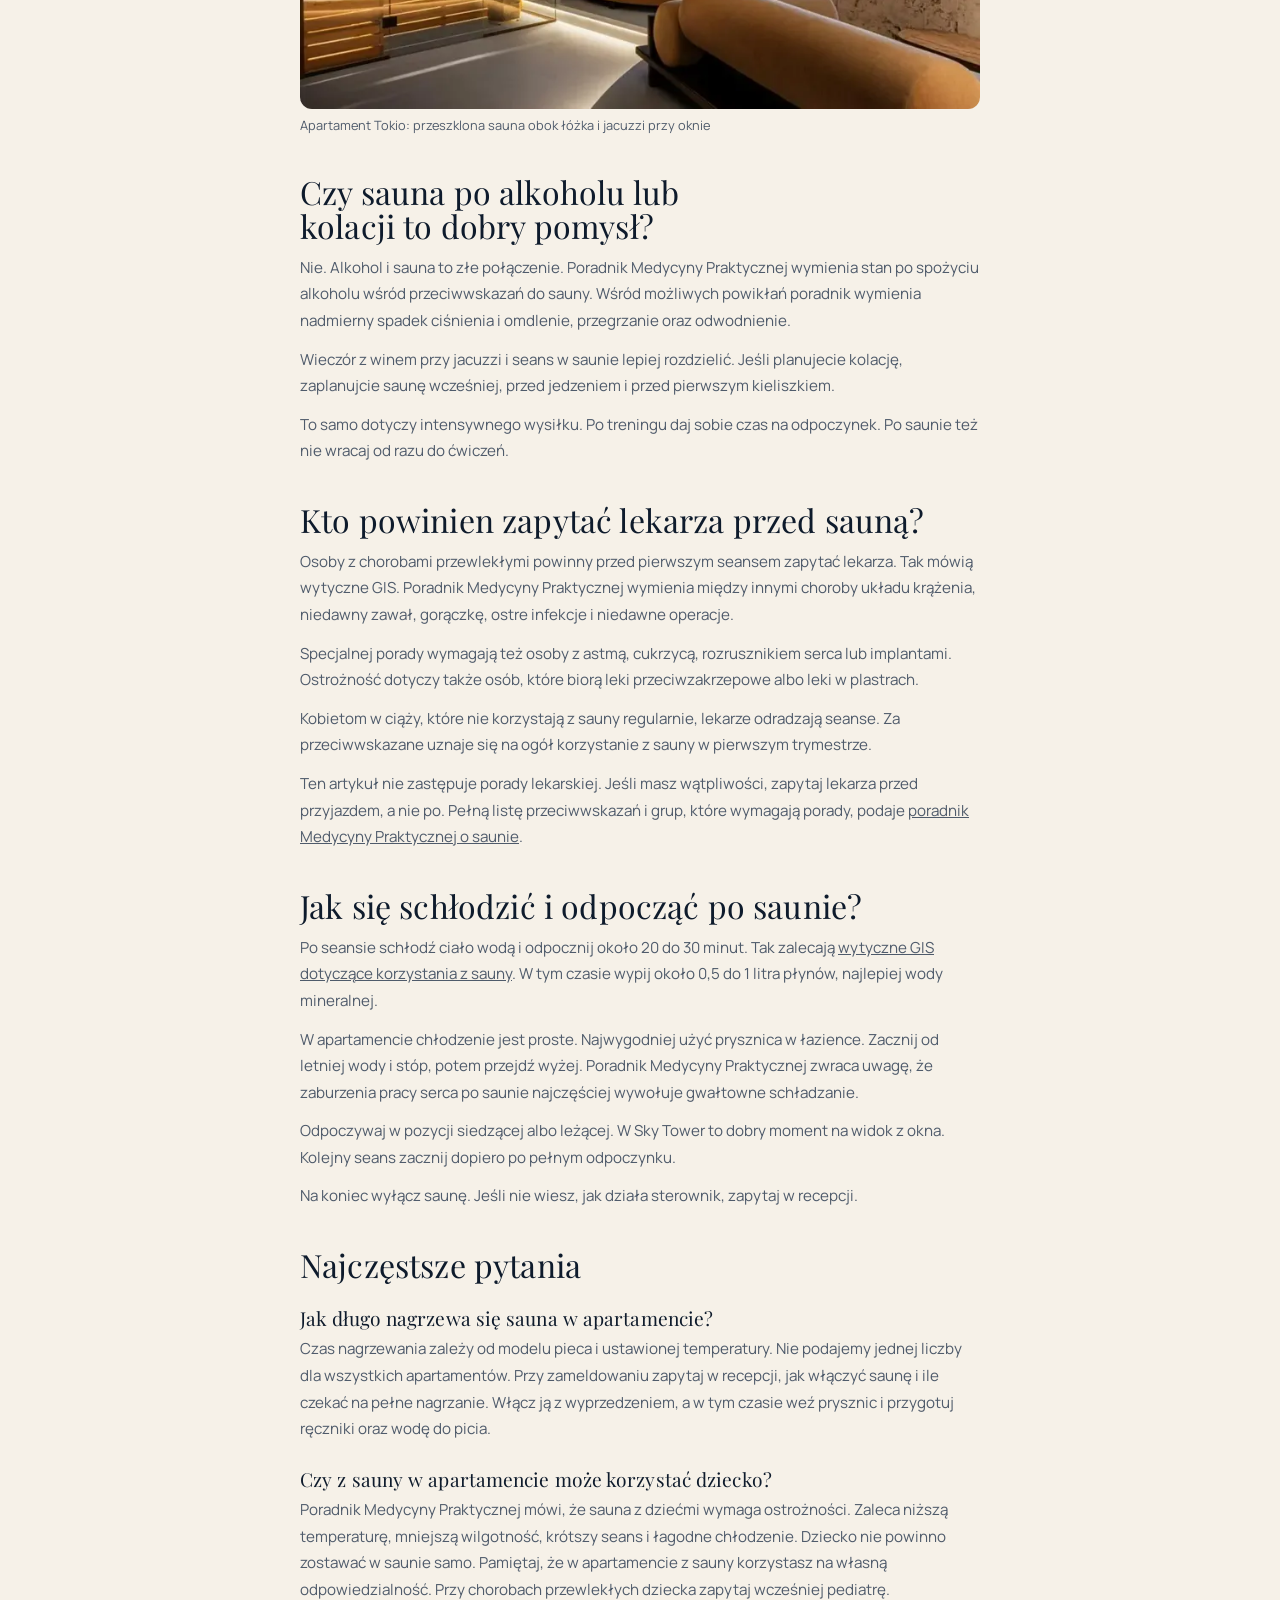
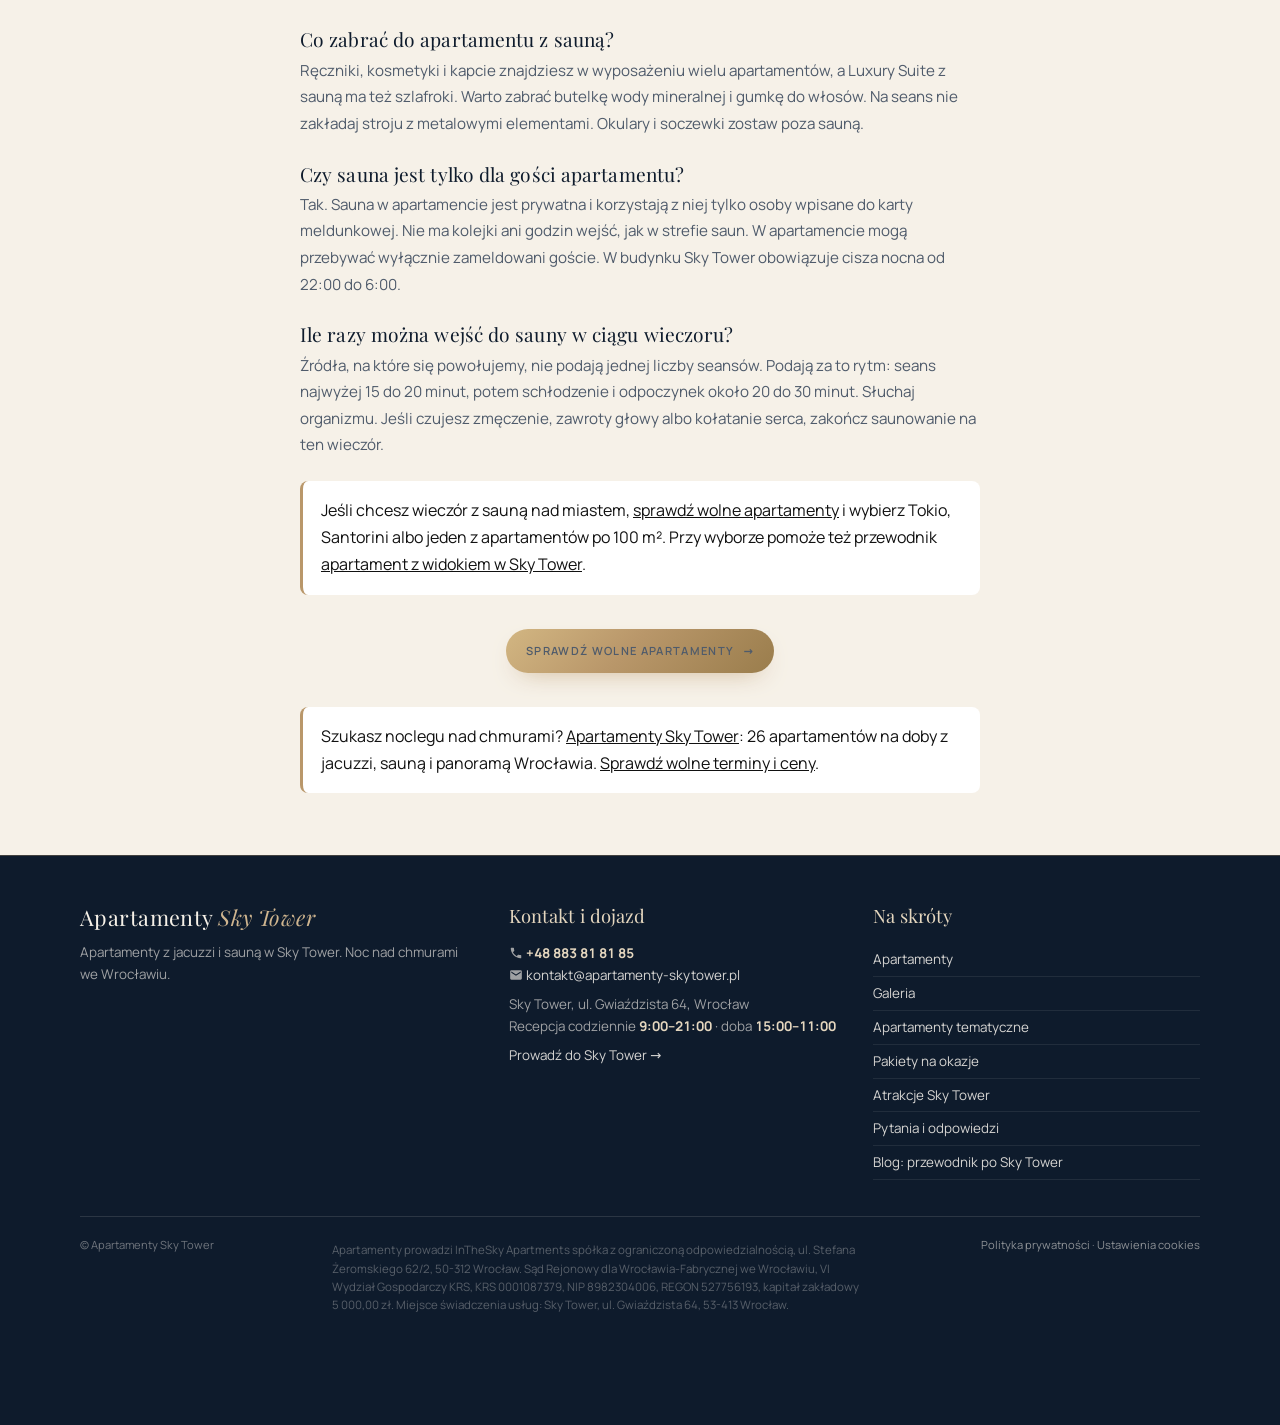
<file: blog/sauna-w-apartamencie/index.html>
<!DOCTYPE html>
<html lang="pl">
<head>
<meta charset="utf-8"/>
<script async src="https://www.googletagmanager.com/gtag/js?id=G-RV4G81XBP1"></script>
<script>window.dataLayer=window.dataLayer||[];function gtag(){dataLayer.push(arguments);}
gtag('consent','default',{ad_storage:'denied',ad_user_data:'denied',ad_personalization:'denied',analytics_storage:'denied',functionality_storage:'granted',security_storage:'granted',wait_for_update:500});
gtag('set','ads_data_redaction',true);gtag('set','url_passthrough',true);
window.zgodaClarity=function(){if(window.clarity)return;(function(c,l,a,r,i,t,y){c[a]=c[a]||function(){(c[a].q=c[a].q||[]).push(arguments)};t=l.createElement(r);t.async=1;t.src="https://www.clarity.ms/tag/"+i;y=l.getElementsByTagName(r)[0];y.parentNode.insertBefore(t,y);})(window,document,"clarity","script","z1pkvs44yq");};
try{var c=JSON.parse(localStorage.getItem('zgoda-v1')||'null');if(c){gtag('consent','update',{analytics_storage:c.a?'granted':'denied',ad_storage:c.m?'granted':'denied',ad_user_data:c.m?'granted':'denied',ad_personalization:c.m?'granted':'denied'});if(c.a)zgodaClarity();}}catch(e){}
gtag('js',new Date());gtag('config','G-RV4G81XBP1');</script>
<script>(function(w,d,s,l,i){w[l]=w[l]||[];w[l].push({'gtm.start':new Date().getTime(),event:'gtm.js'});var f=d.getElementsByTagName(s)[0],j=d.createElement(s);j.async=true;j.src='https://www.googletagmanager.com/gtm.js?id='+i;f.parentNode.insertBefore(j,f);})(window,document,'script','dataLayer','GTM-NVNTM3CW');</script>

<meta content="width=device-width, initial-scale=1.0" name="viewport"/>
<title>Apartament z sauną w Sky Tower: jak korzystać bezpiecznie</title>
<meta name="description" content="Apartament z sauną w Sky Tower: ile minut trwa seans, co zrobić przed i po saunie, kiedy jej unikać. Zasady według wytycznych GIS i porad lekarzy."/>
<meta name="robots" content="index, follow, max-image-preview:large"/>
<link href="https://apartamenty-skytower.pl/blog/sauna-w-apartamencie/" rel="canonical"/>
<meta property="og:type" content="article"/><meta property="og:locale" content="pl_PL"/>
<meta property="og:title" content="Apartament z sauną w Sky Tower: jak korzystać bezpiecznie"/><meta property="og:description" content="Apartament z sauną w Sky Tower: ile minut trwa seans, co zrobić przed i po saunie, kiedy jej unikać. Zasady według wytycznych GIS i porad lekarzy."/>
<meta property="og:url" content="https://apartamenty-skytower.pl/blog/sauna-w-apartamencie/"/><meta property="og:image" content="https://apartamenty-skytower.pl/media/superior-sauna-39-v2-1.webp"/>
<meta name="theme-color" content="#0e1b2c"/>
<link rel="icon" href="/favicon.svg" type="image/svg+xml"/>
<link as="font" crossorigin="" href="/fonts/playfair-latin.woff2" rel="preload" type="font/woff2"/>
<link href="/style.css?v=202610221531" rel="stylesheet"/>
<script type="application/ld+json">{"@context": "https://schema.org", "@graph": [{"@type": "BlogPosting", "headline": "Sauna w apartamencie: jak korzystać bezpiecznie i wygodnie", "description": "Apartament z sauną w Sky Tower: ile minut trwa seans, co zrobić przed i po saunie, kiedy jej unikać. Zasady według wytycznych GIS i porad lekarzy.", "url": "https://apartamenty-skytower.pl/blog/sauna-w-apartamencie/", "mainEntityOfPage": "https://apartamenty-skytower.pl/blog/sauna-w-apartamencie/", "datePublished": "2026-10-22", "dateModified": "2026-10-22", "inLanguage": "pl-PL", "image": "https://apartamenty-skytower.pl/media/superior-sauna-39-v2-1.webp", "author": {"@type": "Organization", "name": "Apartamenty Sky Tower", "url": "https://apartamenty-skytower.pl/"}, "publisher": {"@type": "Organization", "name": "Apartamenty Sky Tower", "url": "https://apartamenty-skytower.pl/"}, "about": {"@type": "Place", "name": "Sky Tower", "address": "ul. Gwiaździsta 64, 53-413 Wrocław"}}, {"@type": "BreadcrumbList", "itemListElement": [{"@type": "ListItem", "position": 1, "name": "Apartamenty Sky Tower", "item": "https://apartamenty-skytower.pl/"}, {"@type": "ListItem", "position": 2, "name": "Blog", "item": "https://apartamenty-skytower.pl/blog/"}, {"@type": "ListItem", "position": 3, "name": "Sauna w apartamencie: jak korzystać bezpiecznie i wygodnie", "item": "https://apartamenty-skytower.pl/blog/sauna-w-apartamencie/"}]}, {"@type": "FAQPage", "mainEntity": [{"@type": "Question", "name": "Jak długo nagrzewa się sauna w apartamencie?", "acceptedAnswer": {"@type": "Answer", "text": "Czas nagrzewania zależy od modelu pieca i ustawionej temperatury. Nie podajemy jednej liczby dla wszystkich apartamentów. Przy zameldowaniu zapytaj w recepcji, jak włączyć saunę i ile czekać na pełne nagrzanie. Włącz ją z wyprzedzeniem, a w tym czasie weź prysznic i przygotuj ręczniki oraz wodę do picia."}}, {"@type": "Question", "name": "Czy z sauny w apartamencie może korzystać dziecko?", "acceptedAnswer": {"@type": "Answer", "text": "Poradnik Medycyny Praktycznej mówi, że sauna z dziećmi wymaga ostrożności. Zaleca niższą temperaturę, mniejszą wilgotność, krótszy seans i łagodne chłodzenie. Dziecko nie powinno zostawać w saunie samo. Pamiętaj, że w apartamencie z sauny korzystasz na własną odpowiedzialność. Przy chorobach przewlekłych dziecka zapytaj wcześniej pediatrę."}}, {"@type": "Question", "name": "Co zabrać do apartamentu z sauną?", "acceptedAnswer": {"@type": "Answer", "text": "Ręczniki, kosmetyki i kapcie znajdziesz w wyposażeniu wielu apartamentów, a Luxury Suite z sauną ma też szlafroki. Warto zabrać butelkę wody mineralnej i gumkę do włosów. Na seans nie zakładaj stroju z metalowymi elementami. Okulary i soczewki zostaw poza sauną."}}, {"@type": "Question", "name": "Czy sauna jest tylko dla gości apartamentu?", "acceptedAnswer": {"@type": "Answer", "text": "Tak. Sauna w apartamencie jest prywatna i korzystają z niej tylko osoby wpisane do karty meldunkowej. Nie ma kolejki ani godzin wejść, jak w strefie saun. W apartamencie mogą przebywać wyłącznie zameldowani goście. W budynku Sky Tower obowiązuje cisza nocna od 22:00 do 6:00."}}, {"@type": "Question", "name": "Ile razy można wejść do sauny w ciągu wieczoru?", "acceptedAnswer": {"@type": "Answer", "text": "Źródła, na które się powołujemy, nie podają jednej liczby seansów. Podają za to rytm: seans najwyżej 15 do 20 minut, potem schłodzenie i odpoczynek około 20 do 30 minut. Słuchaj organizmu. Jeśli czujesz zmęczenie, zawroty głowy albo kołatanie serca, zakończ saunowanie na ten wieczór."}}]}]}</script>
</head>
<body>
<header class="topbar">
<a class="wordmark" href="/">Apartamenty <em>Sky Tower</em></a>
<span class="grow"></span>
<a class="top-tel" href="tel:+48883818185"><svg aria-hidden="true" class="ico" viewBox="0 0 24 24"><path d="M6.62 10.79a15.05 15.05 0 0 0 6.59 6.59l2.2-2.2a1 1 0 0 1 1.02-.24c1.12.37 2.33.57 3.57.57a1 1 0 0 1 1 1V20a1 1 0 0 1-1 1C10.85 21 3 13.15 3 4a1 1 0 0 1 1-1h3.5a1 1 0 0 1 1 1c0 1.24.2 2.45.57 3.57a1 1 0 0 1-.25 1.02l-2.2 2.2z"/></svg> <span>+48 883 81 81 85</span></a>
<a class="btn btn-gold" href="/rezerwacja/">Zarezerwuj swój pobyt</a>
<a class="btn btn-heart top-cta2" href="/" data-to="pakiety"><span class="hh">♥</span> Pakiet romantyczny</a>
<button aria-label="Otwórz menu" class="burger" data-menu-open="">☰</button>
</header>
<nav aria-label="Menu główne" class="menu" id="menu">
<button aria-label="Zamknij menu" class="close" data-menu-close="">✕</button>
<span class="eyebrow">Najczęściej wybierane</span>
<ul class="best">
<li><a href="/" data-to="pakiety"><span class="bic">♥</span><span class="btx"><b>Pakiety romantyczne</b><small>aranżacja przed Waszym przyjazdem</small></span><span class="chev">→</span></a></li>
<li><a href="/" data-to="kierunki"><span class="bic">✦</span><span class="btx"><b>Pięć kierunków świata</b><small>Tokio · Santorini · Madera · Diuna · Paris</small></span><span class="chev">→</span></a></li>
</ul>
<span class="eyebrow">Menu</span>
<ul class="plain">
<li><a href="/" data-to="apartamenty">Apartamenty</a></li><li><a href="/" data-to="galeria">Galeria</a></li><li><a href="/" data-to="kierunki">Apartamenty tematyczne</a></li><li><a href="/" data-to="pakiety">Pakiety na okazje</a></li><li><a href="/" data-to="atrakcje">Atrakcje Sky Tower</a></li><li><a href="/" data-to="faq">Pytania i odpowiedzi</a></li><li><a href="/blog/">Blog: przewodnik po Sky Tower</a></li><li><a href="/" data-to="kontakt">Kontakt i dojazd</a></li>
</ul>
<div class="mcta">
<a class="btn btn-gold" href="/rezerwacja/">Zarezerwuj swój pobyt <span class="arrow">→</span></a>
<a class="btn btn-line" href="tel:+48883818185"><svg aria-hidden="true" class="ico" viewBox="0 0 24 24"><path d="M6.62 10.79a15.05 15.05 0 0 0 6.59 6.59l2.2-2.2a1 1 0 0 1 1.02-.24c1.12.37 2.33.57 3.57.57a1 1 0 0 1 1 1V20a1 1 0 0 1-1 1C10.85 21 3 13.15 3 4a1 1 0 0 1 1-1h3.5a1 1 0 0 1 1 1c0 1.24.2 2.45.57 3.57a1 1 0 0 1-.25 1.02l-2.2 2.2z"/></svg> +48 883 81 81 85</a>
</div>
</nav>
<main class="art"><article class="wrap">
<nav class="crumbs" aria-label="Okruszki"><a href="/">Apartamenty Sky Tower</a> › <a href="/blog/">Blog</a></nav>
<h1>Sauna w apartamencie: jak korzystać bezpiecznie i wygodnie</h1>
<p class="meta">Aktualizacja: 22.10.2026</p>
<p class="lead">Apartament z sauną to apartament z prywatną kabiną saunową, z której korzystają tylko jego goście. W Sky Tower cztery apartamenty mają w opisie własną saunę. Seans powinien trwać najwyżej 15 do 20 minut, a po nim warto odpocząć 20 do 30 minut i wypić około pół litra do litra płynów.</p>
<figure><img alt="Sauna w apartamencie: jak korzystać bezpiecznie i wygodnie" fetchpriority="high" decoding="async" src="/media/superior-sauna-39-v2-1.webp" width="1200" height="800"/></figure>
<div class="box">W skrócie: prywatna sauna działa jak sauna w strefie wellness, tylko bez kolejki i bez obcych osób. Zasady zdrowego rozsądku są te same.</div>
<ul><li>4 apartamenty w Sky Tower mają w opisie prywatną saunę.</li><li>Jeden seans: najwyżej 15 do 20 minut.</li><li>Po saunie: około 20 do 30 minut odpoczynku.</li><li>Płyny po seansie: około 0,5 do 1 litra.</li><li>Po obfitym posiłku odczekaj do 2 godzin.</li></ul>
<h2>Które apartamenty w Sky Tower mają prywatną saunę?</h2>
<p>Prywatną saunę mają cztery apartamenty opisane na tej stronie. Są to dwa apartamenty tematyczne i dwa duże apartamenty po 100 m².</p>
<table><thead><tr><th>Apartament</th><th>Piętro</th><th>Metraż</th><th>Gdzie jest sauna</th></tr></thead><tbody><tr><td><a href="/rezerwacja/?obk=1004997">Tokio</a></td><td>34.</td><td>60 m²</td><td>przeszklona sauna w strefie z jacuzzi</td></tr><tr><td><a href="/rezerwacja/?obk=986613">Santorini</a></td><td>34.</td><td>50 m²</td><td>prywatna sauna, jacuzzi przy szybie</td></tr><tr><td>Luxury Suite z sauną</td><td>31.</td><td>100 m²</td><td>w łazience, z lustrem weneckim i widokiem na miasto</td></tr><tr><td>Superior z sauną</td><td>39.</td><td>100 m²</td><td>w sypialni, przy oknie</td></tr></tbody></table>
<p>Tokio i Santorini łączą saunę z jacuzzi przy oknie. Luxury Suite z sauną ma dwie łazienki i przyjmuje do 4 osób. Superior z sauną ma saunę w sypialni, z widokiem na zachód słońca. Więcej o różnicach między kategoriami przeczytasz w artykule <a href="/blog/kategorie-apartamentow-sky-tower/">Kategorie apartamentów w Sky Tower</a>.</p>
<p>Regulamin pobytu mówi wprost: z sauny w apartamencie korzystasz na własną odpowiedzialność. Dlatego warto znać kilka prostych zasad.</p>
<p>W prywatnej saunie nikt nie pilnuje czasu seansu. Nie ma obsługi ani saunamistrza, jak w strefie wellness. Ustaw minutnik w telefonie, zanim wejdziesz do kabiny, i umów się z drugą osobą, że sprawdzacie nawzajem samopoczucie.</p>
<h2>Ile minut siedzieć w saunie?</h2>
<p>Jeden seans nie powinien przekraczać 15 do 20 minut. Tak podaje poradnik Medycyny Praktycznej dla pacjentów. Zacznij od krótszego czasu, zwłaszcza jeśli dawno nie korzystałeś z sauny.</p>
<p>Przy pierwszym seansie wystarczy kilka minut. Obserwuj, jak się czujesz. Jeśli pojawi się zawrót głowy, kołatanie serca albo osłabienie, od razu wyjdź z sauny i usiądź.</p>
<p>Wytyczne Głównego Inspektoratu Sanitarnego radzą jeszcze jedno. W ostatnich 2 do 3 minutach seansu usiądź z opuszczonymi nogami. Układ krążenia łatwiej wtedy przestawi się na pozycję stojącą. Wstawaj powoli.</p>
<p>Według Medycyny Praktycznej sauna fińska ma zwykle od 60 do 120°C i od 5 do 15% wilgotności. Wyższa temperatura jest bliżej pieca i na wyższych ławkach. Jeśli kabina ma ławki na różnych wysokościach, zacznij od niższej. Przy wysokiej temperaturze osłoń głowę ręcznikiem.</p>
<p>Ciepło mocno pracuje na układ krążenia. Tętno w saunie może wzrosnąć nawet do 150 uderzeń na minutę. To kolejny powód, żeby nie przedłużać seansu.</p>
<h2>Co zrobić przed pierwszym seansem?</h2>
<p>Przed seansem weź prysznic i wytrzyj się do sucha. Tak zalecają wytyczne GIS dla saun. Sanepid w Rzeszowie radzi też, żeby nie wchodzić do sauny z mokrymi, świeżo umytymi włosami.</p>
<p>Lista przed wejściem do sauny:</p>
<ol><li>Zdejmij biżuterię, zegarek i inne metalowe przedmioty. Nagrzany metal może oparzyć skórę.</li><li>Zdejmij okulary i soczewki kontaktowe.</li><li>Nie nakładaj kremów ani balsamów. Ograniczają pocenie.</li><li>Przygotuj dwa ręczniki: jeden do siedzenia, drugi do wycierania.</li><li>Siadaj na ręczniku tak, żeby ciało nie dotykało drewna.</li></ol>
<p>Nie wchodź do sauny zaraz po obfitym posiłku. Poradnik Medycyny Praktycznej mówi o odczekaniu do 2 godzin po obfitszym posiłku.</p>
<figure><img alt="Apartament Tokio: przeszklona sauna obok łóżka i jacuzzi przy oknie" loading="lazy" decoding="async" src="/media/kier-tokio-1.webp" width="800" height="533"/><figcaption>Apartament Tokio: przeszklona sauna obok łóżka i jacuzzi przy oknie</figcaption></figure>
<h2>Czy sauna po alkoholu lub kolacji to dobry pomysł?</h2>
<p>Nie. Alkohol i sauna to złe połączenie. Poradnik Medycyny Praktycznej wymienia stan po spożyciu alkoholu wśród przeciwwskazań do sauny. Wśród możliwych powikłań poradnik wymienia nadmierny spadek ciśnienia i omdlenie, przegrzanie oraz odwodnienie.</p>
<p>Wieczór z winem przy jacuzzi i seans w saunie lepiej rozdzielić. Jeśli planujecie kolację, zaplanujcie saunę wcześniej, przed jedzeniem i przed pierwszym kieliszkiem.</p>
<p>To samo dotyczy intensywnego wysiłku. Po treningu daj sobie czas na odpoczynek. Po saunie też nie wracaj od razu do ćwiczeń.</p>
<h2>Kto powinien zapytać lekarza przed sauną?</h2>
<p>Osoby z chorobami przewlekłymi powinny przed pierwszym seansem zapytać lekarza. Tak mówią wytyczne GIS. Poradnik Medycyny Praktycznej wymienia między innymi choroby układu krążenia, niedawny zawał, gorączkę, ostre infekcje i niedawne operacje.</p>
<p>Specjalnej porady wymagają też osoby z astmą, cukrzycą, rozrusznikiem serca lub implantami. Ostrożność dotyczy także osób, które biorą leki przeciwzakrzepowe albo leki w plastrach.</p>
<p>Kobietom w ciąży, które nie korzystają z sauny regularnie, lekarze odradzają seanse. Za przeciwwskazane uznaje się na ogół korzystanie z sauny w pierwszym trymestrze.</p>
<p>Ten artykuł nie zastępuje porady lekarskiej. Jeśli masz wątpliwości, zapytaj lekarza przed przyjazdem, a nie po. Pełną listę przeciwwskazań i grup, które wymagają porady, podaje <a href="https://www.mp.pl/pacjent/rehabilitacja/fizykoterapia/leczenie-cieplem/125937,sauna-korzysci-zdrowotne-i-przeciwwskazania">poradnik Medycyny Praktycznej o saunie</a>.</p>
<h2>Jak się schłodzić i odpocząć po saunie?</h2>
<p>Po seansie schłodź ciało wodą i odpocznij około 20 do 30 minut. Tak zalecają <a href="https://www.gov.pl/attachment/19b17790-1fc2-465a-806a-dcfcff553409">wytyczne GIS dotyczące korzystania z sauny</a>. W tym czasie wypij około 0,5 do 1 litra płynów, najlepiej wody mineralnej.</p>
<p>W apartamencie chłodzenie jest proste. Najwygodniej użyć prysznica w łazience. Zacznij od letniej wody i stóp, potem przejdź wyżej. Poradnik Medycyny Praktycznej zwraca uwagę, że zaburzenia pracy serca po saunie najczęściej wywołuje gwałtowne schładzanie.</p>
<p>Odpoczywaj w pozycji siedzącej albo leżącej. W Sky Tower to dobry moment na widok z okna. Kolejny seans zacznij dopiero po pełnym odpoczynku.</p>
<p>Na koniec wyłącz saunę. Jeśli nie wiesz, jak działa sterownik, zapytaj w recepcji.</p>
<h2>Najczęstsze pytania</h2>
<h3>Jak długo nagrzewa się sauna w apartamencie?</h3>
<p>Czas nagrzewania zależy od modelu pieca i ustawionej temperatury. Nie podajemy jednej liczby dla wszystkich apartamentów. Przy zameldowaniu zapytaj w recepcji, jak włączyć saunę i ile czekać na pełne nagrzanie. Włącz ją z wyprzedzeniem, a w tym czasie weź prysznic i przygotuj ręczniki oraz wodę do picia.</p>
<h3>Czy z sauny w apartamencie może korzystać dziecko?</h3>
<p>Poradnik Medycyny Praktycznej mówi, że sauna z dziećmi wymaga ostrożności. Zaleca niższą temperaturę, mniejszą wilgotność, krótszy seans i łagodne chłodzenie. Dziecko nie powinno zostawać w saunie samo. Pamiętaj, że w apartamencie z sauny korzystasz na własną odpowiedzialność. Przy chorobach przewlekłych dziecka zapytaj wcześniej pediatrę.</p>
<h3>Co zabrać do apartamentu z sauną?</h3>
<p>Ręczniki, kosmetyki i kapcie znajdziesz w wyposażeniu wielu apartamentów, a Luxury Suite z sauną ma też szlafroki. Warto zabrać butelkę wody mineralnej i gumkę do włosów. Na seans nie zakładaj stroju z metalowymi elementami. Okulary i soczewki zostaw poza sauną.</p>
<h3>Czy sauna jest tylko dla gości apartamentu?</h3>
<p>Tak. Sauna w apartamencie jest prywatna i korzystają z niej tylko osoby wpisane do karty meldunkowej. Nie ma kolejki ani godzin wejść, jak w strefie saun. W apartamencie mogą przebywać wyłącznie zameldowani goście. W budynku Sky Tower obowiązuje cisza nocna od 22:00 do 6:00.</p>
<h3>Ile razy można wejść do sauny w ciągu wieczoru?</h3>
<p>Źródła, na które się powołujemy, nie podają jednej liczby seansów. Podają za to rytm: seans najwyżej 15 do 20 minut, potem schłodzenie i odpoczynek około 20 do 30 minut. Słuchaj organizmu. Jeśli czujesz zmęczenie, zawroty głowy albo kołatanie serca, zakończ saunowanie na ten wieczór.</p>
<div class="box">Jeśli chcesz wieczór z sauną nad miastem, <a href="/rezerwacja/">sprawdź wolne apartamenty</a> i wybierz Tokio, Santorini albo jeden z apartamentów po 100 m². Przy wyborze pomoże też przewodnik <a href="/blog/apartament-z-widokiem-sky-tower/">apartament z widokiem w Sky Tower</a>.</div>
<p class="cta"><a class="btn btn-gold" href="/rezerwacja/">Sprawdź wolne apartamenty <span class="arrow">→</span></a></p>
<div class="box z-cta">Szukasz noclegu nad chmurami? <a href="/">Apartamenty Sky Tower</a>: 26 apartamentów na doby z jacuzzi, sauną i panoramą Wrocławia. <a href="/rezerwacja/">Sprawdź wolne terminy i ceny</a>.</div>
</article></main>
<footer id="kontakt">
<div class="wrap">
<div class="fgrid">
<div>
<p class="wordmark">Apartamenty <em>Sky Tower</em></p>
<p>Apartamenty z jacuzzi i sauną w Sky Tower. Noc nad chmurami we Wrocławiu.</p>
</div>
<div>
<h4>Kontakt i dojazd</h4>
<p><svg aria-hidden="true" class="ico" viewBox="0 0 24 24"><path d="M6.62 10.79a15.05 15.05 0 0 0 6.59 6.59l2.2-2.2a1 1 0 0 1 1.02-.24c1.12.37 2.33.57 3.57.57a1 1 0 0 1 1 1V20a1 1 0 0 1-1 1C10.85 21 3 13.15 3 4a1 1 0 0 1 1-1h3.5a1 1 0 0 1 1 1c0 1.24.2 2.45.57 3.57a1 1 0 0 1-.25 1.02l-2.2 2.2z"/></svg> <a href="tel:+48883818185"><b>+48 883 81 81 85</b></a><br/><svg aria-hidden="true" class="ico" viewBox="0 0 24 24"><path d="M20 4H4a2 2 0 0 0-2 2v12a2 2 0 0 0 2 2h16a2 2 0 0 0 2-2V6a2 2 0 0 0-2-2zm0 4.24-8 5-8-5V6l8 5 8-5v2.24z"/></svg> <a href="mailto:kontakt@apartamenty-skytower.pl">kontakt@apartamenty-skytower.pl</a></p>
<p>Sky Tower, ul. Gwiaździsta 64, Wrocław<br/>Recepcja codziennie <b>9:00–21:00</b> · doba <b>15:00–11:00</b></p>
<p><a href="https://maps.google.com/?q=Sky+Tower+Gwia%C5%BAdzista+64+Wroc%C5%82aw" rel="noopener" target="_blank">Prowadź do Sky Tower →</a></p>
</div>
<div class="fmenu">
<h4>Na skróty</h4>
<a href="/" data-to="apartamenty">Apartamenty</a><a href="/" data-to="galeria">Galeria</a><a href="/" data-to="kierunki">Apartamenty tematyczne</a><a href="/" data-to="pakiety">Pakiety na okazje</a><a href="/" data-to="atrakcje">Atrakcje Sky Tower</a><a href="/" data-to="faq">Pytania i odpowiedzi</a><a href="/blog/">Blog: przewodnik po Sky Tower</a>
</div>
</div>
<div class="legal">
<span>© Apartamenty Sky Tower</span>
<span class="firma">Apartamenty prowadzi InTheSky Apartments spółka z ograniczoną odpowiedzialnością, ul. Stefana Żeromskiego 62/2, 50-312 Wrocław. Sąd Rejonowy dla Wrocławia-Fabrycznej we Wrocławiu, VI Wydział Gospodarczy KRS, KRS 0001087379, NIP 8982304006, REGON 527756193, kapitał zakładowy 5 000,00 zł. Miejsce świadczenia usług: Sky Tower, ul. Gwiaździsta 64, 53-413 Wrocław.</span>
<span><a href="/polityka-prywatnosci/">Polityka prywatności</a> · <a href="/" data-zgoda-zmien>Ustawienia cookies</a></span>
</div>
</div>
</footer>
<script defer src="/site.js?v=202610221531"></script>
<div id="zgoda" class="zgoda" role="dialog" aria-label="Zgoda na pliki cookies" hidden>
<p>Używamy plików cookies do statystyk odwiedzin, a za Twoją zgodą także do reklam. Szczegóły: <a href="/polityka-prywatnosci/">polityka prywatności</a>.</p>
<div class="zgoda-b"><button type="button" class="btn btn-gold" data-z="all">Akceptuję wszystkie</button><button type="button" class="btn btn-line" data-z="stat">Tylko statystyki</button><button type="button" class="btn btn-line" data-z="none">Odrzucam</button></div>
</div>
<script>(function(){var b=document.getElementById('zgoda');if(!b)return;var s=null;try{s=localStorage.getItem('zgoda-v1')}catch(e){}if(!s)b.hidden=false;
function set(t){var c={a:t!=='none',m:t==='all'};try{localStorage.setItem('zgoda-v1',JSON.stringify(c))}catch(e){}
gtag('consent','update',{analytics_storage:c.a?'granted':'denied',ad_storage:c.m?'granted':'denied',ad_user_data:c.m?'granted':'denied',ad_personalization:c.m?'granted':'denied'});dataLayer.push({event:'zgoda_zapisana'});if(c.a&&window.zgodaClarity)zgodaClarity();b.hidden=true;}
b.addEventListener('click',function(e){var t=e.target.getAttribute('data-z');if(t)set(t);});
document.addEventListener('click',function(e){if(e.target.closest&&e.target.closest('[data-zgoda-zmien]')){e.preventDefault();b.hidden=false;}});})();</script>
</body>
</html>
</file>
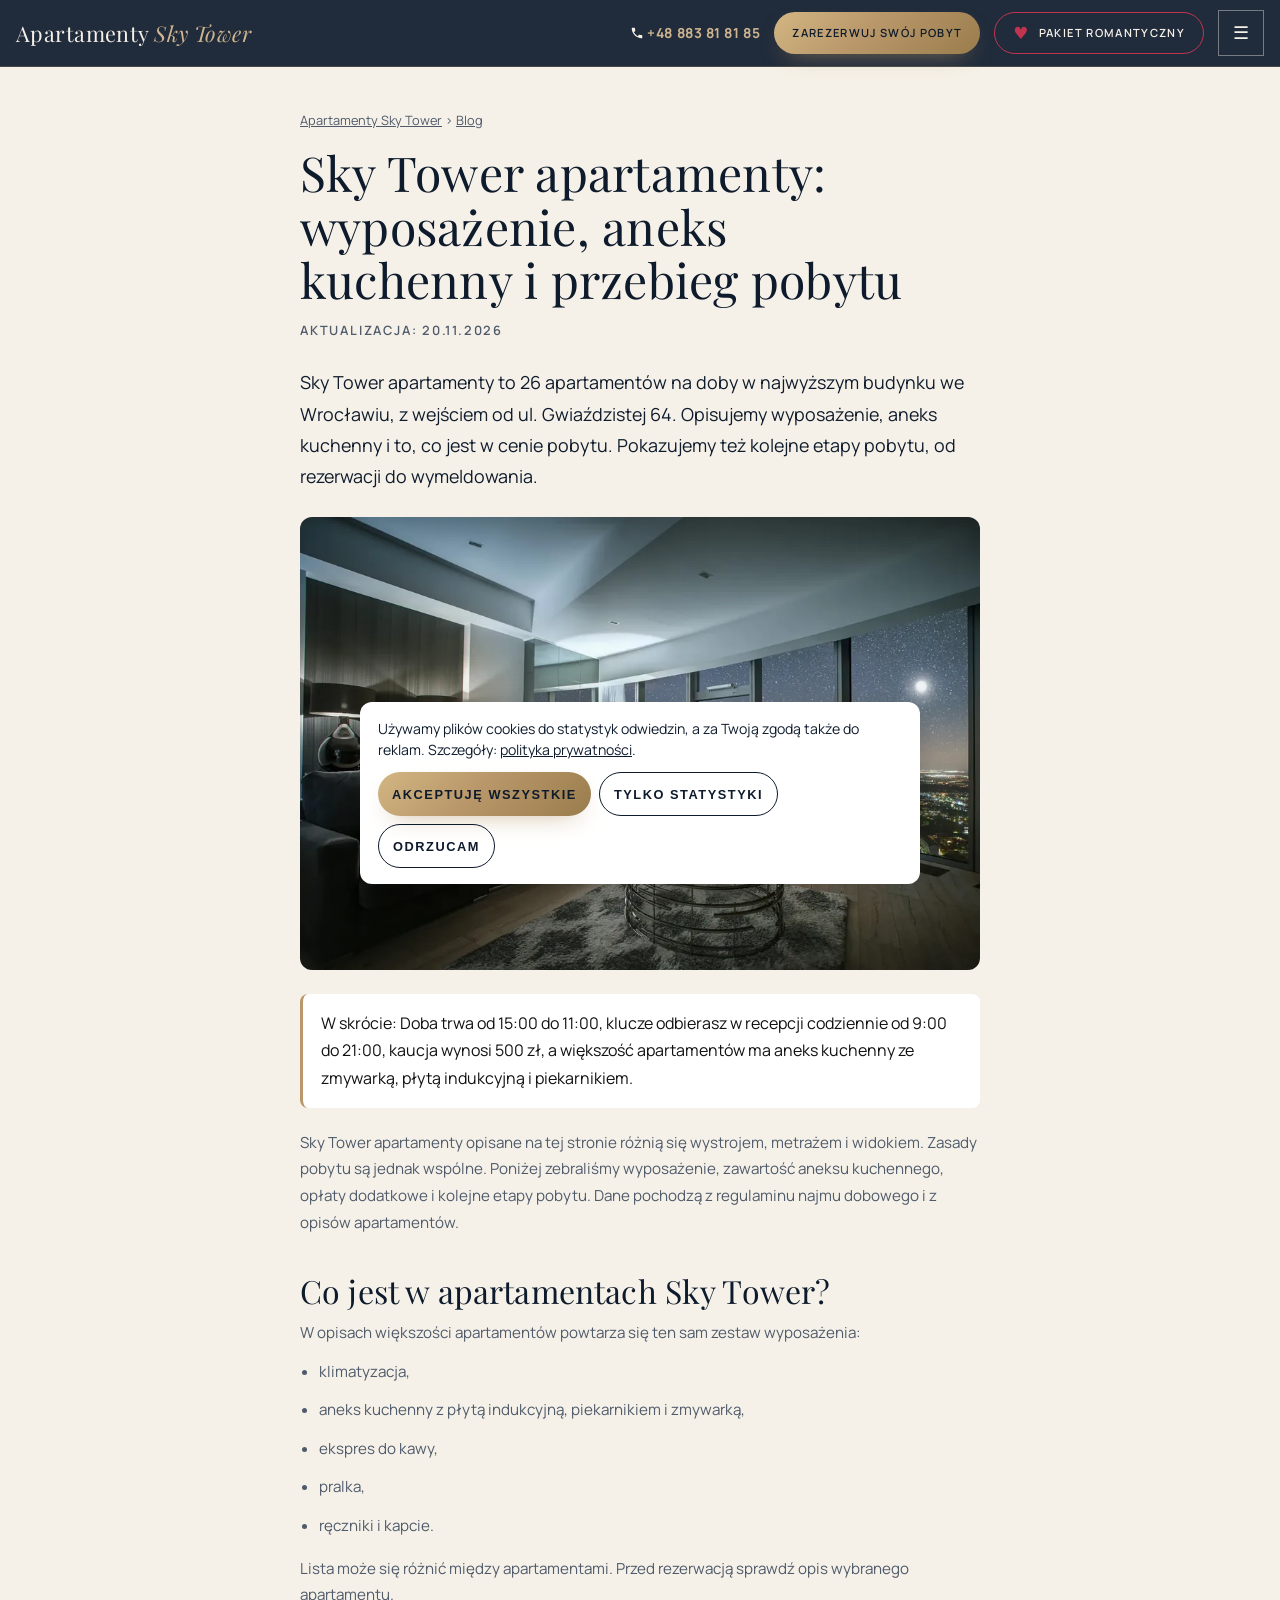
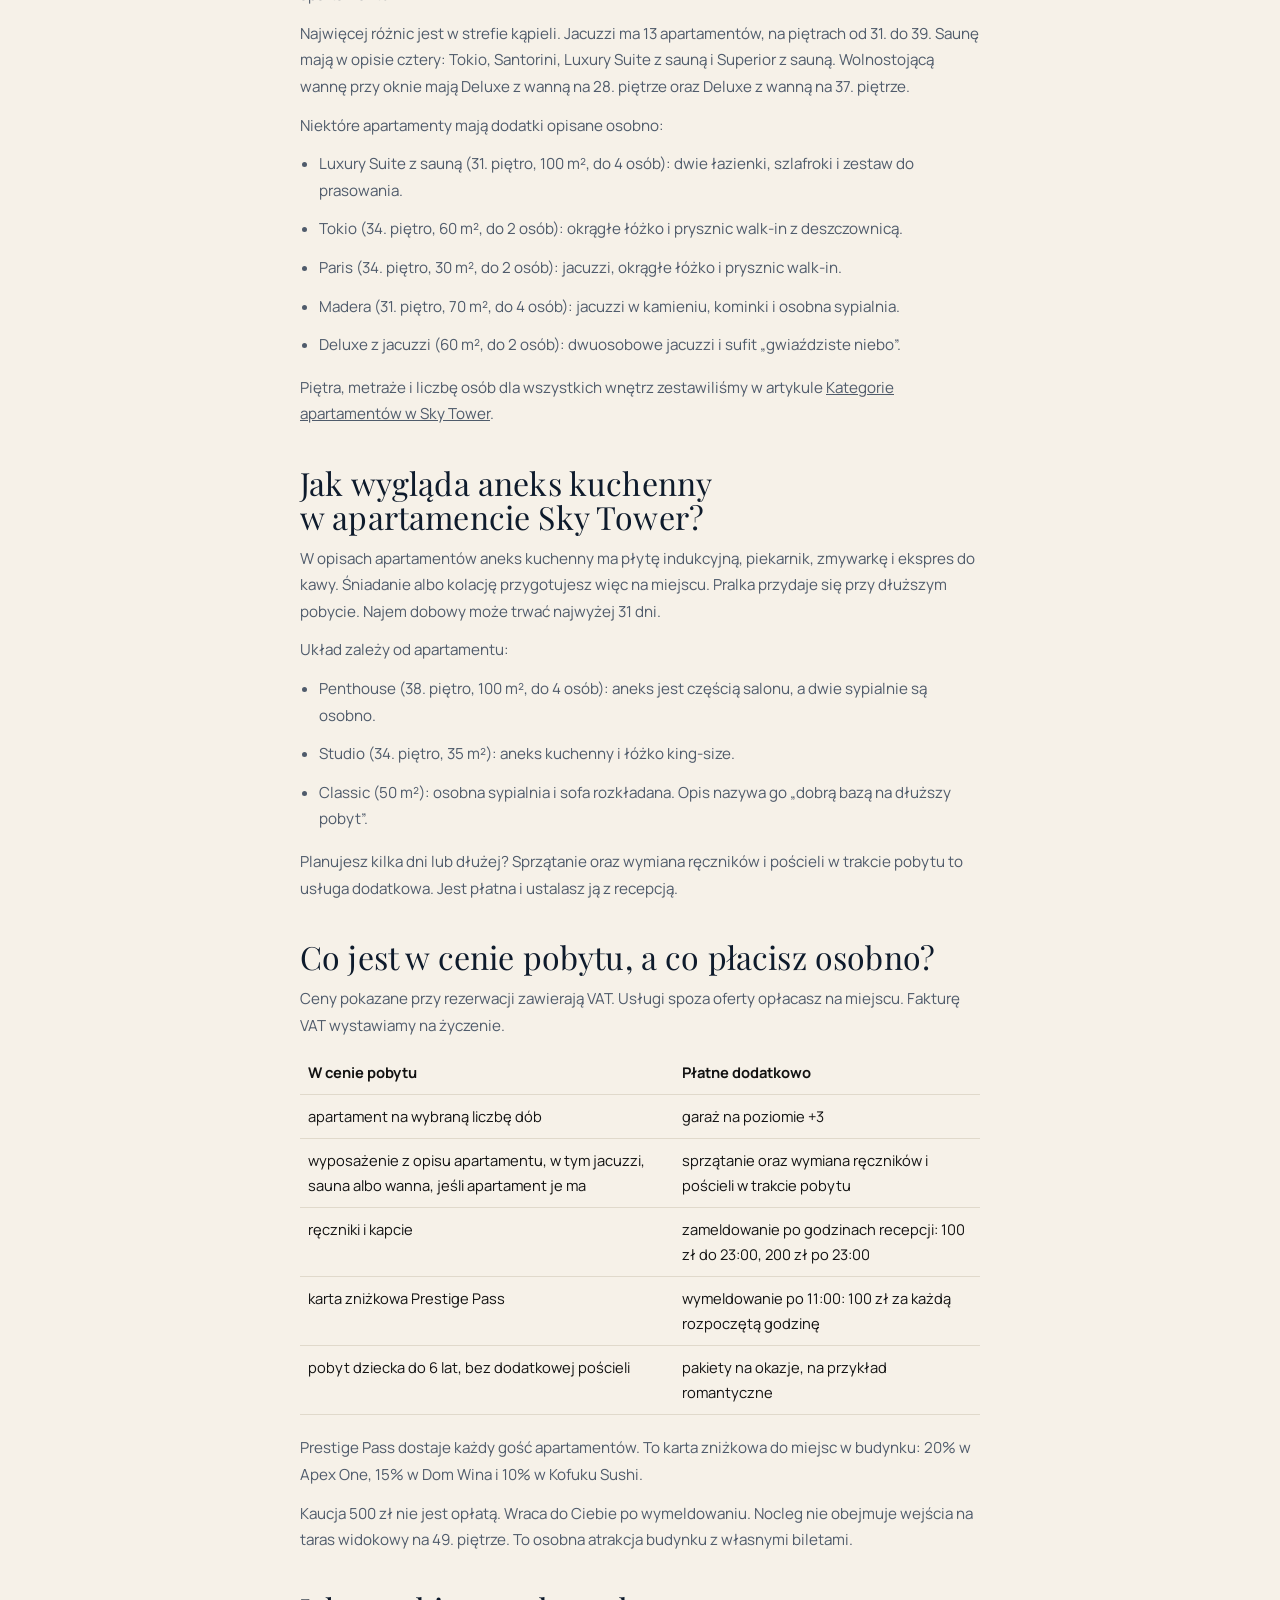
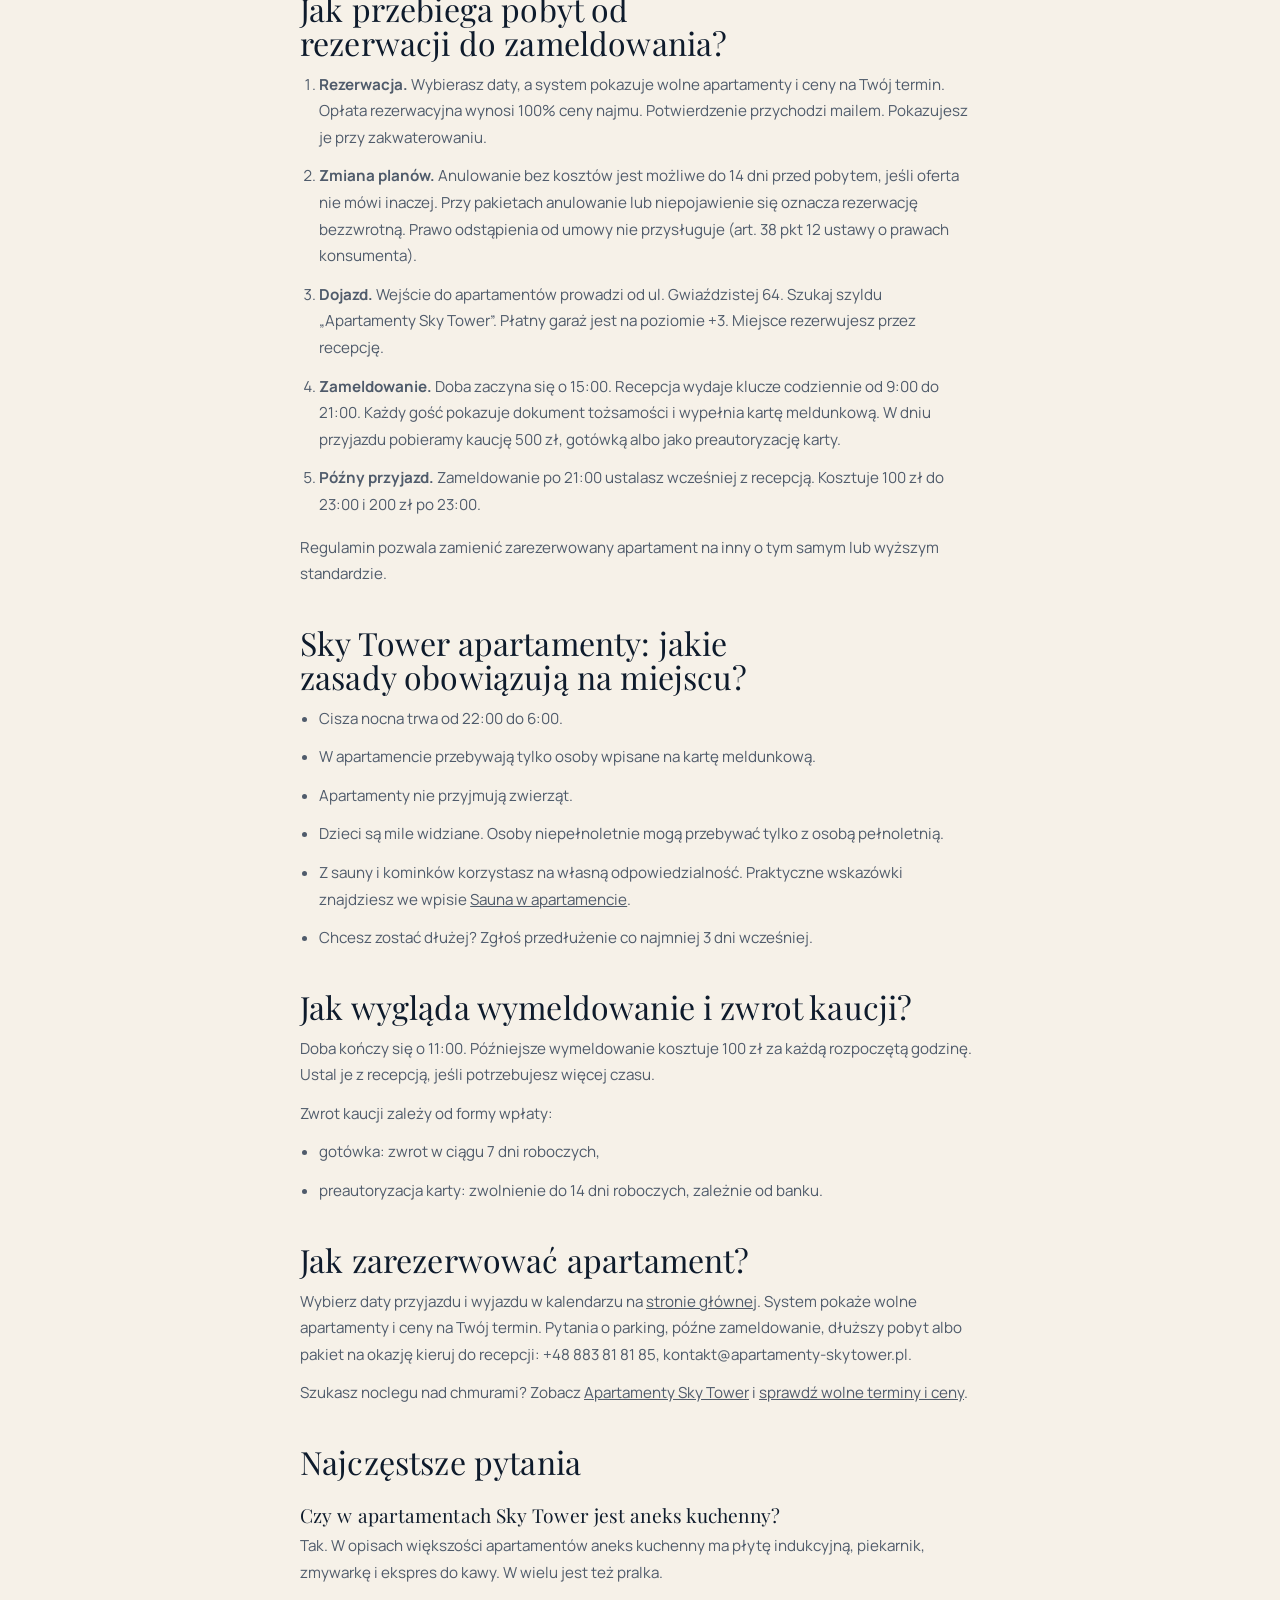
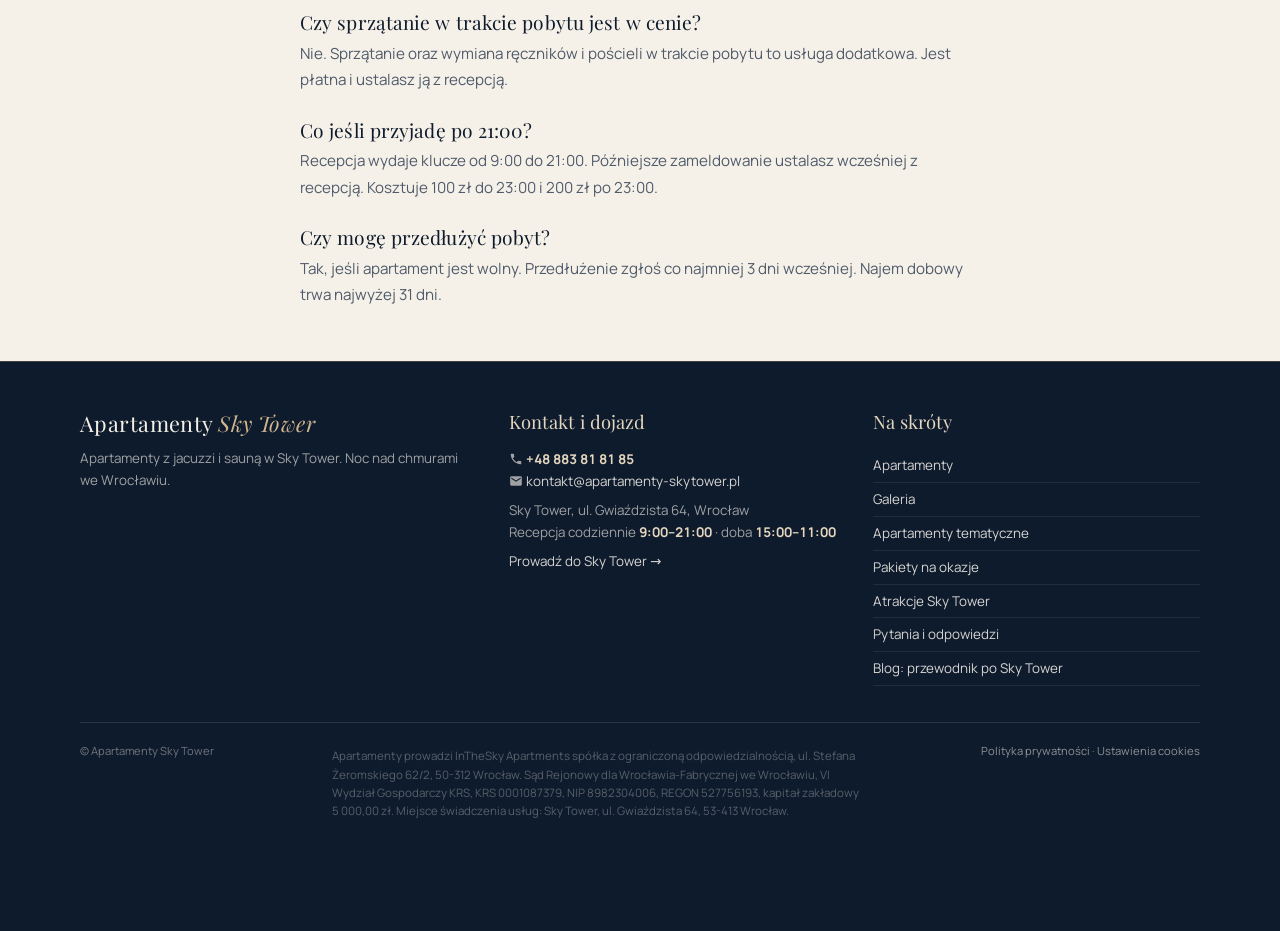
<file: blog/sky-tower-apartamenty-wyposazenie-aneks-kuchenny-i-przebieg-pobytu/index.html>
<!DOCTYPE html>
<html lang="pl">
<head>
<meta charset="utf-8"/>
<script async src="https://www.googletagmanager.com/gtag/js?id=G-RV4G81XBP1"></script>
<script>window.dataLayer=window.dataLayer||[];function gtag(){dataLayer.push(arguments);}
gtag('consent','default',{ad_storage:'denied',ad_user_data:'denied',ad_personalization:'denied',analytics_storage:'denied',functionality_storage:'granted',security_storage:'granted',wait_for_update:500});
gtag('set','ads_data_redaction',true);gtag('set','url_passthrough',true);
window.zgodaClarity=function(){if(window.clarity)return;(function(c,l,a,r,i,t,y){c[a]=c[a]||function(){(c[a].q=c[a].q||[]).push(arguments)};t=l.createElement(r);t.async=1;t.src="https://www.clarity.ms/tag/"+i;y=l.getElementsByTagName(r)[0];y.parentNode.insertBefore(t,y);})(window,document,"clarity","script","z1pkvs44yq");};
try{var c=JSON.parse(localStorage.getItem('zgoda-v1')||'null');if(c){gtag('consent','update',{analytics_storage:c.a?'granted':'denied',ad_storage:c.m?'granted':'denied',ad_user_data:c.m?'granted':'denied',ad_personalization:c.m?'granted':'denied'});if(c.a)zgodaClarity();}}catch(e){}
gtag('js',new Date());gtag('config','G-RV4G81XBP1');</script>
<script>(function(w,d,s,l,i){w[l]=w[l]||[];w[l].push({'gtm.start':new Date().getTime(),event:'gtm.js'});var f=d.getElementsByTagName(s)[0],j=d.createElement(s);j.async=true;j.src='https://www.googletagmanager.com/gtm.js?id='+i;f.parentNode.insertBefore(j,f);})(window,document,'script','dataLayer','GTM-NVNTM3CW');</script>

<meta content="width=device-width, initial-scale=1.0" name="viewport"/>
<title>Sky Tower apartamenty: wyposażenie i przebieg pobytu</title>
<meta name="description" content="Sky Tower apartamenty od środka: aneks kuchenny, wyposażenie, co jest w cenie pobytu, zameldowanie od 15:00, kaucja 500 zł i zasady wymeldowania."/>
<meta name="robots" content="index, follow, max-image-preview:large"/>
<link href="https://apartamenty-skytower.pl/blog/sky-tower-apartamenty-wyposazenie-aneks-kuchenny-i-przebieg-pobytu/" rel="canonical"/>
<meta property="og:type" content="article"/><meta property="og:locale" content="pl_PL"/>
<meta property="og:title" content="Sky Tower apartamenty: wyposażenie i przebieg pobytu"/><meta property="og:description" content="Sky Tower apartamenty od środka: aneks kuchenny, wyposażenie, co jest w cenie pobytu, zameldowanie od 15:00, kaucja 500 zł i zasady wymeldowania."/>
<meta property="og:url" content="https://apartamenty-skytower.pl/blog/sky-tower-apartamenty-wyposazenie-aneks-kuchenny-i-przebieg-pobytu/"/><meta property="og:image" content="https://apartamenty-skytower.pl/media/penthouse-38-2.webp"/>
<meta name="theme-color" content="#0e1b2c"/>
<link rel="icon" href="/favicon.svg" type="image/svg+xml"/>
<link as="font" crossorigin="" href="/fonts/playfair-latin.woff2" rel="preload" type="font/woff2"/>
<link href="/style.css?v=202610221531" rel="stylesheet"/>
<script type="application/ld+json">{"@context":"https://schema.org","@graph":[{"@type":"BlogPosting","headline":"Sky Tower apartamenty: wyposażenie, aneks kuchenny i przebieg pobytu","description":"Sky Tower apartamenty od środka: aneks kuchenny, wyposażenie, co jest w cenie pobytu, zameldowanie od 15:00, kaucja 500 zł i zasady wymeldowania.","datePublished":"2026-11-20","dateModified":"2026-11-20","inLanguage":"pl-PL","mainEntityOfPage":"https://apartamenty-skytower.pl/blog/sky-tower-apartamenty-wyposazenie-aneks-kuchenny-i-przebieg-pobytu/","image":"https://apartamenty-skytower.pl/media/penthouse-38-2.webp"},{"@type":"FAQPage","mainEntity":[{"@type":"Question","name":"Czy w apartamentach Sky Tower jest aneks kuchenny?","acceptedAnswer":{"@type":"Answer","text":"Tak. W opisach większości apartamentów aneks kuchenny ma płytę indukcyjną, piekarnik, zmywarkę i ekspres do kawy. W wielu jest też pralka."}},{"@type":"Question","name":"Czy sprzątanie w trakcie pobytu jest w cenie?","acceptedAnswer":{"@type":"Answer","text":"Nie. Sprzątanie oraz wymiana ręczników i pościeli w trakcie pobytu to usługa dodatkowa. Jest płatna i ustalasz ją z recepcją."}},{"@type":"Question","name":"Co jeśli przyjadę po 21:00?","acceptedAnswer":{"@type":"Answer","text":"Recepcja wydaje klucze od 9:00 do 21:00. Późniejsze zameldowanie ustalasz wcześniej z recepcją. Kosztuje 100 zł do 23:00 i 200 zł po 23:00."}},{"@type":"Question","name":"Czy mogę przedłużyć pobyt?","acceptedAnswer":{"@type":"Answer","text":"Tak, jeśli apartament jest wolny. Przedłużenie zgłoś co najmniej 3 dni wcześniej. Najem dobowy trwa najwyżej 31 dni."}}]}]}</script>
</head>
<body>
<header class="topbar">
<a class="wordmark" href="/">Apartamenty <em>Sky Tower</em></a>
<span class="grow"></span>
<a class="top-tel" href="tel:+48883818185"><svg aria-hidden="true" class="ico" viewBox="0 0 24 24"><path d="M6.62 10.79a15.05 15.05 0 0 0 6.59 6.59l2.2-2.2a1 1 0 0 1 1.02-.24c1.12.37 2.33.57 3.57.57a1 1 0 0 1 1 1V20a1 1 0 0 1-1 1C10.85 21 3 13.15 3 4a1 1 0 0 1 1-1h3.5a1 1 0 0 1 1 1c0 1.24.2 2.45.57 3.57a1 1 0 0 1-.25 1.02l-2.2 2.2z"/></svg> <span>+48 883 81 81 85</span></a>
<a class="btn btn-gold" href="/rezerwacja/">Zarezerwuj swój pobyt</a>
<a class="btn btn-heart top-cta2" href="/" data-to="pakiety"><span class="hh">♥</span> Pakiet romantyczny</a>
<button aria-label="Otwórz menu" class="burger" data-menu-open="">☰</button>
</header>
<nav aria-label="Menu główne" class="menu" id="menu">
<button aria-label="Zamknij menu" class="close" data-menu-close="">✕</button>
<span class="eyebrow">Najczęściej wybierane</span>
<ul class="best">
<li><a href="/" data-to="pakiety"><span class="bic">♥</span><span class="btx"><b>Pakiety romantyczne</b><small>aranżacja przed Waszym przyjazdem</small></span><span class="chev">→</span></a></li>
<li><a href="/" data-to="kierunki"><span class="bic">✦</span><span class="btx"><b>Pięć kierunków świata</b><small>Tokio · Santorini · Madera · Diuna · Paris</small></span><span class="chev">→</span></a></li>
</ul>
<span class="eyebrow">Menu</span>
<ul class="plain">
<li><a href="/" data-to="apartamenty">Apartamenty</a></li><li><a href="/" data-to="galeria">Galeria</a></li><li><a href="/" data-to="kierunki">Apartamenty tematyczne</a></li><li><a href="/" data-to="pakiety">Pakiety na okazje</a></li><li><a href="/" data-to="atrakcje">Atrakcje Sky Tower</a></li><li><a href="/" data-to="faq">Pytania i odpowiedzi</a></li><li><a href="/blog/">Blog: przewodnik po Sky Tower</a></li><li><a href="/" data-to="kontakt">Kontakt i dojazd</a></li>
</ul>
<div class="mcta">
<a class="btn btn-gold" href="/rezerwacja/">Zarezerwuj swój pobyt <span class="arrow">→</span></a>
<a class="btn btn-line" href="tel:+48883818185"><svg aria-hidden="true" class="ico" viewBox="0 0 24 24"><path d="M6.62 10.79a15.05 15.05 0 0 0 6.59 6.59l2.2-2.2a1 1 0 0 1 1.02-.24c1.12.37 2.33.57 3.57.57a1 1 0 0 1 1 1V20a1 1 0 0 1-1 1C10.85 21 3 13.15 3 4a1 1 0 0 1 1-1h3.5a1 1 0 0 1 1 1c0 1.24.2 2.45.57 3.57a1 1 0 0 1-.25 1.02l-2.2 2.2z"/></svg> +48 883 81 81 85</a>
</div>
</nav>
<main class="art"><article class="wrap">
<nav class="crumbs" aria-label="Okruszki"><a href="/">Apartamenty Sky Tower</a> › <a href="/blog/">Blog</a></nav>
<h1>Sky Tower apartamenty: wyposażenie, aneks kuchenny i przebieg pobytu</h1>
<p class="meta">Aktualizacja: 20.11.2026</p>
<p class="lead">Sky Tower apartamenty to 26 apartamentów na doby w najwyższym budynku we Wrocławiu, z wejściem od ul. Gwiaździstej 64. Opisujemy wyposażenie, aneks kuchenny i to, co jest w cenie pobytu. Pokazujemy też kolejne etapy pobytu, od rezerwacji do wymeldowania.</p>
<figure><img alt="Sky Tower apartamenty: wyposażenie, aneks kuchenny i przebieg pobytu" fetchpriority="high" decoding="async" src="/media/penthouse-38-2.webp" width="1200" height="800"/></figure>
<div class="box">W skrócie: Doba trwa od 15:00 do 11:00, klucze odbierasz w recepcji codziennie od 9:00 do 21:00, kaucja wynosi 500 zł, a większość apartamentów ma aneks kuchenny ze zmywarką, płytą indukcyjną i piekarnikiem.</div>
<p>Sky Tower apartamenty opisane na tej stronie różnią się wystrojem, metrażem i widokiem. Zasady pobytu są jednak wspólne. Poniżej zebraliśmy wyposażenie, zawartość aneksu kuchennego, opłaty dodatkowe i kolejne etapy pobytu. Dane pochodzą z regulaminu najmu dobowego i z opisów apartamentów.</p>
<h2>Co jest w apartamentach Sky Tower?</h2>
<p>W opisach większości apartamentów powtarza się ten sam zestaw wyposażenia:</p>
<ul><li>klimatyzacja,</li><li>aneks kuchenny z płytą indukcyjną, piekarnikiem i zmywarką,</li><li>ekspres do kawy,</li><li>pralka,</li><li>ręczniki i kapcie.</li></ul>
<p>Lista może się różnić między apartamentami. Przed rezerwacją sprawdź opis wybranego apartamentu.</p>
<p>Najwięcej różnic jest w strefie kąpieli. Jacuzzi ma 13 apartamentów, na piętrach od 31. do 39. Saunę mają w opisie cztery: Tokio, Santorini, Luxury Suite z sauną i Superior z sauną. Wolnostojącą wannę przy oknie mają Deluxe z wanną na 28. piętrze oraz Deluxe z wanną na 37. piętrze.</p>
<p>Niektóre apartamenty mają dodatki opisane osobno:</p>
<ul><li>Luxury Suite z sauną (31. piętro, 100 m², do 4 osób): dwie łazienki, szlafroki i zestaw do prasowania.</li><li>Tokio (34. piętro, 60 m², do 2 osób): okrągłe łóżko i prysznic walk-in z deszczownicą.</li><li>Paris (34. piętro, 30 m², do 2 osób): jacuzzi, okrągłe łóżko i prysznic walk-in.</li><li>Madera (31. piętro, 70 m², do 4 osób): jacuzzi w kamieniu, kominki i osobna sypialnia.</li><li>Deluxe z jacuzzi (60 m², do 2 osób): dwuosobowe jacuzzi i sufit „gwiaździste niebo”.</li></ul>
<p>Piętra, metraże i liczbę osób dla wszystkich wnętrz zestawiliśmy w artykule <a href="/blog/kategorie-apartamentow-sky-tower/">Kategorie apartamentów w Sky Tower</a>.</p>
<h2>Jak wygląda aneks kuchenny w apartamencie Sky Tower?</h2>
<p>W opisach apartamentów aneks kuchenny ma płytę indukcyjną, piekarnik, zmywarkę i ekspres do kawy. Śniadanie albo kolację przygotujesz więc na miejscu. Pralka przydaje się przy dłuższym pobycie. Najem dobowy może trwać najwyżej 31 dni.</p>
<p>Układ zależy od apartamentu:</p>
<ul><li>Penthouse (38. piętro, 100 m², do 4 osób): aneks jest częścią salonu, a dwie sypialnie są osobno.</li><li>Studio (34. piętro, 35 m²): aneks kuchenny i łóżko king-size.</li><li>Classic (50 m²): osobna sypialnia i sofa rozkładana. Opis nazywa go „dobrą bazą na dłuższy pobyt”.</li></ul>
<p>Planujesz kilka dni lub dłużej? Sprzątanie oraz wymiana ręczników i pościeli w trakcie pobytu to usługa dodatkowa. Jest płatna i ustalasz ją z recepcją.</p>
<h2>Co jest w cenie pobytu, a co płacisz osobno?</h2>
<p>Ceny pokazane przy rezerwacji zawierają VAT. Usługi spoza oferty opłacasz na miejscu. Fakturę VAT wystawiamy na życzenie.</p>
<div class="tbl"><table><thead><tr><th>W cenie pobytu</th><th>Płatne dodatkowo</th></tr></thead><tbody><tr><td>apartament na wybraną liczbę dób</td><td>garaż na poziomie +3</td></tr><tr><td>wyposażenie z opisu apartamentu, w tym jacuzzi, sauna albo wanna, jeśli apartament je ma</td><td>sprzątanie oraz wymiana ręczników i pościeli w trakcie pobytu</td></tr><tr><td>ręczniki i kapcie</td><td>zameldowanie po godzinach recepcji: 100 zł do 23:00, 200 zł po 23:00</td></tr><tr><td>karta zniżkowa Prestige Pass</td><td>wymeldowanie po 11:00: 100 zł za każdą rozpoczętą godzinę</td></tr><tr><td>pobyt dziecka do 6 lat, bez dodatkowej pościeli</td><td>pakiety na okazje, na przykład romantyczne</td></tr></tbody></table></div>
<p>Prestige Pass dostaje każdy gość apartamentów. To karta zniżkowa do miejsc w budynku: 20% w Apex One, 15% w Dom Wina i 10% w Kofuku Sushi.</p>
<p>Kaucja 500 zł nie jest opłatą. Wraca do Ciebie po wymeldowaniu. Nocleg nie obejmuje wejścia na taras widokowy na 49. piętrze. To osobna atrakcja budynku z własnymi biletami.</p>
<h2>Jak przebiega pobyt od rezerwacji do zameldowania?</h2>
<ol><li><strong>Rezerwacja.</strong> Wybierasz daty, a system pokazuje wolne apartamenty i ceny na Twój termin. Opłata rezerwacyjna wynosi 100% ceny najmu. Potwierdzenie przychodzi mailem. Pokazujesz je przy zakwaterowaniu.</li><li><strong>Zmiana planów.</strong> Anulowanie bez kosztów jest możliwe do 14 dni przed pobytem, jeśli oferta nie mówi inaczej. Przy pakietach anulowanie lub niepojawienie się oznacza rezerwację bezzwrotną. Prawo odstąpienia od umowy nie przysługuje (art. 38 pkt 12 ustawy o prawach konsumenta).</li><li><strong>Dojazd.</strong> Wejście do apartamentów prowadzi od ul. Gwiaździstej 64. Szukaj szyldu „Apartamenty Sky Tower”. Płatny garaż jest na poziomie +3. Miejsce rezerwujesz przez recepcję.</li><li><strong>Zameldowanie.</strong> Doba zaczyna się o 15:00. Recepcja wydaje klucze codziennie od 9:00 do 21:00. Każdy gość pokazuje dokument tożsamości i wypełnia kartę meldunkową. W dniu przyjazdu pobieramy kaucję 500 zł, gotówką albo jako preautoryzację karty.</li><li><strong>Późny przyjazd.</strong> Zameldowanie po 21:00 ustalasz wcześniej z recepcją. Kosztuje 100 zł do 23:00 i 200 zł po 23:00.</li></ol>
<p>Regulamin pozwala zamienić zarezerwowany apartament na inny o tym samym lub wyższym standardzie.</p>
<h2>Sky Tower apartamenty: jakie zasady obowiązują na miejscu?</h2>
<ul><li>Cisza nocna trwa od 22:00 do 6:00.</li><li>W apartamencie przebywają tylko osoby wpisane na kartę meldunkową.</li><li>Apartamenty nie przyjmują zwierząt.</li><li>Dzieci są mile widziane. Osoby niepełnoletnie mogą przebywać tylko z osobą pełnoletnią.</li><li>Z sauny i kominków korzystasz na własną odpowiedzialność. Praktyczne wskazówki znajdziesz we wpisie <a href="/blog/sauna-w-apartamencie/">Sauna w apartamencie</a>.</li><li>Chcesz zostać dłużej? Zgłoś przedłużenie co najmniej 3 dni wcześniej.</li></ul>
<h2>Jak wygląda wymeldowanie i zwrot kaucji?</h2>
<p>Doba kończy się o 11:00. Późniejsze wymeldowanie kosztuje 100 zł za każdą rozpoczętą godzinę. Ustal je z recepcją, jeśli potrzebujesz więcej czasu.</p>
<p>Zwrot kaucji zależy od formy wpłaty:</p>
<ul><li>gotówka: zwrot w ciągu 7 dni roboczych,</li><li>preautoryzacja karty: zwolnienie do 14 dni roboczych, zależnie od banku.</li></ul>
<h2>Jak zarezerwować apartament?</h2>
<p>Wybierz daty przyjazdu i wyjazdu w kalendarzu na <a href="/">stronie głównej</a>. System pokaże wolne apartamenty i ceny na Twój termin. Pytania o parking, późne zameldowanie, dłuższy pobyt albo pakiet na okazję kieruj do recepcji: +48 883 81 81 85, kontakt@apartamenty-skytower.pl.</p>
<p>Szukasz noclegu nad chmurami? Zobacz <a href="/">Apartamenty Sky Tower</a> i <a href="/rezerwacja/">sprawdź wolne terminy i ceny</a>.</p>
<h2>Najczęstsze pytania</h2>
<h3>Czy w apartamentach Sky Tower jest aneks kuchenny?</h3><p>Tak. W opisach większości apartamentów aneks kuchenny ma płytę indukcyjną, piekarnik, zmywarkę i ekspres do kawy. W wielu jest też pralka.</p><h3>Czy sprzątanie w trakcie pobytu jest w cenie?</h3><p>Nie. Sprzątanie oraz wymiana ręczników i pościeli w trakcie pobytu to usługa dodatkowa. Jest płatna i ustalasz ją z recepcją.</p><h3>Co jeśli przyjadę po 21:00?</h3><p>Recepcja wydaje klucze od 9:00 do 21:00. Późniejsze zameldowanie ustalasz wcześniej z recepcją. Kosztuje 100 zł do 23:00 i 200 zł po 23:00.</p><h3>Czy mogę przedłużyć pobyt?</h3><p>Tak, jeśli apartament jest wolny. Przedłużenie zgłoś co najmniej 3 dni wcześniej. Najem dobowy trwa najwyżej 31 dni.</p>
</article></main>
<footer id="kontakt">
<div class="wrap">
<div class="fgrid">
<div>
<p class="wordmark">Apartamenty <em>Sky Tower</em></p>
<p>Apartamenty z jacuzzi i sauną w Sky Tower. Noc nad chmurami we Wrocławiu.</p>
</div>
<div>
<h4>Kontakt i dojazd</h4>
<p><svg aria-hidden="true" class="ico" viewBox="0 0 24 24"><path d="M6.62 10.79a15.05 15.05 0 0 0 6.59 6.59l2.2-2.2a1 1 0 0 1 1.02-.24c1.12.37 2.33.57 3.57.57a1 1 0 0 1 1 1V20a1 1 0 0 1-1 1C10.85 21 3 13.15 3 4a1 1 0 0 1 1-1h3.5a1 1 0 0 1 1 1c0 1.24.2 2.45.57 3.57a1 1 0 0 1-.25 1.02l-2.2 2.2z"/></svg> <a href="tel:+48883818185"><b>+48 883 81 81 85</b></a><br/><svg aria-hidden="true" class="ico" viewBox="0 0 24 24"><path d="M20 4H4a2 2 0 0 0-2 2v12a2 2 0 0 0 2 2h16a2 2 0 0 0 2-2V6a2 2 0 0 0-2-2zm0 4.24-8 5-8-5V6l8 5 8-5v2.24z"/></svg> <a href="mailto:kontakt@apartamenty-skytower.pl">kontakt@apartamenty-skytower.pl</a></p>
<p>Sky Tower, ul. Gwiaździsta 64, Wrocław<br/>Recepcja codziennie <b>9:00–21:00</b> · doba <b>15:00–11:00</b></p>
<p><a href="https://maps.google.com/?q=Sky+Tower+Gwia%C5%BAdzista+64+Wroc%C5%82aw" rel="noopener" target="_blank">Prowadź do Sky Tower →</a></p>
</div>
<div class="fmenu">
<h4>Na skróty</h4>
<a href="/" data-to="apartamenty">Apartamenty</a><a href="/" data-to="galeria">Galeria</a><a href="/" data-to="kierunki">Apartamenty tematyczne</a><a href="/" data-to="pakiety">Pakiety na okazje</a><a href="/" data-to="atrakcje">Atrakcje Sky Tower</a><a href="/" data-to="faq">Pytania i odpowiedzi</a><a href="/blog/">Blog: przewodnik po Sky Tower</a>
</div>
</div>
<div class="legal">
<span>© Apartamenty Sky Tower</span>
<span class="firma">Apartamenty prowadzi InTheSky Apartments spółka z ograniczoną odpowiedzialnością, ul. Stefana Żeromskiego 62/2, 50-312 Wrocław. Sąd Rejonowy dla Wrocławia-Fabrycznej we Wrocławiu, VI Wydział Gospodarczy KRS, KRS 0001087379, NIP 8982304006, REGON 527756193, kapitał zakładowy 5 000,00 zł. Miejsce świadczenia usług: Sky Tower, ul. Gwiaździsta 64, 53-413 Wrocław.</span>
<span><a href="/polityka-prywatnosci/">Polityka prywatności</a> · <a href="/" data-zgoda-zmien>Ustawienia cookies</a></span>
</div>
</div>
</footer>
<script defer src="/site.js?v=202610221531"></script>
<div id="zgoda" class="zgoda" role="dialog" aria-label="Zgoda na pliki cookies" hidden>
<p>Używamy plików cookies do statystyk odwiedzin, a za Twoją zgodą także do reklam. Szczegóły: <a href="/polityka-prywatnosci/">polityka prywatności</a>.</p>
<div class="zgoda-b"><button type="button" class="btn btn-gold" data-z="all">Akceptuję wszystkie</button><button type="button" class="btn btn-line" data-z="stat">Tylko statystyki</button><button type="button" class="btn btn-line" data-z="none">Odrzucam</button></div>
</div>
<script>(function(){var b=document.getElementById('zgoda');if(!b)return;var s=null;try{s=localStorage.getItem('zgoda-v1')}catch(e){}if(!s)b.hidden=false;
function set(t){var c={a:t!=='none',m:t==='all'};try{localStorage.setItem('zgoda-v1',JSON.stringify(c))}catch(e){}
gtag('consent','update',{analytics_storage:c.a?'granted':'denied',ad_storage:c.m?'granted':'denied',ad_user_data:c.m?'granted':'denied',ad_personalization:c.m?'granted':'denied'});dataLayer.push({event:'zgoda_zapisana'});if(c.a&&window.zgodaClarity)zgodaClarity();b.hidden=true;}
b.addEventListener('click',function(e){var t=e.target.getAttribute('data-z');if(t)set(t);});
document.addEventListener('click',function(e){if(e.target.closest&&e.target.closest('[data-zgoda-zmien]')){e.preventDefault();b.hidden=false;}});})();</script>
</body>
</html>
</file>
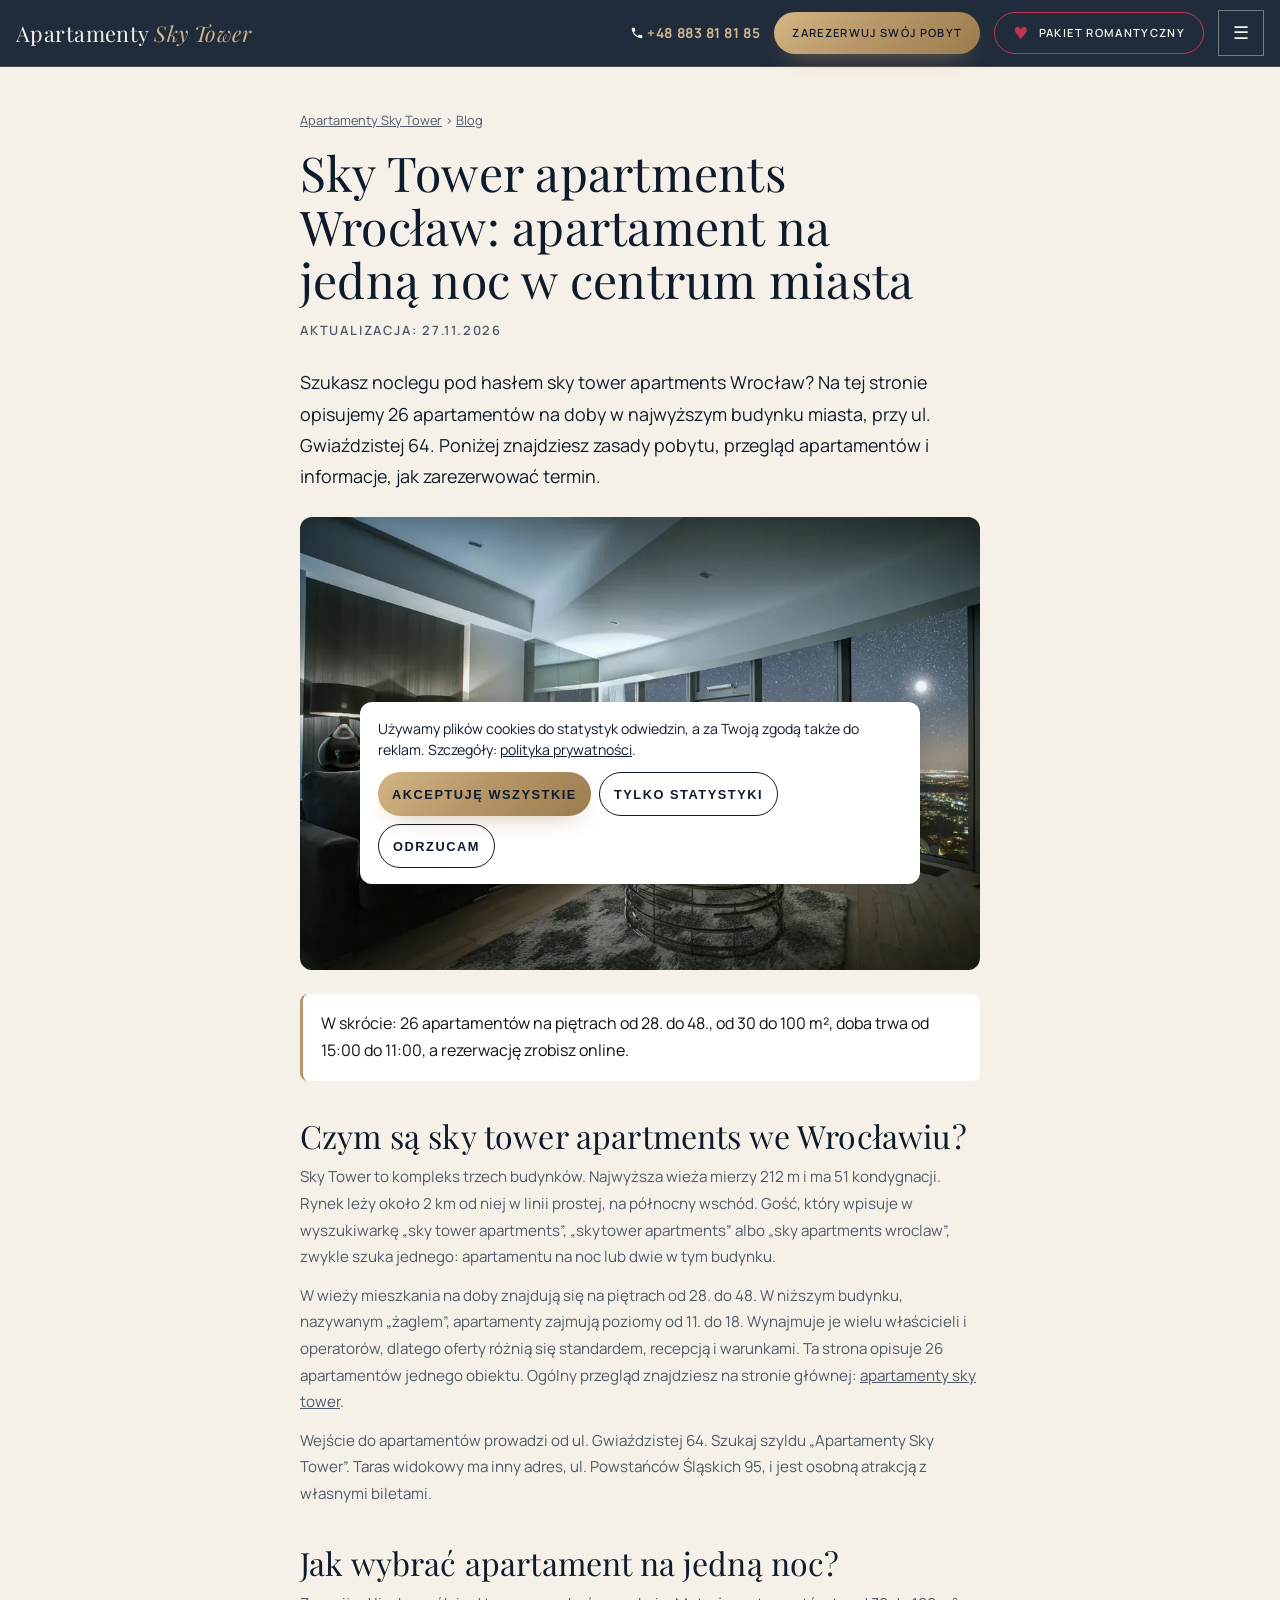
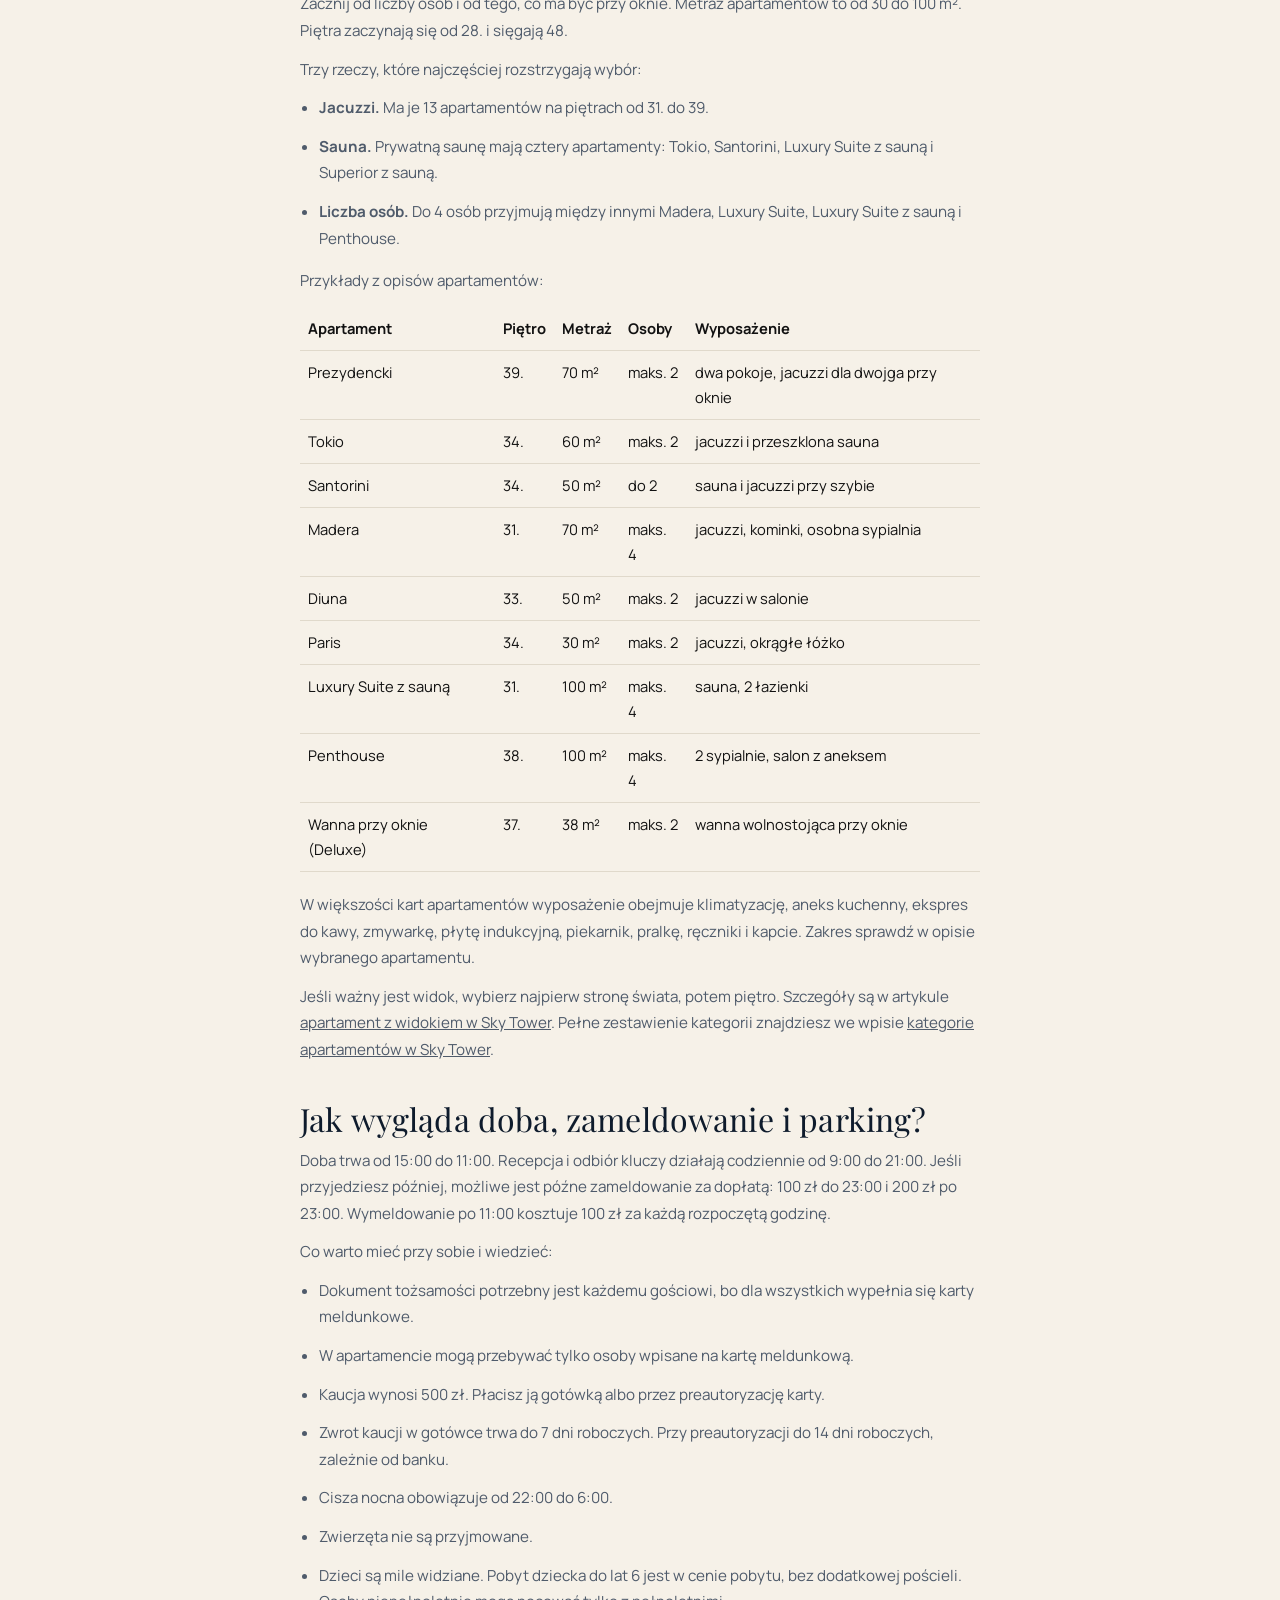
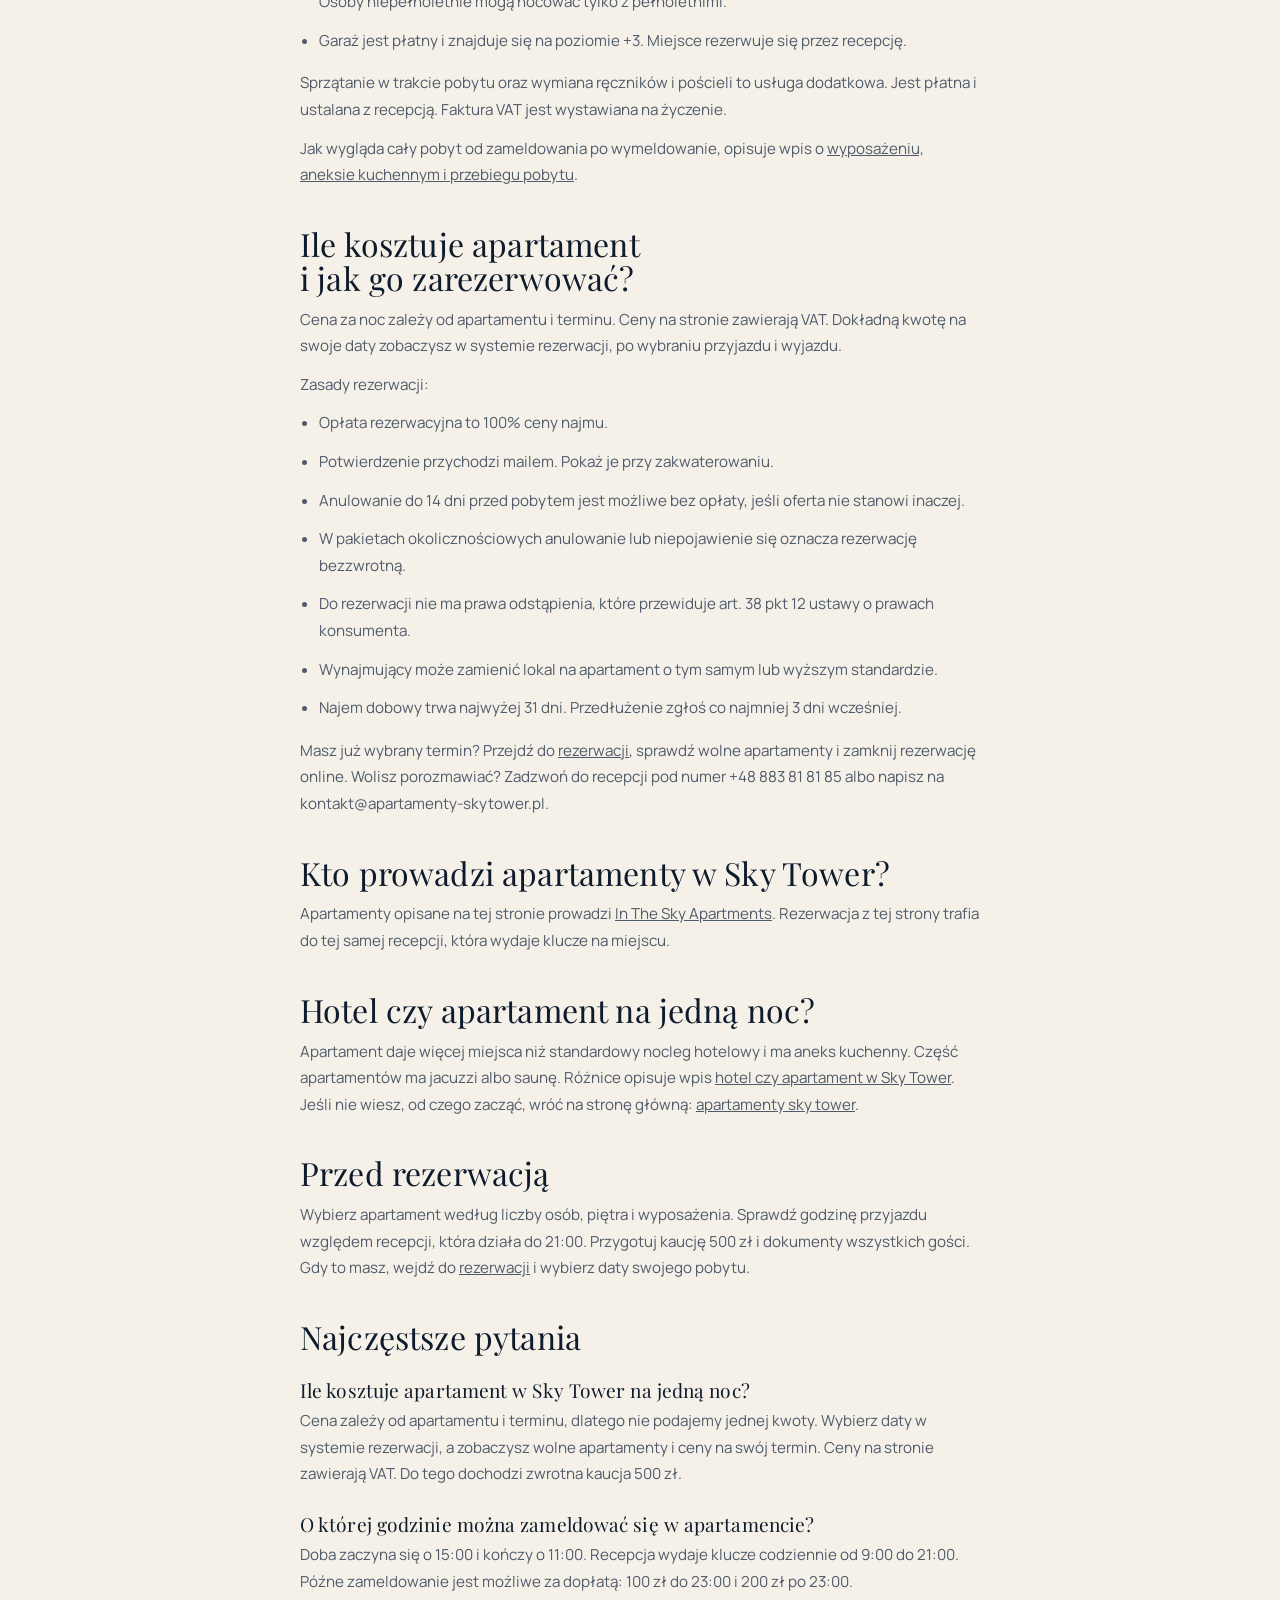
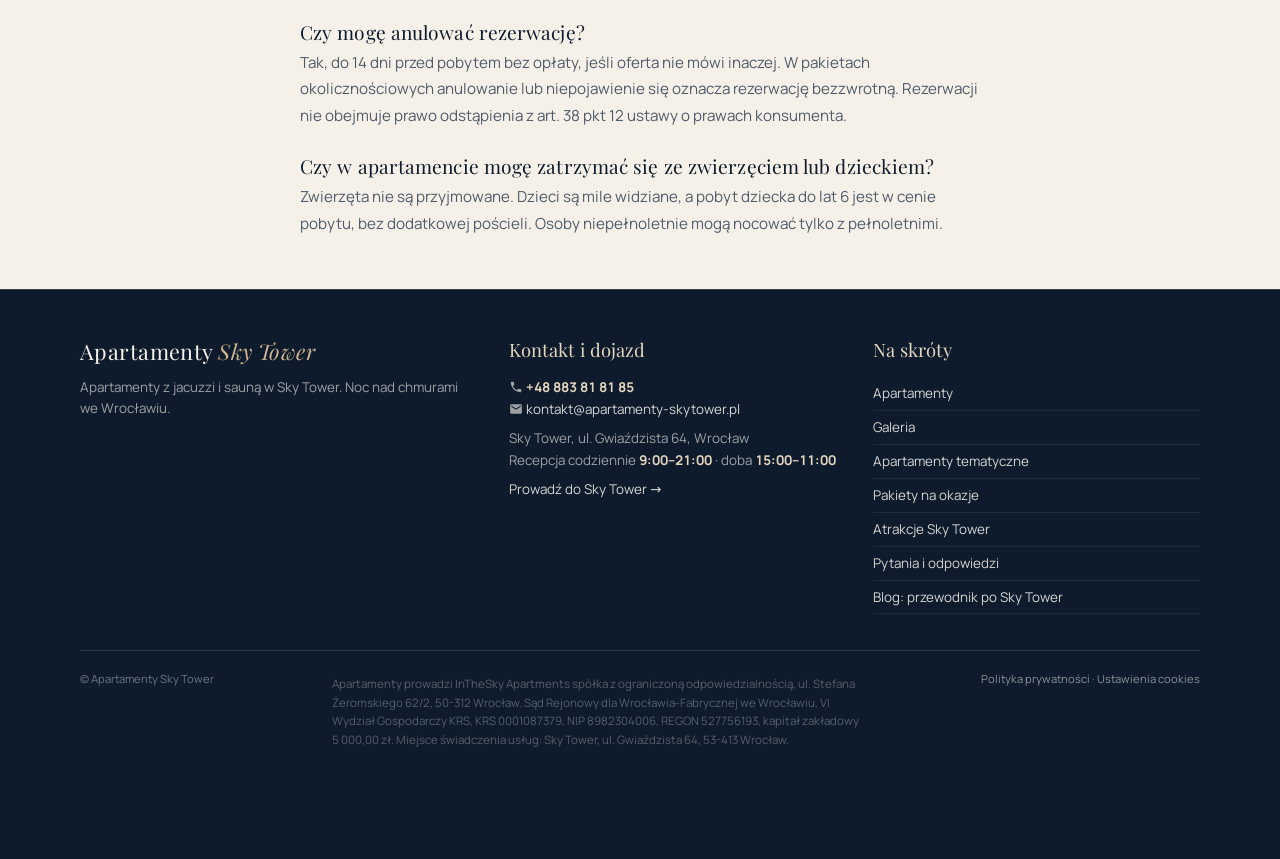
<file: blog/sky-tower-apartments-wroclaw-apartament-na-jedna-noc-w-centrum-miasta/index.html>
<!DOCTYPE html>
<html lang="pl">
<head>
<meta charset="utf-8"/>
<script async src="https://www.googletagmanager.com/gtag/js?id=G-RV4G81XBP1"></script>
<script>window.dataLayer=window.dataLayer||[];function gtag(){dataLayer.push(arguments);}
gtag('consent','default',{ad_storage:'denied',ad_user_data:'denied',ad_personalization:'denied',analytics_storage:'denied',functionality_storage:'granted',security_storage:'granted',wait_for_update:500});
gtag('set','ads_data_redaction',true);gtag('set','url_passthrough',true);
window.zgodaClarity=function(){if(window.clarity)return;(function(c,l,a,r,i,t,y){c[a]=c[a]||function(){(c[a].q=c[a].q||[]).push(arguments)};t=l.createElement(r);t.async=1;t.src="https://www.clarity.ms/tag/"+i;y=l.getElementsByTagName(r)[0];y.parentNode.insertBefore(t,y);})(window,document,"clarity","script","z1pkvs44yq");};
try{var c=JSON.parse(localStorage.getItem('zgoda-v1')||'null');if(c){gtag('consent','update',{analytics_storage:c.a?'granted':'denied',ad_storage:c.m?'granted':'denied',ad_user_data:c.m?'granted':'denied',ad_personalization:c.m?'granted':'denied'});if(c.a)zgodaClarity();}}catch(e){}
gtag('js',new Date());gtag('config','G-RV4G81XBP1');</script>
<script>(function(w,d,s,l,i){w[l]=w[l]||[];w[l].push({'gtm.start':new Date().getTime(),event:'gtm.js'});var f=d.getElementsByTagName(s)[0],j=d.createElement(s);j.async=true;j.src='https://www.googletagmanager.com/gtm.js?id='+i;f.parentNode.insertBefore(j,f);})(window,document,'script','dataLayer','GTM-NVNTM3CW');</script>

<meta content="width=device-width, initial-scale=1.0" name="viewport"/>
<title>Sky Tower apartments Wrocław: apartament na noc</title>
<meta name="description" content="Sky Tower apartments Wrocław: apartament na jedną noc, piętra 28-48, od 30 do 100 m², doba 15:00-11:00. Sprawdź warunki pobytu i zarezerwuj termin."/>
<meta name="robots" content="index, follow, max-image-preview:large"/>
<link href="https://apartamenty-skytower.pl/blog/sky-tower-apartments-wroclaw-apartament-na-jedna-noc-w-centrum-miasta/" rel="canonical"/>
<meta property="og:type" content="article"/><meta property="og:locale" content="pl_PL"/>
<meta property="og:title" content="Sky Tower apartments Wrocław: apartament na noc"/><meta property="og:description" content="Sky Tower apartments Wrocław: apartament na jedną noc, piętra 28-48, od 30 do 100 m², doba 15:00-11:00. Sprawdź warunki pobytu i zarezerwuj termin."/>
<meta property="og:url" content="https://apartamenty-skytower.pl/blog/sky-tower-apartments-wroclaw-apartament-na-jedna-noc-w-centrum-miasta/"/><meta property="og:image" content="https://apartamenty-skytower.pl/media/penthouse-38-2.webp"/>
<meta name="theme-color" content="#0e1b2c"/>
<link rel="icon" href="/favicon.svg" type="image/svg+xml"/>
<link as="font" crossorigin="" href="/fonts/playfair-latin.woff2" rel="preload" type="font/woff2"/>
<link href="/style.css?v=202610221531" rel="stylesheet"/>
<script type="application/ld+json">{"@context":"https://schema.org","@graph":[{"@type":"BlogPosting","headline":"Sky Tower apartments Wrocław: apartament na jedną noc w centrum miasta","description":"Sky Tower apartments Wrocław: apartament na jedną noc, piętra 28-48, od 30 do 100 m², doba 15:00-11:00. Sprawdź warunki pobytu i zarezerwuj termin.","datePublished":"2026-11-27","dateModified":"2026-11-27","inLanguage":"pl-PL","mainEntityOfPage":"https://apartamenty-skytower.pl/blog/sky-tower-apartments-wroclaw-apartament-na-jedna-noc-w-centrum-miasta/","image":"https://apartamenty-skytower.pl/media/penthouse-38-2.webp"},{"@type":"FAQPage","mainEntity":[{"@type":"Question","name":"Ile kosztuje apartament w Sky Tower na jedną noc?","acceptedAnswer":{"@type":"Answer","text":"Cena zależy od apartamentu i terminu, dlatego nie podajemy jednej kwoty. Wybierz daty w systemie rezerwacji, a zobaczysz wolne apartamenty i ceny na swój termin. Ceny na stronie zawierają VAT. Do tego dochodzi zwrotna kaucja 500 zł."}},{"@type":"Question","name":"O której godzinie można zameldować się w apartamencie?","acceptedAnswer":{"@type":"Answer","text":"Doba zaczyna się o 15:00 i kończy o 11:00. Recepcja wydaje klucze codziennie od 9:00 do 21:00. Późne zameldowanie jest możliwe za dopłatą: 100 zł do 23:00 i 200 zł po 23:00."}},{"@type":"Question","name":"Czy mogę anulować rezerwację?","acceptedAnswer":{"@type":"Answer","text":"Tak, do 14 dni przed pobytem bez opłaty, jeśli oferta nie mówi inaczej. W pakietach okolicznościowych anulowanie lub niepojawienie się oznacza rezerwację bezzwrotną. Rezerwacji nie obejmuje prawo odstąpienia z art. 38 pkt 12 ustawy o prawach konsumenta."}},{"@type":"Question","name":"Czy w apartamencie mogę zatrzymać się ze zwierzęciem lub dzieckiem?","acceptedAnswer":{"@type":"Answer","text":"Zwierzęta nie są przyjmowane. Dzieci są mile widziane, a pobyt dziecka do lat 6 jest w cenie pobytu, bez dodatkowej pościeli. Osoby niepełnoletnie mogą nocować tylko z pełnoletnimi."}}]}]}</script>
</head>
<body>
<header class="topbar">
<a class="wordmark" href="/">Apartamenty <em>Sky Tower</em></a>
<span class="grow"></span>
<a class="top-tel" href="tel:+48883818185"><svg aria-hidden="true" class="ico" viewBox="0 0 24 24"><path d="M6.62 10.79a15.05 15.05 0 0 0 6.59 6.59l2.2-2.2a1 1 0 0 1 1.02-.24c1.12.37 2.33.57 3.57.57a1 1 0 0 1 1 1V20a1 1 0 0 1-1 1C10.85 21 3 13.15 3 4a1 1 0 0 1 1-1h3.5a1 1 0 0 1 1 1c0 1.24.2 2.45.57 3.57a1 1 0 0 1-.25 1.02l-2.2 2.2z"/></svg> <span>+48 883 81 81 85</span></a>
<a class="btn btn-gold" href="/rezerwacja/">Zarezerwuj swój pobyt</a>
<a class="btn btn-heart top-cta2" href="/" data-to="pakiety"><span class="hh">♥</span> Pakiet romantyczny</a>
<button aria-label="Otwórz menu" class="burger" data-menu-open="">☰</button>
</header>
<nav aria-label="Menu główne" class="menu" id="menu">
<button aria-label="Zamknij menu" class="close" data-menu-close="">✕</button>
<span class="eyebrow">Najczęściej wybierane</span>
<ul class="best">
<li><a href="/" data-to="pakiety"><span class="bic">♥</span><span class="btx"><b>Pakiety romantyczne</b><small>aranżacja przed Waszym przyjazdem</small></span><span class="chev">→</span></a></li>
<li><a href="/" data-to="kierunki"><span class="bic">✦</span><span class="btx"><b>Pięć kierunków świata</b><small>Tokio · Santorini · Madera · Diuna · Paris</small></span><span class="chev">→</span></a></li>
</ul>
<span class="eyebrow">Menu</span>
<ul class="plain">
<li><a href="/" data-to="apartamenty">Apartamenty</a></li><li><a href="/" data-to="galeria">Galeria</a></li><li><a href="/" data-to="kierunki">Apartamenty tematyczne</a></li><li><a href="/" data-to="pakiety">Pakiety na okazje</a></li><li><a href="/" data-to="atrakcje">Atrakcje Sky Tower</a></li><li><a href="/" data-to="faq">Pytania i odpowiedzi</a></li><li><a href="/blog/">Blog: przewodnik po Sky Tower</a></li><li><a href="/" data-to="kontakt">Kontakt i dojazd</a></li>
</ul>
<div class="mcta">
<a class="btn btn-gold" href="/rezerwacja/">Zarezerwuj swój pobyt <span class="arrow">→</span></a>
<a class="btn btn-line" href="tel:+48883818185"><svg aria-hidden="true" class="ico" viewBox="0 0 24 24"><path d="M6.62 10.79a15.05 15.05 0 0 0 6.59 6.59l2.2-2.2a1 1 0 0 1 1.02-.24c1.12.37 2.33.57 3.57.57a1 1 0 0 1 1 1V20a1 1 0 0 1-1 1C10.85 21 3 13.15 3 4a1 1 0 0 1 1-1h3.5a1 1 0 0 1 1 1c0 1.24.2 2.45.57 3.57a1 1 0 0 1-.25 1.02l-2.2 2.2z"/></svg> +48 883 81 81 85</a>
</div>
</nav>
<main class="art"><article class="wrap">
<nav class="crumbs" aria-label="Okruszki"><a href="/">Apartamenty Sky Tower</a> › <a href="/blog/">Blog</a></nav>
<h1>Sky Tower apartments Wrocław: apartament na jedną noc w centrum miasta</h1>
<p class="meta">Aktualizacja: 27.11.2026</p>
<p class="lead">Szukasz noclegu pod hasłem sky tower apartments Wrocław? Na tej stronie opisujemy 26 apartamentów na doby w najwyższym budynku miasta, przy ul. Gwiaździstej 64. Poniżej znajdziesz zasady pobytu, przegląd apartamentów i informacje, jak zarezerwować termin.</p>
<figure><img alt="Sky Tower apartments Wrocław: apartament na jedną noc w centrum miasta" fetchpriority="high" decoding="async" src="/media/penthouse-38-2.webp" width="1200" height="800"/></figure>
<div class="box">W skrócie: 26 apartamentów na piętrach od 28. do 48., od 30 do 100 m², doba trwa od 15:00 do 11:00, a rezerwację zrobisz online.</div>
<h2>Czym są sky tower apartments we Wrocławiu?</h2>
<p>Sky Tower to kompleks trzech budynków. Najwyższa wieża mierzy 212 m i ma 51 kondygnacji. Rynek leży około 2 km od niej w linii prostej, na północny wschód. Gość, który wpisuje w wyszukiwarkę „sky tower apartments”, „skytower apartments” albo „sky apartments wroclaw”, zwykle szuka jednego: apartamentu na noc lub dwie w tym budynku.</p>
<p>W wieży mieszkania na doby znajdują się na piętrach od 28. do 48. W niższym budynku, nazywanym „żaglem”, apartamenty zajmują poziomy od 11. do 18. Wynajmuje je wielu właścicieli i operatorów, dlatego oferty różnią się standardem, recepcją i warunkami. Ta strona opisuje 26 apartamentów jednego obiektu. Ogólny przegląd znajdziesz na stronie głównej: <a href="/">apartamenty sky tower</a>.</p>
<p>Wejście do apartamentów prowadzi od ul. Gwiaździstej 64. Szukaj szyldu „Apartamenty Sky Tower”. Taras widokowy ma inny adres, ul. Powstańców Śląskich 95, i jest osobną atrakcją z własnymi biletami.</p>
<h2>Jak wybrać apartament na jedną noc?</h2>
<p>Zacznij od liczby osób i od tego, co ma być przy oknie. Metraż apartamentów to od 30 do 100 m². Piętra zaczynają się od 28. i sięgają 48.</p>
<p>Trzy rzeczy, które najczęściej rozstrzygają wybór:</p>
<ul><li><strong>Jacuzzi.</strong> Ma je 13 apartamentów na piętrach od 31. do 39.</li><li><strong>Sauna.</strong> Prywatną saunę mają cztery apartamenty: Tokio, Santorini, Luxury Suite z sauną i Superior z sauną.</li><li><strong>Liczba osób.</strong> Do 4 osób przyjmują między innymi Madera, Luxury Suite, Luxury Suite z sauną i Penthouse.</li></ul>
<p>Przykłady z opisów apartamentów:</p>
<div class="tbl"><table><thead><tr><th>Apartament</th><th>Piętro</th><th>Metraż</th><th>Osoby</th><th>Wyposażenie</th></tr></thead><tbody><tr><td>Prezydencki</td><td>39.</td><td>70 m²</td><td>maks. 2</td><td>dwa pokoje, jacuzzi dla dwojga przy oknie</td></tr><tr><td>Tokio</td><td>34.</td><td>60 m²</td><td>maks. 2</td><td>jacuzzi i przeszklona sauna</td></tr><tr><td>Santorini</td><td>34.</td><td>50 m²</td><td>do 2</td><td>sauna i jacuzzi przy szybie</td></tr><tr><td>Madera</td><td>31.</td><td>70 m²</td><td>maks. 4</td><td>jacuzzi, kominki, osobna sypialnia</td></tr><tr><td>Diuna</td><td>33.</td><td>50 m²</td><td>maks. 2</td><td>jacuzzi w salonie</td></tr><tr><td>Paris</td><td>34.</td><td>30 m²</td><td>maks. 2</td><td>jacuzzi, okrągłe łóżko</td></tr><tr><td>Luxury Suite z sauną</td><td>31.</td><td>100 m²</td><td>maks. 4</td><td>sauna, 2 łazienki</td></tr><tr><td>Penthouse</td><td>38.</td><td>100 m²</td><td>maks. 4</td><td>2 sypialnie, salon z aneksem</td></tr><tr><td>Wanna przy oknie (Deluxe)</td><td>37.</td><td>38 m²</td><td>maks. 2</td><td>wanna wolnostojąca przy oknie</td></tr></tbody></table></div>
<p>W większości kart apartamentów wyposażenie obejmuje klimatyzację, aneks kuchenny, ekspres do kawy, zmywarkę, płytę indukcyjną, piekarnik, pralkę, ręczniki i kapcie. Zakres sprawdź w opisie wybranego apartamentu.</p>
<p>Jeśli ważny jest widok, wybierz najpierw stronę świata, potem piętro. Szczegóły są w artykule <a href="/blog/apartament-z-widokiem-sky-tower/">apartament z widokiem w Sky Tower</a>. Pełne zestawienie kategorii znajdziesz we wpisie <a href="/blog/kategorie-apartamentow-sky-tower/">kategorie apartamentów w Sky Tower</a>.</p>
<h2>Jak wygląda doba, zameldowanie i parking?</h2>
<p>Doba trwa od 15:00 do 11:00. Recepcja i odbiór kluczy działają codziennie od 9:00 do 21:00. Jeśli przyjedziesz później, możliwe jest późne zameldowanie za dopłatą: 100 zł do 23:00 i 200 zł po 23:00. Wymeldowanie po 11:00 kosztuje 100 zł za każdą rozpoczętą godzinę.</p>
<p>Co warto mieć przy sobie i wiedzieć:</p>
<ul><li>Dokument tożsamości potrzebny jest każdemu gościowi, bo dla wszystkich wypełnia się karty meldunkowe.</li><li>W apartamencie mogą przebywać tylko osoby wpisane na kartę meldunkową.</li><li>Kaucja wynosi 500 zł. Płacisz ją gotówką albo przez preautoryzację karty.</li><li>Zwrot kaucji w gotówce trwa do 7 dni roboczych. Przy preautoryzacji do 14 dni roboczych, zależnie od banku.</li><li>Cisza nocna obowiązuje od 22:00 do 6:00.</li><li>Zwierzęta nie są przyjmowane.</li><li>Dzieci są mile widziane. Pobyt dziecka do lat 6 jest w cenie pobytu, bez dodatkowej pościeli. Osoby niepełnoletnie mogą nocować tylko z pełnoletnimi.</li><li>Garaż jest płatny i znajduje się na poziomie +3. Miejsce rezerwuje się przez recepcję.</li></ul>
<p>Sprzątanie w trakcie pobytu oraz wymiana ręczników i pościeli to usługa dodatkowa. Jest płatna i ustalana z recepcją. Faktura VAT jest wystawiana na życzenie.</p>
<p>Jak wygląda cały pobyt od zameldowania po wymeldowanie, opisuje wpis o <a href="/blog/sky-tower-apartamenty-wyposazenie-aneks-kuchenny-i-przebieg-pobytu/">wyposażeniu, aneksie kuchennym i przebiegu pobytu</a>.</p>
<h2>Ile kosztuje apartament i jak go zarezerwować?</h2>
<p>Cena za noc zależy od apartamentu i terminu. Ceny na stronie zawierają VAT. Dokładną kwotę na swoje daty zobaczysz w systemie rezerwacji, po wybraniu przyjazdu i wyjazdu.</p>
<p>Zasady rezerwacji:</p>
<ul><li>Opłata rezerwacyjna to 100% ceny najmu.</li><li>Potwierdzenie przychodzi mailem. Pokaż je przy zakwaterowaniu.</li><li>Anulowanie do 14 dni przed pobytem jest możliwe bez opłaty, jeśli oferta nie stanowi inaczej.</li><li>W pakietach okolicznościowych anulowanie lub niepojawienie się oznacza rezerwację bezzwrotną.</li><li>Do rezerwacji nie ma prawa odstąpienia, które przewiduje art. 38 pkt 12 ustawy o prawach konsumenta.</li><li>Wynajmujący może zamienić lokal na apartament o tym samym lub wyższym standardzie.</li><li>Najem dobowy trwa najwyżej 31 dni. Przedłużenie zgłoś co najmniej 3 dni wcześniej.</li></ul>
<p>Masz już wybrany termin? Przejdź do <a href="/rezerwacja/">rezerwacji</a>, sprawdź wolne apartamenty i zamknij rezerwację online. Wolisz porozmawiać? Zadzwoń do recepcji pod numer +48 883 81 81 85 albo napisz na kontakt@apartamenty-skytower.pl.</p>
<h2>Kto prowadzi apartamenty w Sky Tower?</h2>
<p>Apartamenty opisane na tej stronie prowadzi <a href="https://inthesky.apartments/">In The Sky Apartments</a>. Rezerwacja z tej strony trafia do tej samej recepcji, która wydaje klucze na miejscu.</p>
<h2>Hotel czy apartament na jedną noc?</h2>
<p>Apartament daje więcej miejsca niż standardowy nocleg hotelowy i ma aneks kuchenny. Część apartamentów ma jacuzzi albo saunę. Różnice opisuje wpis <a href="/blog/sky-tower-nocleg-hotel-czy-apartament-i-czym-sie-roznia/">hotel czy apartament w Sky Tower</a>. Jeśli nie wiesz, od czego zacząć, wróć na stronę główną: <a href="/">apartamenty sky tower</a>.</p>
<h2>Przed rezerwacją</h2>
<p>Wybierz apartament według liczby osób, piętra i wyposażenia. Sprawdź godzinę przyjazdu względem recepcji, która działa do 21:00. Przygotuj kaucję 500 zł i dokumenty wszystkich gości. Gdy to masz, wejdź do <a href="/rezerwacja/">rezerwacji</a> i wybierz daty swojego pobytu.</p>
<h2>Najczęstsze pytania</h2>
<h3>Ile kosztuje apartament w Sky Tower na jedną noc?</h3><p>Cena zależy od apartamentu i terminu, dlatego nie podajemy jednej kwoty. Wybierz daty w systemie rezerwacji, a zobaczysz wolne apartamenty i ceny na swój termin. Ceny na stronie zawierają VAT. Do tego dochodzi zwrotna kaucja 500 zł.</p><h3>O której godzinie można zameldować się w apartamencie?</h3><p>Doba zaczyna się o 15:00 i kończy o 11:00. Recepcja wydaje klucze codziennie od 9:00 do 21:00. Późne zameldowanie jest możliwe za dopłatą: 100 zł do 23:00 i 200 zł po 23:00.</p><h3>Czy mogę anulować rezerwację?</h3><p>Tak, do 14 dni przed pobytem bez opłaty, jeśli oferta nie mówi inaczej. W pakietach okolicznościowych anulowanie lub niepojawienie się oznacza rezerwację bezzwrotną. Rezerwacji nie obejmuje prawo odstąpienia z art. 38 pkt 12 ustawy o prawach konsumenta.</p><h3>Czy w apartamencie mogę zatrzymać się ze zwierzęciem lub dzieckiem?</h3><p>Zwierzęta nie są przyjmowane. Dzieci są mile widziane, a pobyt dziecka do lat 6 jest w cenie pobytu, bez dodatkowej pościeli. Osoby niepełnoletnie mogą nocować tylko z pełnoletnimi.</p>
</article></main>
<footer id="kontakt">
<div class="wrap">
<div class="fgrid">
<div>
<p class="wordmark">Apartamenty <em>Sky Tower</em></p>
<p>Apartamenty z jacuzzi i sauną w Sky Tower. Noc nad chmurami we Wrocławiu.</p>
</div>
<div>
<h4>Kontakt i dojazd</h4>
<p><svg aria-hidden="true" class="ico" viewBox="0 0 24 24"><path d="M6.62 10.79a15.05 15.05 0 0 0 6.59 6.59l2.2-2.2a1 1 0 0 1 1.02-.24c1.12.37 2.33.57 3.57.57a1 1 0 0 1 1 1V20a1 1 0 0 1-1 1C10.85 21 3 13.15 3 4a1 1 0 0 1 1-1h3.5a1 1 0 0 1 1 1c0 1.24.2 2.45.57 3.57a1 1 0 0 1-.25 1.02l-2.2 2.2z"/></svg> <a href="tel:+48883818185"><b>+48 883 81 81 85</b></a><br/><svg aria-hidden="true" class="ico" viewBox="0 0 24 24"><path d="M20 4H4a2 2 0 0 0-2 2v12a2 2 0 0 0 2 2h16a2 2 0 0 0 2-2V6a2 2 0 0 0-2-2zm0 4.24-8 5-8-5V6l8 5 8-5v2.24z"/></svg> <a href="mailto:kontakt@apartamenty-skytower.pl">kontakt@apartamenty-skytower.pl</a></p>
<p>Sky Tower, ul. Gwiaździsta 64, Wrocław<br/>Recepcja codziennie <b>9:00–21:00</b> · doba <b>15:00–11:00</b></p>
<p><a href="https://maps.google.com/?q=Sky+Tower+Gwia%C5%BAdzista+64+Wroc%C5%82aw" rel="noopener" target="_blank">Prowadź do Sky Tower →</a></p>
</div>
<div class="fmenu">
<h4>Na skróty</h4>
<a href="/" data-to="apartamenty">Apartamenty</a><a href="/" data-to="galeria">Galeria</a><a href="/" data-to="kierunki">Apartamenty tematyczne</a><a href="/" data-to="pakiety">Pakiety na okazje</a><a href="/" data-to="atrakcje">Atrakcje Sky Tower</a><a href="/" data-to="faq">Pytania i odpowiedzi</a><a href="/blog/">Blog: przewodnik po Sky Tower</a>
</div>
</div>
<div class="legal">
<span>© Apartamenty Sky Tower</span>
<span class="firma">Apartamenty prowadzi InTheSky Apartments spółka z ograniczoną odpowiedzialnością, ul. Stefana Żeromskiego 62/2, 50-312 Wrocław. Sąd Rejonowy dla Wrocławia-Fabrycznej we Wrocławiu, VI Wydział Gospodarczy KRS, KRS 0001087379, NIP 8982304006, REGON 527756193, kapitał zakładowy 5 000,00 zł. Miejsce świadczenia usług: Sky Tower, ul. Gwiaździsta 64, 53-413 Wrocław.</span>
<span><a href="/polityka-prywatnosci/">Polityka prywatności</a> · <a href="/" data-zgoda-zmien>Ustawienia cookies</a></span>
</div>
</div>
</footer>
<script defer src="/site.js?v=202610221531"></script>
<div id="zgoda" class="zgoda" role="dialog" aria-label="Zgoda na pliki cookies" hidden>
<p>Używamy plików cookies do statystyk odwiedzin, a za Twoją zgodą także do reklam. Szczegóły: <a href="/polityka-prywatnosci/">polityka prywatności</a>.</p>
<div class="zgoda-b"><button type="button" class="btn btn-gold" data-z="all">Akceptuję wszystkie</button><button type="button" class="btn btn-line" data-z="stat">Tylko statystyki</button><button type="button" class="btn btn-line" data-z="none">Odrzucam</button></div>
</div>
<script>(function(){var b=document.getElementById('zgoda');if(!b)return;var s=null;try{s=localStorage.getItem('zgoda-v1')}catch(e){}if(!s)b.hidden=false;
function set(t){var c={a:t!=='none',m:t==='all'};try{localStorage.setItem('zgoda-v1',JSON.stringify(c))}catch(e){}
gtag('consent','update',{analytics_storage:c.a?'granted':'denied',ad_storage:c.m?'granted':'denied',ad_user_data:c.m?'granted':'denied',ad_personalization:c.m?'granted':'denied'});dataLayer.push({event:'zgoda_zapisana'});if(c.a&&window.zgodaClarity)zgodaClarity();b.hidden=true;}
b.addEventListener('click',function(e){var t=e.target.getAttribute('data-z');if(t)set(t);});
document.addEventListener('click',function(e){if(e.target.closest&&e.target.closest('[data-zgoda-zmien]')){e.preventDefault();b.hidden=false;}});})();</script>
</body>
</html>
</file>
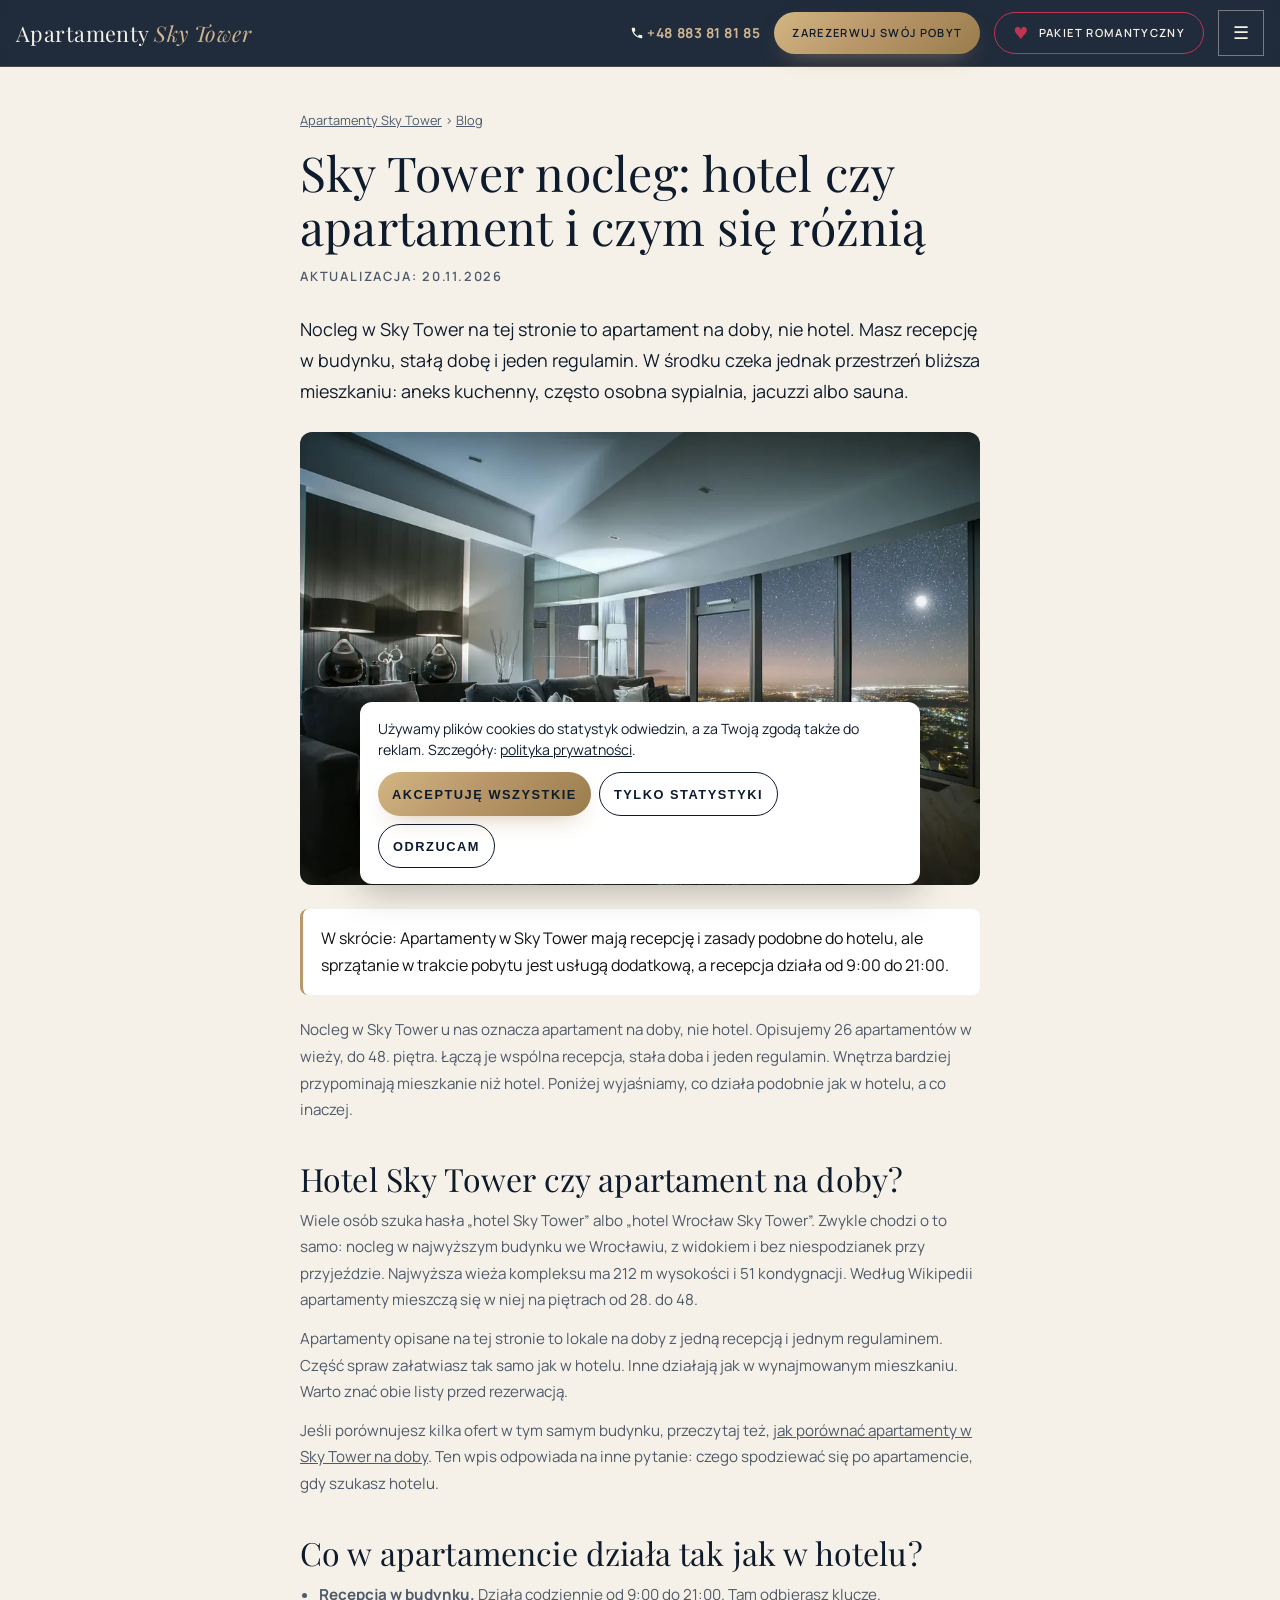
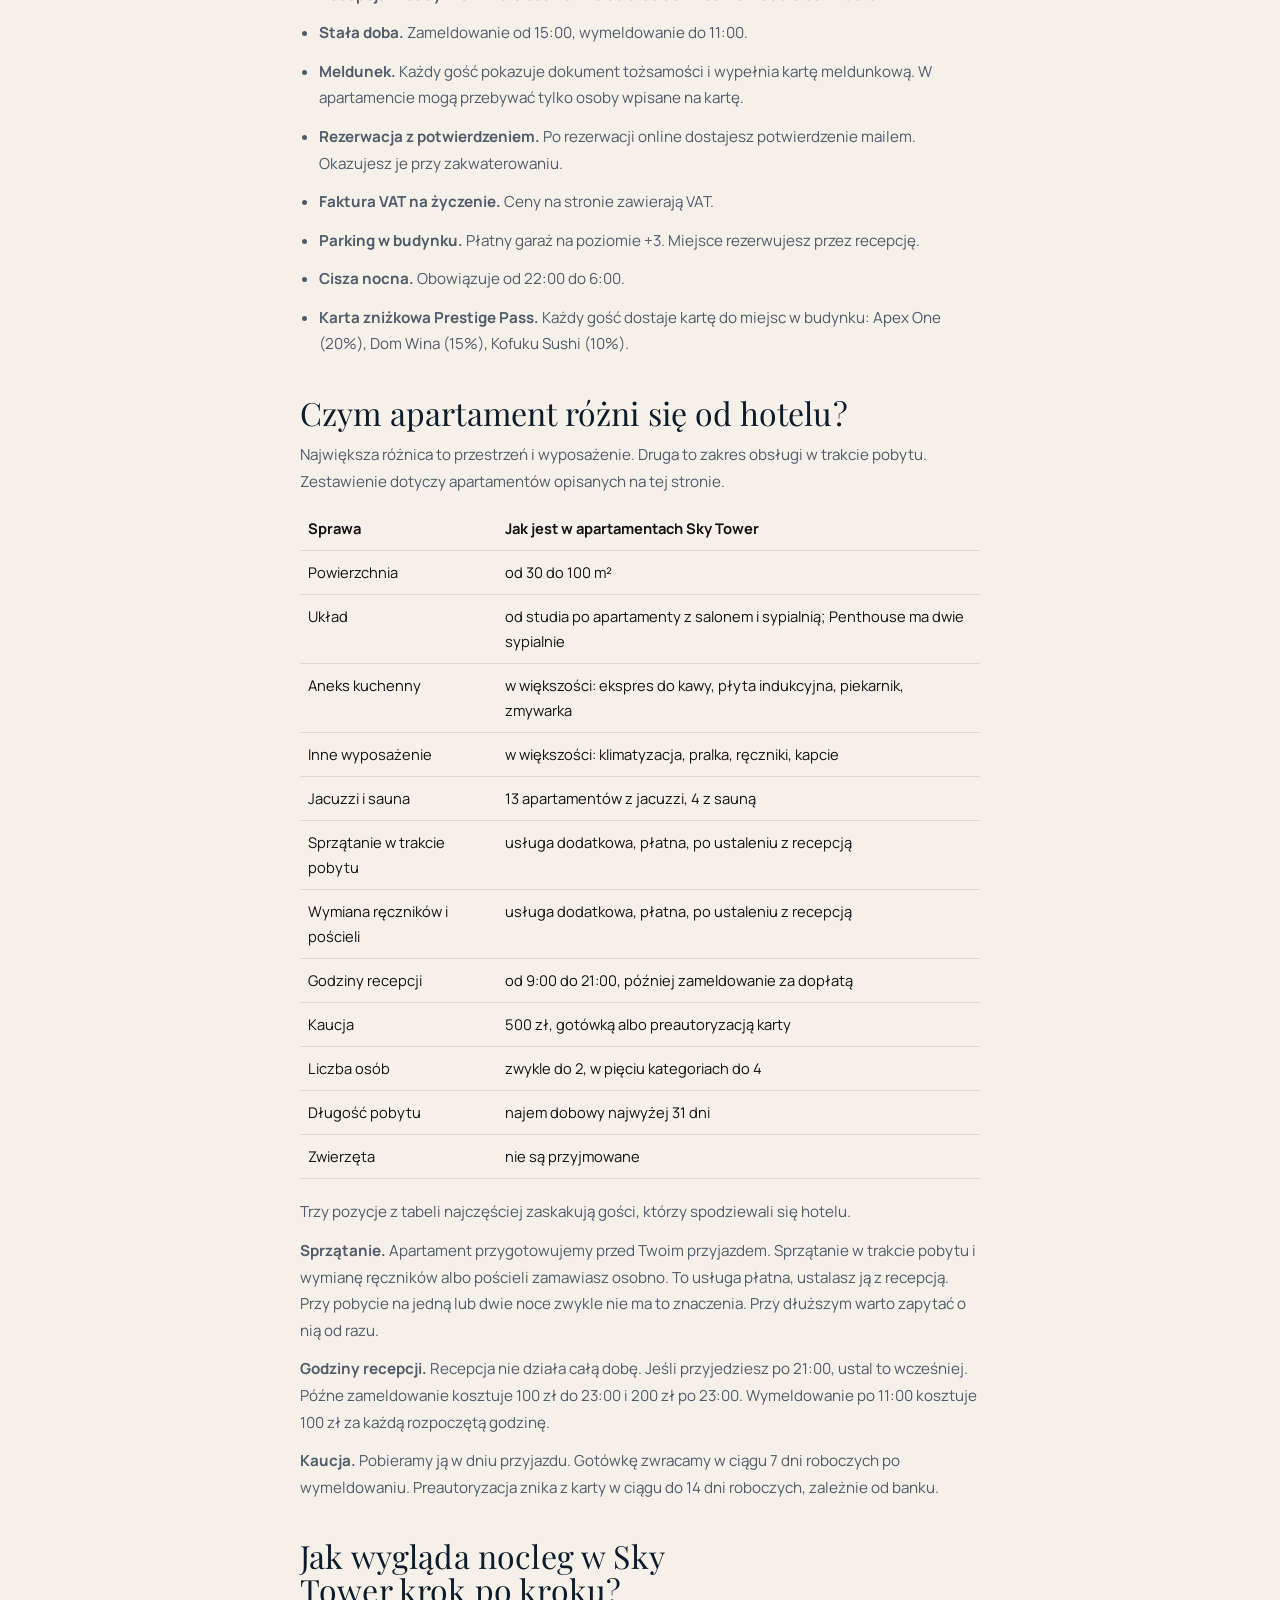
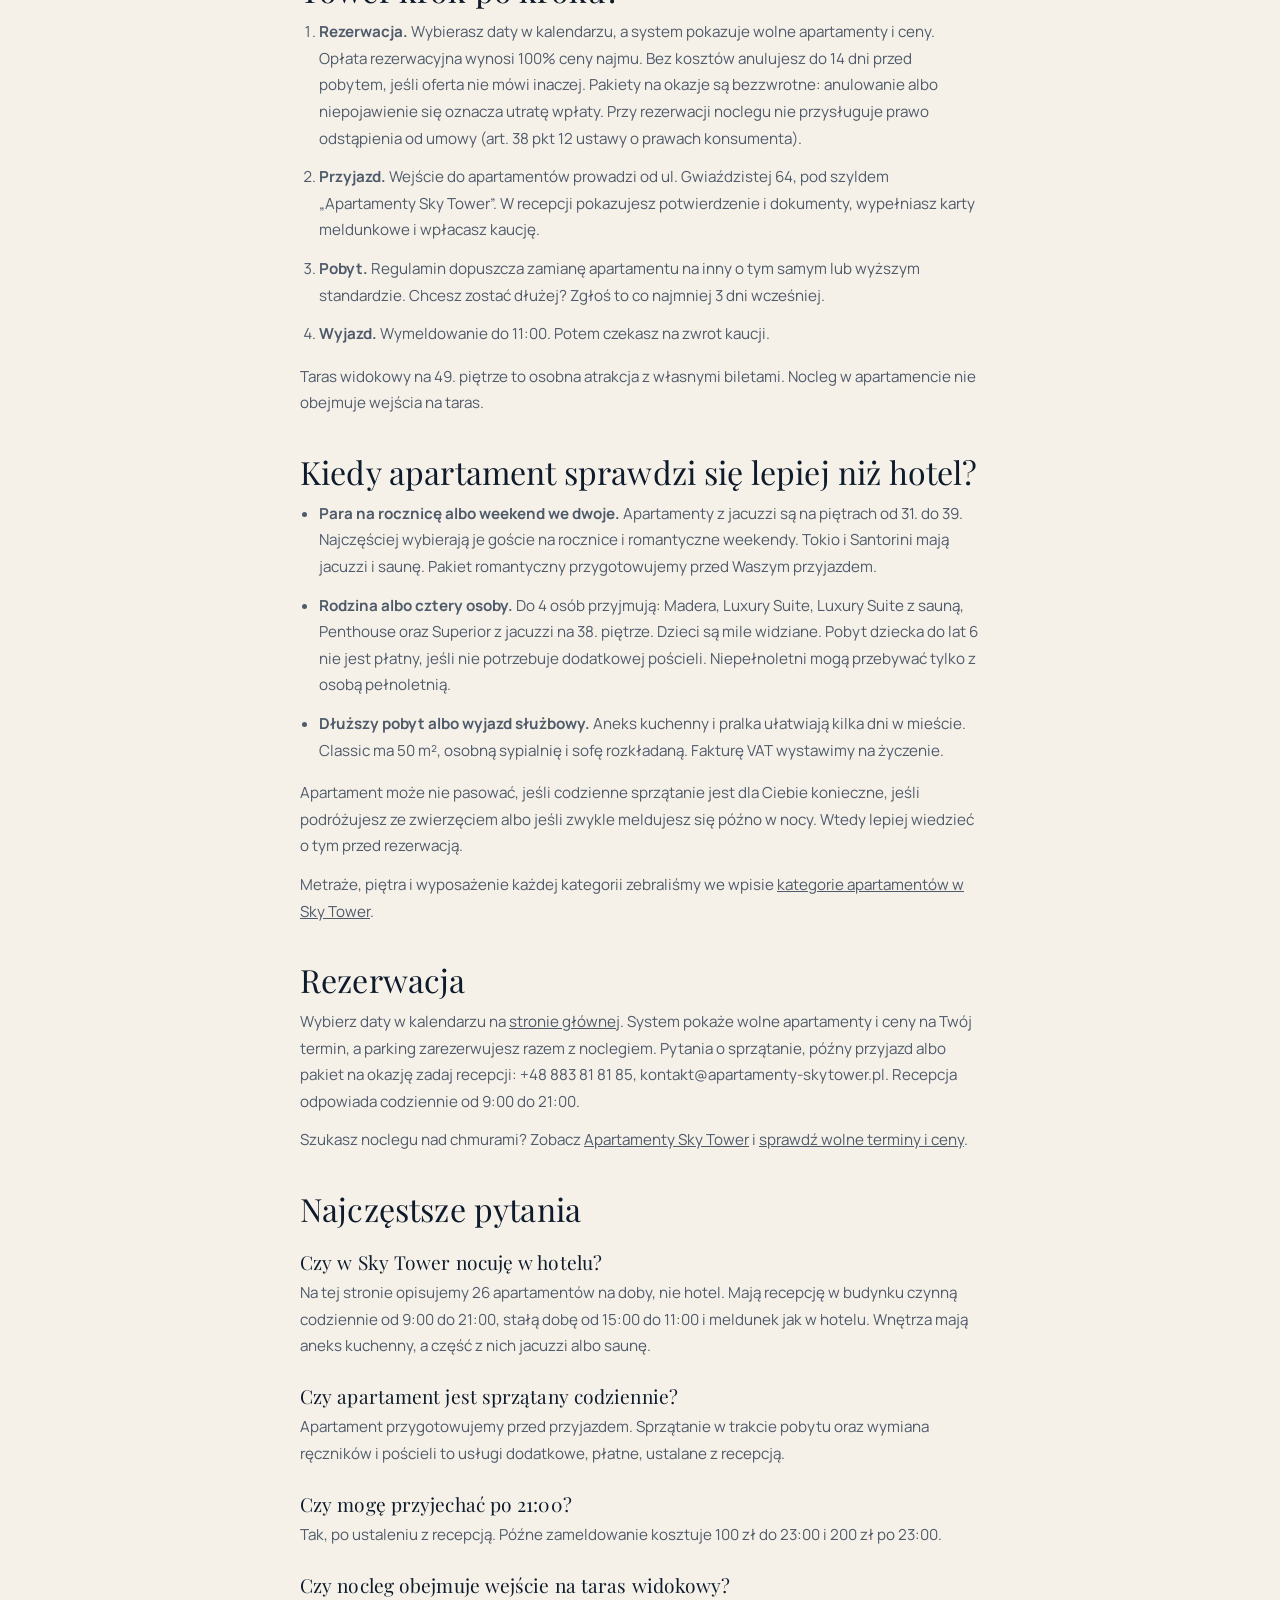
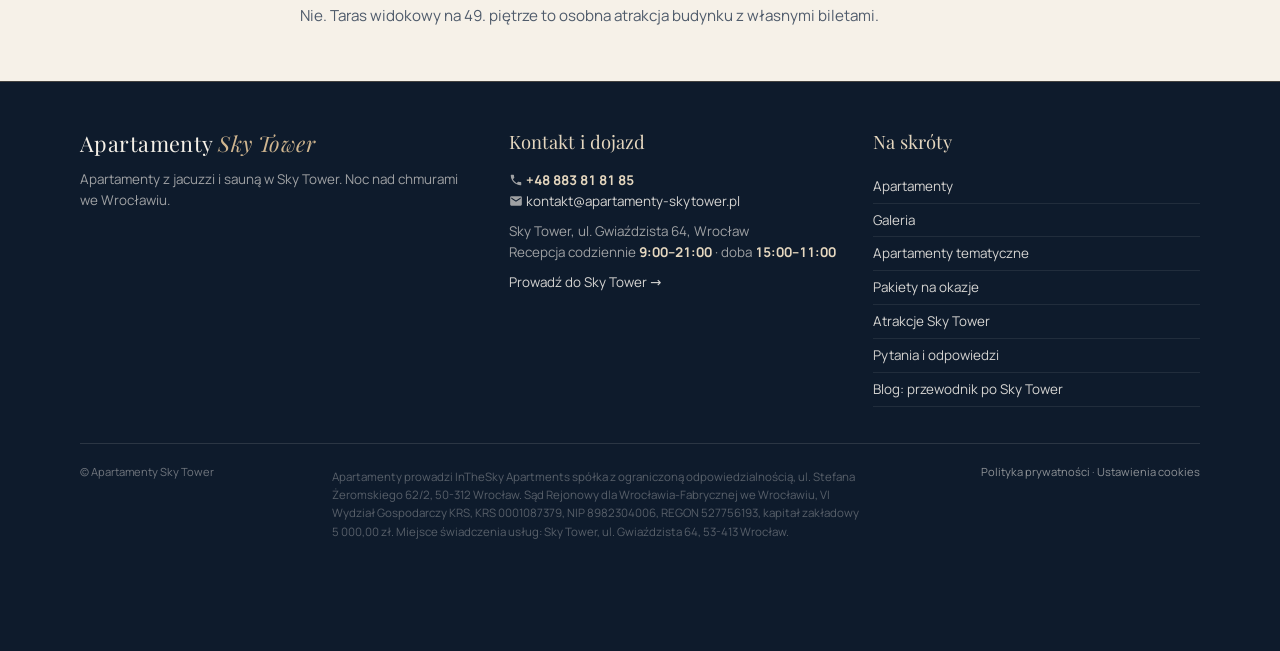
<file: blog/sky-tower-nocleg-hotel-czy-apartament-i-czym-sie-roznia/index.html>
<!DOCTYPE html>
<html lang="pl">
<head>
<meta charset="utf-8"/>
<script async src="https://www.googletagmanager.com/gtag/js?id=G-RV4G81XBP1"></script>
<script>window.dataLayer=window.dataLayer||[];function gtag(){dataLayer.push(arguments);}
gtag('consent','default',{ad_storage:'denied',ad_user_data:'denied',ad_personalization:'denied',analytics_storage:'denied',functionality_storage:'granted',security_storage:'granted',wait_for_update:500});
gtag('set','ads_data_redaction',true);gtag('set','url_passthrough',true);
window.zgodaClarity=function(){if(window.clarity)return;(function(c,l,a,r,i,t,y){c[a]=c[a]||function(){(c[a].q=c[a].q||[]).push(arguments)};t=l.createElement(r);t.async=1;t.src="https://www.clarity.ms/tag/"+i;y=l.getElementsByTagName(r)[0];y.parentNode.insertBefore(t,y);})(window,document,"clarity","script","z1pkvs44yq");};
try{var c=JSON.parse(localStorage.getItem('zgoda-v1')||'null');if(c){gtag('consent','update',{analytics_storage:c.a?'granted':'denied',ad_storage:c.m?'granted':'denied',ad_user_data:c.m?'granted':'denied',ad_personalization:c.m?'granted':'denied'});if(c.a)zgodaClarity();}}catch(e){}
gtag('js',new Date());gtag('config','G-RV4G81XBP1');</script>
<script>(function(w,d,s,l,i){w[l]=w[l]||[];w[l].push({'gtm.start':new Date().getTime(),event:'gtm.js'});var f=d.getElementsByTagName(s)[0],j=d.createElement(s);j.async=true;j.src='https://www.googletagmanager.com/gtm.js?id='+i;f.parentNode.insertBefore(j,f);})(window,document,'script','dataLayer','GTM-NVNTM3CW');</script>

<meta content="width=device-width, initial-scale=1.0" name="viewport"/>
<title>Sky Tower nocleg: hotel czy apartament na doby?</title>
<meta name="description" content="Szukasz hotelu w Sky Tower? Sprawdź, czym nocleg w apartamencie różni się od hotelu: recepcja, doba, aneks kuchenny, jacuzzi, sprzątanie i kaucja."/>
<meta name="robots" content="index, follow, max-image-preview:large"/>
<link href="https://apartamenty-skytower.pl/blog/sky-tower-nocleg-hotel-czy-apartament-i-czym-sie-roznia/" rel="canonical"/>
<meta property="og:type" content="article"/><meta property="og:locale" content="pl_PL"/>
<meta property="og:title" content="Sky Tower nocleg: hotel czy apartament na doby?"/><meta property="og:description" content="Szukasz hotelu w Sky Tower? Sprawdź, czym nocleg w apartamencie różni się od hotelu: recepcja, doba, aneks kuchenny, jacuzzi, sprzątanie i kaucja."/>
<meta property="og:url" content="https://apartamenty-skytower.pl/blog/sky-tower-nocleg-hotel-czy-apartament-i-czym-sie-roznia/"/><meta property="og:image" content="https://apartamenty-skytower.pl/media/penthouse-38-2.webp"/>
<meta name="theme-color" content="#0e1b2c"/>
<link rel="icon" href="/favicon.svg" type="image/svg+xml"/>
<link as="font" crossorigin="" href="/fonts/playfair-latin.woff2" rel="preload" type="font/woff2"/>
<link href="/style.css?v=202610221531" rel="stylesheet"/>
<script type="application/ld+json">{"@context":"https://schema.org","@graph":[{"@type":"BlogPosting","headline":"Sky Tower nocleg: hotel czy apartament i czym się różnią","description":"Szukasz hotelu w Sky Tower? Sprawdź, czym nocleg w apartamencie różni się od hotelu: recepcja, doba, aneks kuchenny, jacuzzi, sprzątanie i kaucja.","datePublished":"2026-11-20","dateModified":"2026-11-20","inLanguage":"pl-PL","mainEntityOfPage":"https://apartamenty-skytower.pl/blog/sky-tower-nocleg-hotel-czy-apartament-i-czym-sie-roznia/","image":"https://apartamenty-skytower.pl/media/penthouse-38-2.webp"},{"@type":"FAQPage","mainEntity":[{"@type":"Question","name":"Czy w Sky Tower nocuję w hotelu?","acceptedAnswer":{"@type":"Answer","text":"Na tej stronie opisujemy 26 apartamentów na doby, nie hotel. Mają recepcję w budynku czynną codziennie od 9:00 do 21:00, stałą dobę od 15:00 do 11:00 i meldunek jak w hotelu. Wnętrza mają aneks kuchenny, a część z nich jacuzzi albo saunę."}},{"@type":"Question","name":"Czy apartament jest sprzątany codziennie?","acceptedAnswer":{"@type":"Answer","text":"Apartament przygotowujemy przed przyjazdem. Sprzątanie w trakcie pobytu oraz wymiana ręczników i pościeli to usługi dodatkowe, płatne, ustalane z recepcją."}},{"@type":"Question","name":"Czy mogę przyjechać po 21:00?","acceptedAnswer":{"@type":"Answer","text":"Tak, po ustaleniu z recepcją. Późne zameldowanie kosztuje 100 zł do 23:00 i 200 zł po 23:00."}},{"@type":"Question","name":"Czy nocleg obejmuje wejście na taras widokowy?","acceptedAnswer":{"@type":"Answer","text":"Nie. Taras widokowy na 49. piętrze to osobna atrakcja budynku z własnymi biletami."}}]}]}</script>
</head>
<body>
<header class="topbar">
<a class="wordmark" href="/">Apartamenty <em>Sky Tower</em></a>
<span class="grow"></span>
<a class="top-tel" href="tel:+48883818185"><svg aria-hidden="true" class="ico" viewBox="0 0 24 24"><path d="M6.62 10.79a15.05 15.05 0 0 0 6.59 6.59l2.2-2.2a1 1 0 0 1 1.02-.24c1.12.37 2.33.57 3.57.57a1 1 0 0 1 1 1V20a1 1 0 0 1-1 1C10.85 21 3 13.15 3 4a1 1 0 0 1 1-1h3.5a1 1 0 0 1 1 1c0 1.24.2 2.45.57 3.57a1 1 0 0 1-.25 1.02l-2.2 2.2z"/></svg> <span>+48 883 81 81 85</span></a>
<a class="btn btn-gold" href="/rezerwacja/">Zarezerwuj swój pobyt</a>
<a class="btn btn-heart top-cta2" href="/" data-to="pakiety"><span class="hh">♥</span> Pakiet romantyczny</a>
<button aria-label="Otwórz menu" class="burger" data-menu-open="">☰</button>
</header>
<nav aria-label="Menu główne" class="menu" id="menu">
<button aria-label="Zamknij menu" class="close" data-menu-close="">✕</button>
<span class="eyebrow">Najczęściej wybierane</span>
<ul class="best">
<li><a href="/" data-to="pakiety"><span class="bic">♥</span><span class="btx"><b>Pakiety romantyczne</b><small>aranżacja przed Waszym przyjazdem</small></span><span class="chev">→</span></a></li>
<li><a href="/" data-to="kierunki"><span class="bic">✦</span><span class="btx"><b>Pięć kierunków świata</b><small>Tokio · Santorini · Madera · Diuna · Paris</small></span><span class="chev">→</span></a></li>
</ul>
<span class="eyebrow">Menu</span>
<ul class="plain">
<li><a href="/" data-to="apartamenty">Apartamenty</a></li><li><a href="/" data-to="galeria">Galeria</a></li><li><a href="/" data-to="kierunki">Apartamenty tematyczne</a></li><li><a href="/" data-to="pakiety">Pakiety na okazje</a></li><li><a href="/" data-to="atrakcje">Atrakcje Sky Tower</a></li><li><a href="/" data-to="faq">Pytania i odpowiedzi</a></li><li><a href="/blog/">Blog: przewodnik po Sky Tower</a></li><li><a href="/" data-to="kontakt">Kontakt i dojazd</a></li>
</ul>
<div class="mcta">
<a class="btn btn-gold" href="/rezerwacja/">Zarezerwuj swój pobyt <span class="arrow">→</span></a>
<a class="btn btn-line" href="tel:+48883818185"><svg aria-hidden="true" class="ico" viewBox="0 0 24 24"><path d="M6.62 10.79a15.05 15.05 0 0 0 6.59 6.59l2.2-2.2a1 1 0 0 1 1.02-.24c1.12.37 2.33.57 3.57.57a1 1 0 0 1 1 1V20a1 1 0 0 1-1 1C10.85 21 3 13.15 3 4a1 1 0 0 1 1-1h3.5a1 1 0 0 1 1 1c0 1.24.2 2.45.57 3.57a1 1 0 0 1-.25 1.02l-2.2 2.2z"/></svg> +48 883 81 81 85</a>
</div>
</nav>
<main class="art"><article class="wrap">
<nav class="crumbs" aria-label="Okruszki"><a href="/">Apartamenty Sky Tower</a> › <a href="/blog/">Blog</a></nav>
<h1>Sky Tower nocleg: hotel czy apartament i czym się różnią</h1>
<p class="meta">Aktualizacja: 20.11.2026</p>
<p class="lead">Nocleg w Sky Tower na tej stronie to apartament na doby, nie hotel. Masz recepcję w budynku, stałą dobę i jeden regulamin. W środku czeka jednak przestrzeń bliższa mieszkaniu: aneks kuchenny, często osobna sypialnia, jacuzzi albo sauna.</p>
<figure><img alt="Sky Tower nocleg: hotel czy apartament i czym się różnią" fetchpriority="high" decoding="async" src="/media/penthouse-38-2.webp" width="1200" height="800"/></figure>
<div class="box">W skrócie: Apartamenty w Sky Tower mają recepcję i zasady podobne do hotelu, ale sprzątanie w trakcie pobytu jest usługą dodatkową, a recepcja działa od 9:00 do 21:00.</div>
<p>Nocleg w Sky Tower u nas oznacza apartament na doby, nie hotel. Opisujemy 26 apartamentów w wieży, do 48. piętra. Łączą je wspólna recepcja, stała doba i jeden regulamin. Wnętrza bardziej przypominają mieszkanie niż hotel. Poniżej wyjaśniamy, co działa podobnie jak w hotelu, a co inaczej.</p>
<h2>Hotel Sky Tower czy apartament na doby?</h2>
<p>Wiele osób szuka hasła „hotel Sky Tower” albo „hotel Wrocław Sky Tower”. Zwykle chodzi o to samo: nocleg w najwyższym budynku we Wrocławiu, z widokiem i bez niespodzianek przy przyjeździe. Najwyższa wieża kompleksu ma 212 m wysokości i 51 kondygnacji. Według Wikipedii apartamenty mieszczą się w niej na piętrach od 28. do 48.</p>
<p>Apartamenty opisane na tej stronie to lokale na doby z jedną recepcją i jednym regulaminem. Część spraw załatwiasz tak samo jak w hotelu. Inne działają jak w wynajmowanym mieszkaniu. Warto znać obie listy przed rezerwacją.</p>
<p>Jeśli porównujesz kilka ofert w tym samym budynku, przeczytaj też, <a href="/blog/apartamenty-sky-tower-na-doby/">jak porównać apartamenty w Sky Tower na doby</a>. Ten wpis odpowiada na inne pytanie: czego spodziewać się po apartamencie, gdy szukasz hotelu.</p>
<h2>Co w apartamencie działa tak jak w hotelu?</h2>
<ul><li><strong>Recepcja w budynku.</strong> Działa codziennie od 9:00 do 21:00. Tam odbierasz klucze.</li><li><strong>Stała doba.</strong> Zameldowanie od 15:00, wymeldowanie do 11:00.</li><li><strong>Meldunek.</strong> Każdy gość pokazuje dokument tożsamości i wypełnia kartę meldunkową. W apartamencie mogą przebywać tylko osoby wpisane na kartę.</li><li><strong>Rezerwacja z potwierdzeniem.</strong> Po rezerwacji online dostajesz potwierdzenie mailem. Okazujesz je przy zakwaterowaniu.</li><li><strong>Faktura VAT na życzenie.</strong> Ceny na stronie zawierają VAT.</li><li><strong>Parking w budynku.</strong> Płatny garaż na poziomie +3. Miejsce rezerwujesz przez recepcję.</li><li><strong>Cisza nocna.</strong> Obowiązuje od 22:00 do 6:00.</li><li><strong>Karta zniżkowa Prestige Pass.</strong> Każdy gość dostaje kartę do miejsc w budynku: Apex One (20%), Dom Wina (15%), Kofuku Sushi (10%).</li></ul>
<h2>Czym apartament różni się od hotelu?</h2>
<p>Największa różnica to przestrzeń i wyposażenie. Druga to zakres obsługi w trakcie pobytu. Zestawienie dotyczy apartamentów opisanych na tej stronie.</p>
<div class="tbl"><table><thead><tr><th>Sprawa</th><th>Jak jest w apartamentach Sky Tower</th></tr></thead><tbody><tr><td>Powierzchnia</td><td>od 30 do 100 m²</td></tr><tr><td>Układ</td><td>od studia po apartamenty z salonem i sypialnią; Penthouse ma dwie sypialnie</td></tr><tr><td>Aneks kuchenny</td><td>w większości: ekspres do kawy, płyta indukcyjna, piekarnik, zmywarka</td></tr><tr><td>Inne wyposażenie</td><td>w większości: klimatyzacja, pralka, ręczniki, kapcie</td></tr><tr><td>Jacuzzi i sauna</td><td>13 apartamentów z jacuzzi, 4 z sauną</td></tr><tr><td>Sprzątanie w trakcie pobytu</td><td>usługa dodatkowa, płatna, po ustaleniu z recepcją</td></tr><tr><td>Wymiana ręczników i pościeli</td><td>usługa dodatkowa, płatna, po ustaleniu z recepcją</td></tr><tr><td>Godziny recepcji</td><td>od 9:00 do 21:00, później zameldowanie za dopłatą</td></tr><tr><td>Kaucja</td><td>500 zł, gotówką albo preautoryzacją karty</td></tr><tr><td>Liczba osób</td><td>zwykle do 2, w pięciu kategoriach do 4</td></tr><tr><td>Długość pobytu</td><td>najem dobowy najwyżej 31 dni</td></tr><tr><td>Zwierzęta</td><td>nie są przyjmowane</td></tr></tbody></table></div>
<p>Trzy pozycje z tabeli najczęściej zaskakują gości, którzy spodziewali się hotelu.</p>
<p><strong>Sprzątanie.</strong> Apartament przygotowujemy przed Twoim przyjazdem. Sprzątanie w trakcie pobytu i wymianę ręczników albo pościeli zamawiasz osobno. To usługa płatna, ustalasz ją z recepcją. Przy pobycie na jedną lub dwie noce zwykle nie ma to znaczenia. Przy dłuższym warto zapytać o nią od razu.</p>
<p><strong>Godziny recepcji.</strong> Recepcja nie działa całą dobę. Jeśli przyjedziesz po 21:00, ustal to wcześniej. Późne zameldowanie kosztuje 100 zł do 23:00 i 200 zł po 23:00. Wymeldowanie po 11:00 kosztuje 100 zł za każdą rozpoczętą godzinę.</p>
<p><strong>Kaucja.</strong> Pobieramy ją w dniu przyjazdu. Gotówkę zwracamy w ciągu 7 dni roboczych po wymeldowaniu. Preautoryzacja znika z karty w ciągu do 14 dni roboczych, zależnie od banku.</p>
<h2>Jak wygląda nocleg w Sky Tower krok po kroku?</h2>
<ol><li><strong>Rezerwacja.</strong> Wybierasz daty w kalendarzu, a system pokazuje wolne apartamenty i ceny. Opłata rezerwacyjna wynosi 100% ceny najmu. Bez kosztów anulujesz do 14 dni przed pobytem, jeśli oferta nie mówi inaczej. Pakiety na okazje są bezzwrotne: anulowanie albo niepojawienie się oznacza utratę wpłaty. Przy rezerwacji noclegu nie przysługuje prawo odstąpienia od umowy (art. 38 pkt 12 ustawy o prawach konsumenta).</li><li><strong>Przyjazd.</strong> Wejście do apartamentów prowadzi od ul. Gwiaździstej 64, pod szyldem „Apartamenty Sky Tower”. W recepcji pokazujesz potwierdzenie i dokumenty, wypełniasz karty meldunkowe i wpłacasz kaucję.</li><li><strong>Pobyt.</strong> Regulamin dopuszcza zamianę apartamentu na inny o tym samym lub wyższym standardzie. Chcesz zostać dłużej? Zgłoś to co najmniej 3 dni wcześniej.</li><li><strong>Wyjazd.</strong> Wymeldowanie do 11:00. Potem czekasz na zwrot kaucji.</li></ol>
<p>Taras widokowy na 49. piętrze to osobna atrakcja z własnymi biletami. Nocleg w apartamencie nie obejmuje wejścia na taras.</p>
<h2>Kiedy apartament sprawdzi się lepiej niż hotel?</h2>
<ul><li><strong>Para na rocznicę albo weekend we dwoje.</strong> Apartamenty z jacuzzi są na piętrach od 31. do 39. Najczęściej wybierają je goście na rocznice i romantyczne weekendy. Tokio i Santorini mają jacuzzi i saunę. Pakiet romantyczny przygotowujemy przed Waszym przyjazdem.</li><li><strong>Rodzina albo cztery osoby.</strong> Do 4 osób przyjmują: Madera, Luxury Suite, Luxury Suite z sauną, Penthouse oraz Superior z jacuzzi na 38. piętrze. Dzieci są mile widziane. Pobyt dziecka do lat 6 nie jest płatny, jeśli nie potrzebuje dodatkowej pościeli. Niepełnoletni mogą przebywać tylko z osobą pełnoletnią.</li><li><strong>Dłuższy pobyt albo wyjazd służbowy.</strong> Aneks kuchenny i pralka ułatwiają kilka dni w mieście. Classic ma 50 m², osobną sypialnię i sofę rozkładaną. Fakturę VAT wystawimy na życzenie.</li></ul>
<p>Apartament może nie pasować, jeśli codzienne sprzątanie jest dla Ciebie konieczne, jeśli podróżujesz ze zwierzęciem albo jeśli zwykle meldujesz się późno w nocy. Wtedy lepiej wiedzieć o tym przed rezerwacją.</p>
<p>Metraże, piętra i wyposażenie każdej kategorii zebraliśmy we wpisie <a href="/blog/kategorie-apartamentow-sky-tower/">kategorie apartamentów w Sky Tower</a>.</p>
<h2>Rezerwacja</h2>
<p>Wybierz daty w kalendarzu na <a href="/">stronie głównej</a>. System pokaże wolne apartamenty i ceny na Twój termin, a parking zarezerwujesz razem z noclegiem. Pytania o sprzątanie, późny przyjazd albo pakiet na okazję zadaj recepcji: +48 883 81 81 85, kontakt@apartamenty-skytower.pl. Recepcja odpowiada codziennie od 9:00 do 21:00.</p>
<p>Szukasz noclegu nad chmurami? Zobacz <a href="/">Apartamenty Sky Tower</a> i <a href="/rezerwacja/">sprawdź wolne terminy i ceny</a>.</p>
<h2>Najczęstsze pytania</h2>
<h3>Czy w Sky Tower nocuję w hotelu?</h3><p>Na tej stronie opisujemy 26 apartamentów na doby, nie hotel. Mają recepcję w budynku czynną codziennie od 9:00 do 21:00, stałą dobę od 15:00 do 11:00 i meldunek jak w hotelu. Wnętrza mają aneks kuchenny, a część z nich jacuzzi albo saunę.</p><h3>Czy apartament jest sprzątany codziennie?</h3><p>Apartament przygotowujemy przed przyjazdem. Sprzątanie w trakcie pobytu oraz wymiana ręczników i pościeli to usługi dodatkowe, płatne, ustalane z recepcją.</p><h3>Czy mogę przyjechać po 21:00?</h3><p>Tak, po ustaleniu z recepcją. Późne zameldowanie kosztuje 100 zł do 23:00 i 200 zł po 23:00.</p><h3>Czy nocleg obejmuje wejście na taras widokowy?</h3><p>Nie. Taras widokowy na 49. piętrze to osobna atrakcja budynku z własnymi biletami.</p>
</article></main>
<footer id="kontakt">
<div class="wrap">
<div class="fgrid">
<div>
<p class="wordmark">Apartamenty <em>Sky Tower</em></p>
<p>Apartamenty z jacuzzi i sauną w Sky Tower. Noc nad chmurami we Wrocławiu.</p>
</div>
<div>
<h4>Kontakt i dojazd</h4>
<p><svg aria-hidden="true" class="ico" viewBox="0 0 24 24"><path d="M6.62 10.79a15.05 15.05 0 0 0 6.59 6.59l2.2-2.2a1 1 0 0 1 1.02-.24c1.12.37 2.33.57 3.57.57a1 1 0 0 1 1 1V20a1 1 0 0 1-1 1C10.85 21 3 13.15 3 4a1 1 0 0 1 1-1h3.5a1 1 0 0 1 1 1c0 1.24.2 2.45.57 3.57a1 1 0 0 1-.25 1.02l-2.2 2.2z"/></svg> <a href="tel:+48883818185"><b>+48 883 81 81 85</b></a><br/><svg aria-hidden="true" class="ico" viewBox="0 0 24 24"><path d="M20 4H4a2 2 0 0 0-2 2v12a2 2 0 0 0 2 2h16a2 2 0 0 0 2-2V6a2 2 0 0 0-2-2zm0 4.24-8 5-8-5V6l8 5 8-5v2.24z"/></svg> <a href="mailto:kontakt@apartamenty-skytower.pl">kontakt@apartamenty-skytower.pl</a></p>
<p>Sky Tower, ul. Gwiaździsta 64, Wrocław<br/>Recepcja codziennie <b>9:00–21:00</b> · doba <b>15:00–11:00</b></p>
<p><a href="https://maps.google.com/?q=Sky+Tower+Gwia%C5%BAdzista+64+Wroc%C5%82aw" rel="noopener" target="_blank">Prowadź do Sky Tower →</a></p>
</div>
<div class="fmenu">
<h4>Na skróty</h4>
<a href="/" data-to="apartamenty">Apartamenty</a><a href="/" data-to="galeria">Galeria</a><a href="/" data-to="kierunki">Apartamenty tematyczne</a><a href="/" data-to="pakiety">Pakiety na okazje</a><a href="/" data-to="atrakcje">Atrakcje Sky Tower</a><a href="/" data-to="faq">Pytania i odpowiedzi</a><a href="/blog/">Blog: przewodnik po Sky Tower</a>
</div>
</div>
<div class="legal">
<span>© Apartamenty Sky Tower</span>
<span class="firma">Apartamenty prowadzi InTheSky Apartments spółka z ograniczoną odpowiedzialnością, ul. Stefana Żeromskiego 62/2, 50-312 Wrocław. Sąd Rejonowy dla Wrocławia-Fabrycznej we Wrocławiu, VI Wydział Gospodarczy KRS, KRS 0001087379, NIP 8982304006, REGON 527756193, kapitał zakładowy 5 000,00 zł. Miejsce świadczenia usług: Sky Tower, ul. Gwiaździsta 64, 53-413 Wrocław.</span>
<span><a href="/polityka-prywatnosci/">Polityka prywatności</a> · <a href="/" data-zgoda-zmien>Ustawienia cookies</a></span>
</div>
</div>
</footer>
<script defer src="/site.js?v=202610221531"></script>
<div id="zgoda" class="zgoda" role="dialog" aria-label="Zgoda na pliki cookies" hidden>
<p>Używamy plików cookies do statystyk odwiedzin, a za Twoją zgodą także do reklam. Szczegóły: <a href="/polityka-prywatnosci/">polityka prywatności</a>.</p>
<div class="zgoda-b"><button type="button" class="btn btn-gold" data-z="all">Akceptuję wszystkie</button><button type="button" class="btn btn-line" data-z="stat">Tylko statystyki</button><button type="button" class="btn btn-line" data-z="none">Odrzucam</button></div>
</div>
<script>(function(){var b=document.getElementById('zgoda');if(!b)return;var s=null;try{s=localStorage.getItem('zgoda-v1')}catch(e){}if(!s)b.hidden=false;
function set(t){var c={a:t!=='none',m:t==='all'};try{localStorage.setItem('zgoda-v1',JSON.stringify(c))}catch(e){}
gtag('consent','update',{analytics_storage:c.a?'granted':'denied',ad_storage:c.m?'granted':'denied',ad_user_data:c.m?'granted':'denied',ad_personalization:c.m?'granted':'denied'});dataLayer.push({event:'zgoda_zapisana'});if(c.a&&window.zgodaClarity)zgodaClarity();b.hidden=true;}
b.addEventListener('click',function(e){var t=e.target.getAttribute('data-z');if(t)set(t);});
document.addEventListener('click',function(e){if(e.target.closest&&e.target.closest('[data-zgoda-zmien]')){e.preventDefault();b.hidden=false;}});})();</script>
</body>
</html>
</file>
<file: style.css>
@font-face{font-family:'Playfair Display';font-style:normal;font-weight:400 800;font-display:swap;src:url('/fonts/playfair-latin.woff2') format('woff2');unicode-range:U+0000-00FF,U+0131,U+0152-0153,U+02BB-02BC,U+02C6,U+02DA,U+02DC,U+2000-206F,U+2074,U+20AC,U+2122,U+2191,U+2193,U+2212,U+2215,U+FEFF,U+FFFD}
@font-face{font-family:'Playfair Display';font-style:italic;font-weight:400 800;font-display:swap;src:url('/fonts/playfair-i-latin.woff2') format('woff2');unicode-range:U+0000-00FF,U+0131,U+0152-0153,U+02BB-02BC,U+02C6,U+02DA,U+02DC,U+2000-206F,U+2074,U+20AC,U+2122,U+2191,U+2193,U+2212,U+2215,U+FEFF,U+FFFD}
@font-face{font-family:'Manrope';font-style:normal;font-weight:300 700;font-display:swap;src:url('/fonts/manrope-latin.woff2') format('woff2');unicode-range:U+0000-00FF,U+0131,U+0152-0153,U+02BB-02BC,U+02C6,U+02DA,U+02DC,U+2000-206F,U+2074,U+20AC,U+2122,U+2191,U+2193,U+2212,U+2215,U+FEFF,U+FFFD}
@font-face{font-family:'Playfair Display';font-style:normal;font-weight:400 800;font-display:swap;src:url('/fonts/playfair-latin-ext.woff2') format('woff2');unicode-range:U+0100-02AF,U+0304,U+0308,U+0329,U+1E00-1E9F,U+1EF2-1EFF,U+2020,U+20A0-20AB,U+20AD-20C0,U+2113,U+2C60-2C7F,U+A720-A7FF}
@font-face{font-family:'Playfair Display';font-style:italic;font-weight:400 800;font-display:swap;src:url('/fonts/playfair-i-latin-ext.woff2') format('woff2');unicode-range:U+0100-02AF,U+0304,U+0308,U+0329,U+1E00-1E9F,U+1EF2-1EFF,U+2020,U+20A0-20AB,U+20AD-20C0,U+2113,U+2C60-2C7F,U+A720-A7FF}
@font-face{font-family:'Manrope';font-style:normal;font-weight:300 700;font-display:swap;src:url('/fonts/manrope-latin-ext.woff2') format('woff2');unicode-range:U+0100-02AF,U+0304,U+0308,U+0329,U+1E00-1E9F,U+1EF2-1EFF,U+2020,U+20A0-20AB,U+20AD-20C0,U+2113,U+2C60-2C7F,U+A720-A7FF}
/* ============ IN THE SKY — design system (BRAND-INTHESKY.md) ============ */




:root{
  --navy:#0e1b2c; --navy-2:#172538; --gold:#b9976a; --gold-light:#cfb58f;
  --gold-pale:#e5d7bf; --ivory:#f6f1e8; --ink:#111111; --ink-soft:#4f5b6b;
  --line:#e0d9cb; --rose:#C0344F; --green:#7FC49E; --white:#ffffff;
  --ease:cubic-bezier(.22,.61,.36,1);
}
*{margin:0;padding:0;box-sizing:border-box}
html{scroll-behavior:smooth}
body{font-family:'Manrope',system-ui,-apple-system,sans-serif;background:var(--ivory);color:var(--ink);font-size:16px;line-height:1.7;-webkit-font-smoothing:antialiased}
h1,h2,h3,.serif{font-family:'Playfair Display',Georgia,serif;font-weight:400;line-height:1.06;text-wrap:balance;letter-spacing:.005em}
h1 em,h2 em,h3 em{font-style:italic;color:var(--gold-light)}
img{max-width:100%;display:block}
.wrap{max-width:1160px;margin:0 auto;padding:0 20px}
.eyebrow{font-size:.68rem;letter-spacing:.28em;text-transform:uppercase;font-weight:600;color:var(--gold)}
.btn{display:inline-flex;align-items:center;justify-content:center;gap:9px;min-height:44px;padding:10px 20px;font-weight:600;font-size:.7rem;letter-spacing:.12em;text-transform:uppercase;text-decoration:none;cursor:pointer;border:none;transition:all .3s var(--ease);text-align:center}
.btn-gold{background:var(--gold);color:var(--navy)}
.btn-gold:hover{background:var(--gold-pale);transform:translateY(-2px);box-shadow:0 14px 40px rgba(185,151,106,.35)}
.btn-line{background:transparent;color:var(--ivory);border:1px solid rgba(248,244,238,.45)}
.btn-line:hover{border-color:var(--gold-pale);color:var(--gold-pale)}
.btn-navy{background:var(--navy);color:var(--ivory)}
.btn:focus-visible{outline:3px solid var(--gold);outline-offset:3px}
.arrow{display:inline-block;transition:transform .3s var(--ease)}
.btn:hover .arrow{transform:translateX(6px)}

/* ---------- topbar ---------- */
.topbar{position:fixed;inset:0 0 auto;z-index:80;display:flex;align-items:center;gap:14px;padding:10px 16px;background:rgba(14,27,44,.92);backdrop-filter:blur(8px);border-bottom:1px solid rgba(185,151,106,.25)}
.topbar .logo img{height:40px;width:auto}
.topbar .grow{flex:1}
.top-tel{color:var(--ivory);text-decoration:none;font-weight:700;font-size:.86rem;letter-spacing:.04em;white-space:nowrap}
.top-tel span{color:var(--gold-light)}
.top-direct{color:var(--gold-pale);text-decoration:none;font-size:.72rem;font-weight:600;letter-spacing:.1em;text-transform:uppercase;white-space:nowrap;position:relative;padding:6px 2px;background:linear-gradient(90deg,var(--gold-pale),#fff,var(--gold-pale));background-size:200% 100%;-webkit-background-clip:text;background-clip:text;-webkit-text-fill-color:transparent;animation:shine 3s linear infinite}
@keyframes shine{to{background-position:-200% 0}}
.top-voucher{position:relative;color:var(--ivory);text-decoration:none;font-size:.72rem;font-weight:600;letter-spacing:.1em;text-transform:uppercase;border:1px solid rgba(185,151,106,.5);padding:9px 12px;white-space:nowrap;display:inline-block}
.top-voucher b{color:var(--rose);background:#fff;font-size:.62rem;padding:2px 6px;margin-left:6px;border-radius:2px;animation:pulse25 1.8s var(--ease) infinite;display:inline-block}
@keyframes pulse25{0%,100%{transform:scale(1)}50%{transform:scale(1.14)}}
.topbar .btn{min-height:42px;padding:9px 18px;font-size:.7rem}
.top-cta2{display:inline-flex}
.burger{width:46px;height:46px;background:transparent;border:1px solid rgba(248,244,238,.4);color:var(--ivory);font-size:1.15rem;cursor:pointer;display:flex;align-items:center;justify-content:center}
@media(max-width:1180px){.top-direct{display:none}}
@media(max-width:880px){.topbar .btn,.top-cta2{display:none}.top-tel{font-size:.78rem}.top-voucher{font-size:.6rem;padding:8px 8px}.top-voucher b{font-size:.56rem;padding:2px 4px;margin-left:4px}}
@media(max-width:520px){.top-tel span{display:none}.top-tel{font-size:1rem}}

/* menu overlay */
.menu{position:fixed;inset:0;z-index:90;background:linear-gradient(165deg,#0e1b2c 0%,#1A2440 78%,#22304F 100%);color:var(--ivory);padding:76px 22px 28px;overflow:auto;display:none}
.menu.open{display:block;animation:menuIn .22s ease both}
@keyframes menuIn{from{opacity:0}to{opacity:1}}
@keyframes mItem{from{opacity:0;transform:translateY(10px)}to{opacity:1;transform:none}}
.menu.open ul li{animation:mItem .34s ease both}
.menu.open ul li:nth-child(1){animation-delay:.04s}.menu.open ul li:nth-child(2){animation-delay:.08s}.menu.open ul li:nth-child(3){animation-delay:.12s}.menu.open ul li:nth-child(4){animation-delay:.16s}.menu.open ul li:nth-child(5){animation-delay:.2s}.menu.open ul li:nth-child(6){animation-delay:.24s}.menu.open ul li:nth-child(7){animation-delay:.28s}
@media(prefers-reduced-motion:reduce){.menu.open,.menu.open ul li{animation:none}}
.menu .close{position:absolute;top:16px;right:16px;width:46px;height:46px;background:transparent;border:1px solid rgba(248,244,238,.4);color:var(--ivory);font-size:1.2rem;cursor:pointer}
.menu .eyebrow{display:block;margin-bottom:10px}
.menu ul{list-style:none;margin:0 0 26px}
.menu .best li{margin-bottom:10px}
.menu .best a{display:flex;align-items:center;gap:13px;padding:11px 13px;border:1px solid rgba(185,151,106,.38);background:rgba(185,151,106,.09);color:var(--ivory);text-decoration:none;transition:background .18s,border-color .18s}
.menu .best a:hover{background:rgba(185,151,106,.18);border-color:rgba(185,151,106,.65)}
.menu .best .bic{flex:0 0 44px;height:44px;display:flex;align-items:center;justify-content:center;border:1px solid rgba(185,151,106,.5);background:rgba(14,27,44,.55)}
.menu .best .bic svg{width:21px;height:21px;fill:var(--gold-light)}
.menu .best .btx{flex:1;min-width:0;display:flex;flex-direction:column;gap:2px}
.menu .best .btx b{font-family:'Playfair Display',Georgia,serif;font-weight:400;font-size:1.28rem;line-height:1.12}
.menu .best .btx small{font-family:'Manrope',sans-serif;font-size:.66rem;letter-spacing:.03em;color:var(--gold-light)}
.menu .best .badge{font-family:'Manrope',sans-serif;font-weight:700;font-size:.88rem;color:var(--navy);background:var(--gold);padding:7px 10px;white-space:nowrap}
.menu .best .chev{color:rgba(185,151,106,.75);font-size:1.05rem}
.menu .plain a{display:flex;justify-content:space-between;align-items:center;padding:11px 2px;color:var(--ivory);text-decoration:none;font-family:'Playfair Display',Georgia,serif;font-size:1.55rem;line-height:1.1;border-bottom:1px solid rgba(248,244,238,.13);transition:padding-left .18s,color .18s}
.menu .plain a::after{content:'→';font-family:'Manrope',sans-serif;font-size:.95rem;color:rgba(185,151,106,.55)}
.menu .plain a:hover{padding-left:8px;color:var(--gold-pale)}
.menu .mcta{display:grid;gap:12px;margin-top:20px}
@media(min-width:768px){
  .menu{left:auto;width:min(440px,92vw);box-shadow:-40px 0 90px rgba(0,0,0,.5);border-left:1px solid rgba(185,151,106,.25)}
  .menu.open{animation:menuSlide .28s ease both}
  @keyframes menuSlide{from{opacity:0;transform:translateX(36px)}to{opacity:1;transform:none}}
}

/* ---------- hero ze sliderem pionów ---------- */
.hero{position:relative;min-height:92svh;display:grid;align-items:end;color:var(--ivory);isolation:isolate;overflow:hidden;background:var(--navy)}
.slides{position:absolute;inset:0;z-index:-2}
.slides img{position:absolute;inset:0;width:100%;height:100%;object-fit:cover;opacity:0;transition:opacity 1.1s var(--ease);filter:brightness(.85)}
.slides img.on{opacity:1}
.hero::after{content:"";position:absolute;inset:0;z-index:-1;background:linear-gradient(180deg,rgba(14,27,44,.62),rgba(14,27,44,.34) 42%,rgba(14,27,44,.94) 100%)}
.hero-inner{padding:112px 0 42px;max-width:880px;text-align:center}
.hero-inner .badge{margin-left:auto;margin-right:auto}
.hero .cta-row{justify-content:center}
.hero .cta-row .btn{min-height:42px;padding:9px 16px;font-size:.64rem;width:auto;max-width:250px}
.ico{display:inline-block;vertical-align:-2px;width:14px;height:14px;fill:currentColor}
.hero .trustbar{justify-content:center}
@media(min-width:900px){.hero-inner{text-align:left}.hero .cta-row{justify-content:flex-start}.hero .trustbar{justify-content:flex-start}.hero-inner .badge{margin-left:0}}
.dots{display:flex;gap:8px;margin-top:18px;justify-content:center}
@media(min-width:900px){.dots{justify-content:flex-start}}
.dots button{width:26px;height:4px;border:none;background:rgba(248,244,238,.3);cursor:pointer;padding:0;transition:background .3s}
.dots button.on{background:var(--gold)}
@media(min-width:900px){
  .hero{min-height:92vh;align-items:end;justify-items:center}
  .hero::after{background:linear-gradient(180deg,rgba(14,27,44,.45) 0%,rgba(14,27,44,.25) 40%,rgba(14,27,44,.78) 100%)}
  .hero-inner{padding:120px 24px 56px;max-width:1040px;text-align:center}
  .hero-inner h1{font-size:clamp(2.2rem,3.6vw,3.3rem);text-wrap:balance}
  .hero .cta-row{justify-content:center}
  .hero .trustbar{justify-content:center}
  .hero-inner .badge{margin-left:auto}
  .datebar{margin-left:auto;margin-right:auto}
  .dots{justify-content:center}
}
.slides picture{position:absolute;inset:0}
.slides picture img{position:absolute;inset:0}
/* przycisk pakiet romantyczny z sercem */
.btn-heart{background:transparent;color:var(--ivory);border:1px solid var(--rose);position:relative}
.btn-heart .hh{color:var(--rose);font-size:1.05rem;line-height:1;animation:heartBeat 1.6s var(--ease) infinite;display:inline-block}
.btn-heart:hover{background:rgba(192,52,79,.14);border-color:#E05C77;color:#fff}
@keyframes heartBeat{0%,100%{transform:scale(1)}12%{transform:scale(1.25)}24%{transform:scale(1)}36%{transform:scale(1.18)}}
.badge{display:inline-flex;align-items:center;gap:10px;border:1px solid var(--gold-pale);color:var(--gold-pale);font-size:.64rem;font-weight:600;letter-spacing:.24em;text-transform:uppercase;padding:8px 16px;margin-bottom:22px}
.badge::before{content:"";width:6px;height:6px;background:var(--rose);border-radius:50%}
.hero h1{font-size:clamp(1.95rem,6vw,3.8rem);margin-bottom:14px}
.hero p.lead{font-size:clamp(.98rem,1.5vw,1.15rem);font-weight:300;max-width:56ch;margin-bottom:28px;color:rgba(248,244,238,.94)}
.cta-row{display:flex;flex-wrap:wrap;gap:12px}
.trustbar{display:flex;flex-wrap:wrap;gap:10px 34px;margin-top:34px;padding-top:20px;border-top:1px solid rgba(248,244,238,.22);font-size:.78rem;color:rgba(248,244,238,.82)}
.trustbar b{color:var(--gold-pale);font-weight:700;font-variant-numeric:tabular-nums}
@media(max-width:640px){.hero{min-height:0}.hero-inner{padding:120px 0 38px}.cta-row .btn{width:100%}}

/* silnik rezerwacyjny na stronie */
.engine{background:var(--navy);color:var(--ivory);padding:30px 0 34px;border-top:1px solid rgba(185,151,106,.25)}
.engine .head{text-align:center;max-width:700px;margin:0 auto 20px}
.engine h2{font-size:clamp(1.7rem,4.2vw,2.5rem)}
.engine .frame{max-width:980px;margin:0 auto;background:var(--white);border:1px solid rgba(185,151,106,.5);overflow:hidden}
.engine iframe:not(#previo-booking-iframe){display:block;width:100%;height:min(410px,48vh);border:0}#previo-booking-iframe{display:block;width:100%;border:0}
.engine .note{text-align:center;font-size:.74rem;color:rgba(248,244,238,.65);margin-top:14px}
.engine .note b{color:var(--gold-pale)}

/* pasek parkingowy — cienki */
.thinstrip{background:var(--ivory);border-block:1px solid var(--line);padding:12px 20px;text-align:center;font-size:.8rem;letter-spacing:.16em;text-transform:uppercase;font-weight:600;color:var(--ink-soft)}
.thinstrip b{color:var(--navy)}

/* slider atutów */
.atuty-slider{display:grid;grid-auto-flow:column;grid-auto-columns:min(56vw,240px);gap:16px;overflow-x:auto;scroll-snap-type:x mandatory;padding:4px 20px 18px;scrollbar-width:thin;scrollbar-color:var(--gold) transparent}
.atuty-slider::-webkit-scrollbar{height:6px}
.atuty-slider::-webkit-scrollbar-thumb{background:var(--gold)}
.atuty-slider .atut{scroll-snap-align:start;aspect-ratio:4/5}

/* modal znizki (tytuly, zero podtytulow) */
.pop .tiles{display:grid;grid-template-columns:1fr 1fr;gap:10px;margin:18px 0 22px}
.pop .tile{border:1px solid rgba(185,151,106,.4);padding:16px 10px;font-family:'Playfair Display',Georgia,serif;font-size:1.05rem;line-height:1.25;color:var(--ivory)}
.pop .tile b{display:block;font-family:'Manrope';font-size:1.3rem;color:var(--gold-pale);font-variant-numeric:tabular-nums;margin-bottom:4px}

/* chat input */
.ch-in{display:flex;border-top:1px solid var(--line);background:var(--white)}
.ch-in input{flex:1;border:0;padding:12px;font:inherit;font-size:.85rem;min-width:0}
.ch-in input:focus{outline:2px solid var(--gold);outline-offset:-2px}
.ch-in button{border:0;background:var(--gold);color:var(--navy);font-weight:700;padding:0 18px;cursor:pointer;font-size:1rem}
.msg .card{display:block;border:1px solid var(--line);text-decoration:none;color:var(--ink);margin-top:8px;background:var(--ivory)}
.msg .card img{width:100%;height:110px;object-fit:cover}
.msg .card span{display:block;padding:8px 10px;font-size:.76rem;font-weight:600}
.msg .card em{color:var(--gold);font-style:normal}

/* language switcher */
.lang{display:flex;gap:2px;align-items:center}
.lang a{color:rgba(248,244,238,.55);text-decoration:none;font-size:.66rem;font-weight:700;letter-spacing:.08em;padding:6px 7px;text-transform:uppercase}
.lang a.on,.lang a:hover{color:var(--gold-pale)}
@media(max-width:600px){.lang{display:none}.menu .lang{display:flex;margin-bottom:18px}}

/* ---------- direct booking strip + korzysci ---------- */
.direct{background:var(--navy);color:var(--ivory);padding:56px 0 60px;border-top:1px solid rgba(185,151,106,.25)}
.direct h2{font-size:clamp(1.7rem,4.2vw,2.6rem);margin-bottom:8px}
.direct .sub{color:rgba(248,244,238,.75);font-weight:300;max-width:60ch;margin-bottom:28px;font-size:.95rem}
.perks{display:grid;grid-template-columns:repeat(auto-fit,minmax(250px,1fr));gap:1px;background:rgba(185,151,106,.3);border:1px solid rgba(185,151,106,.3)}
.perk{background:var(--navy);padding:20px 22px;display:flex;gap:14px;align-items:flex-start}
.perk b{color:var(--gold-pale);font-variant-numeric:tabular-nums;font-size:1.05rem;line-height:1.3}
.perk .t{font-size:.86rem;color:rgba(248,244,238,.9)}
.perk .t strong{display:block;color:var(--ivory);font-size:.92rem;margin-bottom:2px}
.perk::before{content:"✓";color:var(--gold);font-weight:700;margin-top:2px}

/* marquee */
.marquee{background:var(--navy-2);color:var(--gold-pale);overflow:hidden;border-block:1px solid rgba(185,151,106,.2)}
.marquee-track{display:flex;white-space:nowrap;animation:mq 30s linear infinite;width:max-content}
@keyframes mq{to{transform:translateX(-50%)}}
.marquee span{font-family:'Playfair Display',Georgia,serif;font-size:1rem;padding:12px 24px;display:inline-flex;align-items:center;gap:24px}
.marquee span::after{content:"✦";color:var(--gold);font-size:.7rem}
.marquee span b{color:#FF9AA8;font-weight:400}

/* ---------- sekcje wspolne ---------- */
.sec{padding:52px 0}
.sec .head{max-width:780px;margin:0 auto 26px;text-align:center}
.sec h2{font-size:clamp(2rem,5vw,3.4rem);margin:12px 0 12px}
.sec h2 em{color:var(--gold)}
.sec .head p{color:var(--ink-soft);font-weight:300}
.sec.dark{background:var(--navy);color:var(--ivory)}
.sec.dark .head p{color:rgba(248,244,238,.75)}
.sec.dark h2 em{color:var(--gold-pale)}

/* atuty — zdjecia zamiast ikon */
.atuty{display:grid;grid-template-columns:repeat(auto-fit,minmax(280px,1fr));gap:18px}
.atut{position:relative;aspect-ratio:4/5;overflow:hidden;color:var(--ivory);display:flex;align-items:flex-end;text-decoration:none}
.atut img{position:absolute;inset:0;width:100%;height:100%;object-fit:cover;transition:transform .8s var(--ease)}
.atut:hover img{transform:scale(1.06)}
.atut::after{content:"";position:absolute;inset:0;background:linear-gradient(180deg,rgba(14,27,44,0) 42%,rgba(14,27,44,.88) 100%)}
.atut .cap{position:relative;z-index:2;padding:14px}
.atut .cap h3{font-size:1.15rem;margin-bottom:2px}
.atut .cap p{font-size:.8rem;color:rgba(248,244,238,.85);font-weight:300}

/* pakiety karty */
.plans{display:grid;grid-template-columns:repeat(auto-fit,minmax(260px,1fr));gap:16px;align-items:stretch}
.plan{background:var(--navy-2);border:1px solid rgba(185,151,106,.2);display:flex;flex-direction:column;position:relative;overflow:hidden;transition:transform .35s var(--ease),border-color .35s var(--ease);color:var(--ivory)}
.plan:hover{transform:translateY(-8px);border-color:var(--gold)}
.plan.featured{border-color:var(--gold)}
.plan .photo{aspect-ratio:16/9;overflow:hidden;position:relative}
.plan .photo img{width:100%;height:100%;object-fit:cover;transition:transform .8s var(--ease)}
.plan:hover .photo img{transform:scale(1.05)}
.ribbon{position:absolute;top:14px;left:14px;background:var(--rose);color:#fff;font-size:.6rem;font-weight:700;letter-spacing:.18em;text-transform:uppercase;padding:6px 12px;z-index:2}
.ribbon.gold{background:var(--gold);color:var(--navy)}
.plan-body{padding:18px 16px 18px;display:flex;flex-direction:column;flex:1;gap:0}
.plan h3{font-size:1.35rem;margin-bottom:3px}
.plan .floors{font-size:.66rem;letter-spacing:.18em;text-transform:uppercase;color:var(--gold-pale);font-weight:600;margin-bottom:14px}
.price-row{display:flex;align-items:baseline;gap:12px}
.price-now{font-family:'Playfair Display',Georgia,serif;font-size:2.1rem;color:var(--gold-pale);font-variant-numeric:tabular-nums;line-height:1}
.price-now small{font-size:1.05rem}
.price-from{font-size:.72rem;color:rgba(248,244,238,.6)}
.plan ul{list-style:none;margin:14px 0 22px;flex:1}
.plan li{padding:8px 0 8px 26px;position:relative;font-size:.87rem;color:rgba(248,244,238,.88);border-bottom:1px solid rgba(185,151,106,.13)}
.plan li:last-child{border-bottom:none}
.plan li::before{content:"—";position:absolute;left:0;color:var(--gold)}
.plan .btn{width:100%}

/* apartamenty slider */
.aps-slider{display:grid;grid-auto-flow:column;grid-auto-columns:min(60vw,250px);gap:16px;overflow-x:auto;scroll-snap-type:x mandatory;padding:4px 20px 18px;scrollbar-width:thin;scrollbar-color:var(--gold) transparent}
.aps-slider::-webkit-scrollbar{height:6px}
.aps-slider::-webkit-scrollbar-thumb{background:var(--gold)}
.ap{scroll-snap-align:start;background:var(--white);border:1px solid var(--line);display:flex;flex-direction:column;transition:transform .35s var(--ease),box-shadow .35s var(--ease)}
.ap:hover{transform:translateY(-6px);box-shadow:0 20px 50px rgba(14,27,44,.14)}
.ap .photo{aspect-ratio:4/5;overflow:hidden}
.ap .photo img{width:100%;height:100%;object-fit:cover;transition:transform .8s var(--ease)}
.ap:hover .photo img{transform:scale(1.05)}
.ap-body{padding:18px 18px 20px;display:flex;flex-direction:column;gap:6px;flex:1}
.ap-body h3{font-size:1.08rem}
.ap-body .fl{font-size:.64rem;letter-spacing:.16em;text-transform:uppercase;color:var(--gold);font-weight:600}
.ap-body .pr{margin-top:auto;padding-top:8px;font-size:.8rem;color:var(--ink-soft)}
.ap-body .pr b{font-family:'Playfair Display',Georgia,serif;font-size:1.3rem;color:var(--navy);font-variant-numeric:tabular-nums}
.ap-body .btn{min-height:46px;padding:10px 14px;font-size:.7rem;margin-top:10px}

/* ---------- sky tower — film ---------- */
.tower{position:relative;background:var(--navy)}
.tower .stick{position:relative;height:min(74svh,660px);overflow:hidden;display:grid;align-items:end;isolation:isolate}
.tower video{position:absolute;inset:0;width:100%;height:100%;object-fit:cover;z-index:-2}
.tower .stick::after{content:"";position:absolute;inset:0;z-index:-1;background:linear-gradient(180deg,rgba(14,27,44,.3),rgba(14,27,44,0) 40%,rgba(14,27,44,.86))}
.tower .panel{color:var(--ivory);text-align:center;padding:0 22px 34px;text-shadow:0 2px 18px rgba(14,27,44,.9);width:100%}
.tower h2{font-size:clamp(1.4rem,3.6vw,2.2rem);margin:0 0 4px}
.tower p{max-width:46ch;margin:0 auto;color:rgba(248,244,238,.85);font-weight:300;font-size:.95rem}
.tower .stats{display:flex;justify-content:center;gap:26px;margin-top:12px;flex-wrap:wrap}
.tower .stats b{display:block;font-family:'Playfair Display',Georgia,serif;font-size:1.4rem;color:var(--gold-pale);font-variant-numeric:tabular-nums}
.tower .stats span{font-size:.7rem;letter-spacing:.14em;text-transform:uppercase;color:rgba(248,244,238,.7)}

/* opinie */
.scores{display:flex;flex-wrap:wrap;gap:20px 54px;justify-content:center;margin-top:8px}
.score b{display:block;font-family:'Playfair Display',Georgia,serif;font-size:2.6rem;color:var(--gold);font-variant-numeric:tabular-nums}
.score span{font-size:.74rem;color:var(--ink-soft)}
blockquote.op{font-family:'Playfair Display',Georgia,serif;font-size:clamp(1.4rem,3vw,2rem);line-height:1.3;max-width:30ch;margin:34px auto 8px;text-align:center}
blockquote.op em{color:var(--gold)}
.op-src{text-align:center;font-size:.78rem;color:var(--ink-soft)}

/* voucher cross */
.vcross{position:relative;isolation:isolate;color:var(--ivory);text-align:center;padding:64px 22px;overflow:hidden}
.vcross img.bg{position:absolute;inset:0;width:100%;height:100%;object-fit:cover;z-index:-2}
.vcross::after{content:"";position:absolute;inset:0;background:rgba(14,27,44,.74);z-index:-1}
.vcross h2{font-size:clamp(1.9rem,4.6vw,3.1rem);max-width:24ch;margin:12px auto}
.vcross p{max-width:52ch;margin:0 auto 28px;font-weight:300;color:rgba(248,244,238,.85)}
.voff{display:inline-block;background:var(--rose);color:#fff;font-weight:700;font-size:.72rem;letter-spacing:.14em;padding:6px 12px;text-transform:uppercase;animation:pulse25 1.8s var(--ease) infinite}

/* faq */
.faq-t{max-width:860px;margin:0 auto;border:1px solid var(--line);background:var(--white)}
.faq-t .row{display:grid;grid-template-columns:minmax(130px,34%) 1fr;border-bottom:1px solid var(--line)}
.faq-t .row:last-child{border-bottom:none}
.faq-t .q{padding:16px 18px;font-weight:600;font-size:.9rem;background:var(--ivory);border-right:1px solid var(--line)}
.faq-t .a{padding:16px 18px;font-size:.9rem;color:var(--ink-soft)}
@media(max-width:620px){.faq-t .row{grid-template-columns:1fr}.faq-t .q{border-right:none;border-bottom:1px dashed var(--line)}}

/* lokalizacja / kontakt */
.loc{display:grid;grid-template-columns:1fr 1fr;gap:34px;align-items:center}
.loc .card{background:var(--white);border:1px solid var(--line);padding:30px}
.loc .card p{font-size:.92rem;margin-bottom:10px}
.loc .card b{font-variant-numeric:tabular-nums}
.loc .ph{aspect-ratio:4/3;overflow:hidden}
.loc .ph img{width:100%;height:100%;object-fit:cover}
@media(max-width:820px){.loc{grid-template-columns:1fr}}

/* footer */
footer{background:var(--navy);color:rgba(248,244,238,.62);font-size:.84rem;padding:44px 0 110px;border-top:1px solid rgba(185,151,106,.3)}
footer .fgrid{display:grid;grid-template-columns:1.2fr 1fr 1fr;gap:36px;align-items:start}
@media(max-width:760px){footer .fgrid{grid-template-columns:1fr;gap:28px}}
footer img{height:44px;margin:0 0 14px}
footer h4{font-family:'Playfair Display',Georgia,serif;font-weight:400;color:var(--gold-pale);font-size:1.15rem;margin-bottom:12px}
footer p{margin-bottom:8px;line-height:1.6}
footer a{color:rgba(248,244,238,.85);text-decoration:none}
footer a:hover{color:var(--gold-pale)}
footer .fmenu a{display:block;padding:5px 0;border-bottom:1px solid rgba(248,244,238,.08)}
footer .legal{margin-top:36px;padding-top:18px;border-top:1px solid rgba(248,244,238,.12);display:flex;flex-wrap:wrap;gap:8px 22px;justify-content:space-between;font-size:.7rem;color:rgba(248,244,238,.42)}
footer .legal a{color:rgba(248,244,238,.55)}
footer b{color:var(--gold-pale);font-variant-numeric:tabular-nums}

/* karty pakietow (pakiety.html) */
.pk-grid{display:grid;grid-template-columns:repeat(auto-fill,minmax(190px,1fr));gap:12px}
.pk{background:var(--white);border:1px solid var(--line);display:flex;flex-direction:column;text-decoration:none;color:var(--ink);transition:transform .3s var(--ease),box-shadow .3s var(--ease)}
.pk:hover{transform:translateY(-5px);box-shadow:0 18px 44px rgba(14,27,44,.14)}
.pk .photo{aspect-ratio:16/9;overflow:hidden}
.pk .photo img{width:100%;height:100%;object-fit:cover;transition:transform .7s var(--ease)}
.pk:hover .photo img{transform:scale(1.05)}
.pk .b{padding:14px 16px 16px;display:flex;flex-direction:column;gap:4px;flex:1}
.pk h3{font-size:1.15rem;color:var(--navy)}
.pk p{font-size:.78rem;color:var(--ink-soft);flex:1}
.pk .go{font-size:.66rem;letter-spacing:.14em;text-transform:uppercase;font-weight:700;color:var(--gold-deep)}

/* sticky mobile bar */
.stickybar{position:fixed;left:50%;transform:translateX(-50%);bottom:calc(8px + env(safe-area-inset-bottom));z-index:70;display:none;width:min(78vw,300px);padding:0;background:transparent;border:0}
.stickybar .btn{width:100%;min-height:38px;font-size:.6rem;padding:8px 12px;box-shadow:0 10px 30px rgba(14,27,44,.45)}
@media(max-width:880px){.stickybar{display:block}}
/* telefon nad czatem */
.tel-fab{position:fixed;right:14px;bottom:calc(126px + env(safe-area-inset-bottom));z-index:75;width:54px;height:54px;border-radius:50%;background:var(--navy);border:1px solid var(--gold);color:var(--gold-pale);display:none;align-items:center;justify-content:center;text-decoration:none;box-shadow:0 10px 30px rgba(14,27,44,.35)}
.tel-fab .ico{width:20px;height:20px}
@media(max-width:880px){.tel-fab{display:flex}}
@media(min-width:881px){.tel-fab{display:flex;bottom:84px}}

/* chat */
.chat-fab{position:fixed;right:14px;bottom:calc(64px + env(safe-area-inset-bottom));z-index:75;width:54px;height:54px;border-radius:50%;background:var(--gold);color:var(--navy);border:none;font-size:1.35rem;cursor:pointer;box-shadow:0 10px 30px rgba(14,27,44,.35)}
@media(min-width:881px){.chat-fab{bottom:20px}}
.chat{position:fixed;right:12px;bottom:calc(190px + env(safe-area-inset-bottom));z-index:76;width:min(92vw,360px);max-height:min(58vh,500px);background:var(--white);border:1px solid var(--line);display:none;flex-direction:column;box-shadow:0 24px 70px rgba(14,27,44,.35)}
@media(min-width:881px){.chat{bottom:84px}}
.chat.open{display:flex}
.chat .ch-h{background:var(--navy);color:var(--ivory);padding:12px 14px;font-size:.82rem;display:flex;justify-content:space-between;align-items:center}
.chat .ch-h b{font-weight:600}
.chat .ch-h button{background:none;border:none;color:var(--ivory);font-size:1rem;cursor:pointer}
.chat .ch-m{flex:1;overflow:auto;padding:12px;display:flex;flex-direction:column;gap:8px;background:var(--ivory)}
.msg{max-width:86%;padding:9px 12px;font-size:.82rem;line-height:1.5}
.msg.bot{background:var(--white);border:1px solid var(--line)}
.msg.me{background:var(--navy);color:var(--ivory);align-self:flex-end}
.msg a{color:var(--gold);font-weight:600}
.chips{display:flex;flex-wrap:wrap;gap:6px;padding:10px;border-top:1px solid var(--line);background:var(--white)}
.chips button{border:1px solid var(--gold);background:transparent;color:var(--navy);font-size:.68rem;font-weight:600;padding:7px 10px;cursor:pointer;letter-spacing:.04em}
.chips button:hover{background:var(--gold);color:var(--navy)}

/* popup */
.pop{position:fixed;inset:0;z-index:95;background:rgba(14,27,44,.6);display:none;align-items:center;justify-content:center;padding:20px}
.pop.open{display:flex}
.pop .box{background:var(--navy);color:var(--ivory);max-width:420px;width:100%;padding:34px 28px;text-align:center;border:1px solid rgba(185,151,106,.4);position:relative}
.pop .box .x{position:absolute;top:10px;right:12px;background:none;border:none;color:rgba(248,244,238,.6);font-size:1.25rem;cursor:pointer;padding:6px}
.pop .big{font-family:'Playfair Display',Georgia,serif;font-size:3rem;color:var(--gold-pale)}
.pop h3{font-size:1.5rem;margin:6px 0 8px}
.pop p{font-size:.85rem;color:rgba(248,244,238,.8);margin-bottom:20px}

/* cookies */
.cook{position:fixed;left:12px;right:12px;bottom:calc(58px + env(safe-area-inset-bottom));z-index:85;background:var(--white);border:1px solid var(--line);padding:14px 16px;display:none;gap:12px;align-items:center;flex-wrap:wrap;box-shadow:0 18px 50px rgba(14,27,44,.25);font-size:.78rem}
@media(min-width:881px){.cook{left:auto;right:20px;bottom:20px;max-width:420px}}
.cook.show{display:flex}
.cook p{flex:1 1 220px;color:var(--ink-soft);margin:0}
.cook button{min-height:40px;padding:8px 16px;font-size:.68rem}
.cook .ghost{background:transparent;border:1px solid var(--line);color:var(--ink-soft);cursor:pointer;text-transform:uppercase;letter-spacing:.08em;font-weight:600}

/* reveal */
.reveal{opacity:0;transform:translateY(32px);transition:opacity .7s var(--ease),transform .7s var(--ease)}
.reveal.in{opacity:1;transform:none}
.reveal.d1{transition-delay:.1s}.reveal.d2{transition-delay:.2s}.reveal.d3{transition-delay:.3s}
.pulse{animation:ctaPulse 2.2s var(--ease) infinite}
@keyframes ctaPulse{0%,100%{box-shadow:0 0 0 0 rgba(185,151,106,.55)}50%{box-shadow:0 0 0 14px rgba(185,151,106,0)}}
@media (prefers-reduced-motion:reduce){
  html{scroll-behavior:auto}
  *,*::before,*::after{animation:none!important;transition:none!important}
  .reveal{opacity:1;transform:none}
}

/* blog */
.blog-grid{display:grid;grid-template-columns:repeat(auto-fill,minmax(240px,1fr));gap:16px}
.bpost{background:var(--white);border:1px solid var(--line);display:flex;flex-direction:column;text-decoration:none;color:var(--ink);transition:transform .3s var(--ease),box-shadow .3s var(--ease)}
.bpost:hover{transform:translateY(-4px);box-shadow:0 16px 40px rgba(14,27,44,.12)}
.bpost .photo{aspect-ratio:16/9;overflow:hidden}
.bpost img{width:100%;height:100%;object-fit:cover}
.bpost .b{padding:14px 16px 16px;display:flex;flex-direction:column;gap:6px;flex:1}
.bpost h3{font-size:1.12rem;color:var(--navy)}
.bpost p{font-size:.78rem;color:var(--ink-soft);flex:1}
.bpost .go{font-size:.64rem;letter-spacing:.14em;text-transform:uppercase;font-weight:700;color:var(--gold-deep)}
.art{max-width:720px;margin:0 auto;padding:118px 20px 60px}
.art h1{font-size:clamp(1.7rem,5vw,2.6rem);margin:10px 0 14px}
.art .meta{font-size:.7rem;letter-spacing:.14em;text-transform:uppercase;color:var(--gold-deep);font-weight:600}
.art img.lead{width:100%;aspect-ratio:16/9;object-fit:cover;margin:16px 0}
.art h2{font-size:clamp(1.25rem,3.4vw,1.7rem);margin:26px 0 8px}
.art p,.art li{font-size:.95rem;color:#2A3242;margin-bottom:12px;line-height:1.75}
.art ul{margin:0 0 12px 20px}
.art .cta-box{background:var(--navy);color:var(--ivory);padding:22px;margin:26px 0;text-align:center}
.art .cta-box p{color:rgba(248,244,238,.85);font-size:.88rem}
.art a{color:var(--gold-deep)}
/* galeria */
.gal{columns:2 160px;column-gap:10px;padding:0 20px;max-width:1160px;margin:0 auto}
@media(min-width:800px){.gal{columns:3 240px}}
.gal a{display:block;margin-bottom:10px;break-inside:avoid}
.gal img{width:100%;display:block;transition:transform .4s var(--ease)}
.gal a:hover img{transform:scale(1.02)}
.lightbox{position:fixed;inset:0;z-index:96;background:rgba(14,27,44,.94);display:none;align-items:center;justify-content:center;padding:18px}
.lightbox.open{display:flex}
.lightbox img{max-width:96vw;max-height:88vh;object-fit:contain}
.lightbox button{position:absolute;top:14px;right:14px;width:46px;height:46px;background:transparent;border:1px solid rgba(248,244,238,.5);color:var(--ivory);font-size:1.2rem;cursor:pointer}

/* pasek dat w hero */
.datebar{display:flex;flex-wrap:wrap;gap:10px;align-items:end;margin:20px 0 4px;
  background:rgba(14,27,44,.66);backdrop-filter:blur(8px);border:1px solid rgba(185,151,106,.45);padding:14px}
.datebar label{display:grid;gap:5px;font-size:.6rem;letter-spacing:.16em;text-transform:uppercase;color:var(--gold-pale);flex:1 1 130px}
.datebar input{background:rgba(248,244,238,.06);border:1px solid rgba(248,244,238,.3);color:var(--ivory);
  padding:10px 10px;font:inherit;font-size:.9rem;min-height:44px;color-scheme:dark;width:100%}
.datebar .btn{flex:1 1 220px;min-height:46px}
@media(max-width:640px){.datebar{padding:12px}.datebar label{flex:1 1 46%}.datebar .btn{flex:1 1 100%}}
@media(min-width:900px){.datebar{max-width:640px;margin-left:auto;margin-right:auto}}
/* atrakcje */
.atrakcje-grid{display:grid;grid-template-columns:repeat(auto-fit,minmax(min(100%,300px),1fr));gap:16px;margin-top:26px}
.atr{border:1px solid var(--line);background:var(--white);padding:22px}
.atr b{font-family:'Playfair Display',Georgia,serif;font-weight:400;font-size:1.25rem;display:block;margin-bottom:8px}
.atr p{font-size:.88rem;color:var(--ink-soft);line-height:1.6}
.atr.zloty{background:var(--navy);color:var(--ivory);border-color:rgba(185,151,106,.5)}
.atr.zloty p{color:rgba(248,244,238,.82)}
.atr.zloty .btn{margin-top:12px;color:var(--gold-pale);border-color:var(--gold)}

/* ---- MOBILE HERO SPLIT: kwadratowe zdjecie, tresc i silnik POD zdjeciem ---- */
@media(max-width:899px){
  .hero{display:block;min-height:0;background:var(--navy)}
  .hero::after{content:none}                       /* zdjecia bez przeslony */
  .slides{position:relative;inset:auto;z-index:0;aspect-ratio:1/1;width:100%}
  .slides img{filter:none}
  .hero-inner{padding:24px 18px 30px;max-width:none;text-align:center}
  .hero-inner h1{font-size:clamp(1.5rem,6.4vw,2rem)}
  .hero .cta-row{flex-direction:row;flex-wrap:nowrap;gap:8px;justify-content:center}
  .hero .cta-row .btn{flex:1 1 0;max-width:none;min-height:40px;padding:8px 8px;font-size:.56rem;white-space:nowrap}
  .datebar{margin:14px 0 2px}
  .hero .trustbar{margin-top:14px}
  .dots{position:absolute;top:calc(100vw - 26px);left:0;right:0;margin:0}
}

/* partnerzy Prestige Pass */
.pp-lista{display:grid;grid-template-columns:repeat(auto-fill,minmax(min(100%,210px),1fr));gap:18px;margin-top:24px}
.pp-lista figure{margin:0}
.pp-lista img{width:100%;aspect-ratio:3/2;object-fit:cover;display:block;border:1px solid var(--line)}
.pp-lista figcaption{padding-top:9px}
.pp-lista figcaption b{display:block;font-size:.9rem}
.pp-lista figcaption span{font-size:.76rem;color:var(--ink-soft)}

/* Pełne kadry hero i spokojna galeria — 16.09.2026. */
.hero .slides img{object-fit:contain;object-position:center}
@media(max-width:899px){
 .hero .slides{aspect-ratio:2000/1332;margin-top:66px}
 .hero .dots{position:static;margin:22px auto 0;justify-content:center}
}
.gallery-page{padding-top:96px!important}
.gallery-page .gal{max-width:1480px;column-gap:22px;padding:0 28px}
.gallery-page .gal a{border-radius:22px;overflow:hidden;margin-bottom:22px;background:var(--navy);box-shadow:0 8px 24px rgba(14,27,44,.07);transition:box-shadow .35s,translate .6s,opacity .6s}
.gallery-page .gal img{width:100%;height:auto;transform:none!important;transition:filter .35s}
.gallery-page .gal a:hover{box-shadow:0 14px 36px rgba(14,27,44,.17);translate:0 -4px}
.gallery-page .gal a:focus-visible{outline:3px solid var(--gold);outline-offset:4px}
.gallery-page .gal a.gal-pending{opacity:0;translate:0 20px}
.menu .plain a.menu-package{color:#f18d9c}
.menu .plain a.menu-package:hover{color:#ffb2bd}
.menu-gift{width:21px;height:21px;flex:none;margin-left:10px;stroke:currentColor;fill:none;stroke-width:1.6;stroke-linecap:round;stroke-linejoin:round}
.menu .plain a.menu-minor{font-family:'Manrope',sans-serif;font-size:.82rem;line-height:1.45;color:rgba(248,244,238,.68);padding-block:10px}
.menu .plain a.menu-minor:after{font-size:.75rem}
/* Priorytety rezerwacyjne dostępne od razu, bez dublowania dużych CTA. */
.menu{padding-top:68px}
.menu>.eyebrow{display:none}
.menu .plain{margin-bottom:16px}
.menu .plain a{min-height:44px;padding:8px 2px;font-size:1.5rem}
.menu .plain a.menu-minor{min-height:32px;font-size:.75rem;padding:7px 2px}
.menu .best{margin-bottom:14px}
.menu .best li{margin-bottom:6px}
.menu .best a{padding:7px 10px;min-height:44px;gap:9px;border-radius:10px}
.menu .best .bic{flex-basis:28px;height:28px;border:0}
.menu .best .bic svg{width:17px;height:17px}
.menu .best .btx b{font-size:1rem}
.menu .best .btx small{display:none}
.menu .best .badge{padding:4px 7px;font-size:.66rem}
.menu .mcta{margin:0;display:block}
.menu .mcta>a:not([href^="tel:"]){display:flex;justify-content:center;min-height:44px;padding:11px 16px;font-size:.7rem;border-radius:8px}
.menu-guarantee{margin:8px 0 0;text-align:center;color:var(--gold-light);font-size:.72rem;line-height:1.4}
.menu .menu-home{position:absolute;top:12px;left:20px;display:flex;align-items:center;width:104px;height:46px}
.menu .menu-home img{width:100%;height:100%;object-fit:contain}
.menu .menu-phone{position:static;width:100%;min-height:44px;margin-top:12px;padding:10px 14px;border-radius:8px;font-size:.7rem;gap:10px;display:flex;align-items:center;justify-content:center}
.menu .menu-phone .ico{width:19px;height:19px}
.menu .lang{justify-content:center;margin:0 55px 12px}
@media(max-width:600px){
 .menu{padding:64px 20px 12px}
 .menu .lang{margin:0 55px 8px}
 .menu .plain{margin-bottom:10px}
 .menu .plain a{font-size:1.4rem}
 .menu .plain a.menu-minor{font-size:.72rem}
 .topbar .top-tel{display:none}
}
@media(max-width:600px){.gallery-page .gal{padding:0 14px;column-gap:12px}.gallery-page .gal a{border-radius:15px;margin-bottom:12px}}
@media(prefers-reduced-motion:reduce){.gallery-page .gal a{transition:none;translate:none!important;opacity:1!important}}

/* 2026-09-15: rezerwacja bezpośrednia i pełne zdjęcia apartamentów. */
body:has(.hero) .stickybar{display:block;opacity:0;visibility:hidden;pointer-events:none;transition:opacity .2s}
body:has(.hero) .stickybar.is-visible{opacity:1;visibility:visible;pointer-events:auto}
.direct-benefits{padding:0;margin:22px 0;list-style:none;text-align:left}
.direct-benefits li{padding:10px 0 10px 24px;border-bottom:1px solid rgba(185,151,106,.2);position:relative;font-size:.86rem;line-height:1.5}
.direct-benefits li:before{content:'✓';position:absolute;left:0;color:var(--gold)}
#pop .box{max-width:500px;max-height:calc(100dvh - 32px);overflow:auto;padding:36px 26px 26px}
#pop .box .x{min-width:44px;min-height:44px;top:2px;right:4px}
#pop h3{padding:0 18px;font-size:2rem}
#pop .btn{min-height:44px;font-size:.7rem;padding:12px 20px}
.menu-promo{display:inline-block;margin-left:8px;padding:3px 7px;border:1px solid var(--gold);border-radius:4px;color:var(--gold);font:600 10px 'Manrope',sans-serif;vertical-align:middle}
.list.its-photo-list{border:0;background:transparent;display:grid;gap:26px}
.its-photo-list .item{display:grid;grid-template-columns:1fr 1fr;gap:0;padding:0;overflow:hidden;border:1px solid var(--line);background:var(--white)}
.its-photo-list .item .pi{grid-column:1/-1;grid-row:1;margin:0;padding:14px 16px;font-size:.78rem}
.its-photo-list .item .nm{grid-column:1/-1;grid-row:2;padding:0 16px 12px;font-size:.85rem}
.its-photo-list .item .nm.is-redundant{display:none}
.its-photo-list .item .thl{grid-column:1/-1;grid-row:3;display:block;width:100%}
.its-photo-list .item .th{display:block;width:100%;height:auto;aspect-ratio:auto;object-fit:contain}
.its-photo-list .item .pr{grid-column:2;grid-row:4;text-align:right;padding:14px 16px 0;margin:0;white-space:normal}
.its-photo-list .item .acts{grid-column:1/-1;grid-row:5;display:grid;grid-template-columns:1fr 1fr;gap:12px;margin:0;padding:10px 16px 16px}
.its-photo-list .item .acts .btn{min-height:44px;justify-content:center;text-align:center;font-size:.65rem;padding:10px 8px}
#datebar{scroll-margin-top:110px}
@media(prefers-reduced-motion:reduce){body:has(.hero) .stickybar{transition:none}}

body.its-engine-on .stickybar{opacity:0!important;visibility:hidden!important;pointer-events:none!important}

/* 09.10.2026: bez "Rezerwacja bezpośrednia -10%" w nagłówku */
.top-direct{display:none!important}

.package-expand{margin:0 0 20px;border-top:1px solid #ffffff25;border-bottom:1px solid #ffffff25}
.package-expand>summary{cursor:pointer;list-style:none;display:flex;align-items:center;justify-content:space-between;min-height:48px;padding:12px 0;color:#e3cca4;font:600 13px/1.4 'Manrope',sans-serif}
.package-expand>summary::after{content:'+';font-size:23px;font-weight:400}
.package-expand[open]>summary::after{content:'−'}
.package-expand>summary::-webkit-details-marker{display:none}
.package-expand>summary:focus-visible{outline:2px solid #b9976a;outline-offset:4px}
.package-full-description{font-size:14px;line-height:1.75;margin-bottom:18px}
.package-full-description p{margin:0 0 14px}
.package-brief{margin:8px 0 20px;padding:0;list-style:none;font-size:14px;line-height:1.6}
.package-brief li{position:relative;padding:9px 0 9px 22px;border-bottom:1px solid #ffffff12}
.package-brief li::before{content:'—';position:absolute;left:0;color:#b9976a}
#pakiety .plans{align-items:start}
#pakiety .plan{border-radius:22px;overflow:hidden}
#pakiety .plan .photo,#pakiety .plan .photo.pink-full-frame{height:400px!important;aspect-ratio:auto!important;background:#0e1b2c;overflow:hidden}
#pakiety .plan .photo img,#pakiety .plan .photo.pink-full-frame img{display:block;position:static!important;width:100%!important;height:100%!important;object-fit:contain!important;object-position:center!important;transform:none!important}
#pakiety .plan-body .btn{border-radius:14px;width:100%;text-align:center}
.packages-modern .arrangements-gallery{display:flex;align-items:start;gap:16px}
.packages-modern .arrangements-gallery figure{flex:0 0 auto;width:auto;max-width:none}
.packages-modern .arrangements-gallery figure img{height:400px;width:auto;max-width:none;aspect-ratio:auto;object-fit:contain;background:#0e1b2c}
@media(min-width:900px){.hero{min-height:0!important;aspect-ratio:2000/1332;width:100%}.hero .slides{width:100%;height:100%}.hero .hero-inner{padding-top:70px;padding-bottom:42px}}
@media(max-width:680px){#pakiety .plan .photo,#pakiety .plan .photo.pink-full-frame{height:auto!important}#pakiety .plan .photo img,#pakiety .plan .photo.pink-full-frame img{height:auto!important;max-height:none!important}.packages-modern .arrangements-gallery figure img{height:340px}}

/* Compact homepage packages, preserving the complete original photographs. */
#pakiety{padding-top:42px;padding-bottom:42px}
#pakiety .head{margin-bottom:24px}
#pakiety .head h2{font-size:clamp(28px,3.2vw,44px);line-height:1.15}
#pakiety .plans{display:grid;grid-template-columns:repeat(2,minmax(0,1fr));gap:24px;align-items:start}
#pakiety .plan,#pakiety .plan:nth-child(2){display:flex;flex-direction:column;align-items:stretch}
#pakiety .plan .photo,#pakiety .plan .photo.pink-full-frame{height:300px!important;aspect-ratio:auto!important;background:#0e1b2c;display:flex;align-items:center;justify-content:center}
#pakiety .plan .photo img,#pakiety .plan .photo.pink-full-frame img{width:100%!important;height:100%!important;max-height:100%!important;object-fit:contain!important;transform:none!important}
#pakiety .plan-body{padding:20px!important}
#pakiety .plan-body h3{font-size:28px;margin:0 0 10px}
#pakiety .package-brief{font-size:13px;line-height:1.45;margin:0 0 12px}
#pakiety .package-brief li{padding-top:6px;padding-bottom:6px}
#pakiety .package-expand{margin-bottom:12px}
#pakiety .plan-body .btn{padding:14px 12px;font-size:12px}
@media(max-width:760px){
 #pakiety .plans{grid-template-columns:1fr;gap:18px}
 #pakiety .plan .photo,#pakiety .plan .photo.pink-full-frame{height:250px!important}
 #pakiety .plan-body{padding:16px!important}
 #pakiety .head .eyebrow{font-size:10px;letter-spacing:2px}
 #pakiety .plan-body h3{font-size:25px}
}

/* Both source files are square: no letterboxing and no secondary crop. */
#pakiety .plan .photo,#pakiety .plan .photo.pink-full-frame{height:auto!important;aspect-ratio:1/1!important;width:100%}
#pakiety .plan .photo img,#pakiety .plan .photo.pink-full-frame img{width:100%!important;height:100%!important;aspect-ratio:1/1;object-fit:cover!important}

/* In The Sky · odświeżenie układu 25.09.2026 (styl jak strony voucherów).
   Nakładka na its.css: usunięcie tego pliku przywraca poprzedni wygląd. */

/* HERO: nagłówek i silnik dat na środku ekranu, w pionie i w poziomie */
.hero{align-items:center!important;justify-items:center;min-height:100svh}
.hero-inner{padding:108px 20px 72px!important;margin-inline:auto;text-align:center!important;max-width:1040px;width:100%}
.hero-inner h1{margin-inline:auto;text-wrap:balance}
.hero #datebar{margin-inline:auto}
.hero .trustbar,.hero .cta-row{justify-content:center!important}
.hero .dots{justify-content:center;margin-inline:auto}
@media(max-width:899px){.hero{display:flex;flex-direction:column;min-height:100svh}.hero .slides{flex:0 0 auto}.hero-inner{flex:1;display:flex;flex-direction:column;justify-content:center;align-items:center;padding:24px 18px 30px!important}}

/* slidery (atuty, kierunki, apartamenty): wyśrodkowane, bez widocznego paska przewijania */
.atuty-slider,.aps-slider{max-width:none;margin-inline:0;justify-content:safe center;scrollbar-width:none;padding-inline:20px;scroll-padding-inline:20px}
.atuty-slider::-webkit-scrollbar,.aps-slider::-webkit-scrollbar{display:none}
.atuty-slider.fits,.aps-slider.fits{justify-content:center}

/* blog: karty na środku, bez pustej kolumny z prawej */
.blog-grid{grid-template-columns:repeat(auto-fit,minmax(240px,340px))!important;justify-content:center}

/* karty, zdjęcia i przyciski: zaokrąglenia i miękki cień */
.atut,.ap,.plan,.bpost,.gal a,.faq-t .row{border-radius:20px;overflow:hidden}
.ap,.plan{box-shadow:0 24px 50px -36px rgba(14,27,44,.55);border-color:rgba(14,27,44,.08)}
.ap:hover,.plan:hover{transform:translateY(-6px);box-shadow:0 34px 60px -36px rgba(14,27,44,.7)}
.bpost .photo,.bpost .photo img{border-radius:18px}
.btn{border-radius:999px}
.btn-gold{background:linear-gradient(135deg,#d2b682,var(--gold) 45%,#9a7d4c);box-shadow:0 10px 26px -14px rgba(185,151,106,.9)}
.btn-gold:hover{transform:translateY(-2px)}
#datebar{border-radius:22px;overflow:hidden}
#datebar input{border-radius:12px}
.head{margin-bottom:34px}
.eyebrow{letter-spacing:.22em}

/* sekcje: więcej oddechu */
.sec{padding:clamp(56px,8vw,104px) 0}

/* animacje wejścia (dodawane skryptem, bez skryptu wszystko widoczne) */
.fx{opacity:0;transform:translateY(28px);transition:opacity .9s cubic-bezier(.22,.61,.36,1),transform .9s cubic-bezier(.22,.61,.36,1)}
.fx.in{opacity:1;transform:none}
.fx.d1{transition-delay:.1s}.fx.d2{transition-delay:.2s}.fx.d3{transition-delay:.3s}
@media(prefers-reduced-motion:reduce){.fx{opacity:1;transform:none;transition:none}}

/* wyśrodkowanie wszystkich rzędów (poprawka po przeglądzie 58 stron) */
.arrangements-gallery,#aranzacje{justify-content:safe center}
.cta-row{justify-content:center}
.sec .head,.pod-head,.det-head{text-align:center;margin-left:auto;margin-right:auto}
.det-head h1,.det-head p,.pod-head h1{margin-left:auto;margin-right:auto}
.ap-facts,.det-cta{justify-content:center}
.atrakcje-grid{justify-content:center}
.atr-more{text-align:center;margin:36px auto 0}

/* strona główna: zachęta Prestige Pass */
.atr-teaser{display:grid;grid-template-columns:1.1fr .9fr;gap:clamp(24px,5vw,64px);align-items:center;max-width:1100px;margin:0 auto;padding:clamp(28px,4vw,48px);border-radius:28px;background:var(--navy,#0e1b2c);color:#f3eee6;box-shadow:0 40px 80px -50px rgba(14,27,44,.8);overflow:hidden;position:relative}
.atr-teaser::before{content:"";position:absolute;right:-20%;top:-40%;width:60%;height:120%;background:radial-gradient(circle,rgba(185,151,106,.25),transparent 65%);pointer-events:none}
.atr-teaser .eyebrow{color:#e6d2a6}
.atr-teaser h2{font-size:clamp(1.9rem,4vw,3rem);margin:12px 0 14px;color:#fff}
.atr-teaser h2 em{color:var(--gold,#b9976a)}
.atr-teaser p{color:#c9cdd8;margin-bottom:22px}
.atr-deals{display:flex;flex-wrap:wrap;gap:8px;margin-bottom:26px}
.atr-deals span{padding:8px 14px;border-radius:999px;background:rgba(255,255,255,.08);border:1px solid rgba(255,255,255,.16);font-size:.82rem}
.atr-deals b{color:#e6d2a6}
.atr-pics{display:grid;grid-template-columns:1fr 1fr;grid-template-rows:1fr 1fr;gap:10px;aspect-ratio:1/1}
.atr-pics img{width:100%;height:100%;object-fit:cover;border-radius:16px}
.atr-pics img:first-child{grid-row:span 2}
@media(max-width:800px){.atr-teaser{grid-template-columns:1fr;text-align:center}.atr-deals{justify-content:center}.atr-pics{aspect-ratio:4/3}}
.head,.package-category-title,.category-heading,.category-heading h2{text-align:center;margin-left:auto;margin-right:auto}
.grp .acts,.grp .cta-row,.det-head .cta-row{justify-content:center}
.grp>div:not(.photo){text-align:center}
.grp>div:not(.photo) p{margin-left:auto;margin-right:auto}
/* EN/DE/CZ: karty apartamentów ze starszym HTML (zdjęcie bez ramki .thl) */
.its-photo-list .item:has(> img.th){display:flex!important;flex-direction:column;align-items:center;text-align:center;padding:0 0 16px!important;border-radius:20px}
.its-photo-list .item:has(> img.th) > img.th{order:1;width:100%;aspect-ratio:3/2;height:auto;object-fit:cover}
.its-photo-list .item:has(> img.th) .pi{order:2;position:static!important;margin:14px auto 4px!important;padding:0!important;border:0!important;background:none!important;box-shadow:none!important;color:var(--gold-deep,#9a7d4c);font-size:.72rem;letter-spacing:.16em;text-transform:uppercase}
.its-photo-list .item:has(> img.th) .nm{order:3;padding:0 16px 6px!important;font-size:.95rem}
.its-photo-list .item:has(> img.th) .pr{order:4;text-align:center!important;padding:0 16px 12px!important}
.its-photo-list .item:has(> img.th) > .btn{order:5;width:auto;min-width:200px;margin:0 16px}
.grp .list:has(> .item > img.th){display:grid!important;grid-template-columns:repeat(2,minmax(0,1fr));gap:18px;border:0;background:none;margin-top:18px}
@media(max-width:700px){.grp .list:has(> .item > img.th){grid-template-columns:1fr}}
.grp .list:has(> .item > img.th){align-items:start;align-content:start}
.its-photo-list .item:has(> img.th){height:auto!important}
.its-photo-list .item:has(> img.th) .nm{flex:none!important;order:3!important}
.its-photo-list .item:has(> img.th) .pi{order:2!important}
.its-photo-list .item:has(> img.th) .pr{order:4!important;flex:none!important}
.its-photo-list .item:has(> img.th) > .btn{order:5!important;flex:none!important}
body>footer:not(#kontakt){text-align:center;padding:40px 20px}
body>footer:not(#kontakt) img{margin:0 auto 14px;display:block}

/* sekcja „500+ razy padło tak!” (jak na voucherach) */
.yes500{position:relative;min-height:80svh;display:flex;align-items:center;justify-content:center;text-align:center;color:#fff;overflow:hidden;background:#0e1b2c}
.yes500 img{position:absolute;inset:0;width:100%;height:100%;object-fit:cover}
.yes500::after{content:"";position:absolute;inset:0;background:rgba(14,27,44,.68)}
.yes500 .in{position:relative;z-index:2;padding:60px 20px;max-width:760px}
.yes500 .count{font-family:'Playfair Display',Georgia,serif;font-size:clamp(5rem,16vw,11rem);line-height:.85;color:#e6d2a6}
.yes500 h2{font-size:clamp(2rem,5vw,3.4rem);margin:12px auto 22px;color:#fff}
.yes500 h2 em{color:#c4304b}

/* Prestige Pass: bez jaśniejszego pasa w połowie karty */
.atr-teaser::before{display:none!important}

/* Formularz dat: równe pola i kalendarz zakresu */
#datebar{position:relative}
#datebar.dp-on{overflow:visible}
#datebar.dp-on{display:grid;grid-template-columns:1fr 1fr auto;gap:12px;align-items:end}
#datebar.dp-on label{min-width:0;display:flex;flex-direction:column;align-items:stretch;gap:6px;margin:0}
#datebar.dp-on input[type=date]{position:absolute;opacity:0;pointer-events:none;width:1px;height:1px}
#datebar .dp-field{width:100%;min-width:0;min-height:52px;padding:12px 14px;border:1px solid rgba(255,255,255,.28);border-radius:14px;background:rgba(14,27,44,.55);color:#fff;font:500 1rem/1.2 inherit;font-family:inherit;text-align:center;cursor:pointer;transition:border-color .25s,background .25s}
#datebar .dp-field:hover,#datebar.dp-open .dp-field{border-color:var(--gold,#b9976a)}
#datebar.dp-on .btn{min-height:52px;white-space:nowrap}
@media(max-width:760px){#datebar.dp-on{grid-template-columns:1fr 1fr}#datebar.dp-on .btn{grid-column:1/-1;width:100%}}
.dp-pop{position:fixed;left:50%;top:50%;transform:translate(-50%,-50%);z-index:100000;max-height:92vh;overflow:auto;box-shadow:0 0 0 100vmax rgba(14,27,44,.55),0 30px 70px -20px rgba(0,0,0,.55)!important;width:min(680px,calc(100vw - 24px));padding:16px;border-radius:20px;background:#fffdf9;color:#1a2230;box-shadow:0 30px 70px -20px rgba(0,0,0,.55);text-align:center}
.dp-pop[hidden]{display:none}
.dp-head{display:flex;align-items:center;justify-content:space-between;margin-bottom:8px}
.dp-hint{font-size:.78rem;letter-spacing:.14em;text-transform:uppercase;color:#9a7d4c;font-weight:600}
.dp-nav{width:40px;height:40px;border-radius:50%;border:1px solid #e5dccb;background:#fff;font-size:1.3rem;cursor:pointer;color:#0e1b2c}
.dp-months{display:grid;grid-template-columns:repeat(auto-fit,minmax(260px,1fr));gap:18px}
.dp-title{font-family:'Playfair Display',Georgia,serif;font-size:1.3rem;text-transform:capitalize;margin:4px 0 8px}
.dp-grid{display:grid;grid-template-columns:repeat(7,1fr);gap:2px}
.dp-wd{font-size:.68rem;text-transform:uppercase;color:#8a8f9c;padding:4px 0}
.dp-day{aspect-ratio:1;border:0;background:none;border-radius:10px;font:500 .92rem inherit;font-family:inherit;color:#1a2230;cursor:pointer}
.dp-day:hover{background:#f1e8d8}
.dp-day.dp-past{color:#c5c8cf;cursor:default;background:none}
.dp-day.dp-today{box-shadow:inset 0 0 0 1px #b9976a}
.dp-day.dp-in{background:#f3ead9;border-radius:0}
.dp-day.dp-start,.dp-day.dp-end{background:#0e1b2c;color:#fff}
.dp-day.dp-start{border-radius:10px 0 0 10px}.dp-day.dp-end{border-radius:0 10px 10px 0}
.dp-foot{display:flex;align-items:center;justify-content:space-between;gap:10px;margin-top:12px;padding-top:12px;border-top:1px solid #eee4d3;font-size:.86rem;color:#586173}
.dp-done{border:0;border-radius:999px;padding:10px 20px;background:linear-gradient(135deg,#d2b682,#b9976a 45%,#9a7d4c);color:#0e1b2c;font-weight:600;letter-spacing:.1em;text-transform:uppercase;font-size:.72rem;cursor:pointer}

/* Apartamenty (komputer): nazwa kategorii zostaje u góry podczas przewijania, jak zdjęcie obok */
@media(min-width:900px){
  .grp>div:not(.photo)>.category-heading,
  .grp>div:not(.photo)>h3{position:sticky;top:78px;z-index:6;margin-left:-8px;margin-right:-8px;padding:10px 8px 14px;
    background:linear-gradient(180deg,var(--ivory,#f6f1e8) 78%,rgba(248,244,238,0));}
}

/* liczba osób w pasku dat (01.10.2026) */
#datebar.dp-on{grid-template-columns:1fr 1fr minmax(120px,.8fr) auto}
#datebar .db-os{display:flex;flex-direction:column;gap:6px;margin:0;min-width:0}
#datebar .db-os select{width:100%;min-height:52px;padding:12px 34px 12px 14px;border:1px solid rgba(255,255,255,.28);border-radius:14px;background:rgba(14,27,44,.55) url("data:image/svg+xml,%3Csvg xmlns=%27http://www.w3.org/2000/svg%27 width=%2712%27 height=%278%27%3E%3Cpath d=%27M1 1l5 5 5-5%27 stroke=%27%23bc9e6d%27 stroke-width=%271.6%27 fill=%27none%27/%3E%3C/svg%3E") no-repeat right 14px center;color:#fff;font:500 1rem/1.2 inherit;font-family:inherit;text-align:center;text-align-last:center;cursor:pointer;-webkit-appearance:none;appearance:none}
#datebar .db-os select:hover,#datebar .db-os select:focus{border-color:var(--gold,#b9976a);outline:none}
#datebar .db-os select option{color:#111;background:#fff}
@media(max-width:760px){#datebar.dp-on{grid-template-columns:1fr 1fr}#datebar .db-os{grid-column:1/-1}}
@media(min-width:900px){#datebar.dp-on{width:min(940px,100%);max-width:940px;grid-template-columns:1.1fr 1.1fr .9fr auto}#datebar .dp-field{white-space:nowrap}}

/* apartamenty-skytower.pl: warstwa domeny (bez logo In The Sky, bez rabatów i cen) */
h1,h2,h3,.serif{font-size-adjust:none}
h1{font-size:calc(clamp(2.1rem,5.4vw,4.2rem) * 0.96)}
.wordmark{font-family:'Playfair Display',Georgia,serif;font-size:1.35rem;color:var(--ivory);text-decoration:none;letter-spacing:.02em;white-space:nowrap}
.wordmark em{font-style:italic;color:var(--gold-light)}
.tower .stick img.tower-bg{position:absolute;inset:0;width:100%;height:120%;object-fit:cover;z-index:-2;will-change:transform}
.trustbar span b{color:var(--gold-pale)}
.ap .pr{display:none}
.legal .firma{display:block;max-width:76ch;opacity:.75;font-size:.72rem;line-height:1.6;margin-top:6px}
#pakiety .plans{grid-template-columns:repeat(2,minmax(0,1fr))}
@media(max-width:640px){#pakiety .plans{grid-template-columns:1fr}}
#tower .stick{align-items:center}
#tower .panel{margin-inline:auto;padding:32px 22px;text-align:center}
#tower h2{max-width:30ch;margin-inline:auto}
.g-grid{columns:3 280px;column-gap:14px}
.g-item{display:block;margin:0 0 14px;break-inside:avoid;overflow:hidden;border-radius:14px;position:relative}
.g-item img{width:100%;height:auto;transition:transform .9s var(--ease)}
.g-item:hover img{transform:scale(1.04)}
.g-item:nth-child(3n+2) img{aspect-ratio:4/5;object-fit:cover}
.lb{border:0;padding:0;background:transparent;max-width:min(94vw,1400px);max-height:92vh;margin:auto;overflow:visible}
.lb::backdrop{background:rgba(var(--navy-rgb),.92)}
.lb figure{margin:0}
.lb img{display:block;width:auto;height:auto;max-width:92vw;max-height:82vh;border-radius:10px;margin:auto}
.lb-cap{color:var(--ivory);text-align:center;font-size:.85rem;margin-top:10px}
.lb button{position:fixed;background:rgba(255,255,255,.1);color:var(--ivory);border:1px solid rgba(255,255,255,.3);width:46px;height:46px;border-radius:50%;font-size:1.4rem;cursor:pointer}
.lb-x{top:18px;right:18px}.lb-p{left:18px;top:50%}.lb-n{right:18px;top:50%}
.seo-txt{max-width:820px}
.seo-txt h2{text-align:center;margin-bottom:28px}
.seo-txt h3{font-size:clamp(1.3rem,2.6vw,1.8rem);margin:30px 0 10px;color:var(--navy)}
.seo-txt p{color:var(--ink-soft);margin:0 0 14px}
.seo-cta{text-align:center;margin-top:28px!important}
.rez{padding:110px 0 60px;background:var(--ivory)}
.rez h1{color:var(--navy);text-align:center;margin-bottom:10px}
.rez .lead{text-align:center;color:var(--ink-soft);max-width:60ch;margin:0 auto 26px}
.rez-frame{min-height:640px;background:var(--white);border:1px solid rgba(var(--navy-rgb),.12);border-radius:14px;padding:8px}
.rez-frame iframe{width:100%;border:0;display:block}
.tower .stick::after{background:radial-gradient(ellipse 60% 55% at 50% 50%,rgba(var(--navy-rgb),.78),rgba(var(--navy-rgb),.35) 70%),linear-gradient(180deg,rgba(var(--navy-rgb),.35),rgba(var(--navy-rgb),.85))}
:root{--navy-rgb:14,27,44}

.zgoda{position:fixed;left:16px;right:16px;bottom:16px;max-width:560px;margin:auto;background:var(--white,#fff);color:var(--navy);padding:16px 18px;border-radius:12px;box-shadow:0 8px 34px rgba(0,0,0,.25);font-size:.88rem;line-height:1.5;z-index:9999}
.zgoda p{margin:0 0 12px}.zgoda a{color:inherit;text-decoration:underline}
.zgoda-b{display:flex;gap:8px;flex-wrap:wrap}.zgoda-b .btn{padding:10px 14px;font-size:.8rem}
.zgoda .btn-line{border:1px solid var(--navy);color:var(--navy);background:transparent}
.art{padding:110px 0 40px;background:var(--ivory)}
.art .wrap{max-width:780px}
.art .crumbs{font-size:.8rem;color:var(--ink-soft);margin-bottom:14px}.art .crumbs a{color:inherit}
.art h1{color:var(--navy);font-size:clamp(1.9rem,4.4vw,3rem);line-height:1.12;margin-bottom:12px}
.art .meta{font-size:.8rem;color:var(--ink-soft);margin-bottom:26px}
.art .lead{font-size:1.12rem;color:var(--navy);margin-bottom:22px}
.art h2{font-size:clamp(1.4rem,3vw,2rem);color:var(--navy);margin:38px 0 12px;text-align:left}
.art h3{font-size:1.2rem;color:var(--navy);margin:26px 0 8px}
.art p,.art li{color:var(--ink-soft);line-height:1.75}
.art ul,.art ol{padding-left:1.2em;margin:0 0 16px}
.art table{width:100%;border-collapse:collapse;margin:0 0 20px;font-size:.92rem}
.art th,.art td{border-bottom:1px solid var(--line);padding:9px 8px;text-align:left;vertical-align:top}
.art figure{margin:24px 0}.art figure img{width:100%;height:auto;border-radius:12px}
.art figcaption{font-size:.8rem;color:var(--ink-soft);margin-top:6px}
.art .box{background:var(--white,#fff);border-left:3px solid var(--gold);padding:16px 18px;border-radius:8px;margin:22px 0}
.art .cta{margin:34px 0;text-align:center}
.blog-list{display:grid;grid-template-columns:repeat(auto-fill,minmax(260px,1fr));gap:22px;margin-top:26px}
.blog-card{background:var(--white,#fff);border-radius:14px;overflow:hidden;text-decoration:none;color:inherit;display:flex;flex-direction:column;box-shadow:0 2px 14px rgba(0,0,0,.05)}
.blog-card img{width:100%;aspect-ratio:16/10;object-fit:cover}
.blog-card div{padding:16px 18px}.blog-card h2,.blog-card h3{font-size:1.15rem;color:var(--navy);margin:0 0 8px;text-align:left}
.blog-card p{font-size:.88rem;color:var(--ink-soft);margin:0}
.doc{padding:110px 0 50px;background:var(--ivory)}.doc .wrap{max-width:780px}.doc h1{color:var(--navy);font-size:2rem}.doc h2{font-size:1.3rem;color:var(--navy);margin:26px 0 8px;text-align:left}.doc p,.doc li{color:var(--ink-soft)}
</file>
